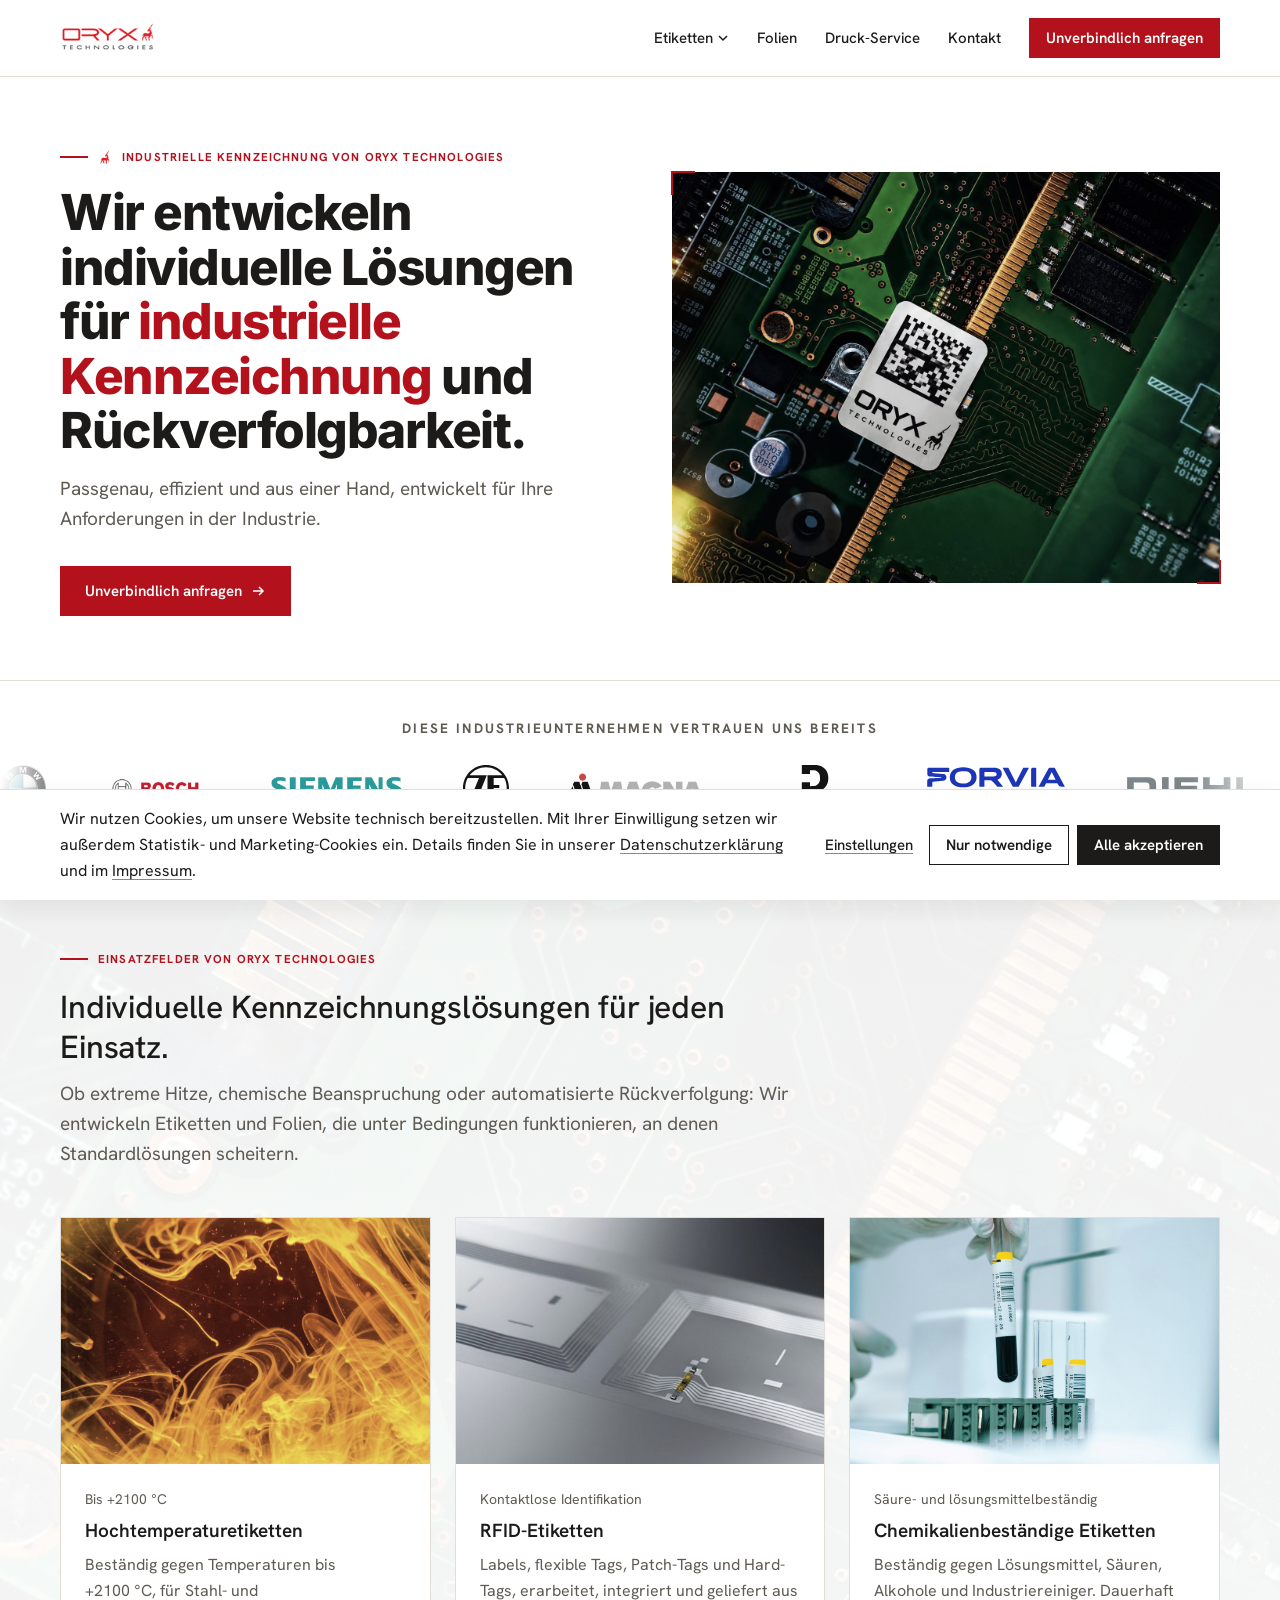
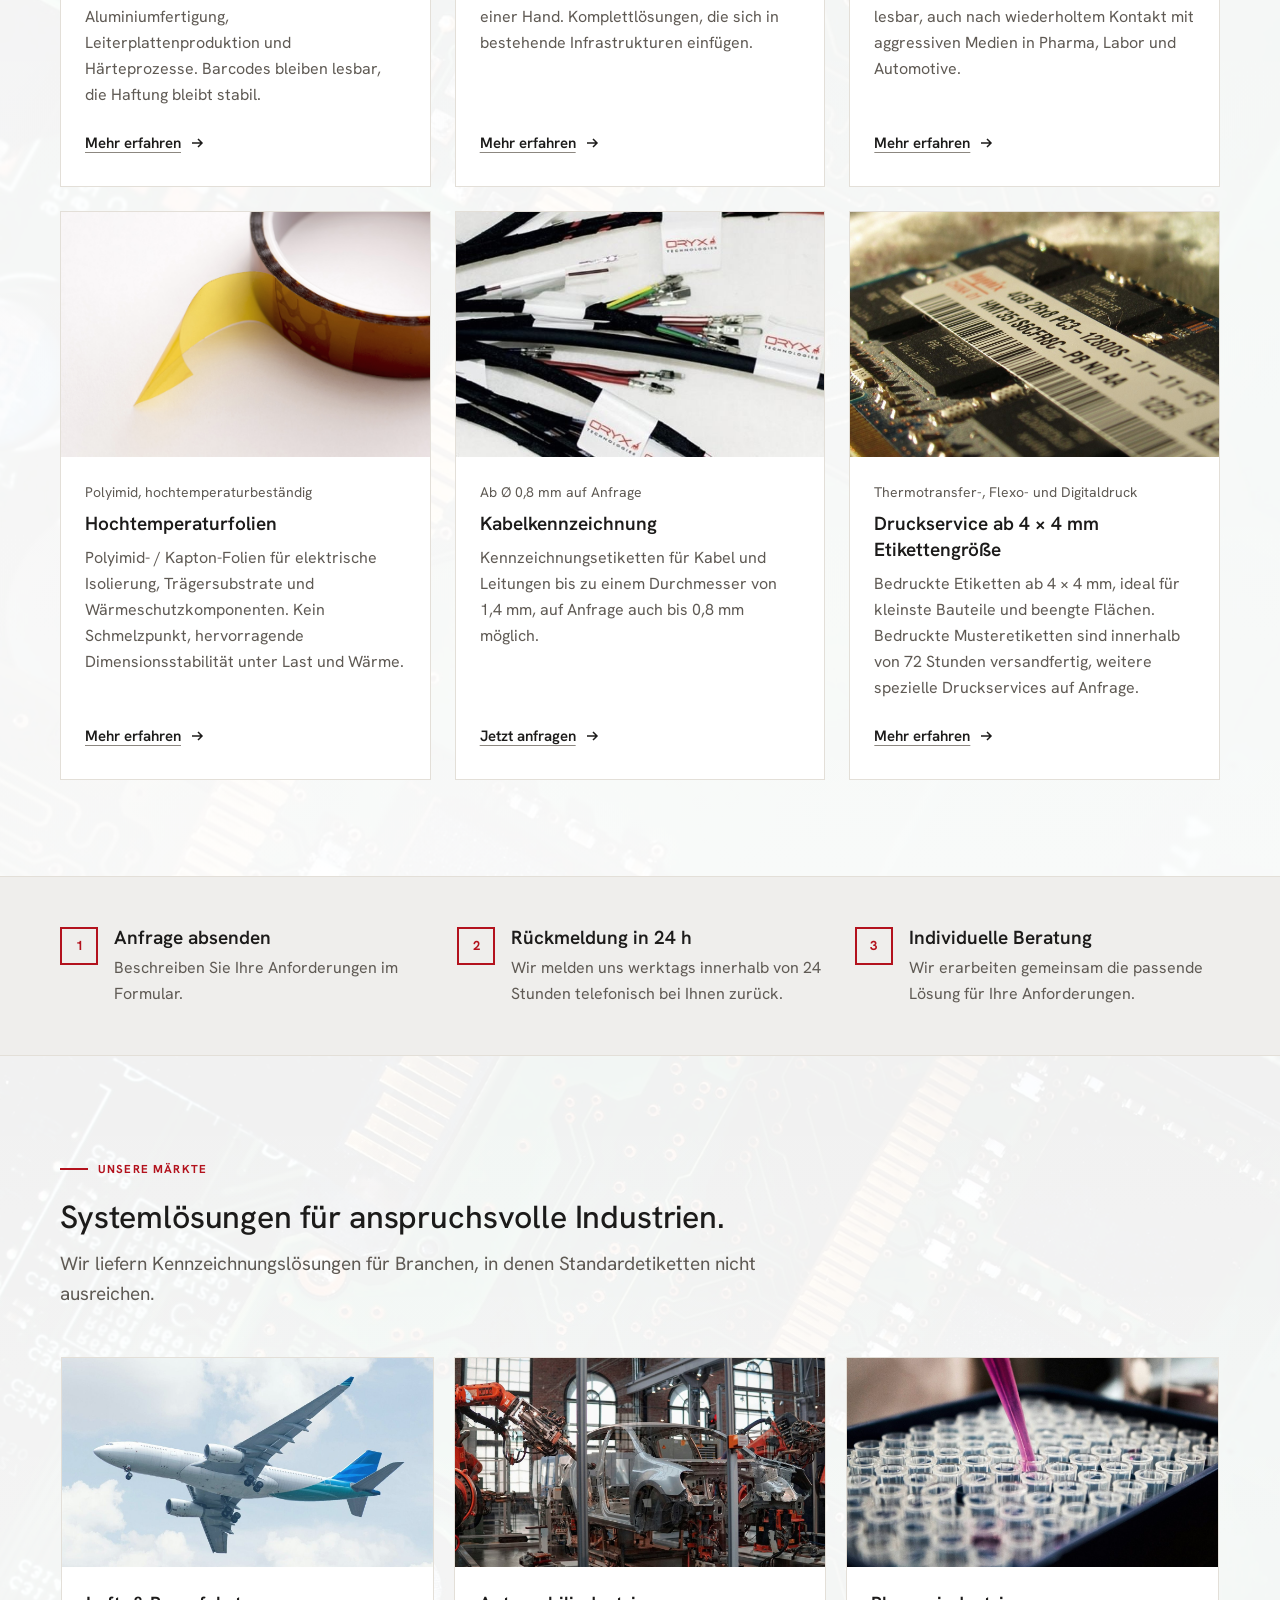
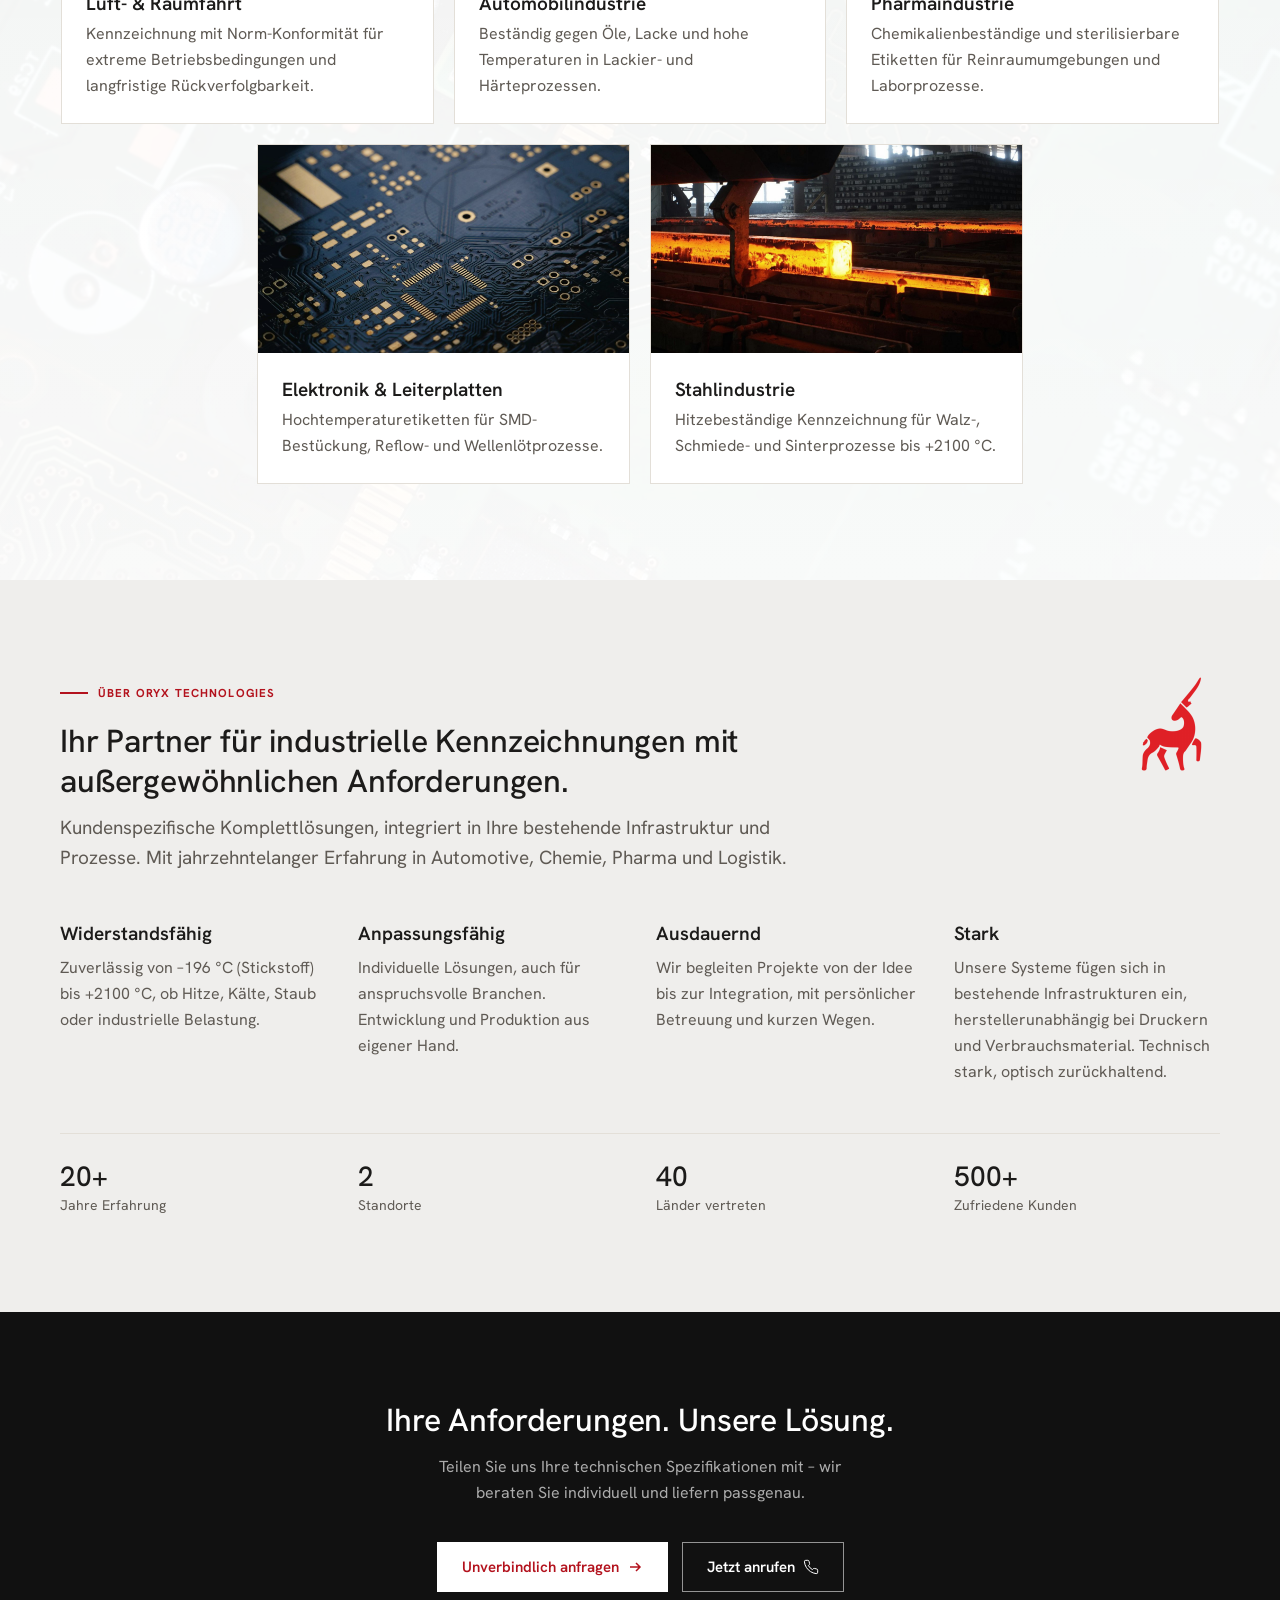
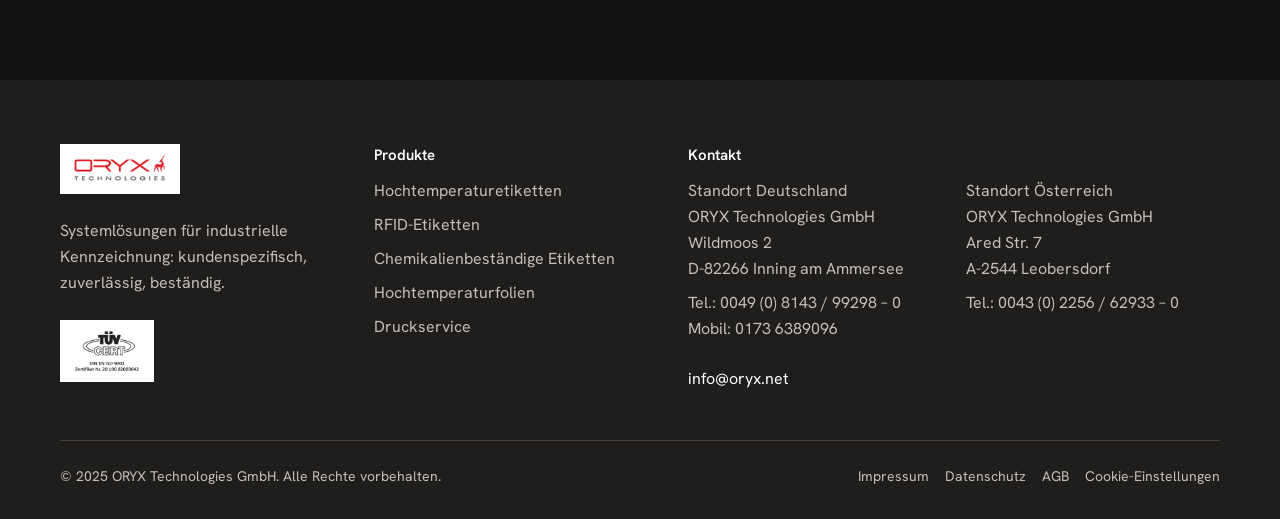
<file: index.html>
<!DOCTYPE html>
<html lang="de">
<head>
  <meta charset="UTF-8">
  <meta name="viewport" content="width=device-width, initial-scale=1.0">
  <!-- Google Consent Mode v2 — Standardwerte (verweigert), bis Einwilligung vorliegt -->
  <script>
    window.dataLayer = window.dataLayer || [];
    function gtag(){dataLayer.push(arguments);}
    gtag('consent', 'default', {
      ad_storage: 'denied',
      ad_user_data: 'denied',
      ad_personalization: 'denied',
      analytics_storage: 'denied',
      wait_for_update: 500
    });
  </script>
  <!-- Google Tag Manager -->
  <script>(function(w,d,s,l,i){w[l]=w[l]||[];w[l].push({'gtm.start':
  new Date().getTime(),event:'gtm.js'});var f=d.getElementsByTagName(s)[0],
  j=d.createElement(s),dl=l!='dataLayer'?'&l='+l:'';j.async=true;j.src=
  'https://www.googletagmanager.com/gtm.js?id='+i+dl;f.parentNode.insertBefore(j,f);
  })(window,document,'script','dataLayer','GTM-K99ZC7DT');</script>
  <!-- End Google Tag Manager -->
  <title>Industrielle Kennzeichnung und Etiketten | ORYX Technologies</title>
  <meta name="description" content="Hochtemperatur-, RFID- und chemikalienbeständige Etiketten sowie Hochtemperaturfolien für industrielle Kennzeichnung und Rückverfolgbarkeit. Beratung anfragen.">
  <link rel="canonical" href="https://www.etikettenloesungen.com/">
  <meta property="og:type" content="website">
  <meta property="og:site_name" content="ORYX Technologies">
  <meta property="og:locale" content="de_DE">
  <meta property="og:url" content="https://www.etikettenloesungen.com/">
  <meta property="og:title" content="Industrielle Kennzeichnung und Etiketten | ORYX Technologies">
  <meta property="og:description" content="Hochtemperatur-, RFID- und chemikalienbeständige Etiketten sowie Hochtemperaturfolien für industrielle Kennzeichnung und Rückverfolgbarkeit. Beratung anfragen.">
  <meta property="og:image" content="https://www.etikettenloesungen.com/img/produkte/etikett-leiterplatte.jpg">
  <meta name="twitter:card" content="summary_large_image">
  <meta name="twitter:title" content="Industrielle Kennzeichnung und Etiketten | ORYX Technologies">
  <meta name="twitter:description" content="Hochtemperatur-, RFID- und chemikalienbeständige Etiketten sowie Hochtemperaturfolien für industrielle Kennzeichnung und Rückverfolgbarkeit. Beratung anfragen.">
  <meta name="twitter:image" content="https://www.etikettenloesungen.com/img/produkte/etikett-leiterplatte.jpg">
  <link rel="icon" href="img/cropped-Fav-Icon-192x192.png">
  <link rel="preload" href="fonts/HankenGrotesk-latin-wght.woff2" as="font" type="font/woff2" crossorigin>
  <link rel="stylesheet" href="styles.css?v=47">
  <script type="application/ld+json">
  {
    "@context": "https://schema.org",
    "@type": "Organization",
    "name": "ORYX Technologies GmbH",
    "url": "https://www.etikettenloesungen.com/",
    "logo": "https://www.etikettenloesungen.com/img/Logo.png",
    "description": "Individuelle Lösungen für industrielle Kennzeichnung und Rückverfolgbarkeit – Hochtemperaturetiketten, RFID-Systeme, chemikalienbeständige Etiketten und Hochtemperaturfolien.",
    "sameAs": ["https://oryx.net/de/"],
    "address": [
      {
        "@type": "PostalAddress",
        "streetAddress": "Wildmoos 2",
        "postalCode": "82266",
        "addressLocality": "Inning am Ammersee",
        "addressCountry": "DE"
      },
      {
        "@type": "PostalAddress",
        "streetAddress": "Ared Str. 7",
        "postalCode": "2544",
        "addressLocality": "Leobersdorf",
        "addressCountry": "AT"
      }
    ],
    "contactPoint": [
      {
        "@type": "ContactPoint",
        "telephone": "+49-8143-99298-0",
        "contactType": "customer service",
        "email": "info@oryx.net",
        "areaServed": ["DE", "AT", "CH"],
        "availableLanguage": "German"
      }
    ]
  }
  </script>
</head>
<body>
<!-- Google Tag Manager (noscript) -->
<noscript><iframe src="https://www.googletagmanager.com/ns.html?id=GTM-K99ZC7DT"
height="0" width="0" style="display:none;visibility:hidden"></iframe></noscript>
<!-- End Google Tag Manager (noscript) -->

<nav class="nav" id="nav">
  <div class="nav-inner">
    <a href="/" class="nav-logo">
      <img src="img/Logo.png" alt="ORYX Technologies" onerror="this.style.display='none';this.nextElementSibling.style.display='inline'">
      <span class="nav-logo-fallback" style="display:none"><em>ORYX</em> TECHNOLOGIES</span>
    </a>
    <ul class="nav-links">
      <li class="nav-item">
        <button class="nav-link menu">Etiketten <svg width="12" height="12" viewBox="0 0 12 12" fill="none" aria-hidden="true"><path d="M2 4l4 4 4-4" stroke="currentColor" stroke-width="1.5"/></svg></button>
        <div class="dropdown menu">
          <a href="hochtemperatur-etiketten">Hochtemperaturetiketten</a>
          <a href="rfid-etiketten">RFID-Etiketten</a>
          <a href="chemikalienbestaendige-etiketten">Chemikalienbeständige Etiketten</a>
          <a href="/#kabelmarkierer">Kabelmarkierer</a>
        </div>
      </li>
      <li class="nav-item"><a href="hochtemperaturfolien" class="nav-link menu">Folien</a></li>
      <li class="nav-item"><a href="druck-service" class="nav-link menu">Druck-Service</a></li>
      <li class="nav-item"><a href="kontakt" class="nav-link menu">Kontakt</a></li>
    </ul>
    <a href="kontakt" class="btn btn-primary nav-cta action">Unverbindlich anfragen</a>
    <button class="nav-burger" aria-label="Menü öffnen"><span></span><span></span><span></span></button>
  </div>
</nav>

<div class="nav-mobile" id="nav-mobile">
  <button class="mobile-toggle nav-link">Etiketten <svg width="12" height="12" viewBox="0 0 12 12" fill="none" aria-hidden="true"><path d="M2 4l4 4 4-4" stroke="currentColor" stroke-width="1.5"/></svg></button>
  <div class="nav-mobile-sub">
    <a href="hochtemperatur-etiketten">Hochtemperaturetiketten</a>
    <a href="rfid-etiketten">RFID-Etiketten</a>
    <a href="chemikalienbestaendige-etiketten">Chemikalienbeständige Etiketten</a>
    <a href="/#kabelmarkierer">Kabelmarkierer</a>
  </div>
  <a href="hochtemperaturfolien">Hochtemperaturfolien</a>
  <a href="druck-service">Druck-Service</a>
  <a href="kontakt">Kontakt</a>
  <a href="kontakt" class="btn btn-primary action">Unverbindlich anfragen</a>
</div>

<section class="hero">
  <div class="hero-inner">
    <div>
      <span class="eyebrow"><img src="img/cropped-Fav-Icon-192x192.png" alt="" class="eyebrow-logo">Industrielle Kennzeichnung von ORYX Technologies</span>
      <h1 class="display">Wir entwickeln individuelle Lösungen für <span class="hl">industrielle Kennzeichnung</span> und Rückverfolgbarkeit.</h1>
      <p class="hero-desc lead">Passgenau, effizient und aus einer Hand, entwickelt für Ihre Anforderungen in der Industrie.</p>
      <div class="hero-actions"><a href="kontakt" class="btn btn-primary action">Unverbindlich anfragen <svg width="16" height="16" viewBox="0 0 16 16" fill="none" aria-hidden="true"><path d="M3 8h10M9 4l4 4-4 4" stroke="currentColor" stroke-width="1.5"/></svg></a></div>
    </div>
    <div class="hero-media"><img src="img/produkte/etikett-leiterplatte.jpg" alt="ORYX-Etikett mit Data-Matrix-Code auf einer Leiterplatte" loading="eager"></div>
  </div>
</section>

<div class="logo-marquee">
  <div class="logo-marquee-label">Diese Industrieunternehmen vertrauen uns bereits</div>
  <div class="logo-viewport"><div class="logo-track"><div class="logo-item"><img src="img/Kunden/BMW.svg" alt="BMW"></div><div class="logo-item"><img src="img/Kunden/Bosch-logotype.svg.webp" alt="Bosch"></div><div class="logo-item"><img src="img/Kunden/Siemens-logo.svg.webp" alt="Siemens"></div><div class="logo-item"><img src="img/Kunden/ZF_logo_STD_Blue_3CC.svg" alt="ZF"></div><div class="logo-item"><img src="img/Kunden/Magna_logo.svg.webp" alt="Magna"></div><div class="logo-item"><img src="img/Kunden/DRÄXLMAIER_Group_Logo.svg" alt="Dräxlmaier Group"></div><div class="logo-item"><img src="img/Kunden/Faurecia_logo.svg" alt="Forvia Faurecia"></div><div class="logo-item"><img src="img/Kunden/Diehl_Logo.svg" alt="Diehl"></div><div class="logo-item"><img src="img/Kunden/Krauss-Maffei_logo.svg.webp" alt="KraussMaffei"></div><div class="logo-item"><img src="img/Kunden/SEW_LOGO.svg" alt="SEW-EURODRIVE"></div><div class="logo-item"><img src="img/Kunden/Philips_logo_new.svg.webp" alt="Philips"></div><div class="logo-item"><img src="img/Kunden/Fronius-logo.png" alt="Fronius"></div><div class="logo-item"><img src="img/Kunden/Ruag_MRO_Holding_Logo.svg.webp" alt="RUAG MRO Holding"></div><div class="logo-item"><img src="img/Kunden/Logo_TQ-Systems.svg.webp" alt="TQ-Systems"></div><div class="logo-item"><img src="img/Kunden/Logo_Kroschu_Group.jpg" alt="Kromberg &amp; Schubert"></div><div class="logo-item"><img src="img/Kunden/BECOM-logo.png" alt="BECOM"></div><div class="logo-item"><img src="img/Kunden/YF_logo_AI_8_-_Yanfeng.png" alt="Yanfeng"></div><div class="logo-item" aria-hidden="true"><img src="img/Kunden/BMW.svg" alt=""></div><div class="logo-item" aria-hidden="true"><img src="img/Kunden/Bosch-logotype.svg.webp" alt=""></div><div class="logo-item" aria-hidden="true"><img src="img/Kunden/Siemens-logo.svg.webp" alt=""></div><div class="logo-item" aria-hidden="true"><img src="img/Kunden/ZF_logo_STD_Blue_3CC.svg" alt=""></div><div class="logo-item" aria-hidden="true"><img src="img/Kunden/Magna_logo.svg.webp" alt=""></div><div class="logo-item" aria-hidden="true"><img src="img/Kunden/DRÄXLMAIER_Group_Logo.svg" alt=""></div><div class="logo-item" aria-hidden="true"><img src="img/Kunden/Faurecia_logo.svg" alt=""></div><div class="logo-item" aria-hidden="true"><img src="img/Kunden/Diehl_Logo.svg" alt=""></div><div class="logo-item" aria-hidden="true"><img src="img/Kunden/Krauss-Maffei_logo.svg.webp" alt=""></div><div class="logo-item" aria-hidden="true"><img src="img/Kunden/SEW_LOGO.svg" alt=""></div><div class="logo-item" aria-hidden="true"><img src="img/Kunden/Philips_logo_new.svg.webp" alt=""></div><div class="logo-item" aria-hidden="true"><img src="img/Kunden/Fronius-logo.png" alt=""></div><div class="logo-item" aria-hidden="true"><img src="img/Kunden/Ruag_MRO_Holding_Logo.svg.webp" alt=""></div><div class="logo-item" aria-hidden="true"><img src="img/Kunden/Logo_TQ-Systems.svg.webp" alt=""></div><div class="logo-item" aria-hidden="true"><img src="img/Kunden/Logo_Kroschu_Group.jpg" alt=""></div><div class="logo-item" aria-hidden="true"><img src="img/Kunden/BECOM-logo.png" alt=""></div><div class="logo-item" aria-hidden="true"><img src="img/Kunden/YF_logo_AI_8_-_Yanfeng.png" alt=""></div></div></div>
</div>

<section class="section bg-board" id="produkte"><div class="container"><div class="s-head"><span class="eyebrow">Einsatzfelder von ORYX Technologies</span><h2 class="heading">Individuelle Kennzeichnungslösungen für jeden Einsatz.</h2><p class="lead">Ob extreme Hitze, chemische Beanspruchung oder automatisierte Rückverfolgung: Wir entwickeln Etiketten und Folien, die unter Bedingungen funktionieren, an denen Standardlösungen scheitern.</p></div>
    <div class="products-grid">
      <a href="hochtemperatur-etiketten" class="pcard">
        <div class="pcard-img photo--strong"><img src="img/produkte/hochtemperaturetiketten.jpg" alt="Hochtemperaturetiketten" loading="lazy"></div>
        <div class="pcard-body">
          <div class="pcard-tag small">Bis +2100&nbsp;°C</div>
          <h3 class="title">Hochtemperaturetiketten</h3>
          <p class="body">Beständig gegen Temperaturen bis +2100&nbsp;°C, für Stahl- und Aluminiumfertigung, Leiterplattenproduktion und Härteprozesse. Barcodes bleiben lesbar, die Haftung bleibt stabil.</p>
          <span class="link-arrow action">Mehr erfahren <svg width="16" height="16" viewBox="0 0 16 16" fill="none" aria-hidden="true"><path d="M3 8h10M9 4l4 4-4 4" stroke="currentColor" stroke-width="1.5"/></svg></span>
        </div>
      </a>
      <a href="rfid-etiketten" class="pcard">
        <div class="pcard-img"><img src="img/produkte/rfid.jpg" alt="RFID-Etiketten" loading="lazy"></div>
        <div class="pcard-body">
          <div class="pcard-tag small">Kontaktlose Identifikation</div>
          <h3 class="title">RFID-Etiketten</h3>
          <p class="body">Labels, flexible Tags, Patch-Tags und Hard-Tags, erarbeitet, integriert und geliefert aus einer Hand. Komplettlösungen, die sich in bestehende Infrastrukturen einfügen.</p>
          <span class="link-arrow action">Mehr erfahren <svg width="16" height="16" viewBox="0 0 16 16" fill="none" aria-hidden="true"><path d="M3 8h10M9 4l4 4-4 4" stroke="currentColor" stroke-width="1.5"/></svg></span>
        </div>
      </a>
      <a href="chemikalienbestaendige-etiketten" class="pcard">
        <div class="pcard-img"><img src="img/produkte/chemikalienbestaendig.jpg" alt="Chemikalienbeständige Etiketten" loading="lazy"></div>
        <div class="pcard-body">
          <div class="pcard-tag small">Säure- und lösungsmittelbeständig</div>
          <h3 class="title">Chemikalienbeständige Etiketten</h3>
          <p class="body">Beständig gegen Lösungsmittel, Säuren, Alkohole und Industriereiniger. Dauerhaft lesbar, auch nach wiederholtem Kontakt mit aggressiven Medien in Pharma, Labor und Automotive.</p>
          <span class="link-arrow action">Mehr erfahren <svg width="16" height="16" viewBox="0 0 16 16" fill="none" aria-hidden="true"><path d="M3 8h10M9 4l4 4-4 4" stroke="currentColor" stroke-width="1.5"/></svg></span>
        </div>
      </a>
      <a href="hochtemperaturfolien" class="pcard">
        <div class="pcard-img"><img src="img/Kapton.jpg" alt="Polyimid- / Kapton-Folie auf der Rolle" loading="lazy"></div>
        <div class="pcard-body">
          <div class="pcard-tag small">Polyimid, hochtemperaturbeständig</div>
          <h3 class="title">Hochtemperaturfolien</h3>
          <p class="body">Polyimid- / Kapton-Folien für elektrische Isolierung, Trägersubstrate und Wärmeschutzkomponenten. Kein Schmelzpunkt, hervorragende Dimensionsstabilität unter Last und Wärme.</p>
          <span class="link-arrow action">Mehr erfahren <svg width="16" height="16" viewBox="0 0 16 16" fill="none" aria-hidden="true"><path d="M3 8h10M9 4l4 4-4 4" stroke="currentColor" stroke-width="1.5"/></svg></span>
        </div>
      </a>
      <a href="kontakt?produkt=kabelkennzeichnung" class="pcard" id="kabelmarkierer">
        <div class="pcard-img"><img src="img/produkte/kabelkennzeichnung.jpg" alt="Kabelkennzeichnung" loading="lazy"></div>
        <div class="pcard-body">
          <div class="pcard-tag small">Ab Ø&nbsp;0,8&nbsp;mm auf Anfrage</div>
          <h3 class="title">Kabelkennzeichnung</h3>
          <p class="body">Kennzeichnungsetiketten für Kabel und Leitungen bis zu einem Durchmesser von 1,4&nbsp;mm, auf Anfrage auch bis 0,8&nbsp;mm möglich.</p>
          <span class="link-arrow action">Jetzt anfragen <svg width="16" height="16" viewBox="0 0 16 16" fill="none" aria-hidden="true"><path d="M3 8h10M9 4l4 4-4 4" stroke="currentColor" stroke-width="1.5"/></svg></span>
        </div>
      </a>
      <a href="druck-service" class="pcard">
        <div class="pcard-img"><img src="img/produkte/druckservice.jpg" alt="Kleinstetiketten im Druckservice" loading="lazy"></div>
        <div class="pcard-body">
          <div class="pcard-tag small">Thermotransfer-, Flexo- und Digitaldruck</div>
          <h3 class="title">Druckservice ab 4&nbsp;×&nbsp;4&nbsp;mm Etikettengröße</h3>
          <p class="body">Bedruckte Etiketten ab 4&nbsp;×&nbsp;4&nbsp;mm, ideal für kleinste Bauteile und beengte Flächen. Bedruckte Musteretiketten sind innerhalb von 72 Stunden versandfertig, weitere spezielle Druckservices auf Anfrage.</p>
          <span class="link-arrow action">Mehr erfahren <svg width="16" height="16" viewBox="0 0 16 16" fill="none" aria-hidden="true"><path d="M3 8h10M9 4l4 4-4 4" stroke="currentColor" stroke-width="1.5"/></svg></span>
        </div>
      </a>
    </div>
</div></section>

<div class="process-strip"><div class="process-inner">
  <div class="process-step"><div class="p-num action">1</div><div class="p-body"><h3 class="title">Anfrage absenden</h3><p class="body">Beschreiben Sie Ihre Anforderungen im Formular.</p></div></div>
  <div class="process-step"><div class="p-num action">2</div><div class="p-body"><h3 class="title">Rückmeldung in 24&nbsp;h</h3><p class="body">Wir melden uns werktags innerhalb von 24 Stunden telefonisch bei Ihnen zurück.</p></div></div>
  <div class="process-step"><div class="p-num action">3</div><div class="p-body"><h3 class="title">Individuelle Beratung</h3><p class="body">Wir erarbeiten gemeinsam die passende Lösung für Ihre Anforderungen.</p></div></div>
</div></div>

<section class="section bg-board" id="branchen"><div class="container"><div class="s-head"><span class="eyebrow">Unsere Märkte</span><h2 class="heading">Systemlösungen für anspruchsvolle Industrien.</h2><p class="lead">Wir liefern Kennzeichnungslösungen für Branchen, in denen Standardetiketten nicht ausreichen.</p></div><div class="ind-grid"><div class="ind-item"><div class="ind-img"><img src="img/branchen/luft-raumfahrt.jpg" alt="Flugzeug im Flug" loading="lazy"></div><div class="ind-body"><h3 class="title">Luft- &amp; Raumfahrt</h3><p class="body">Kennzeichnung mit Norm-Konformität für extreme Betriebsbedingungen und langfristige Rückverfolgbarkeit.</p></div></div><div class="ind-item"><div class="ind-img"><img src="img/branchen/automobil.jpg" alt="Roboter in der Automobilfertigung" loading="lazy"></div><div class="ind-body"><h3 class="title">Automobilindustrie</h3><p class="body">Beständig gegen Öle, Lacke und hohe Temperaturen in Lackier- und Härteprozessen.</p></div></div><div class="ind-item"><div class="ind-img"><img src="img/branchen/pharma.jpg" alt="Glasfläschchen im Labor" loading="lazy"></div><div class="ind-body"><h3 class="title">Pharmaindustrie</h3><p class="body">Chemikalienbeständige und sterilisierbare Etiketten für Reinraumumgebungen und Laborprozesse.</p></div></div><div class="ind-item"><div class="ind-img"><img src="img/branchen/elektronik.jpg" alt="Leiterplatte" loading="lazy"></div><div class="ind-body"><h3 class="title">Elektronik &amp; Leiterplatten</h3><p class="body">Hochtemperaturetiketten für SMD-Bestückung, Reflow- und Wellenlötprozesse.</p></div></div><div class="ind-item"><div class="ind-img"><img src="img/branchen/stahl.jpg" alt="Glühender Stahl" loading="lazy"></div><div class="ind-body"><h3 class="title">Stahlindustrie</h3><p class="body">Hitzebeständige Kennzeichnung für Walz-, Schmiede- und Sinterprozesse bis +2100&nbsp;°C.</p></div></div></div></div></section>

<section class="section-alt"><div class="container">
  <div class="about-head">
    <div class="s-head"><span class="eyebrow">Über ORYX Technologies</span><h2 class="heading">Ihr Partner für industrielle Kennzeichnungen mit außergewöhnlichen Anforderungen.</h2><p class="lead">Kundenspezifische Komplettlösungen, integriert in Ihre bestehende Infrastruktur und Prozesse. Mit jahrzehntelanger Erfahrung in Automotive, Chemie, Pharma und Logistik.</p></div>
    <img class="about-mark" src="img/cropped-Fav-Icon-192x192.png" alt="">
  </div>
  <div class="values-grid">
    <div class="value-item"><h3 class="title">Widerstandsfähig</h3><p class="body">Zuverlässig von –196&nbsp;°C (Stickstoff) bis +2100&nbsp;°C, ob Hitze, Kälte, Staub oder industrielle Belastung.</p></div>
    <div class="value-item"><h3 class="title">Anpassungsfähig</h3><p class="body">Individuelle Lösungen, auch für anspruchsvolle Branchen. Entwicklung und Produktion aus eigener Hand.</p></div>
    <div class="value-item"><h3 class="title">Ausdauernd</h3><p class="body">Wir begleiten Projekte von der Idee bis zur Integration, mit persönlicher Betreuung und kurzen Wegen.</p></div>
    <div class="value-item"><h3 class="title">Stark</h3><p class="body">Unsere Systeme fügen sich in bestehende Infrastrukturen ein, herstellerunabhängig bei Druckern und Verbrauchsmaterial. Technisch stark, optisch zurückhaltend.</p></div>
  </div>
  <div class="stats-row">
    <div><div class="stat">20+</div><div class="stat-label small">Jahre Erfahrung</div></div>
    <div><div class="stat">2</div><div class="stat-label small">Standorte</div></div>
    <div><div class="stat">40</div><div class="stat-label small">Länder vertreten</div></div>
    <div><div class="stat">500+</div><div class="stat-label small">Zufriedene Kunden</div></div>
  </div>
</div></section>

<section class="cta-banner">
  <div class="container">
    <div>
      <h2 class="heading">Ihre Anforderungen. Unsere Lösung.</h2>
      <p>Teilen Sie uns Ihre technischen Spezifikationen mit – wir beraten Sie individuell und liefern passgenau.</p>
      <div class="cta-actions">
        <a href="kontakt" class="btn btn-white action">Unverbindlich anfragen <svg width="16" height="16" viewBox="0 0 16 16" fill="none" aria-hidden="true"><path d="M3 8h10M9 4l4 4-4 4" stroke="currentColor" stroke-width="1.5"/></svg></a>
        <a href="tel:+491736389096" class="btn btn-outline-white action">Jetzt anrufen <svg width="16" height="16" viewBox="0 0 24 24" fill="none" stroke="currentColor" stroke-width="1.5" aria-hidden="true"><path d="M22 16.92v3a2 2 0 01-2.18 2 19.79 19.79 0 01-8.63-3.07 19.5 19.5 0 01-6-6 19.79 19.79 0 01-3.07-8.67A2 2 0 014.11 2h3a2 2 0 012 1.72c.13.96.36 1.9.7 2.81a2 2 0 01-.45 2.11L8.09 9.91a16 16 0 006 6l1.27-1.27a2 2 0 012.11-.45c.91.34 1.85.57 2.81.7A2 2 0 0122 16.92z"/></svg></a>
      </div>
    </div>
  </div>
</section>

<footer class="footer body">
  <div class="footer-top">
    <div class="f-brand">
      <a href="/" class="f-logo"><img src="img/Logo.png" alt="ORYX Technologies"></a>
      <p>Systemlösungen für industrielle Kennzeichnung: kundenspezifisch, zuverlässig, beständig.</p>
      <div class="f-cert"><img src="img/tv-cert-iso-logo-rand.jpg" alt="TÜV CERT, DIN EN ISO 9001 zertifiziert"></div>
    </div>
    <div class="f-col">
      <h2 class="label">Produkte</h2>
      <a href="hochtemperatur-etiketten">Hochtemperaturetiketten</a>
      <a href="rfid-etiketten">RFID-Etiketten</a>
      <a href="chemikalienbestaendige-etiketten">Chemikalienbeständige Etiketten</a>
      <a href="hochtemperaturfolien">Hochtemperaturfolien</a>
      <a href="druck-service">Druckservice</a>
    </div>
    <div class="f-contact">
      <h2 class="label">Kontakt</h2>
      <div class="f-contact-grid">
        <div class="f-loc"><p>Standort Deutschland<br>ORYX Technologies GmbH<br>Wildmoos 2<br>D-82266 Inning am Ammersee</p><p>Tel.: 0049 (0) 8143 / 99298 – 0<br>Mobil: 0173 6389096</p></div>
        <div class="f-loc"><p>Standort Österreich<br>ORYX Technologies GmbH<br>Ared Str. 7<br>A-2544 Leobersdorf</p><p>Tel.: 0043 (0) 2256 / 62933 – 0</p></div>
      </div>
      <p class="f-mail"><a href="mailto:info@oryx.net">info@oryx.net</a></p>
    </div>
  </div>
  <div class="footer-bottom small">
    <p>© 2025 ORYX Technologies GmbH. Alle Rechte vorbehalten.</p>
    <div class="footer-legal"><a href="impressum">Impressum</a><a href="datenschutz">Datenschutz</a><a href="agb">AGB</a><button type="button" data-cc-open>Cookie-Einstellungen</button></div>
  </div>
</footer>

<script src="main.js?v=4"></script>
<script src="cookie-consent.js?v=2"></script>
</body>
</html>
</file>
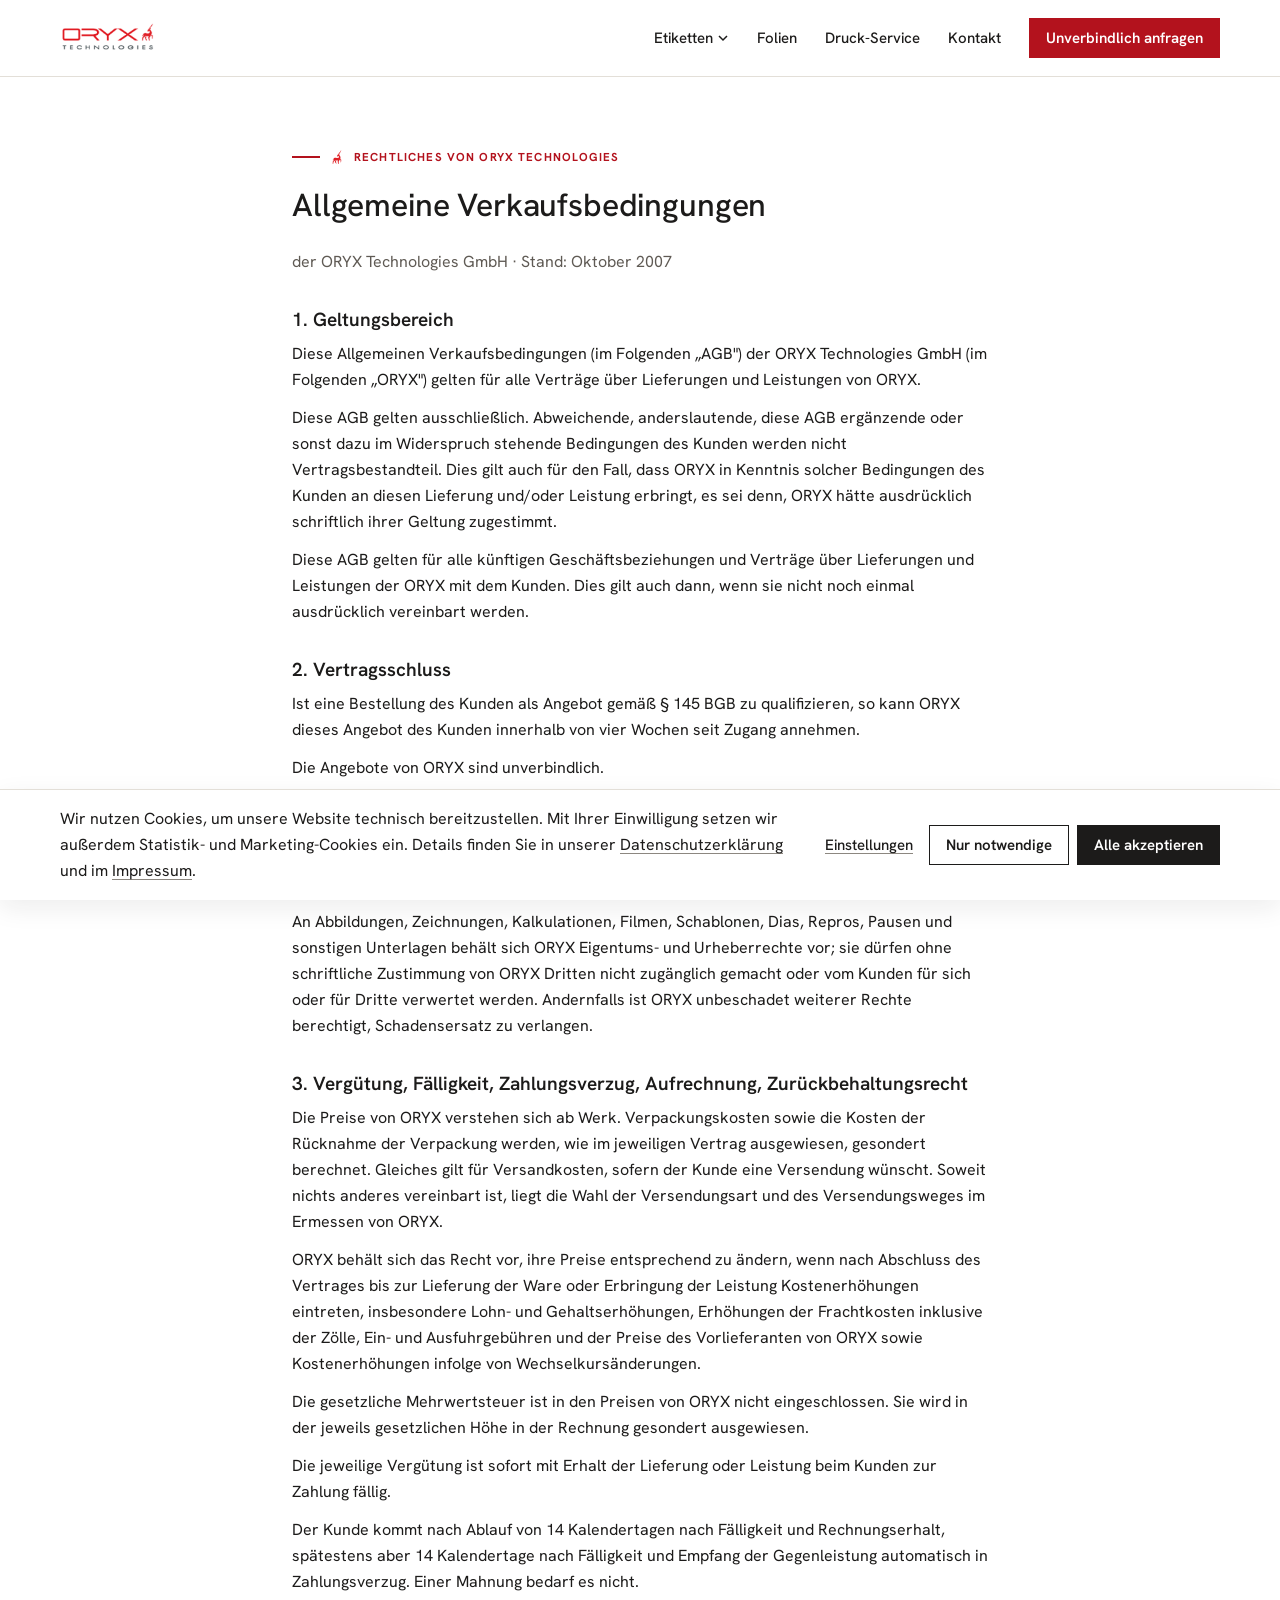
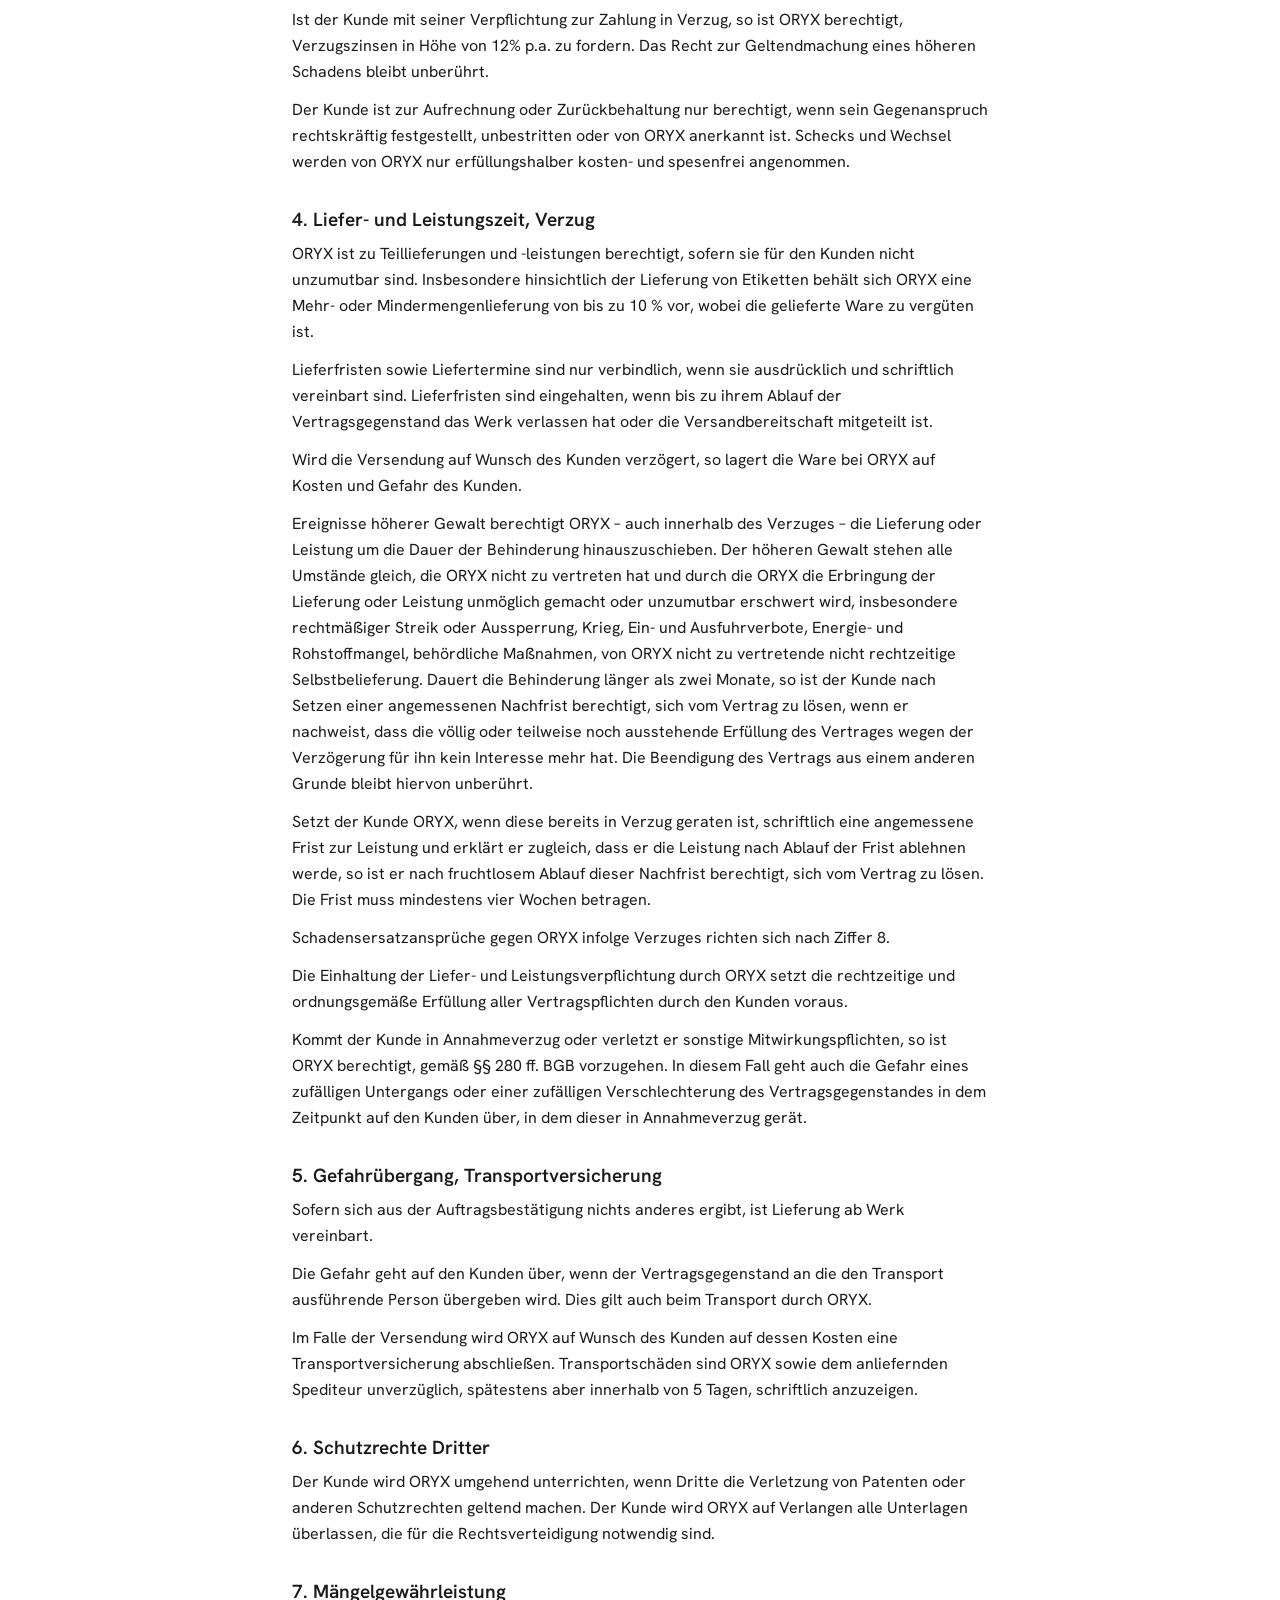
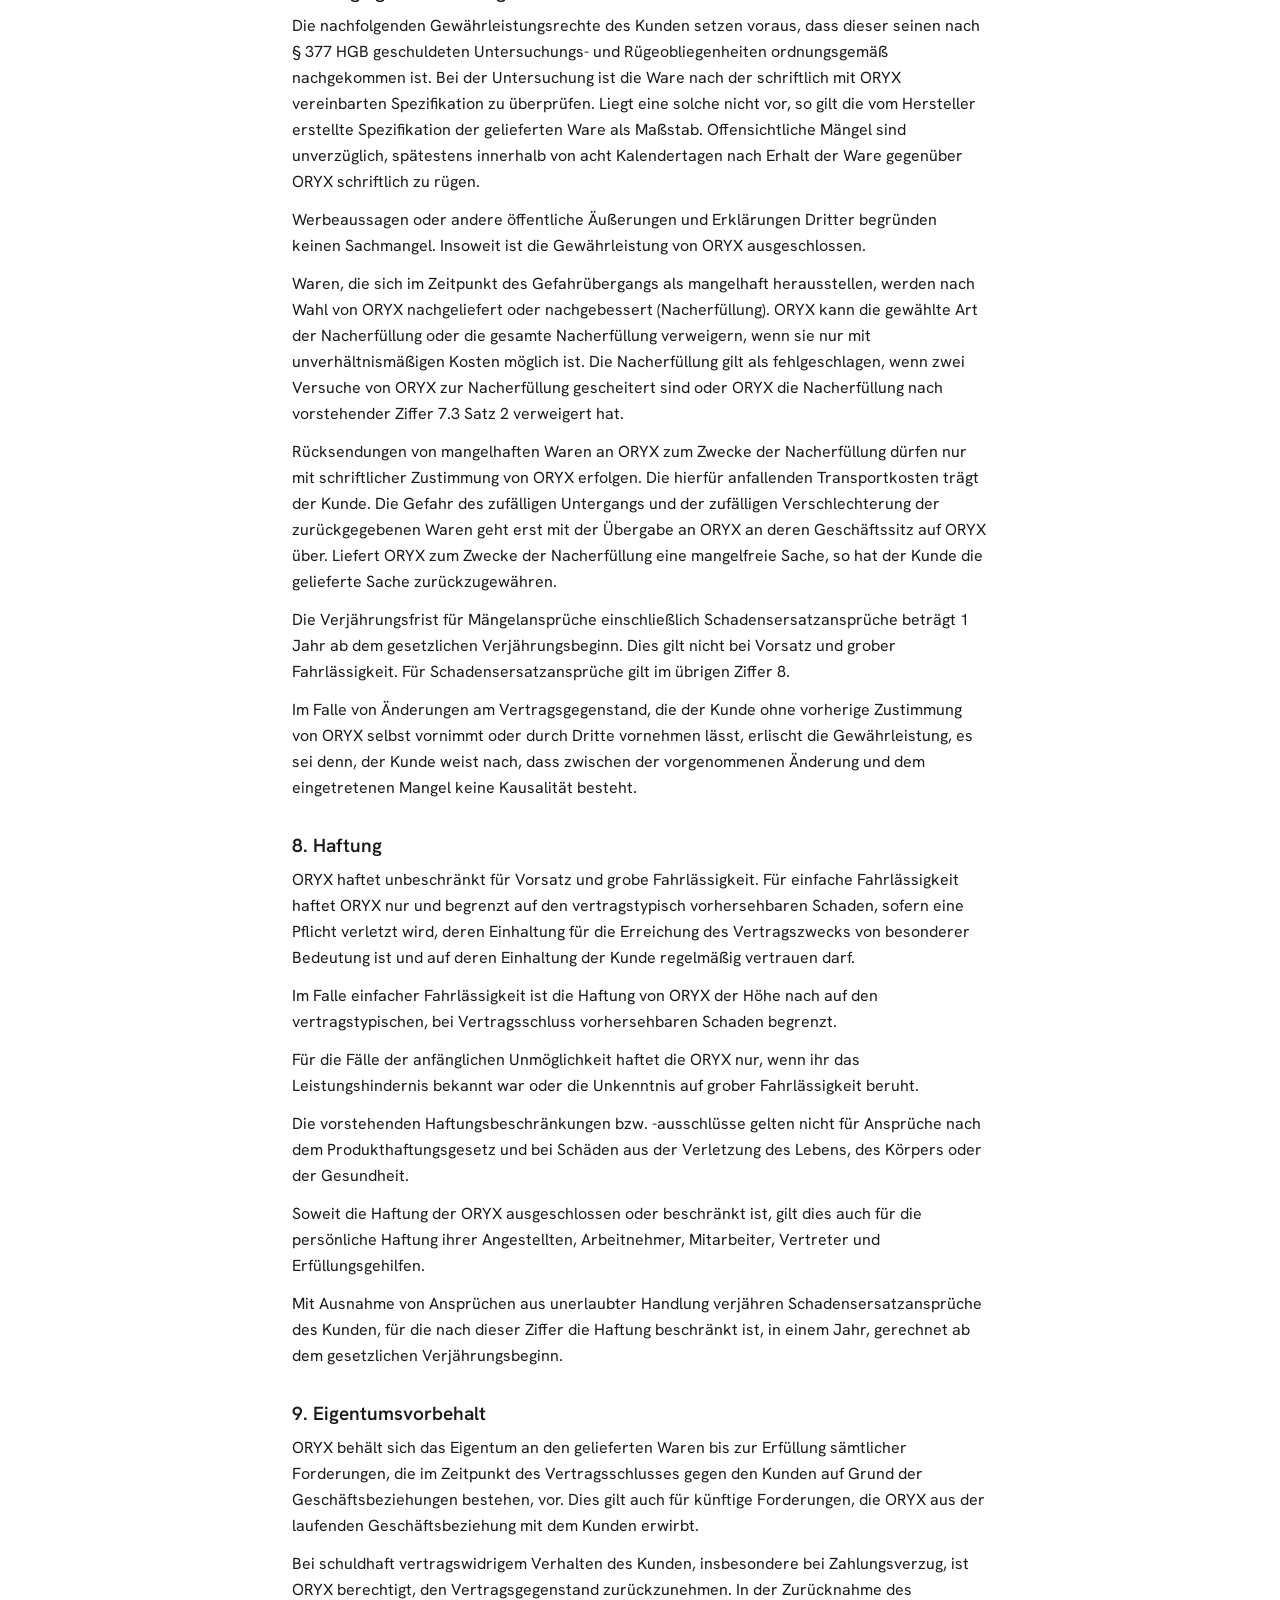
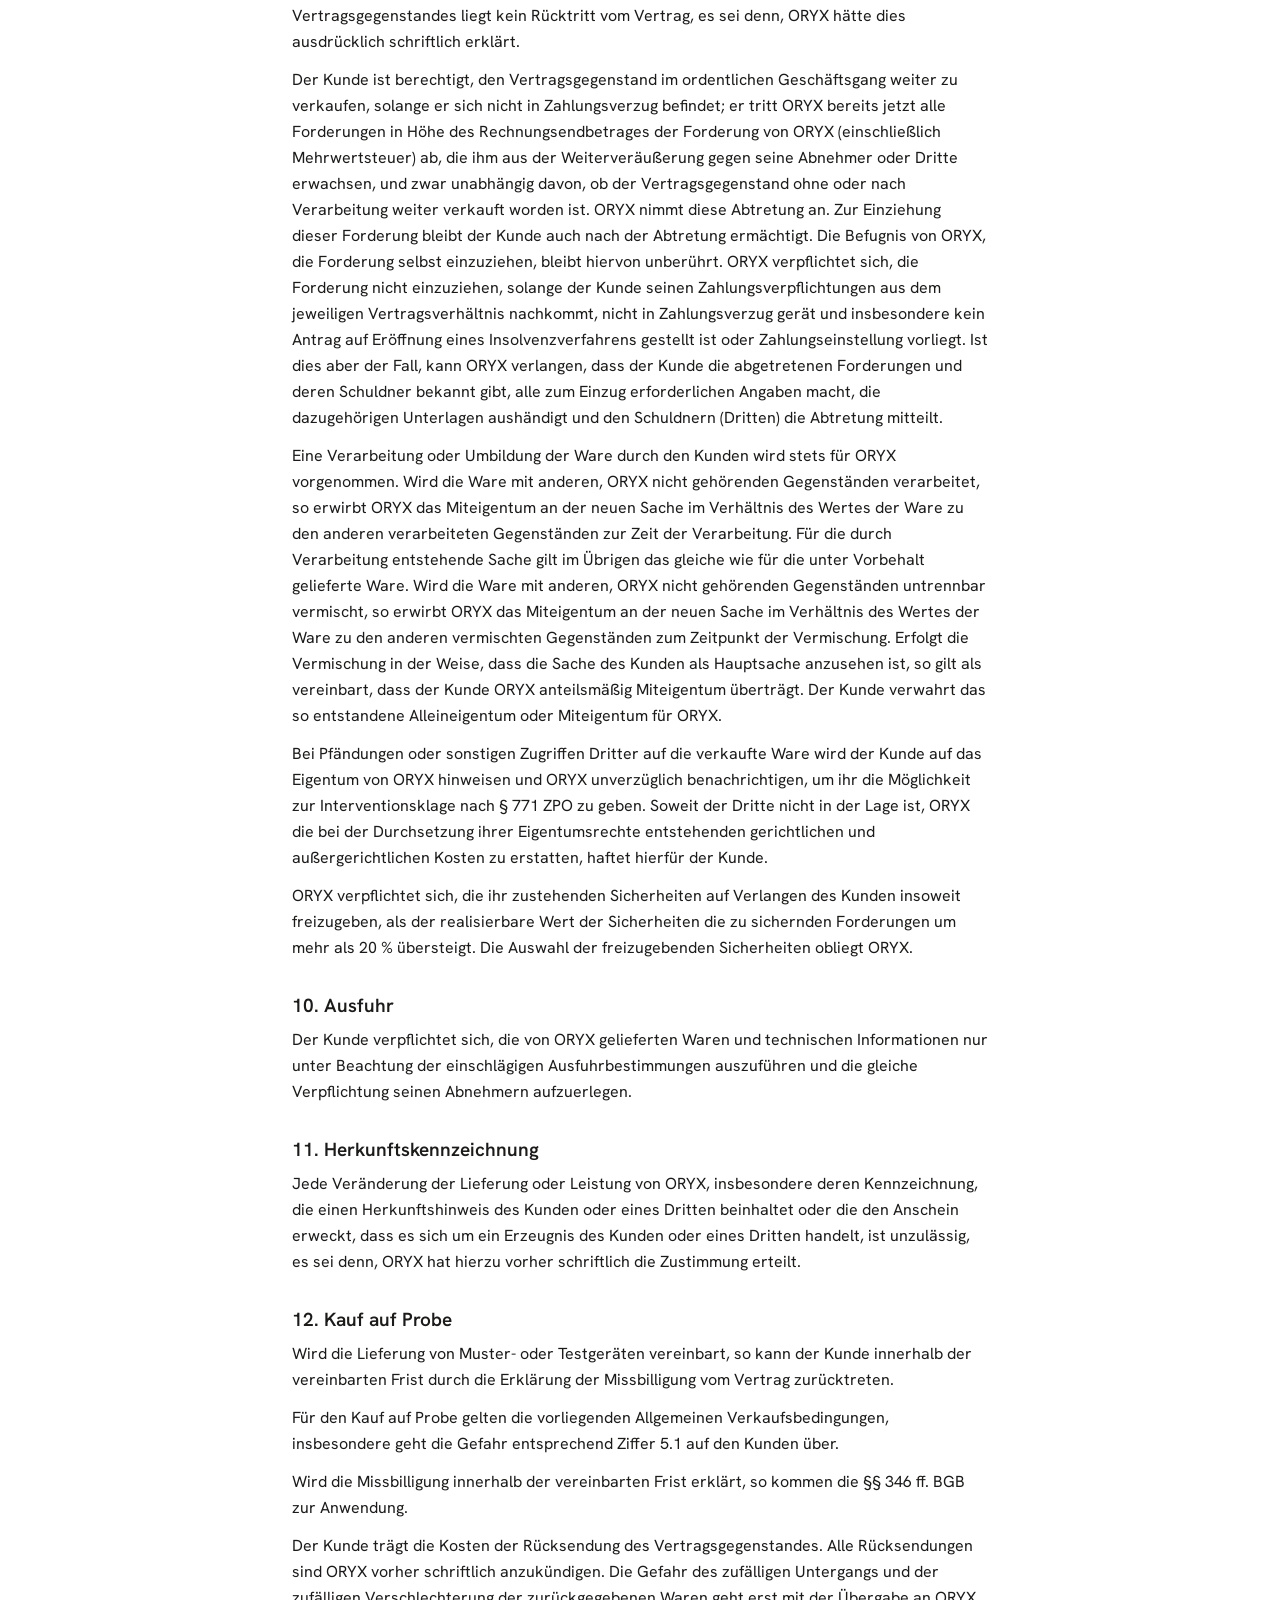
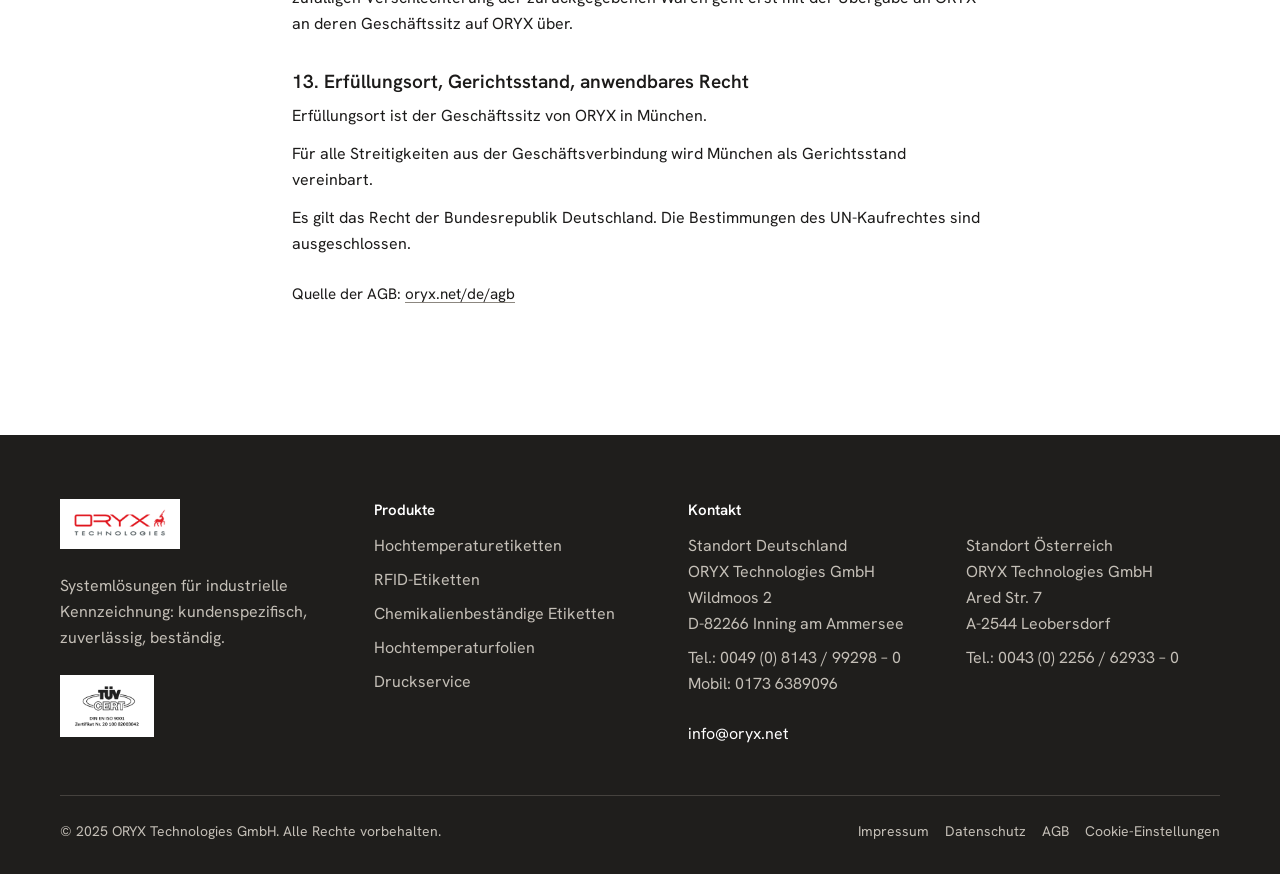
<file: agb.html>
<!DOCTYPE html>
<html lang="de">
<head>
  <meta charset="UTF-8">
  <meta name="viewport" content="width=device-width, initial-scale=1.0">
  <!-- Google Consent Mode v2 — Standardwerte (verweigert), bis Einwilligung vorliegt -->
  <script>
    window.dataLayer = window.dataLayer || [];
    function gtag(){dataLayer.push(arguments);}
    gtag('consent', 'default', {
      ad_storage: 'denied',
      ad_user_data: 'denied',
      ad_personalization: 'denied',
      analytics_storage: 'denied',
      wait_for_update: 500
    });
  </script>
  <!-- Google Tag Manager -->
  <script>(function(w,d,s,l,i){w[l]=w[l]||[];w[l].push({'gtm.start':
  new Date().getTime(),event:'gtm.js'});var f=d.getElementsByTagName(s)[0],
  j=d.createElement(s),dl=l!='dataLayer'?'&l='+l:'';j.async=true;j.src=
  'https://www.googletagmanager.com/gtm.js?id='+i+dl;f.parentNode.insertBefore(j,f);
  })(window,document,'script','dataLayer','GTM-K99ZC7DT');</script>
  <!-- End Google Tag Manager -->
  <title>Allgemeine Verkaufsbedingungen (AGB) – ORYX Technologies GmbH</title>
  <meta name="description" content="Allgemeine Verkaufsbedingungen der ORYX Technologies GmbH.">
  <meta name="robots" content="noindex">
  <link rel="canonical" href="https://www.etikettenloesungen.com/agb">
  <link rel="icon" href="img/cropped-Fav-Icon-192x192.png">
  <link rel="preload" href="fonts/HankenGrotesk-latin-wght.woff2" as="font" type="font/woff2" crossorigin>
  <link rel="stylesheet" href="styles.css?v=47">
</head>
<body>
<!-- Google Tag Manager (noscript) -->
<noscript><iframe src="https://www.googletagmanager.com/ns.html?id=GTM-K99ZC7DT"
height="0" width="0" style="display:none;visibility:hidden"></iframe></noscript>
<!-- End Google Tag Manager (noscript) -->

<nav class="nav" id="nav">
  <div class="nav-inner">
    <a href="/" class="nav-logo">
      <img src="img/Logo.png" alt="ORYX Technologies" onerror="this.style.display='none';this.nextElementSibling.style.display='inline'">
      <span class="nav-logo-fallback" style="display:none"><em>ORYX</em> TECHNOLOGIES</span>
    </a>
    <ul class="nav-links">
      <li class="nav-item">
        <button class="nav-link menu">Etiketten <svg width="12" height="12" viewBox="0 0 12 12" fill="none" aria-hidden="true"><path d="M2 4l4 4 4-4" stroke="currentColor" stroke-width="1.5"/></svg></button>
        <div class="dropdown menu">
          <a href="hochtemperatur-etiketten">Hochtemperaturetiketten</a>
          <a href="rfid-etiketten">RFID-Etiketten</a>
          <a href="chemikalienbestaendige-etiketten">Chemikalienbeständige Etiketten</a>
          <a href="/#kabelmarkierer">Kabelmarkierer</a>
        </div>
      </li>
      <li class="nav-item"><a href="hochtemperaturfolien" class="nav-link menu">Folien</a></li>
      <li class="nav-item"><a href="druck-service" class="nav-link menu">Druck-Service</a></li>
      <li class="nav-item"><a href="kontakt" class="nav-link menu">Kontakt</a></li>
    </ul>
    <a href="kontakt" class="btn btn-primary nav-cta action">Unverbindlich anfragen</a>
    <button class="nav-burger" aria-label="Menü öffnen"><span></span><span></span><span></span></button>
  </div>
</nav>

<div class="nav-mobile" id="nav-mobile">
  <button class="mobile-toggle nav-link">Etiketten <svg width="12" height="12" viewBox="0 0 12 12" fill="none" aria-hidden="true"><path d="M2 4l4 4 4-4" stroke="currentColor" stroke-width="1.5"/></svg></button>
  <div class="nav-mobile-sub">
    <a href="hochtemperatur-etiketten">Hochtemperaturetiketten</a>
    <a href="rfid-etiketten">RFID-Etiketten</a>
    <a href="chemikalienbestaendige-etiketten">Chemikalienbeständige Etiketten</a>
    <a href="/#kabelmarkierer">Kabelmarkierer</a>
  </div>
  <a href="hochtemperaturfolien">Hochtemperaturfolien</a>
  <a href="druck-service">Druck-Service</a>
  <a href="kontakt">Kontakt</a>
  <a href="kontakt" class="btn btn-primary action">Unverbindlich anfragen</a>
</div>

<main class="legal-page">
  <span class="eyebrow"><img src="img/cropped-Fav-Icon-192x192.png" alt="" class="eyebrow-logo">Rechtliches von ORYX Technologies</span>
  <h1>Allgemeine Verkaufsbedingungen</h1>
  <p class="legal-meta">der ORYX Technologies GmbH · Stand: Oktober 2007</p>

  <div class="legal-block">
    <h2>1. Geltungsbereich</h2>
    <p>Diese Allgemeinen Verkaufsbedingungen (im Folgenden „AGB") der ORYX Technologies GmbH (im Folgenden „ORYX") gelten für alle Verträge über Lieferungen und Leistungen von ORYX.</p>
    <p>Diese AGB gelten ausschließlich. Abweichende, anderslautende, diese AGB ergänzende oder sonst dazu im Widerspruch stehende Bedingungen des Kunden werden nicht Vertragsbestandteil. Dies gilt auch für den Fall, dass ORYX in Kenntnis solcher Bedingungen des Kunden an diesen Lieferung und/oder Leistung erbringt, es sei denn, ORYX hätte ausdrücklich schriftlich ihrer Geltung zugestimmt.</p>
    <p>Diese AGB gelten für alle künftigen Geschäftsbeziehungen und Verträge über Lieferungen und Leistungen der ORYX mit dem Kunden. Dies gilt auch dann, wenn sie nicht noch einmal ausdrücklich vereinbart werden.</p>
  </div>

  <div class="legal-block">
    <h2>2. Vertragsschluss</h2>
    <p>Ist eine Bestellung des Kunden als Angebot gemäß § 145 BGB zu qualifizieren, so kann ORYX dieses Angebot des Kunden innerhalb von vier Wochen seit Zugang annehmen.</p>
    <p>Die Angebote von ORYX sind unverbindlich.</p>
    <p>Ein Vertrag zwischen ORYX und dem Kunden kommt erst mit der schriftlichen Auftragsbestätigung durch ORYX zustande. Die Übersendung einer Rechnung sowie die Lieferung und/oder Leistung durch ORYX kommen einer ausdrücklichen Auftragsbestätigung gleich.</p>
    <p>An Abbildungen, Zeichnungen, Kalkulationen, Filmen, Schablonen, Dias, Repros, Pausen und sonstigen Unterlagen behält sich ORYX Eigentums- und Urheberrechte vor; sie dürfen ohne schriftliche Zustimmung von ORYX Dritten nicht zugänglich gemacht oder vom Kunden für sich oder für Dritte verwertet werden. Andernfalls ist ORYX unbeschadet weiterer Rechte berechtigt, Schadensersatz zu verlangen.</p>
  </div>

  <div class="legal-block">
    <h2>3. Vergütung, Fälligkeit, Zahlungsverzug, Aufrechnung, Zurückbehaltungsrecht</h2>
    <p>Die Preise von ORYX verstehen sich ab Werk. Verpackungskosten sowie die Kosten der Rücknahme der Verpackung werden, wie im jeweiligen Vertrag ausgewiesen, gesondert berechnet. Gleiches gilt für Versandkosten, sofern der Kunde eine Versendung wünscht. Soweit nichts anderes vereinbart ist, liegt die Wahl der Versendungsart und des Versendungsweges im Ermessen von ORYX.</p>
    <p>ORYX behält sich das Recht vor, ihre Preise entsprechend zu ändern, wenn nach Abschluss des Vertrages bis zur Lieferung der Ware oder Erbringung der Leistung Kostenerhöhungen eintreten, insbesondere Lohn- und Gehaltserhöhungen, Erhöhungen der Frachtkosten inklusive der Zölle, Ein- und Ausfuhrgebühren und der Preise des Vorlieferanten von ORYX sowie Kostenerhöhungen infolge von Wechselkursänderungen.</p>
    <p>Die gesetzliche Mehrwertsteuer ist in den Preisen von ORYX nicht eingeschlossen. Sie wird in der jeweils gesetzlichen Höhe in der Rechnung gesondert ausgewiesen.</p>
    <p>Die jeweilige Vergütung ist sofort mit Erhalt der Lieferung oder Leistung beim Kunden zur Zahlung fällig.</p>
    <p>Der Kunde kommt nach Ablauf von 14 Kalendertagen nach Fälligkeit und Rechnungserhalt, spätestens aber 14 Kalendertage nach Fälligkeit und Empfang der Gegenleistung automatisch in Zahlungsverzug. Einer Mahnung bedarf es nicht.</p>
    <p>Ist der Kunde mit seiner Verpflichtung zur Zahlung in Verzug, so ist ORYX berechtigt, Verzugszinsen in Höhe von 12% p.a. zu fordern. Das Recht zur Geltendmachung eines höheren Schadens bleibt unberührt.</p>
    <p>Der Kunde ist zur Aufrechnung oder Zurückbehaltung nur berechtigt, wenn sein Gegenanspruch rechtskräftig festgestellt, unbestritten oder von ORYX anerkannt ist. Schecks und Wechsel werden von ORYX nur erfüllungshalber kosten- und spesenfrei angenommen.</p>
  </div>

  <div class="legal-block">
    <h2>4. Liefer- und Leistungszeit, Verzug</h2>
    <p>ORYX ist zu Teillieferungen und -leistungen berechtigt, sofern sie für den Kunden nicht unzumutbar sind. Insbesondere hinsichtlich der Lieferung von Etiketten behält sich ORYX eine Mehr- oder Mindermengenlieferung von bis zu 10 % vor, wobei die gelieferte Ware zu vergüten ist.</p>
    <p>Lieferfristen sowie Liefertermine sind nur verbindlich, wenn sie ausdrücklich und schriftlich vereinbart sind. Lieferfristen sind eingehalten, wenn bis zu ihrem Ablauf der Vertragsgegenstand das Werk verlassen hat oder die Versandbereitschaft mitgeteilt ist.</p>
    <p>Wird die Versendung auf Wunsch des Kunden verzögert, so lagert die Ware bei ORYX auf Kosten und Gefahr des Kunden.</p>
    <p>Ereignisse höherer Gewalt berechtigt ORYX – auch innerhalb des Verzuges – die Lieferung oder Leistung um die Dauer der Behinderung hinauszuschieben. Der höheren Gewalt stehen alle Umstände gleich, die ORYX nicht zu vertreten hat und durch die ORYX die Erbringung der Lieferung oder Leistung unmöglich gemacht oder unzumutbar erschwert wird, insbesondere rechtmäßiger Streik oder Aussperrung, Krieg, Ein- und Ausfuhrverbote, Energie- und Rohstoffmangel, behördliche Maßnahmen, von ORYX nicht zu vertretende nicht rechtzeitige Selbstbelieferung. Dauert die Behinderung länger als zwei Monate, so ist der Kunde nach Setzen einer angemessenen Nachfrist berechtigt, sich vom Vertrag zu lösen, wenn er nachweist, dass die völlig oder teilweise noch ausstehende Erfüllung des Vertrages wegen der Verzögerung für ihn kein Interesse mehr hat. Die Beendigung des Vertrags aus einem anderen Grunde bleibt hiervon unberührt.</p>
    <p>Setzt der Kunde ORYX, wenn diese bereits in Verzug geraten ist, schriftlich eine angemessene Frist zur Leistung und erklärt er zugleich, dass er die Leistung nach Ablauf der Frist ablehnen werde, so ist er nach fruchtlosem Ablauf dieser Nachfrist berechtigt, sich vom Vertrag zu lösen. Die Frist muss mindestens vier Wochen betragen.</p>
    <p>Schadensersatzansprüche gegen ORYX infolge Verzuges richten sich nach Ziffer 8.</p>
    <p>Die Einhaltung der Liefer- und Leistungsverpflichtung durch ORYX setzt die rechtzeitige und ordnungsgemäße Erfüllung aller Vertragspflichten durch den Kunden voraus.</p>
    <p>Kommt der Kunde in Annahmeverzug oder verletzt er sonstige Mitwirkungspflichten, so ist ORYX berechtigt, gemäß §§ 280 ff. BGB vorzugehen. In diesem Fall geht auch die Gefahr eines zufälligen Untergangs oder einer zufälligen Verschlechterung des Vertragsgegenstandes in dem Zeitpunkt auf den Kunden über, in dem dieser in Annahmeverzug gerät.</p>
  </div>

  <div class="legal-block">
    <h2>5. Gefahrübergang, Transportversicherung</h2>
    <p>Sofern sich aus der Auftragsbestätigung nichts anderes ergibt, ist Lieferung ab Werk vereinbart.</p>
    <p>Die Gefahr geht auf den Kunden über, wenn der Vertragsgegenstand an die den Transport ausführende Person übergeben wird. Dies gilt auch beim Transport durch ORYX.</p>
    <p>Im Falle der Versendung wird ORYX auf Wunsch des Kunden auf dessen Kosten eine Transportversicherung abschließen. Transportschäden sind ORYX sowie dem anliefernden Spediteur unverzüglich, spätestens aber innerhalb von 5 Tagen, schriftlich anzuzeigen.</p>
  </div>

  <div class="legal-block">
    <h2>6. Schutzrechte Dritter</h2>
    <p>Der Kunde wird ORYX umgehend unterrichten, wenn Dritte die Verletzung von Patenten oder anderen Schutzrechten geltend machen. Der Kunde wird ORYX auf Verlangen alle Unterlagen überlassen, die für die Rechtsverteidigung notwendig sind.</p>
  </div>

  <div class="legal-block">
    <h2>7. Mängelgewährleistung</h2>
    <p>Die nachfolgenden Gewährleistungsrechte des Kunden setzen voraus, dass dieser seinen nach § 377 HGB geschuldeten Untersuchungs- und Rügeobliegenheiten ordnungsgemäß nachgekommen ist. Bei der Untersuchung ist die Ware nach der schriftlich mit ORYX vereinbarten Spezifikation zu überprüfen. Liegt eine solche nicht vor, so gilt die vom Hersteller erstellte Spezifikation der gelieferten Ware als Maßstab. Offensichtliche Mängel sind unverzüglich, spätestens innerhalb von acht Kalendertagen nach Erhalt der Ware gegenüber ORYX schriftlich zu rügen.</p>
    <p>Werbeaussagen oder andere öffentliche Äußerungen und Erklärungen Dritter begründen keinen Sachmangel. Insoweit ist die Gewährleistung von ORYX ausgeschlossen.</p>
    <p>Waren, die sich im Zeitpunkt des Gefahrübergangs als mangelhaft herausstellen, werden nach Wahl von ORYX nachgeliefert oder nachgebessert (Nacherfüllung). ORYX kann die gewählte Art der Nacherfüllung oder die gesamte Nacherfüllung verweigern, wenn sie nur mit unverhältnismäßigen Kosten möglich ist. Die Nacherfüllung gilt als fehlgeschlagen, wenn zwei Versuche von ORYX zur Nacherfüllung gescheitert sind oder ORYX die Nacherfüllung nach vorstehender Ziffer 7.3 Satz 2 verweigert hat.</p>
    <p>Rücksendungen von mangelhaften Waren an ORYX zum Zwecke der Nacherfüllung dürfen nur mit schriftlicher Zustimmung von ORYX erfolgen. Die hierfür anfallenden Transportkosten trägt der Kunde. Die Gefahr des zufälligen Untergangs und der zufälligen Verschlechterung der zurückgegebenen Waren geht erst mit der Übergabe an ORYX an deren Geschäftssitz auf ORYX über. Liefert ORYX zum Zwecke der Nacherfüllung eine mangelfreie Sache, so hat der Kunde die gelieferte Sache zurückzugewähren.</p>
    <p>Die Verjährungsfrist für Mängelansprüche einschließlich Schadensersatzansprüche beträgt 1 Jahr ab dem gesetzlichen Verjährungsbeginn. Dies gilt nicht bei Vorsatz und grober Fahrlässigkeit. Für Schadensersatzansprüche gilt im übrigen Ziffer 8.</p>
    <p>Im Falle von Änderungen am Vertragsgegenstand, die der Kunde ohne vorherige Zustimmung von ORYX selbst vornimmt oder durch Dritte vornehmen lässt, erlischt die Gewährleistung, es sei denn, der Kunde weist nach, dass zwischen der vorgenommenen Änderung und dem eingetretenen Mangel keine Kausalität besteht.</p>
  </div>

  <div class="legal-block">
    <h2>8. Haftung</h2>
    <p>ORYX haftet unbeschränkt für Vorsatz und grobe Fahrlässigkeit. Für einfache Fahrlässigkeit haftet ORYX nur und begrenzt auf den vertragstypisch vorhersehbaren Schaden, sofern eine Pflicht verletzt wird, deren Einhaltung für die Erreichung des Vertragszwecks von besonderer Bedeutung ist und auf deren Einhaltung der Kunde regelmäßig vertrauen darf.</p>
    <p>Im Falle einfacher Fahrlässigkeit ist die Haftung von ORYX der Höhe nach auf den vertragstypischen, bei Vertragsschluss vorhersehbaren Schaden begrenzt.</p>
    <p>Für die Fälle der anfänglichen Unmöglichkeit haftet die ORYX nur, wenn ihr das Leistungshindernis bekannt war oder die Unkenntnis auf grober Fahrlässigkeit beruht.</p>
    <p>Die vorstehenden Haftungsbeschränkungen bzw. -ausschlüsse gelten nicht für Ansprüche nach dem Produkthaftungsgesetz und bei Schäden aus der Verletzung des Lebens, des Körpers oder der Gesundheit.</p>
    <p>Soweit die Haftung der ORYX ausgeschlossen oder beschränkt ist, gilt dies auch für die persönliche Haftung ihrer Angestellten, Arbeitnehmer, Mitarbeiter, Vertreter und Erfüllungsgehilfen.</p>
    <p>Mit Ausnahme von Ansprüchen aus unerlaubter Handlung verjähren Schadensersatzansprüche des Kunden, für die nach dieser Ziffer die Haftung beschränkt ist, in einem Jahr, gerechnet ab dem gesetzlichen Verjährungsbeginn.</p>
  </div>

  <div class="legal-block">
    <h2>9. Eigentumsvorbehalt</h2>
    <p>ORYX behält sich das Eigentum an den gelieferten Waren bis zur Erfüllung sämtlicher Forderungen, die im Zeitpunkt des Vertragsschlusses gegen den Kunden auf Grund der Geschäftsbeziehungen bestehen, vor. Dies gilt auch für künftige Forderungen, die ORYX aus der laufenden Geschäftsbeziehung mit dem Kunden erwirbt.</p>
    <p>Bei schuldhaft vertragswidrigem Verhalten des Kunden, insbesondere bei Zahlungsverzug, ist ORYX berechtigt, den Vertragsgegenstand zurückzunehmen. In der Zurücknahme des Vertragsgegenstandes liegt kein Rücktritt vom Vertrag, es sei denn, ORYX hätte dies ausdrücklich schriftlich erklärt.</p>
    <p>Der Kunde ist berechtigt, den Vertragsgegenstand im ordentlichen Geschäftsgang weiter zu verkaufen, solange er sich nicht in Zahlungsverzug befindet; er tritt ORYX bereits jetzt alle Forderungen in Höhe des Rechnungsendbetrages der Forderung von ORYX (einschließlich Mehrwertsteuer) ab, die ihm aus der Weiterveräußerung gegen seine Abnehmer oder Dritte erwachsen, und zwar unabhängig davon, ob der Vertragsgegenstand ohne oder nach Verarbeitung weiter verkauft worden ist. ORYX nimmt diese Abtretung an. Zur Einziehung dieser Forderung bleibt der Kunde auch nach der Abtretung ermächtigt. Die Befugnis von ORYX, die Forderung selbst einzuziehen, bleibt hiervon unberührt. ORYX verpflichtet sich, die Forderung nicht einzuziehen, solange der Kunde seinen Zahlungsverpflichtungen aus dem jeweiligen Vertragsverhältnis nachkommt, nicht in Zahlungsverzug gerät und insbesondere kein Antrag auf Eröffnung eines Insolvenzverfahrens gestellt ist oder Zahlungseinstellung vorliegt. Ist dies aber der Fall, kann ORYX verlangen, dass der Kunde die abgetretenen Forderungen und deren Schuldner bekannt gibt, alle zum Einzug erforderlichen Angaben macht, die dazugehörigen Unterlagen aushändigt und den Schuldnern (Dritten) die Abtretung mitteilt.</p>
    <p>Eine Verarbeitung oder Umbildung der Ware durch den Kunden wird stets für ORYX vorgenommen. Wird die Ware mit anderen, ORYX nicht gehörenden Gegenständen verarbeitet, so erwirbt ORYX das Miteigentum an der neuen Sache im Verhältnis des Wertes der Ware zu den anderen verarbeiteten Gegenständen zur Zeit der Verarbeitung. Für die durch Verarbeitung entstehende Sache gilt im Übrigen das gleiche wie für die unter Vorbehalt gelieferte Ware. Wird die Ware mit anderen, ORYX nicht gehörenden Gegenständen untrennbar vermischt, so erwirbt ORYX das Miteigentum an der neuen Sache im Verhältnis des Wertes der Ware zu den anderen vermischten Gegenständen zum Zeitpunkt der Vermischung. Erfolgt die Vermischung in der Weise, dass die Sache des Kunden als Hauptsache anzusehen ist, so gilt als vereinbart, dass der Kunde ORYX anteilsmäßig Miteigentum überträgt. Der Kunde verwahrt das so entstandene Alleineigentum oder Miteigentum für ORYX.</p>
    <p>Bei Pfändungen oder sonstigen Zugriffen Dritter auf die verkaufte Ware wird der Kunde auf das Eigentum von ORYX hinweisen und ORYX unverzüglich benachrichtigen, um ihr die Möglichkeit zur Interventionsklage nach § 771 ZPO zu geben. Soweit der Dritte nicht in der Lage ist, ORYX die bei der Durchsetzung ihrer Eigentumsrechte entstehenden gerichtlichen und außergerichtlichen Kosten zu erstatten, haftet hierfür der Kunde.</p>
    <p>ORYX verpflichtet sich, die ihr zustehenden Sicherheiten auf Verlangen des Kunden insoweit freizugeben, als der realisierbare Wert der Sicherheiten die zu sichernden Forderungen um mehr als 20 % übersteigt. Die Auswahl der freizugebenden Sicherheiten obliegt ORYX.</p>
  </div>

  <div class="legal-block">
    <h2>10. Ausfuhr</h2>
    <p>Der Kunde verpflichtet sich, die von ORYX gelieferten Waren und technischen Informationen nur unter Beachtung der einschlägigen Ausfuhrbestimmungen auszuführen und die gleiche Verpflichtung seinen Abnehmern aufzuerlegen.</p>
  </div>

  <div class="legal-block">
    <h2>11. Herkunftskennzeichnung</h2>
    <p>Jede Veränderung der Lieferung oder Leistung von ORYX, insbesondere deren Kennzeichnung, die einen Herkunftshinweis des Kunden oder eines Dritten beinhaltet oder die den Anschein erweckt, dass es sich um ein Erzeugnis des Kunden oder eines Dritten handelt, ist unzulässig, es sei denn, ORYX hat hierzu vorher schriftlich die Zustimmung erteilt.</p>
  </div>

  <div class="legal-block">
    <h2>12. Kauf auf Probe</h2>
    <p>Wird die Lieferung von Muster- oder Testgeräten vereinbart, so kann der Kunde innerhalb der vereinbarten Frist durch die Erklärung der Missbilligung vom Vertrag zurücktreten.</p>
    <p>Für den Kauf auf Probe gelten die vorliegenden Allgemeinen Verkaufsbedingungen, insbesondere geht die Gefahr entsprechend Ziffer 5.1 auf den Kunden über.</p>
    <p>Wird die Missbilligung innerhalb der vereinbarten Frist erklärt, so kommen die §§ 346 ff. BGB zur Anwendung.</p>
    <p>Der Kunde trägt die Kosten der Rücksendung des Vertragsgegenstandes. Alle Rücksendungen sind ORYX vorher schriftlich anzukündigen. Die Gefahr des zufälligen Untergangs und der zufälligen Verschlechterung der zurückgegebenen Waren geht erst mit der Übergabe an ORYX an deren Geschäftssitz auf ORYX über.</p>
  </div>

  <div class="legal-block">
    <h2>13. Erfüllungsort, Gerichtsstand, anwendbares Recht</h2>
    <p>Erfüllungsort ist der Geschäftssitz von ORYX in München.</p>
    <p>Für alle Streitigkeiten aus der Geschäftsverbindung wird München als Gerichtsstand vereinbart.</p>
    <p>Es gilt das Recht der Bundesrepublik Deutschland. Die Bestimmungen des UN-Kaufrechtes sind ausgeschlossen.</p>
    <p style="margin-top:24px; font-size:0.95rem;">Quelle der AGB: <a href="https://oryx.net/de/agb/" target="_blank" rel="noopener">oryx.net/de/agb</a></p>
  </div>
</main>

<footer class="footer body">
  <div class="footer-top">
    <div class="f-brand">
      <a href="/" class="f-logo"><img src="img/Logo.png" alt="ORYX Technologies"></a>
      <p>Systemlösungen für industrielle Kennzeichnung: kundenspezifisch, zuverlässig, beständig.</p>
      <div class="f-cert"><img src="img/tv-cert-iso-logo-rand.jpg" alt="TÜV CERT, DIN EN ISO 9001 zertifiziert"></div>
    </div>
    <div class="f-col">
      <h2 class="label">Produkte</h2>
      <a href="hochtemperatur-etiketten">Hochtemperaturetiketten</a>
      <a href="rfid-etiketten">RFID-Etiketten</a>
      <a href="chemikalienbestaendige-etiketten">Chemikalienbeständige Etiketten</a>
      <a href="hochtemperaturfolien">Hochtemperaturfolien</a>
      <a href="druck-service">Druckservice</a>
    </div>
    <div class="f-contact">
      <h2 class="label">Kontakt</h2>
      <div class="f-contact-grid">
        <div class="f-loc"><p>Standort Deutschland<br>ORYX Technologies GmbH<br>Wildmoos 2<br>D-82266 Inning am Ammersee</p><p>Tel.: 0049 (0) 8143 / 99298 – 0<br>Mobil: 0173 6389096</p></div>
        <div class="f-loc"><p>Standort Österreich<br>ORYX Technologies GmbH<br>Ared Str. 7<br>A-2544 Leobersdorf</p><p>Tel.: 0043 (0) 2256 / 62933 – 0</p></div>
      </div>
      <p class="f-mail"><a href="mailto:info@oryx.net">info@oryx.net</a></p>
    </div>
  </div>
  <div class="footer-bottom small">
    <p>© 2025 ORYX Technologies GmbH. Alle Rechte vorbehalten.</p>
    <div class="footer-legal"><a href="impressum">Impressum</a><a href="datenschutz">Datenschutz</a><a href="agb">AGB</a><button type="button" data-cc-open>Cookie-Einstellungen</button></div>
  </div>
</footer>

<script src="main.js?v=4"></script>
<script src="cookie-consent.js?v=2"></script>
</body>
</html>
</file>
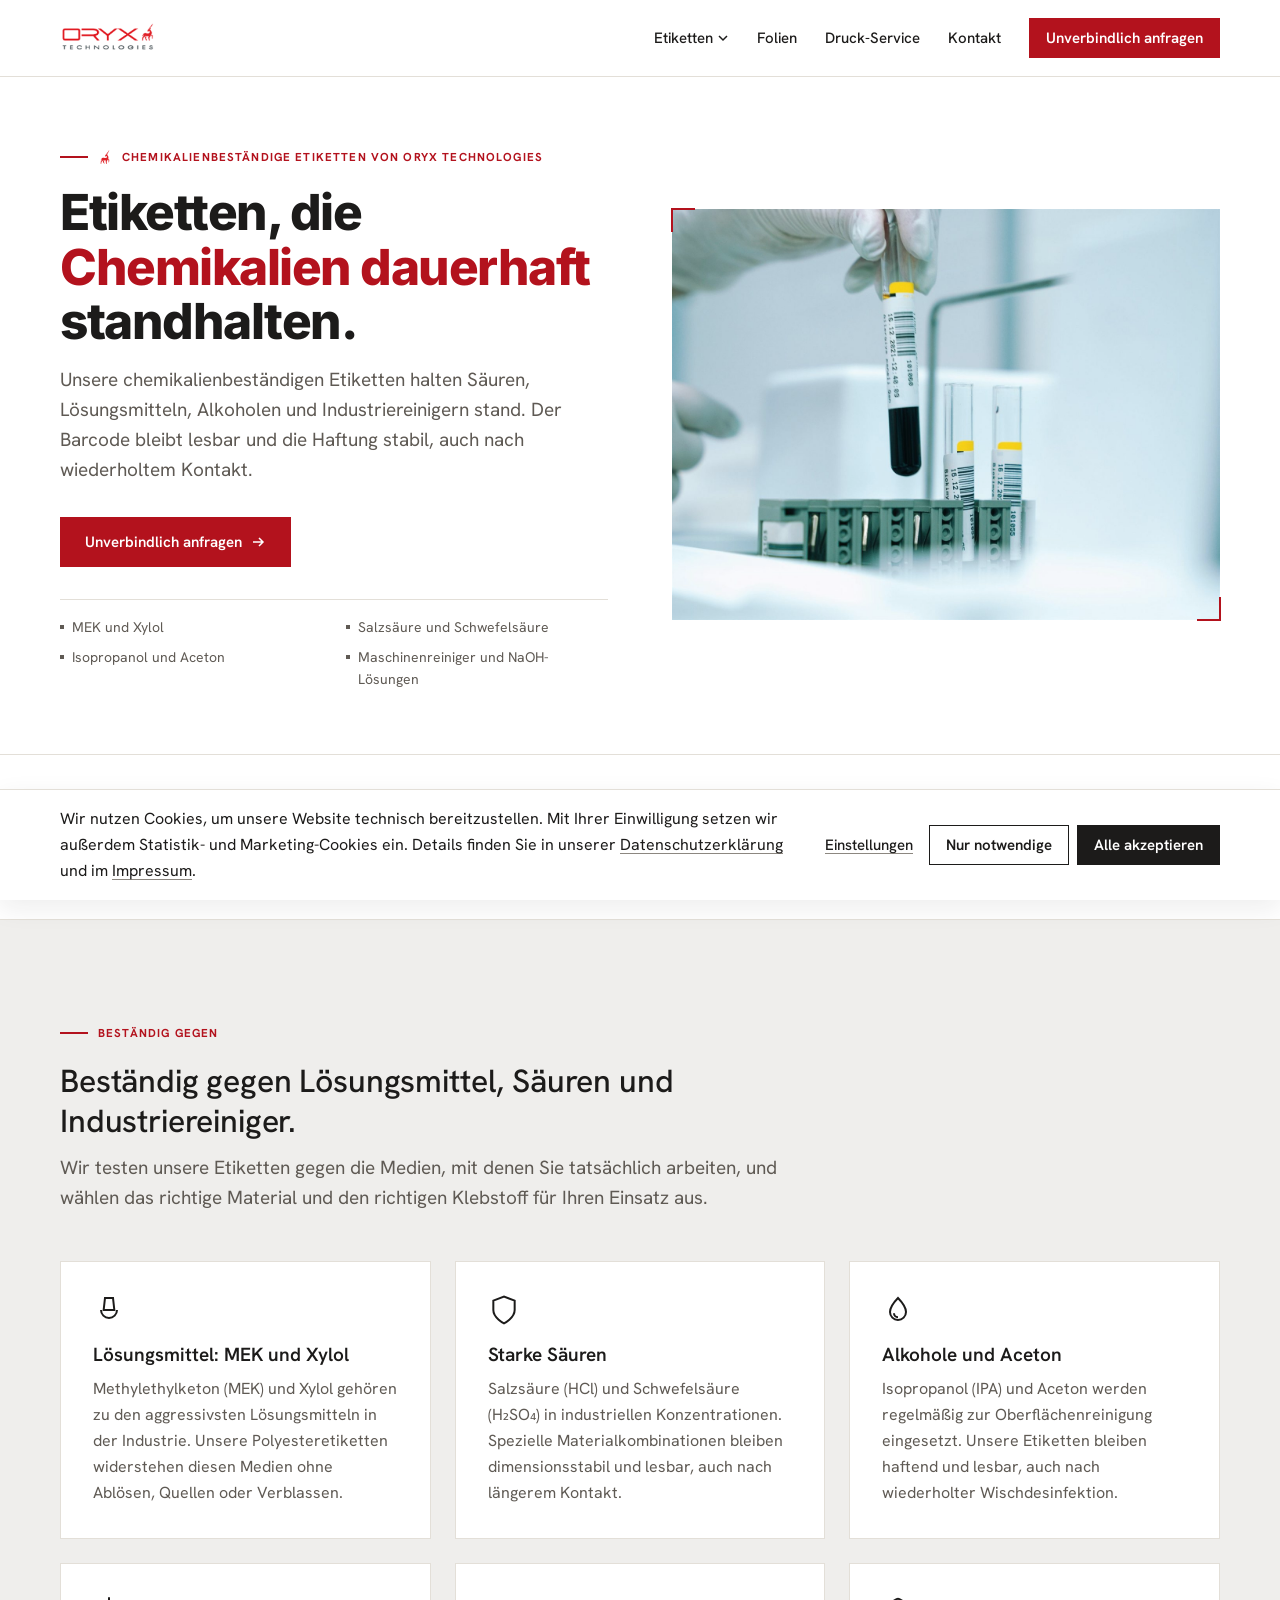
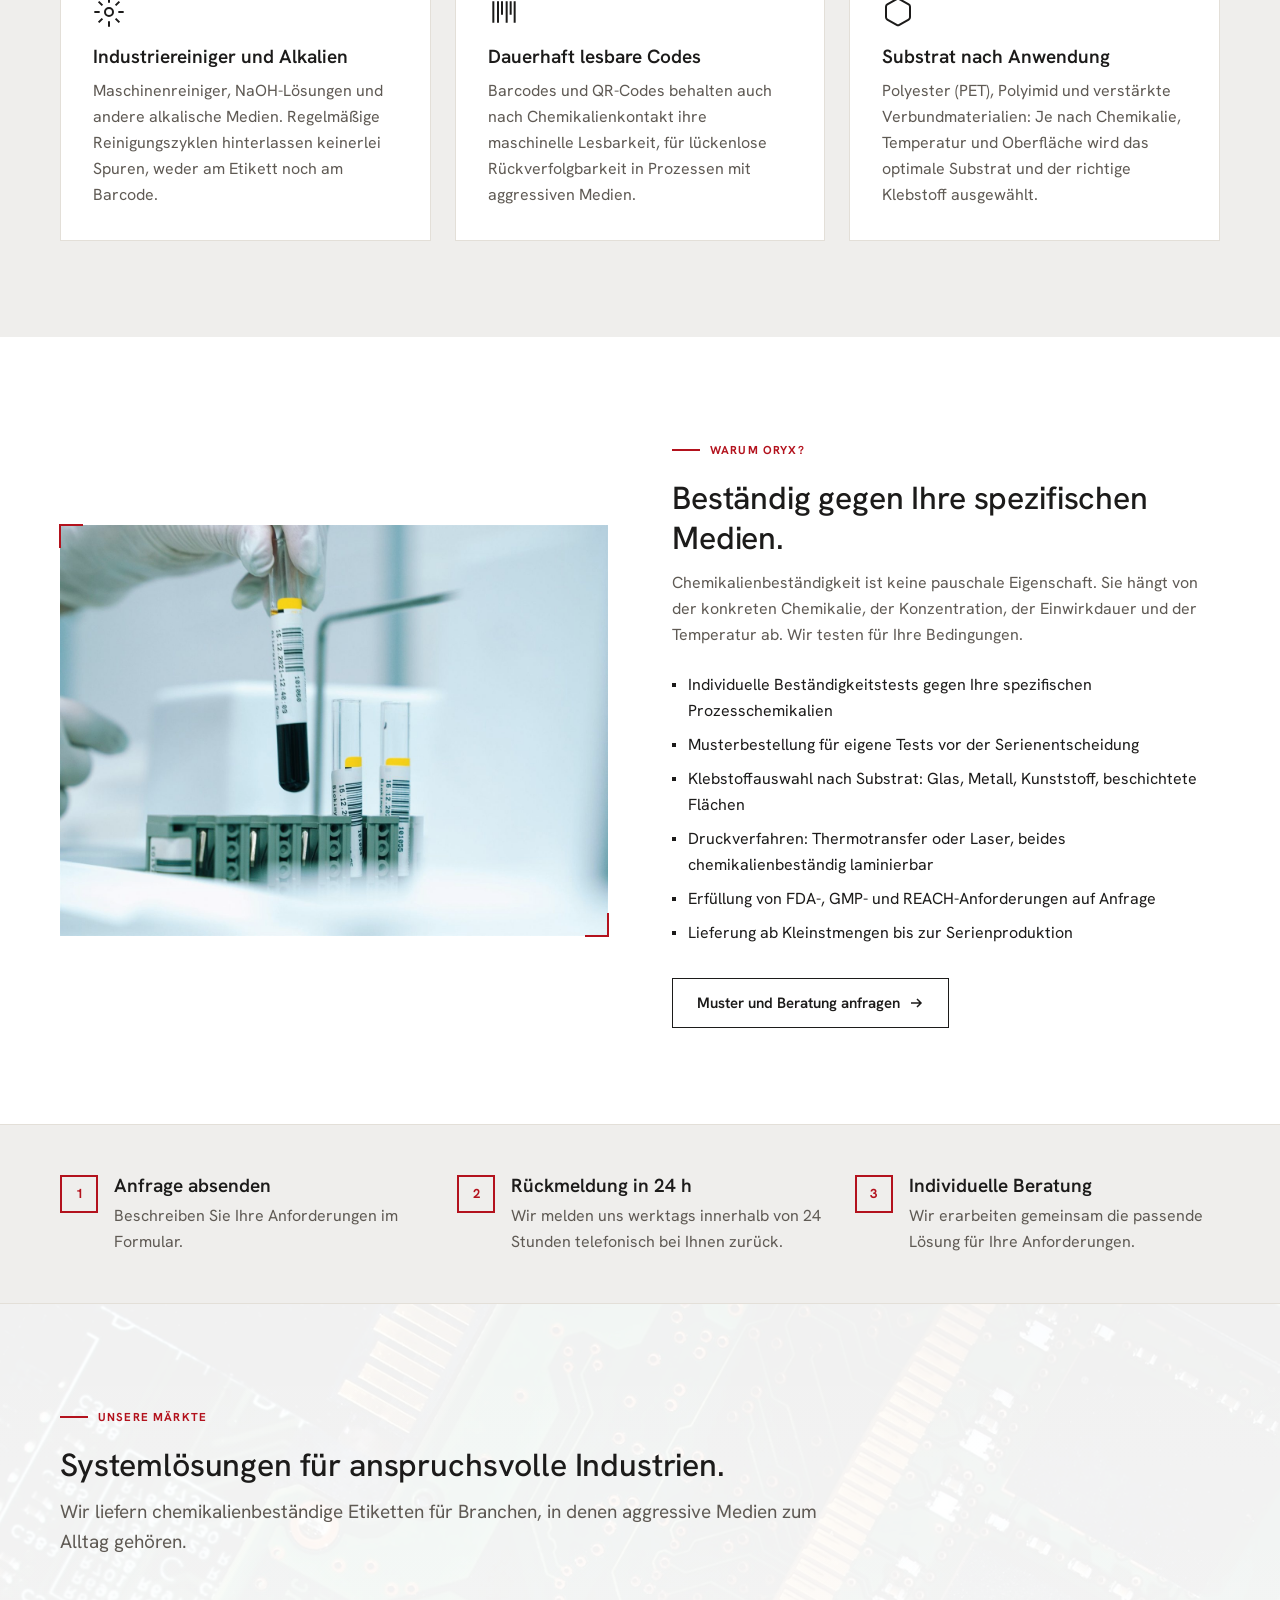
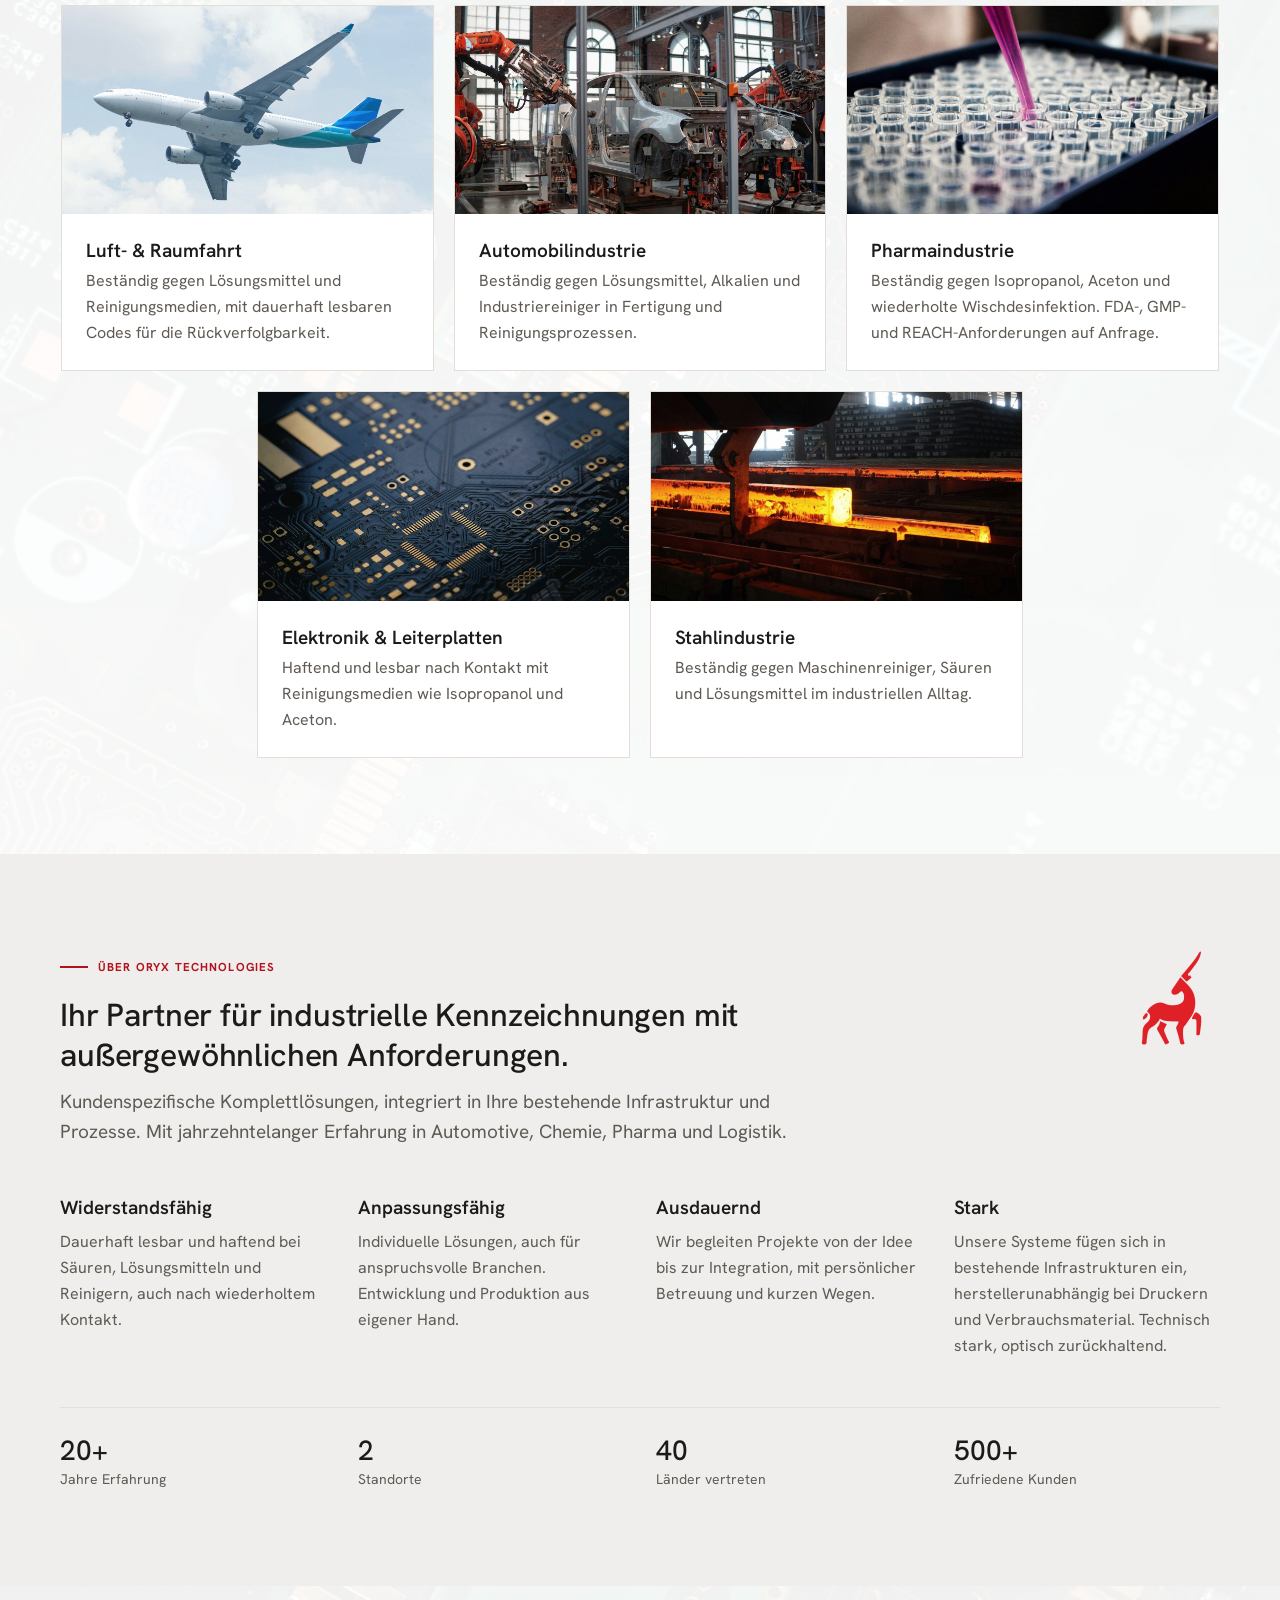
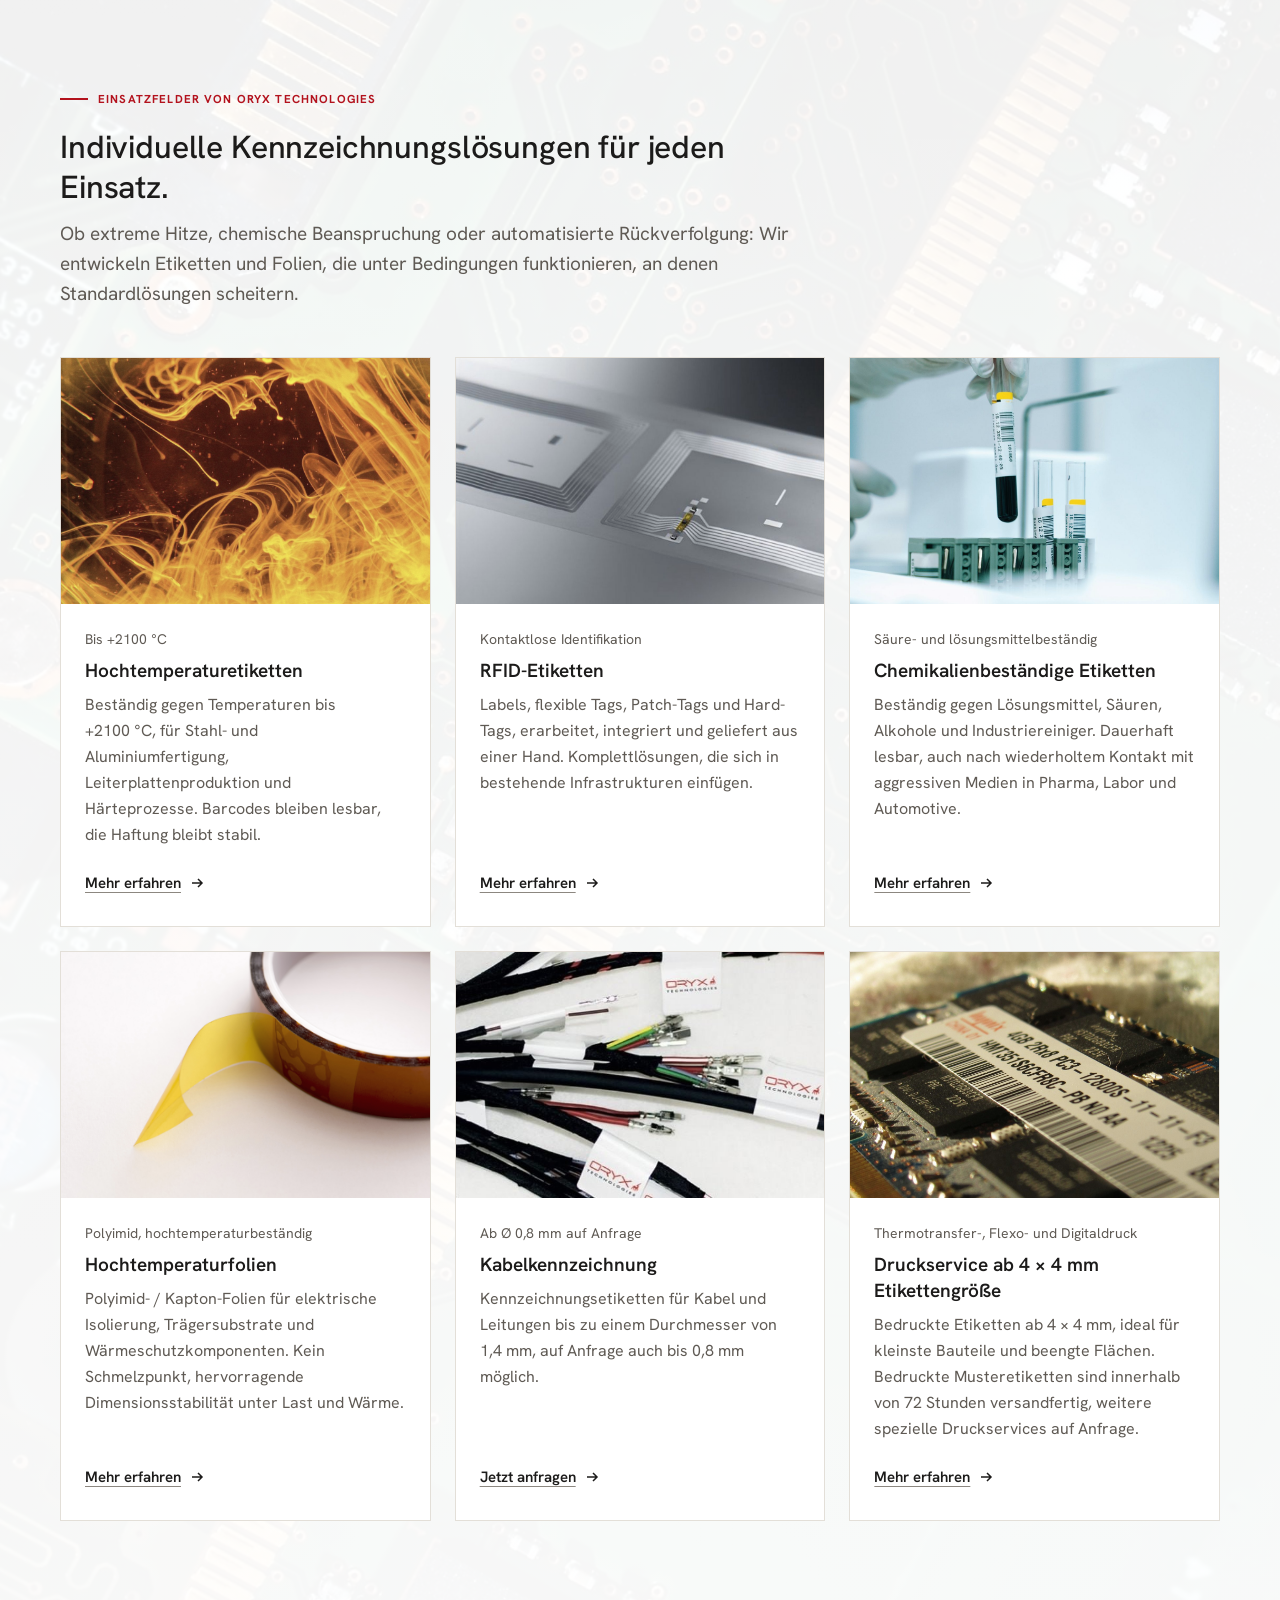
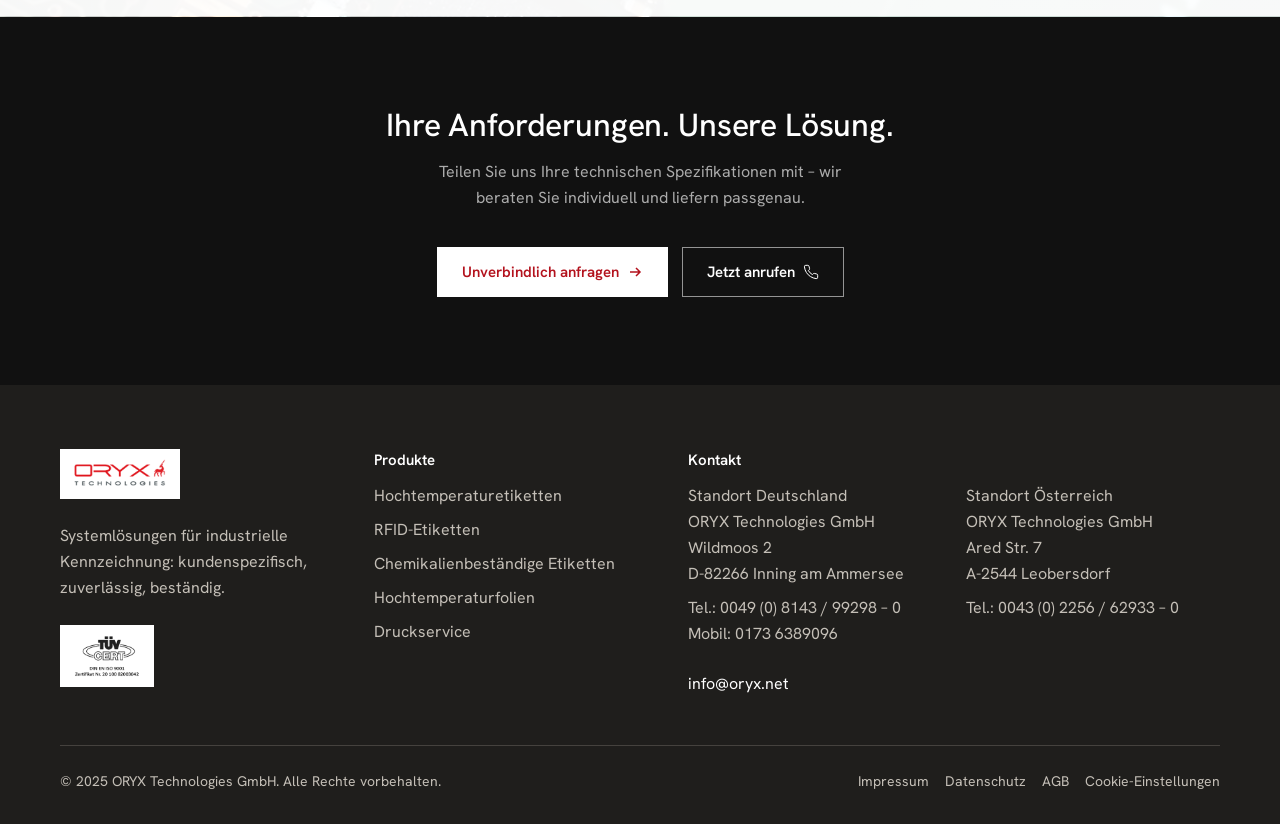
<file: chemikalienbestaendige-etiketten.html>
<!DOCTYPE html>
<html lang="de">
<head>
  <meta charset="UTF-8">
  <meta name="viewport" content="width=device-width, initial-scale=1.0">
  <!-- Google Consent Mode v2 — Standardwerte (verweigert), bis Einwilligung vorliegt -->
  <script>
    window.dataLayer = window.dataLayer || [];
    function gtag(){dataLayer.push(arguments);}
    gtag('consent', 'default', {
      ad_storage: 'denied',
      ad_user_data: 'denied',
      ad_personalization: 'denied',
      analytics_storage: 'denied',
      wait_for_update: 500
    });
  </script>
  <!-- Google Tag Manager -->
  <script>(function(w,d,s,l,i){w[l]=w[l]||[];w[l].push({'gtm.start':
  new Date().getTime(),event:'gtm.js'});var f=d.getElementsByTagName(s)[0],
  j=d.createElement(s),dl=l!='dataLayer'?'&l='+l:'';j.async=true;j.src=
  'https://www.googletagmanager.com/gtm.js?id='+i+dl;f.parentNode.insertBefore(j,f);
  })(window,document,'script','dataLayer','GTM-K99ZC7DT');</script>
  <!-- End Google Tag Manager -->
  <title>Chemikalienbeständige Etiketten | ORYX Technologies</title>
  <meta name="description" content="Chemikalienbeständige Etiketten für Lösungsmittel, Säuren, Alkohole und Industriereiniger. Barcodes bleiben lesbar, Haftung bleibt stabil. Muster anfragen.">
  <link rel="canonical" href="https://www.etikettenloesungen.com/chemikalienbestaendige-etiketten">
  <meta property="og:type" content="website">
  <meta property="og:site_name" content="ORYX Technologies">
  <meta property="og:locale" content="de_DE">
  <meta property="og:url" content="https://www.etikettenloesungen.com/chemikalienbestaendige-etiketten">
  <meta property="og:title" content="Chemikalienbeständige Etiketten | ORYX Technologies">
  <meta property="og:description" content="Chemikalienbeständige Etiketten für Lösungsmittel, Säuren, Alkohole und Industriereiniger. Barcodes bleiben lesbar, Haftung bleibt stabil. Muster anfragen.">
  <meta property="og:image" content="https://www.etikettenloesungen.com/img/produkte/chemikalienbestaendig.jpg">
  <meta name="twitter:card" content="summary_large_image">
  <meta name="twitter:title" content="Chemikalienbeständige Etiketten | ORYX Technologies">
  <meta name="twitter:description" content="Chemikalienbeständige Etiketten für Lösungsmittel, Säuren, Alkohole und Industriereiniger. Barcodes bleiben lesbar, Haftung bleibt stabil. Muster anfragen.">
  <meta name="twitter:image" content="https://www.etikettenloesungen.com/img/produkte/chemikalienbestaendig.jpg">
  <link rel="icon" href="img/cropped-Fav-Icon-192x192.png">
  <link rel="preload" href="fonts/HankenGrotesk-latin-wght.woff2" as="font" type="font/woff2" crossorigin>
  <link rel="stylesheet" href="styles.css?v=47">
</head>
<body>
<!-- Google Tag Manager (noscript) -->
<noscript><iframe src="https://www.googletagmanager.com/ns.html?id=GTM-K99ZC7DT"
height="0" width="0" style="display:none;visibility:hidden"></iframe></noscript>
<!-- End Google Tag Manager (noscript) -->

<nav class="nav" id="nav">
  <div class="nav-inner">
    <a href="/" class="nav-logo">
      <img src="img/Logo.png" alt="ORYX Technologies" onerror="this.style.display='none';this.nextElementSibling.style.display='inline'">
      <span class="nav-logo-fallback" style="display:none"><em>ORYX</em> TECHNOLOGIES</span>
    </a>
    <ul class="nav-links">
      <li class="nav-item">
        <button class="nav-link menu">Etiketten <svg width="12" height="12" viewBox="0 0 12 12" fill="none" aria-hidden="true"><path d="M2 4l4 4 4-4" stroke="currentColor" stroke-width="1.5"/></svg></button>
        <div class="dropdown menu">
          <a href="hochtemperatur-etiketten">Hochtemperaturetiketten</a>
          <a href="rfid-etiketten">RFID-Etiketten</a>
          <a href="chemikalienbestaendige-etiketten">Chemikalienbeständige Etiketten</a>
          <a href="/#kabelmarkierer">Kabelmarkierer</a>
        </div>
      </li>
      <li class="nav-item"><a href="hochtemperaturfolien" class="nav-link menu">Folien</a></li>
      <li class="nav-item"><a href="druck-service" class="nav-link menu">Druck-Service</a></li>
      <li class="nav-item"><a href="kontakt" class="nav-link menu">Kontakt</a></li>
    </ul>
    <a href="kontakt" class="btn btn-primary nav-cta action">Unverbindlich anfragen</a>
    <button class="nav-burger" aria-label="Menü öffnen"><span></span><span></span><span></span></button>
  </div>
</nav>

<div class="nav-mobile" id="nav-mobile">
  <button class="mobile-toggle nav-link">Etiketten <svg width="12" height="12" viewBox="0 0 12 12" fill="none" aria-hidden="true"><path d="M2 4l4 4 4-4" stroke="currentColor" stroke-width="1.5"/></svg></button>
  <div class="nav-mobile-sub">
    <a href="hochtemperatur-etiketten">Hochtemperaturetiketten</a>
    <a href="rfid-etiketten">RFID-Etiketten</a>
    <a href="chemikalienbestaendige-etiketten">Chemikalienbeständige Etiketten</a>
    <a href="/#kabelmarkierer">Kabelmarkierer</a>
  </div>
  <a href="hochtemperaturfolien">Hochtemperaturfolien</a>
  <a href="druck-service">Druck-Service</a>
  <a href="kontakt">Kontakt</a>
  <a href="kontakt" class="btn btn-primary action">Unverbindlich anfragen</a>
</div>

<section class="page-hero">
  <div class="hero-inner">
    <div>
      <span class="eyebrow"><img src="img/cropped-Fav-Icon-192x192.png" alt="" class="eyebrow-logo">Chemikalienbeständige Etiketten von ORYX Technologies</span>
      <h1 class="display">Etiketten, die <span class="hl">Chemikalien dauerhaft</span> standhalten.</h1>
      <p class="hero-desc lead">Unsere chemikalienbeständigen Etiketten halten Säuren, Lösungsmitteln, Alkoholen und Industriereinigern stand. Der Barcode bleibt lesbar und die Haftung stabil, auch nach wiederholtem Kontakt.</p>
      <div class="hero-actions"><a href="kontakt" class="btn btn-primary action">Unverbindlich anfragen <svg width="16" height="16" viewBox="0 0 16 16" fill="none" aria-hidden="true"><path d="M3 8h10M9 4l4 4-4 4" stroke="currentColor" stroke-width="1.5"/></svg></a></div>
      <ul class="trust-list small">
        <li class="trust-item">MEK und Xylol</li>
        <li class="trust-item">Salzsäure und Schwefelsäure</li>
        <li class="trust-item">Isopropanol und Aceton</li>
        <li class="trust-item">Maschinenreiniger und NaOH-Lösungen</li>
      </ul>
    </div>
    <div class="hero-media"><img src="img/produkte/chemikalienbestaendig.jpg" alt="Chemikalienbeständige Etiketten im Laboreinsatz" loading="eager"></div>
  </div>
</section>

<div class="logo-marquee">
  <div class="logo-marquee-label">Diese Industrieunternehmen vertrauen uns bereits</div>
  <div class="logo-viewport"><div class="logo-track"><div class="logo-item"><img src="img/Kunden/BMW.svg" alt="BMW"></div><div class="logo-item"><img src="img/Kunden/Bosch-logotype.svg.webp" alt="Bosch"></div><div class="logo-item"><img src="img/Kunden/Siemens-logo.svg.webp" alt="Siemens"></div><div class="logo-item"><img src="img/Kunden/ZF_logo_STD_Blue_3CC.svg" alt="ZF"></div><div class="logo-item"><img src="img/Kunden/Magna_logo.svg.webp" alt="Magna"></div><div class="logo-item"><img src="img/Kunden/DRÄXLMAIER_Group_Logo.svg" alt="Dräxlmaier Group"></div><div class="logo-item"><img src="img/Kunden/Faurecia_logo.svg" alt="Forvia Faurecia"></div><div class="logo-item"><img src="img/Kunden/Diehl_Logo.svg" alt="Diehl"></div><div class="logo-item"><img src="img/Kunden/Krauss-Maffei_logo.svg.webp" alt="KraussMaffei"></div><div class="logo-item"><img src="img/Kunden/SEW_LOGO.svg" alt="SEW-EURODRIVE"></div><div class="logo-item"><img src="img/Kunden/Philips_logo_new.svg.webp" alt="Philips"></div><div class="logo-item"><img src="img/Kunden/Fronius-logo.png" alt="Fronius"></div><div class="logo-item"><img src="img/Kunden/Ruag_MRO_Holding_Logo.svg.webp" alt="RUAG MRO Holding"></div><div class="logo-item"><img src="img/Kunden/Logo_TQ-Systems.svg.webp" alt="TQ-Systems"></div><div class="logo-item"><img src="img/Kunden/Logo_Kroschu_Group.jpg" alt="Kromberg &amp; Schubert"></div><div class="logo-item"><img src="img/Kunden/BECOM-logo.png" alt="BECOM"></div><div class="logo-item"><img src="img/Kunden/YF_logo_AI_8_-_Yanfeng.png" alt="Yanfeng"></div><div class="logo-item" aria-hidden="true"><img src="img/Kunden/BMW.svg" alt=""></div><div class="logo-item" aria-hidden="true"><img src="img/Kunden/Bosch-logotype.svg.webp" alt=""></div><div class="logo-item" aria-hidden="true"><img src="img/Kunden/Siemens-logo.svg.webp" alt=""></div><div class="logo-item" aria-hidden="true"><img src="img/Kunden/ZF_logo_STD_Blue_3CC.svg" alt=""></div><div class="logo-item" aria-hidden="true"><img src="img/Kunden/Magna_logo.svg.webp" alt=""></div><div class="logo-item" aria-hidden="true"><img src="img/Kunden/DRÄXLMAIER_Group_Logo.svg" alt=""></div><div class="logo-item" aria-hidden="true"><img src="img/Kunden/Faurecia_logo.svg" alt=""></div><div class="logo-item" aria-hidden="true"><img src="img/Kunden/Diehl_Logo.svg" alt=""></div><div class="logo-item" aria-hidden="true"><img src="img/Kunden/Krauss-Maffei_logo.svg.webp" alt=""></div><div class="logo-item" aria-hidden="true"><img src="img/Kunden/SEW_LOGO.svg" alt=""></div><div class="logo-item" aria-hidden="true"><img src="img/Kunden/Philips_logo_new.svg.webp" alt=""></div><div class="logo-item" aria-hidden="true"><img src="img/Kunden/Fronius-logo.png" alt=""></div><div class="logo-item" aria-hidden="true"><img src="img/Kunden/Ruag_MRO_Holding_Logo.svg.webp" alt=""></div><div class="logo-item" aria-hidden="true"><img src="img/Kunden/Logo_TQ-Systems.svg.webp" alt=""></div><div class="logo-item" aria-hidden="true"><img src="img/Kunden/Logo_Kroschu_Group.jpg" alt=""></div><div class="logo-item" aria-hidden="true"><img src="img/Kunden/BECOM-logo.png" alt=""></div><div class="logo-item" aria-hidden="true"><img src="img/Kunden/YF_logo_AI_8_-_Yanfeng.png" alt=""></div></div></div>
</div>

<section class="section-alt" id="specs"><div class="container"><div class="s-head"><span class="eyebrow">Beständig gegen</span><h2 class="heading">Beständig gegen Lösungsmittel, Säuren und Industriereiniger.</h2><p class="lead">Wir testen unsere Etiketten gegen die Medien, mit denen Sie tatsächlich arbeiten, und wählen das richtige Material und den richtigen Klebstoff für Ihren Einsatz aus.</p></div><div class="specs-grid"><div class="spec-card"><span class="spec-icon"><svg viewBox="0 0 24 24" aria-hidden="true"><path d="M9 3h6l1 9H8L9 3z"/><path d="M6 12c0 3.31 2.69 6 6 6s6-2.69 6-6"/></svg></span><h3 class="title">Lösungsmittel: MEK und Xylol</h3><p class="body">Methylethylketon (MEK) und Xylol gehören zu den aggressivsten Lösungsmitteln in der Industrie. Unsere Polyesteretiketten widerstehen diesen Medien ohne Ablösen, Quellen oder Verblassen.</p></div><div class="spec-card"><span class="spec-icon"><svg viewBox="0 0 24 24" aria-hidden="true"><path d="M12 22s8-4 8-10V5l-8-3-8 3v7c0 6 8 10 8 10z"/></svg></span><h3 class="title">Starke Säuren</h3><p class="body">Salzsäure (HCl) und Schwefelsäure (H₂SO₄) in industriellen Konzentrationen. Spezielle Materialkombinationen bleiben dimensionsstabil und lesbar, auch nach längerem Kontakt.</p></div><div class="spec-card"><span class="spec-icon"><svg viewBox="0 0 24 24" aria-hidden="true"><path d="M12 3s6 6.2 6 10.5a6 6 0 01-12 0C6 9.2 12 3 12 3z"/><path d="M9 14.5a3 3 0 003 3"/></svg></span><h3 class="title">Alkohole und Aceton</h3><p class="body">Isopropanol (IPA) und Aceton werden regelmäßig zur Oberflächenreinigung eingesetzt. Unsere Etiketten bleiben haftend und lesbar, auch nach wiederholter Wischdesinfektion.</p></div><div class="spec-card"><span class="spec-icon"><svg viewBox="0 0 24 24" aria-hidden="true"><circle cx="12" cy="12" r="3"/><path d="M12 1v4M12 19v4M4.22 4.22l2.83 2.83M16.95 16.95l2.83 2.83M1 12h4M19 12h4M4.22 19.78l2.83-2.83M16.95 7.05l2.83-2.83"/></svg></span><h3 class="title">Industriereiniger und Alkalien</h3><p class="body">Maschinenreiniger, NaOH-Lösungen und andere alkalische Medien. Regelmäßige Reinigungszyklen hinterlassen keinerlei Spuren, weder am Etikett noch am Barcode.</p></div><div class="spec-card"><span class="spec-icon"><svg viewBox="0 0 24 24" aria-hidden="true"><path d="M4 4v16M7.5 4v16M10.5 4v10M14 4v16M17 4v10M20 4v16"/></svg></span><h3 class="title">Dauerhaft lesbare Codes</h3><p class="body">Barcodes und QR-Codes behalten auch nach Chemikalienkontakt ihre maschinelle Lesbarkeit, für lückenlose Rückverfolgbarkeit in Prozessen mit aggressiven Medien.</p></div><div class="spec-card"><span class="spec-icon"><svg viewBox="0 0 24 24" aria-hidden="true"><path d="M21 16V8a2 2 0 00-1-1.73l-7-4a2 2 0 00-2 0l-7 4A2 2 0 003 8v8a2 2 0 001 1.73l7 4a2 2 0 002 0l7-4A2 2 0 0021 16z"/></svg></span><h3 class="title">Substrat nach Anwendung</h3><p class="body">Polyester (PET), Polyimid und verstärkte Verbundmaterialien: Je nach Chemikalie, Temperatur und Oberfläche wird das optimale Substrat und der richtige Klebstoff ausgewählt.</p></div></div></div></section>

<section class="section"><div class="container"><div class="detail-wrap">
  <div class="detail-img"><img src="img/produkte/chemikalienbestaendig.jpg" alt="Chemikalienbeständige Etiketten im Einsatz" loading="lazy"></div>
  <div class="detail-text">
    <span class="eyebrow">Warum ORYX?</span>
    <h2 class="heading">Beständig gegen Ihre spezifischen Medien.</h2>
    <p class="body">Chemikalienbeständigkeit ist keine pauschale Eigenschaft. Sie hängt von der konkreten Chemikalie, der Konzentration, der Einwirkdauer und der Temperatur ab. Wir testen für Ihre Bedingungen.</p>
    <ul class="detail-list body">
      <li>Individuelle Beständigkeitstests gegen Ihre spezifischen Prozesschemikalien</li>
      <li>Musterbestellung für eigene Tests vor der Serienentscheidung</li>
      <li>Klebstoffauswahl nach Substrat: Glas, Metall, Kunststoff, beschichtete Flächen</li>
      <li>Druckverfahren: Thermotransfer oder Laser, beides chemikalienbeständig laminierbar</li>
      <li>Erfüllung von FDA-, GMP- und REACH-Anforderungen auf Anfrage</li>
      <li>Lieferung ab Kleinstmengen bis zur Serienproduktion</li>
    </ul>
    <a href="kontakt" class="btn btn-secondary action">Muster und Beratung anfragen <svg width="16" height="16" viewBox="0 0 16 16" fill="none" aria-hidden="true"><path d="M3 8h10M9 4l4 4-4 4" stroke="currentColor" stroke-width="1.5"/></svg></a>
  </div>
</div></div></section>

<div class="process-strip"><div class="process-inner">
  <div class="process-step"><div class="p-num action">1</div><div class="p-body"><h3 class="title">Anfrage absenden</h3><p class="body">Beschreiben Sie Ihre Anforderungen im Formular.</p></div></div>
  <div class="process-step"><div class="p-num action">2</div><div class="p-body"><h3 class="title">Rückmeldung in 24&nbsp;h</h3><p class="body">Wir melden uns werktags innerhalb von 24 Stunden telefonisch bei Ihnen zurück.</p></div></div>
  <div class="process-step"><div class="p-num action">3</div><div class="p-body"><h3 class="title">Individuelle Beratung</h3><p class="body">Wir erarbeiten gemeinsam die passende Lösung für Ihre Anforderungen.</p></div></div>
</div></div>

<section class="section bg-board" id="branchen"><div class="container"><div class="s-head"><span class="eyebrow">Unsere Märkte</span><h2 class="heading">Systemlösungen für anspruchsvolle Industrien.</h2><p class="lead">Wir liefern chemikalienbeständige Etiketten für Branchen, in denen aggressive Medien zum Alltag gehören.</p></div><div class="ind-grid"><div class="ind-item"><div class="ind-img"><img src="img/branchen/luft-raumfahrt.jpg" alt="Flugzeug im Flug" loading="lazy"></div><div class="ind-body"><h3 class="title">Luft- &amp; Raumfahrt</h3><p class="body">Beständig gegen Lösungsmittel und Reinigungsmedien, mit dauerhaft lesbaren Codes für die Rückverfolgbarkeit.</p></div></div><div class="ind-item"><div class="ind-img"><img src="img/branchen/automobil.jpg" alt="Roboter in der Automobilfertigung" loading="lazy"></div><div class="ind-body"><h3 class="title">Automobilindustrie</h3><p class="body">Beständig gegen Lösungsmittel, Alkalien und Industriereiniger in Fertigung und Reinigungsprozessen.</p></div></div><div class="ind-item"><div class="ind-img"><img src="img/branchen/pharma.jpg" alt="Glasfläschchen im Labor" loading="lazy"></div><div class="ind-body"><h3 class="title">Pharmaindustrie</h3><p class="body">Beständig gegen Isopropanol, Aceton und wiederholte Wischdesinfektion. FDA-, GMP- und REACH-Anforderungen auf Anfrage.</p></div></div><div class="ind-item"><div class="ind-img"><img src="img/branchen/elektronik.jpg" alt="Leiterplatte" loading="lazy"></div><div class="ind-body"><h3 class="title">Elektronik &amp; Leiterplatten</h3><p class="body">Haftend und lesbar nach Kontakt mit Reinigungsmedien wie Isopropanol und Aceton.</p></div></div><div class="ind-item"><div class="ind-img"><img src="img/branchen/stahl.jpg" alt="Glühender Stahl" loading="lazy"></div><div class="ind-body"><h3 class="title">Stahlindustrie</h3><p class="body">Beständig gegen Maschinenreiniger, Säuren und Lösungsmittel im industriellen Alltag.</p></div></div></div></div></section>

<section class="section-alt"><div class="container">
  <div class="about-head">
    <div class="s-head"><span class="eyebrow">Über ORYX Technologies</span><h2 class="heading">Ihr Partner für industrielle Kennzeichnungen mit außergewöhnlichen Anforderungen.</h2><p class="lead">Kundenspezifische Komplettlösungen, integriert in Ihre bestehende Infrastruktur und Prozesse. Mit jahrzehntelanger Erfahrung in Automotive, Chemie, Pharma und Logistik.</p></div>
    <img class="about-mark" src="img/cropped-Fav-Icon-192x192.png" alt="">
  </div>
  <div class="values-grid">
    <div class="value-item"><h3 class="title">Widerstandsfähig</h3><p class="body">Dauerhaft lesbar und haftend bei Säuren, Lösungsmitteln und Reinigern, auch nach wiederholtem Kontakt.</p></div>
    <div class="value-item"><h3 class="title">Anpassungsfähig</h3><p class="body">Individuelle Lösungen, auch für anspruchsvolle Branchen. Entwicklung und Produktion aus eigener Hand.</p></div>
    <div class="value-item"><h3 class="title">Ausdauernd</h3><p class="body">Wir begleiten Projekte von der Idee bis zur Integration, mit persönlicher Betreuung und kurzen Wegen.</p></div>
    <div class="value-item"><h3 class="title">Stark</h3><p class="body">Unsere Systeme fügen sich in bestehende Infrastrukturen ein, herstellerunabhängig bei Druckern und Verbrauchsmaterial. Technisch stark, optisch zurückhaltend.</p></div>
  </div>
  <div class="stats-row">
    <div><div class="stat">20+</div><div class="stat-label small">Jahre Erfahrung</div></div>
    <div><div class="stat">2</div><div class="stat-label small">Standorte</div></div>
    <div><div class="stat">40</div><div class="stat-label small">Länder vertreten</div></div>
    <div><div class="stat">500+</div><div class="stat-label small">Zufriedene Kunden</div></div>
  </div>
</div></section>

<section class="section bg-board" id="produkte"><div class="container"><div class="s-head"><span class="eyebrow">Einsatzfelder von ORYX Technologies</span><h2 class="heading">Individuelle Kennzeichnungslösungen für jeden Einsatz.</h2><p class="lead">Ob extreme Hitze, chemische Beanspruchung oder automatisierte Rückverfolgung: Wir entwickeln Etiketten und Folien, die unter Bedingungen funktionieren, an denen Standardlösungen scheitern.</p></div>
    <div class="products-grid">
      <a href="hochtemperatur-etiketten" class="pcard">
        <div class="pcard-img photo--strong"><img src="img/produkte/hochtemperaturetiketten.jpg" alt="Hochtemperaturetiketten" loading="lazy"></div>
        <div class="pcard-body">
          <div class="pcard-tag small">Bis +2100&nbsp;°C</div>
          <h3 class="title">Hochtemperaturetiketten</h3>
          <p class="body">Beständig gegen Temperaturen bis +2100&nbsp;°C, für Stahl- und Aluminiumfertigung, Leiterplattenproduktion und Härteprozesse. Barcodes bleiben lesbar, die Haftung bleibt stabil.</p>
          <span class="link-arrow action">Mehr erfahren <svg width="16" height="16" viewBox="0 0 16 16" fill="none" aria-hidden="true"><path d="M3 8h10M9 4l4 4-4 4" stroke="currentColor" stroke-width="1.5"/></svg></span>
        </div>
      </a>
      <a href="rfid-etiketten" class="pcard">
        <div class="pcard-img"><img src="img/produkte/rfid.jpg" alt="RFID-Etiketten" loading="lazy"></div>
        <div class="pcard-body">
          <div class="pcard-tag small">Kontaktlose Identifikation</div>
          <h3 class="title">RFID-Etiketten</h3>
          <p class="body">Labels, flexible Tags, Patch-Tags und Hard-Tags, erarbeitet, integriert und geliefert aus einer Hand. Komplettlösungen, die sich in bestehende Infrastrukturen einfügen.</p>
          <span class="link-arrow action">Mehr erfahren <svg width="16" height="16" viewBox="0 0 16 16" fill="none" aria-hidden="true"><path d="M3 8h10M9 4l4 4-4 4" stroke="currentColor" stroke-width="1.5"/></svg></span>
        </div>
      </a>
      <a href="chemikalienbestaendige-etiketten" class="pcard">
        <div class="pcard-img"><img src="img/produkte/chemikalienbestaendig.jpg" alt="Chemikalienbeständige Etiketten" loading="lazy"></div>
        <div class="pcard-body">
          <div class="pcard-tag small">Säure- und lösungsmittelbeständig</div>
          <h3 class="title">Chemikalienbeständige Etiketten</h3>
          <p class="body">Beständig gegen Lösungsmittel, Säuren, Alkohole und Industriereiniger. Dauerhaft lesbar, auch nach wiederholtem Kontakt mit aggressiven Medien in Pharma, Labor und Automotive.</p>
          <span class="link-arrow action">Mehr erfahren <svg width="16" height="16" viewBox="0 0 16 16" fill="none" aria-hidden="true"><path d="M3 8h10M9 4l4 4-4 4" stroke="currentColor" stroke-width="1.5"/></svg></span>
        </div>
      </a>
      <a href="hochtemperaturfolien" class="pcard">
        <div class="pcard-img"><img src="img/Kapton.jpg" alt="Polyimid- / Kapton-Folie auf der Rolle" loading="lazy"></div>
        <div class="pcard-body">
          <div class="pcard-tag small">Polyimid, hochtemperaturbeständig</div>
          <h3 class="title">Hochtemperaturfolien</h3>
          <p class="body">Polyimid- / Kapton-Folien für elektrische Isolierung, Trägersubstrate und Wärmeschutzkomponenten. Kein Schmelzpunkt, hervorragende Dimensionsstabilität unter Last und Wärme.</p>
          <span class="link-arrow action">Mehr erfahren <svg width="16" height="16" viewBox="0 0 16 16" fill="none" aria-hidden="true"><path d="M3 8h10M9 4l4 4-4 4" stroke="currentColor" stroke-width="1.5"/></svg></span>
        </div>
      </a>
      <a href="kontakt?produkt=kabelkennzeichnung" class="pcard" id="kabelmarkierer">
        <div class="pcard-img"><img src="img/produkte/kabelkennzeichnung.jpg" alt="Kabelkennzeichnung" loading="lazy"></div>
        <div class="pcard-body">
          <div class="pcard-tag small">Ab Ø&nbsp;0,8&nbsp;mm auf Anfrage</div>
          <h3 class="title">Kabelkennzeichnung</h3>
          <p class="body">Kennzeichnungsetiketten für Kabel und Leitungen bis zu einem Durchmesser von 1,4&nbsp;mm, auf Anfrage auch bis 0,8&nbsp;mm möglich.</p>
          <span class="link-arrow action">Jetzt anfragen <svg width="16" height="16" viewBox="0 0 16 16" fill="none" aria-hidden="true"><path d="M3 8h10M9 4l4 4-4 4" stroke="currentColor" stroke-width="1.5"/></svg></span>
        </div>
      </a>
      <a href="druck-service" class="pcard">
        <div class="pcard-img"><img src="img/produkte/druckservice.jpg" alt="Kleinstetiketten im Druckservice" loading="lazy"></div>
        <div class="pcard-body">
          <div class="pcard-tag small">Thermotransfer-, Flexo- und Digitaldruck</div>
          <h3 class="title">Druckservice ab 4&nbsp;×&nbsp;4&nbsp;mm Etikettengröße</h3>
          <p class="body">Bedruckte Etiketten ab 4&nbsp;×&nbsp;4&nbsp;mm, ideal für kleinste Bauteile und beengte Flächen. Bedruckte Musteretiketten sind innerhalb von 72 Stunden versandfertig, weitere spezielle Druckservices auf Anfrage.</p>
          <span class="link-arrow action">Mehr erfahren <svg width="16" height="16" viewBox="0 0 16 16" fill="none" aria-hidden="true"><path d="M3 8h10M9 4l4 4-4 4" stroke="currentColor" stroke-width="1.5"/></svg></span>
        </div>
      </a>
    </div>
</div></section>

<section class="cta-banner">
  <div class="container">
    <div>
      <h2 class="heading">Ihre Anforderungen. Unsere Lösung.</h2>
      <p>Teilen Sie uns Ihre technischen Spezifikationen mit – wir beraten Sie individuell und liefern passgenau.</p>
      <div class="cta-actions">
        <a href="kontakt" class="btn btn-white action">Unverbindlich anfragen <svg width="16" height="16" viewBox="0 0 16 16" fill="none" aria-hidden="true"><path d="M3 8h10M9 4l4 4-4 4" stroke="currentColor" stroke-width="1.5"/></svg></a>
        <a href="tel:+491736389096" class="btn btn-outline-white action">Jetzt anrufen <svg width="16" height="16" viewBox="0 0 24 24" fill="none" stroke="currentColor" stroke-width="1.5" aria-hidden="true"><path d="M22 16.92v3a2 2 0 01-2.18 2 19.79 19.79 0 01-8.63-3.07 19.5 19.5 0 01-6-6 19.79 19.79 0 01-3.07-8.67A2 2 0 014.11 2h3a2 2 0 012 1.72c.13.96.36 1.9.7 2.81a2 2 0 01-.45 2.11L8.09 9.91a16 16 0 006 6l1.27-1.27a2 2 0 012.11-.45c.91.34 1.85.57 2.81.7A2 2 0 0122 16.92z"/></svg></a>
      </div>
    </div>
  </div>
</section>

<footer class="footer body">
  <div class="footer-top">
    <div class="f-brand">
      <a href="/" class="f-logo"><img src="img/Logo.png" alt="ORYX Technologies"></a>
      <p>Systemlösungen für industrielle Kennzeichnung: kundenspezifisch, zuverlässig, beständig.</p>
      <div class="f-cert"><img src="img/tv-cert-iso-logo-rand.jpg" alt="TÜV CERT, DIN EN ISO 9001 zertifiziert"></div>
    </div>
    <div class="f-col">
      <h2 class="label">Produkte</h2>
      <a href="hochtemperatur-etiketten">Hochtemperaturetiketten</a>
      <a href="rfid-etiketten">RFID-Etiketten</a>
      <a href="chemikalienbestaendige-etiketten">Chemikalienbeständige Etiketten</a>
      <a href="hochtemperaturfolien">Hochtemperaturfolien</a>
      <a href="druck-service">Druckservice</a>
    </div>
    <div class="f-contact">
      <h2 class="label">Kontakt</h2>
      <div class="f-contact-grid">
        <div class="f-loc"><p>Standort Deutschland<br>ORYX Technologies GmbH<br>Wildmoos 2<br>D-82266 Inning am Ammersee</p><p>Tel.: 0049 (0) 8143 / 99298 – 0<br>Mobil: 0173 6389096</p></div>
        <div class="f-loc"><p>Standort Österreich<br>ORYX Technologies GmbH<br>Ared Str. 7<br>A-2544 Leobersdorf</p><p>Tel.: 0043 (0) 2256 / 62933 – 0</p></div>
      </div>
      <p class="f-mail"><a href="mailto:info@oryx.net">info@oryx.net</a></p>
    </div>
  </div>
  <div class="footer-bottom small">
    <p>© 2025 ORYX Technologies GmbH. Alle Rechte vorbehalten.</p>
    <div class="footer-legal"><a href="impressum">Impressum</a><a href="datenschutz">Datenschutz</a><a href="agb">AGB</a><button type="button" data-cc-open>Cookie-Einstellungen</button></div>
  </div>
</footer>

<script src="main.js?v=4"></script>
<script src="cookie-consent.js?v=2"></script>
</body>
</html>
</file>
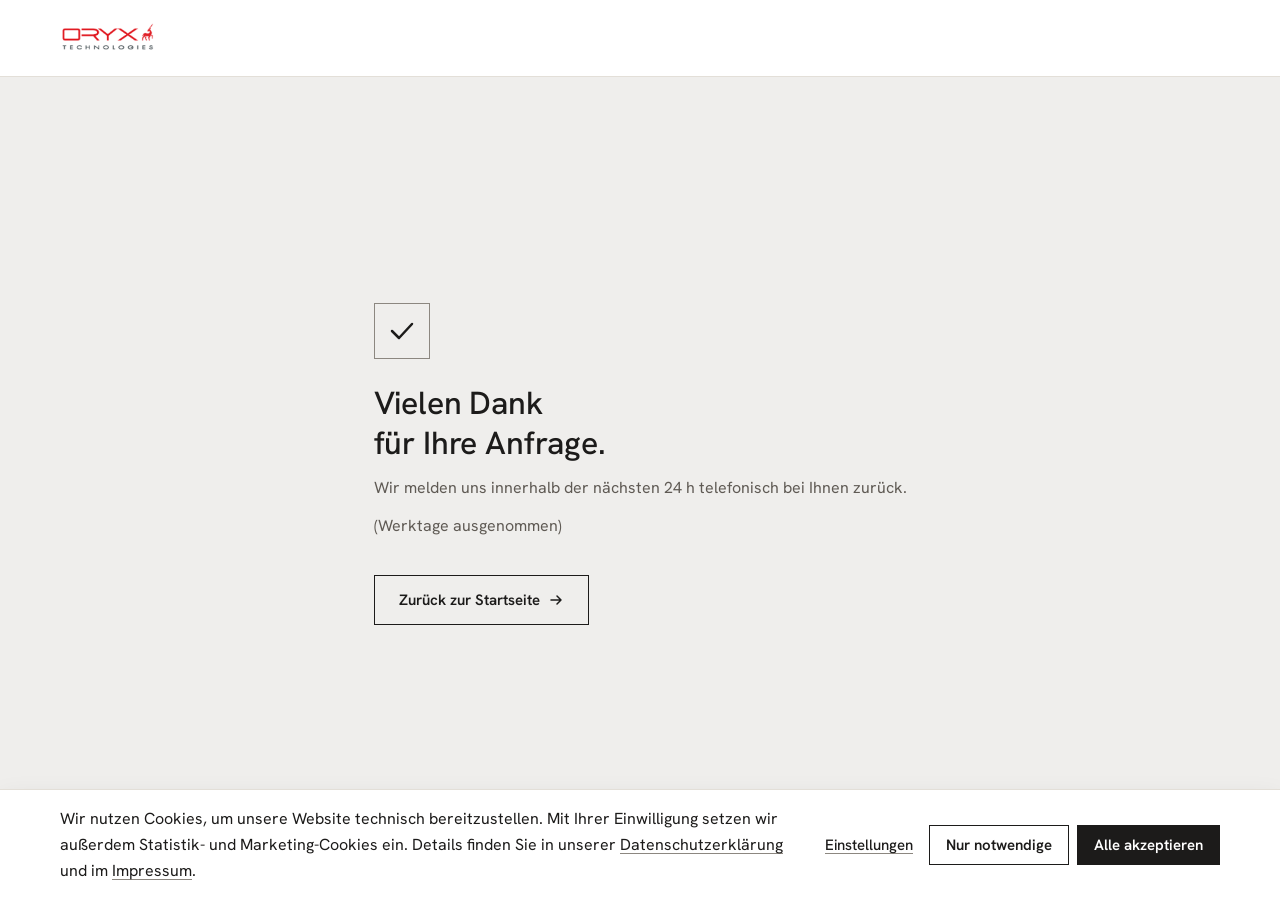
<file: danke.html>
<!DOCTYPE html>
<html lang="de">
<head>
  <meta charset="UTF-8">
  <meta name="viewport" content="width=device-width, initial-scale=1.0">
  <!-- Google Consent Mode v2 — Standardwerte (verweigert), bis Einwilligung vorliegt -->
  <script>
    window.dataLayer = window.dataLayer || [];
    function gtag(){dataLayer.push(arguments);}
    gtag('consent', 'default', {
      ad_storage: 'denied',
      ad_user_data: 'denied',
      ad_personalization: 'denied',
      analytics_storage: 'denied',
      wait_for_update: 500
    });
  </script>
  <!-- Google Tag Manager -->
  <script>(function(w,d,s,l,i){w[l]=w[l]||[];w[l].push({'gtm.start':
  new Date().getTime(),event:'gtm.js'});var f=d.getElementsByTagName(s)[0],
  j=d.createElement(s),dl=l!='dataLayer'?'&l='+l:'';j.async=true;j.src=
  'https://www.googletagmanager.com/gtm.js?id='+i+dl;f.parentNode.insertBefore(j,f);
  })(window,document,'script','dataLayer','GTM-K99ZC7DT');</script>
  <!-- End Google Tag Manager -->
  <title>Vielen Dank – ORYX Technologies</title>
  <meta name="robots" content="noindex, nofollow">
  <link rel="canonical" href="https://www.etikettenloesungen.com/danke">
  <link rel="preload" href="fonts/HankenGrotesk-latin-wght.woff2" as="font" type="font/woff2" crossorigin>
  <link rel="stylesheet" href="styles.css?v=47">
</head>
<body>
<!-- Google Tag Manager (noscript) -->
<noscript><iframe src="https://www.googletagmanager.com/ns.html?id=GTM-K99ZC7DT"
height="0" width="0" style="display:none;visibility:hidden"></iframe></noscript>
<!-- End Google Tag Manager (noscript) -->

<!-- Minimale Nav -->
<nav class="nav scrolled" id="nav">
  <div class="nav-inner">
    <a href="/" class="nav-logo">
      <img src="img/Logo.png" alt="ORYX Technologies" onerror="this.style.display='none';this.nextElementSibling.style.display='inline'">
      <span class="nav-logo-fallback" style="display:none"><em>ORYX</em> TECHNOLOGIES</span>
    </a>
  </div>
</nav>

<!-- DANKE PAGE -->
<div class="ty-page">
  <div class="ty-inner">
    <div class="ty-icon">
      <svg width="32" height="32" viewBox="0 0 32 32" fill="none">
        <path d="M6 16l7 7L26 9" stroke="currentColor" stroke-width="2.5" stroke-linecap="round" stroke-linejoin="round"/>
      </svg>
    </div>
    <h1>Vielen Dank<br>für Ihre Anfrage.</h1>
    <p>
      Wir melden uns innerhalb der nächsten 24 h telefonisch bei Ihnen zurück.
    </p>
    <p style="font-size:1rem; margin-top:4px;">
      (Werktage ausgenommen)
    </p>
    <a href="/" class="btn btn-secondary action">
      Zurück zur Startseite
      <svg width="16" height="16" viewBox="0 0 16 16" fill="none">
        <path d="M3 8h10M9 4l4 4-4 4" stroke="currentColor" stroke-width="1.5" stroke-linecap="round" stroke-linejoin="round"/>
      </svg>
    </a>
  </div>
</div>

<script src="main.js?v=4"></script>
<script src="cookie-consent.js?v=2"></script>
</body>
</html>
</file>
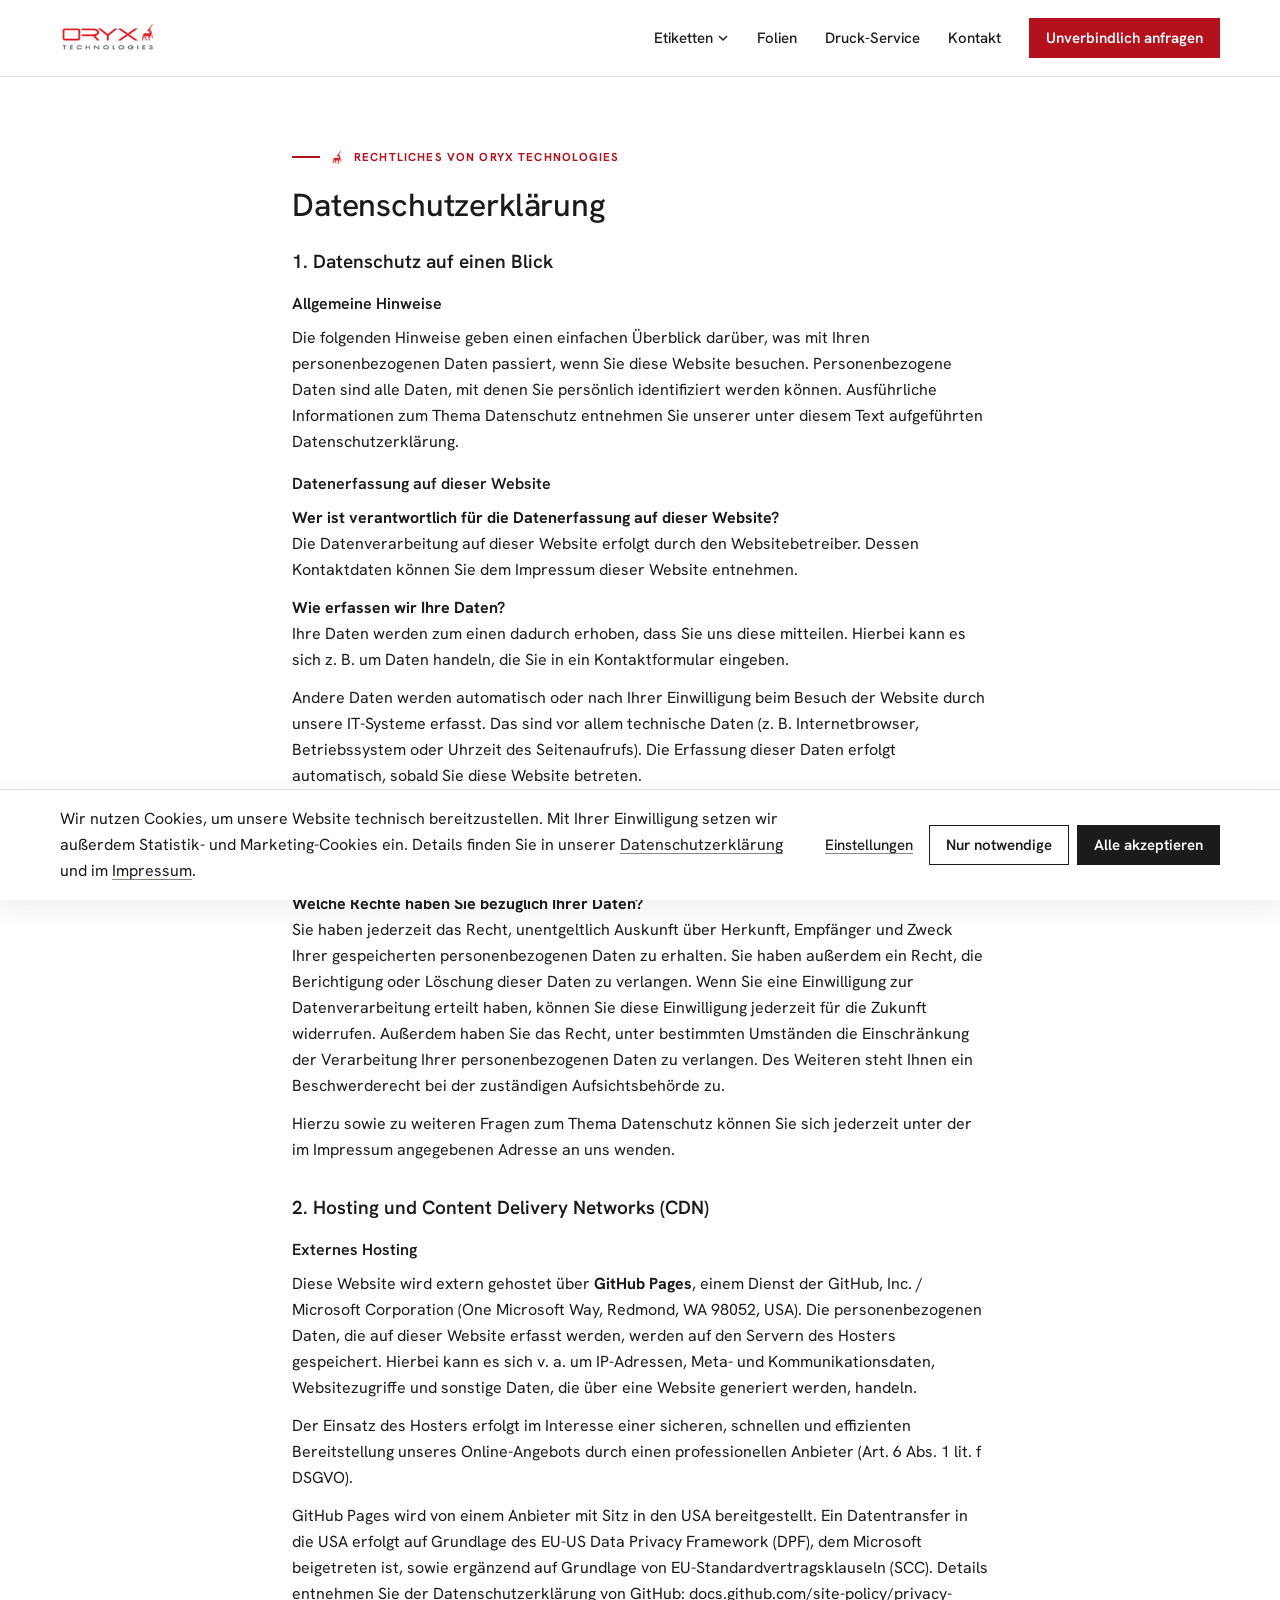
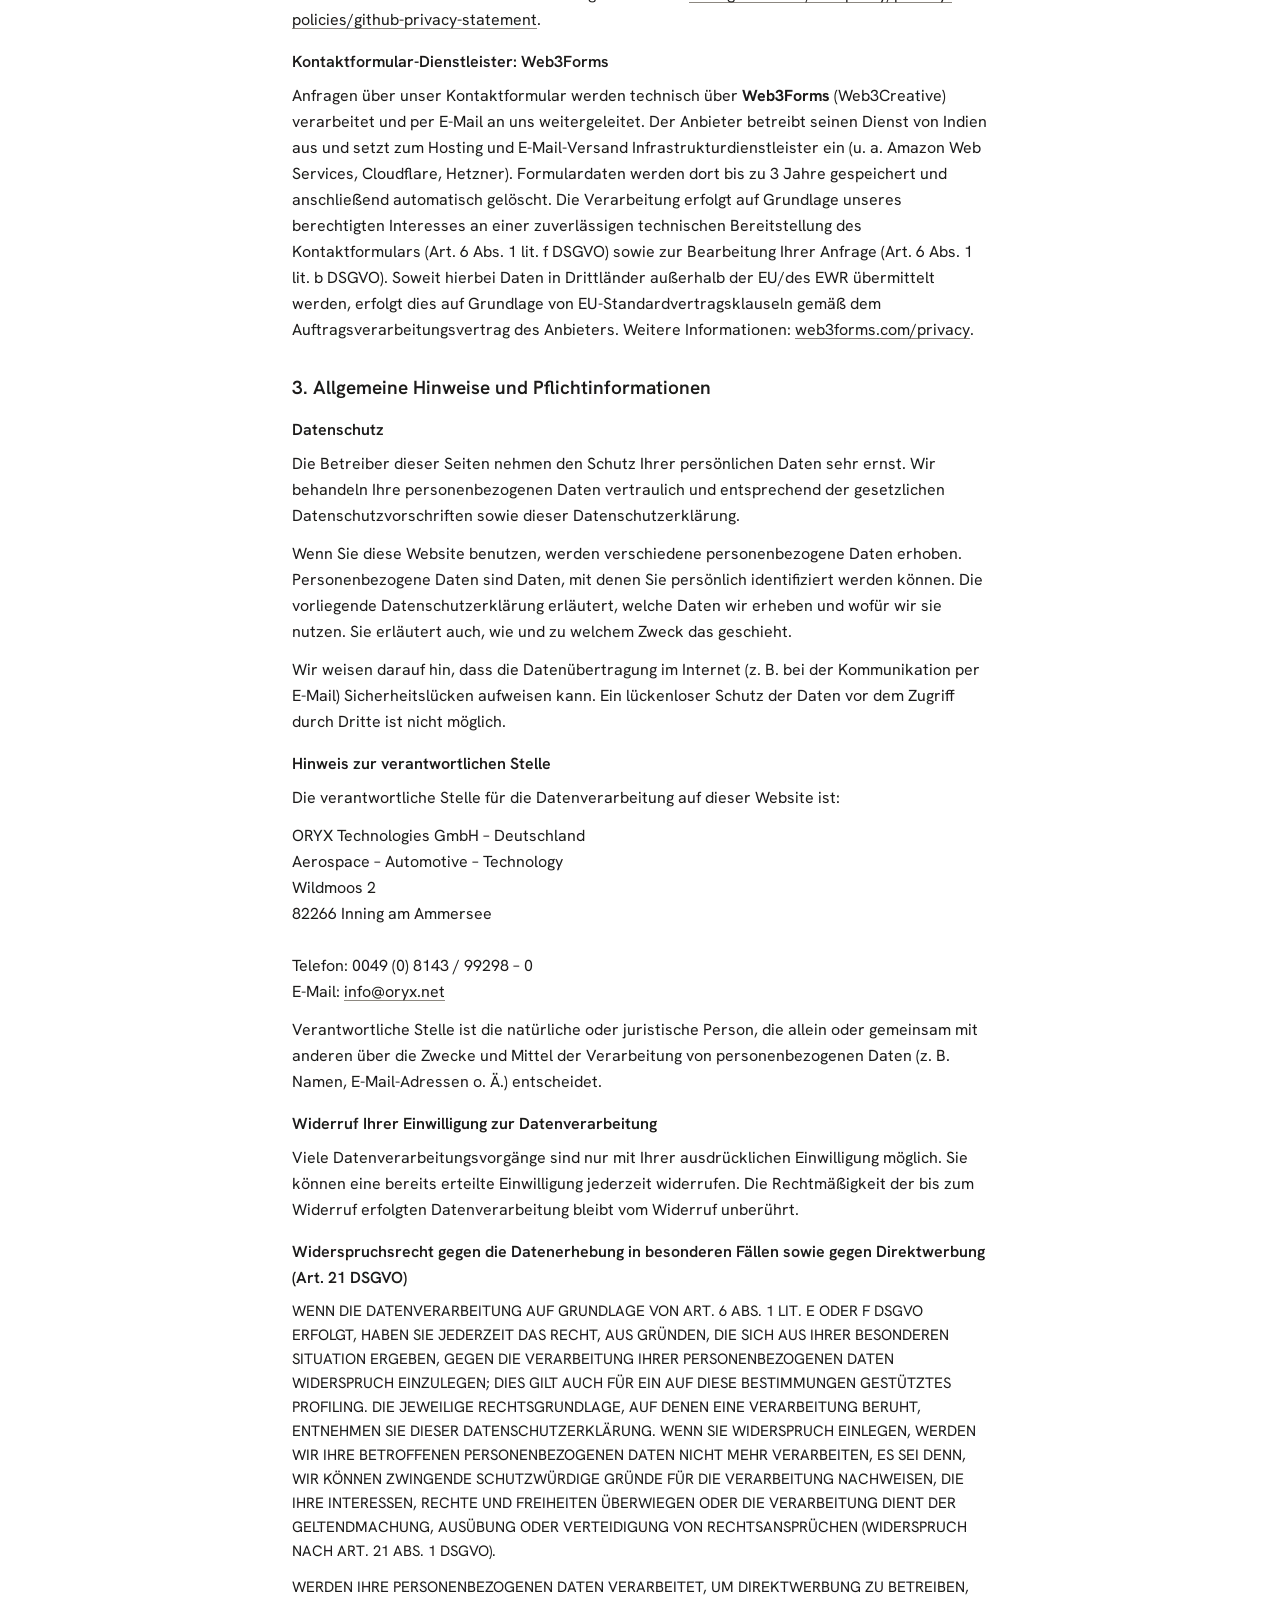
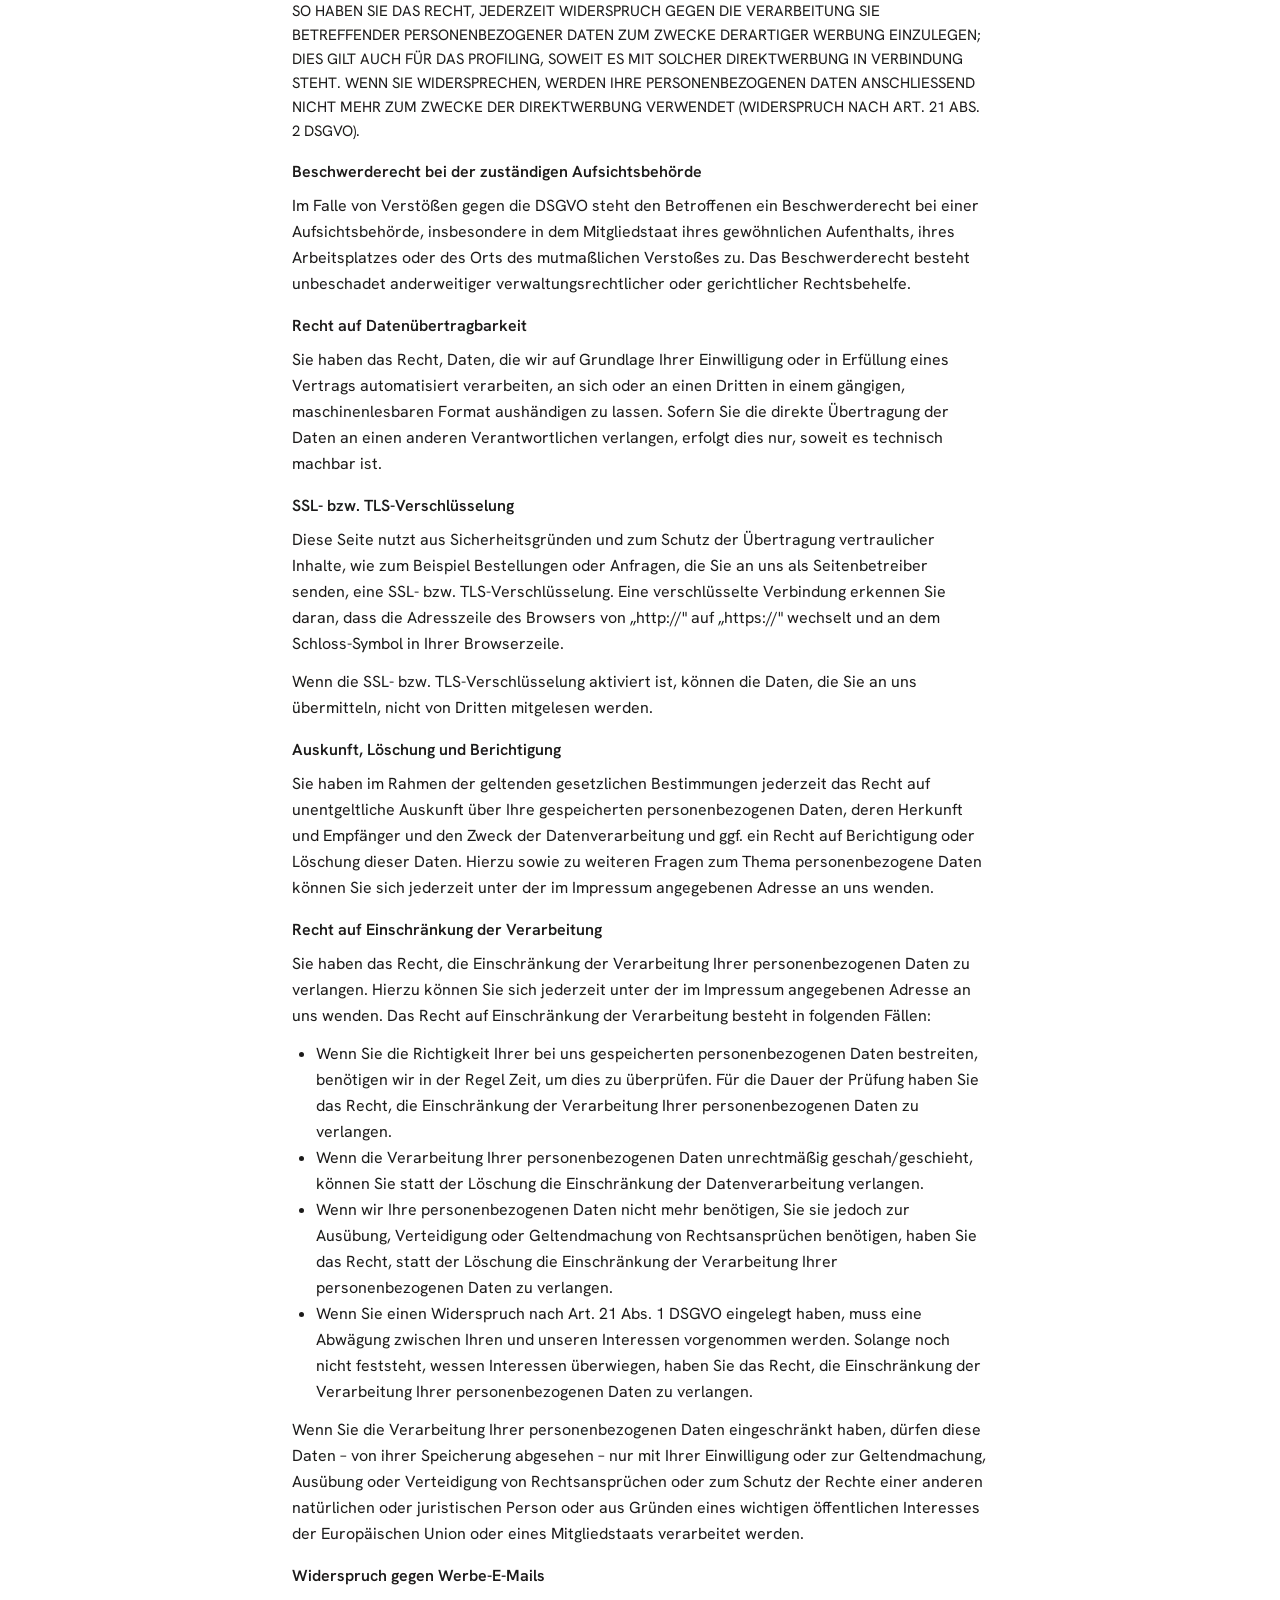
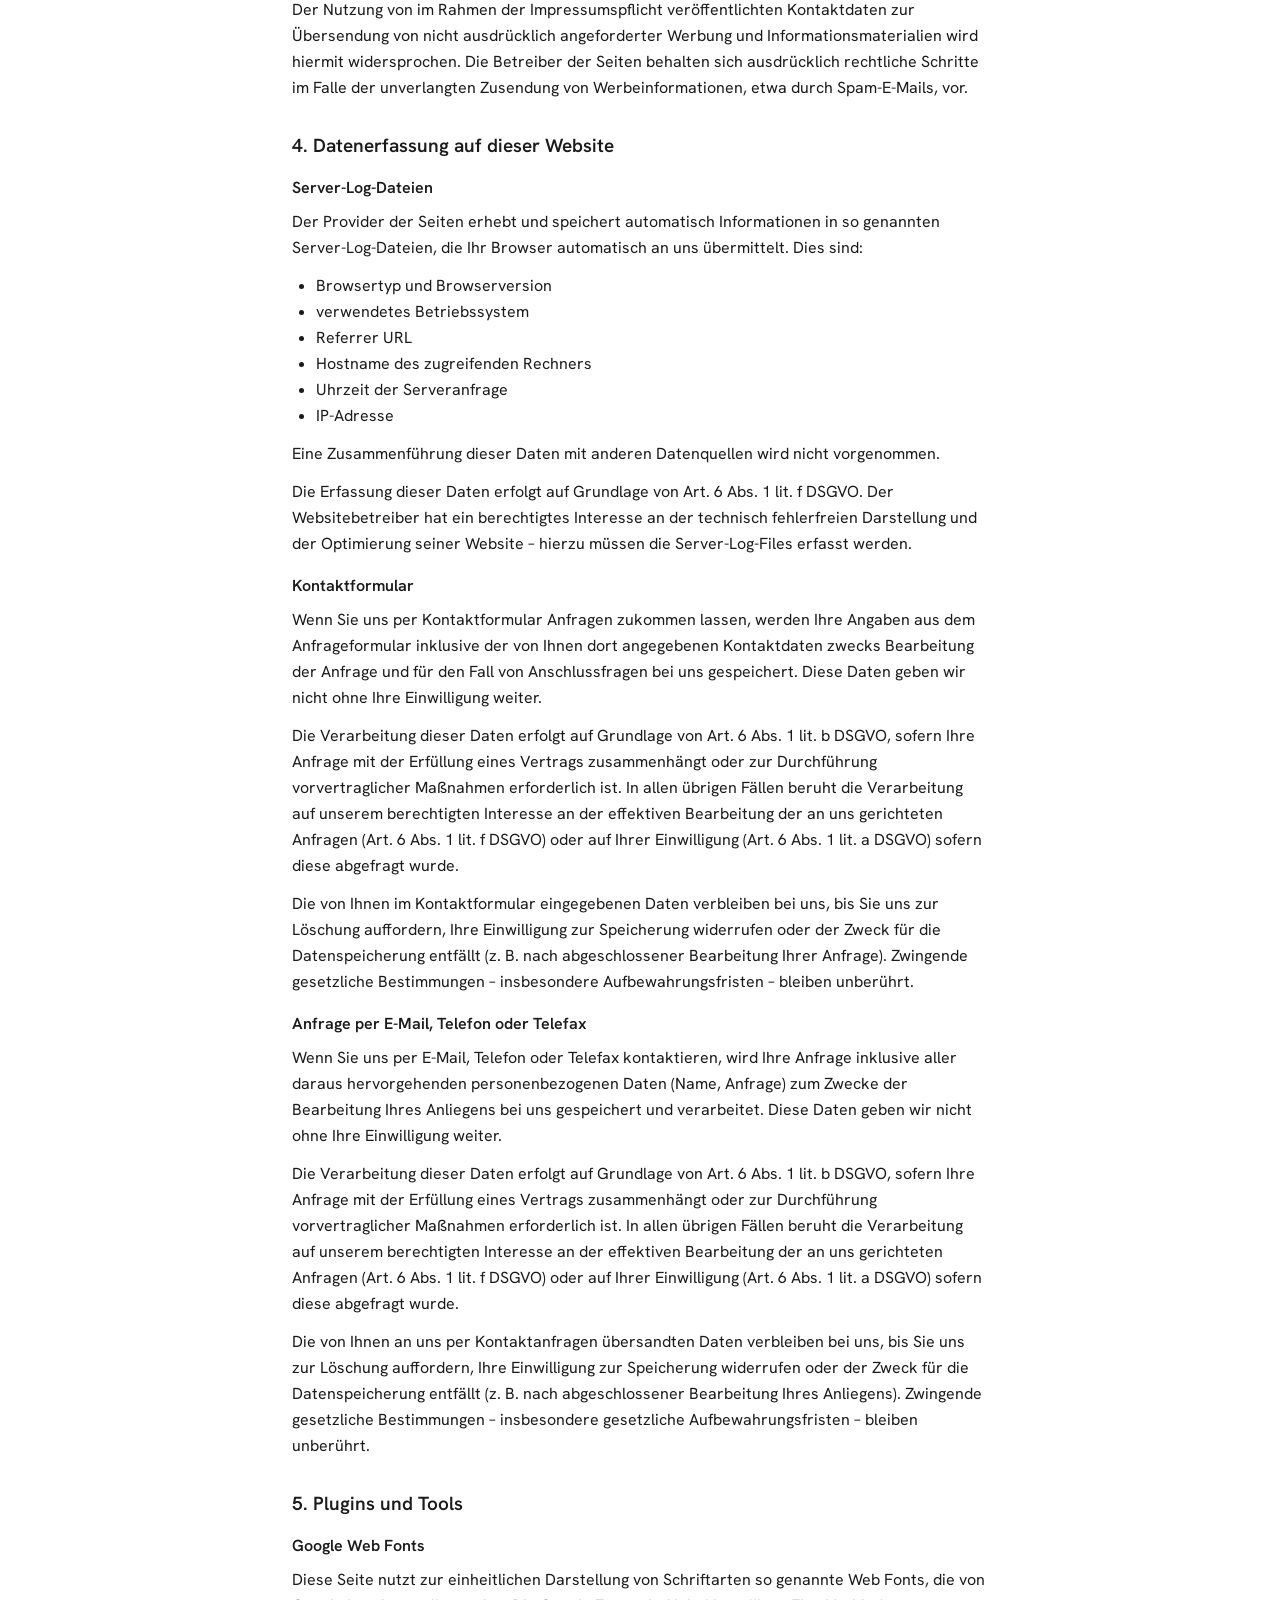
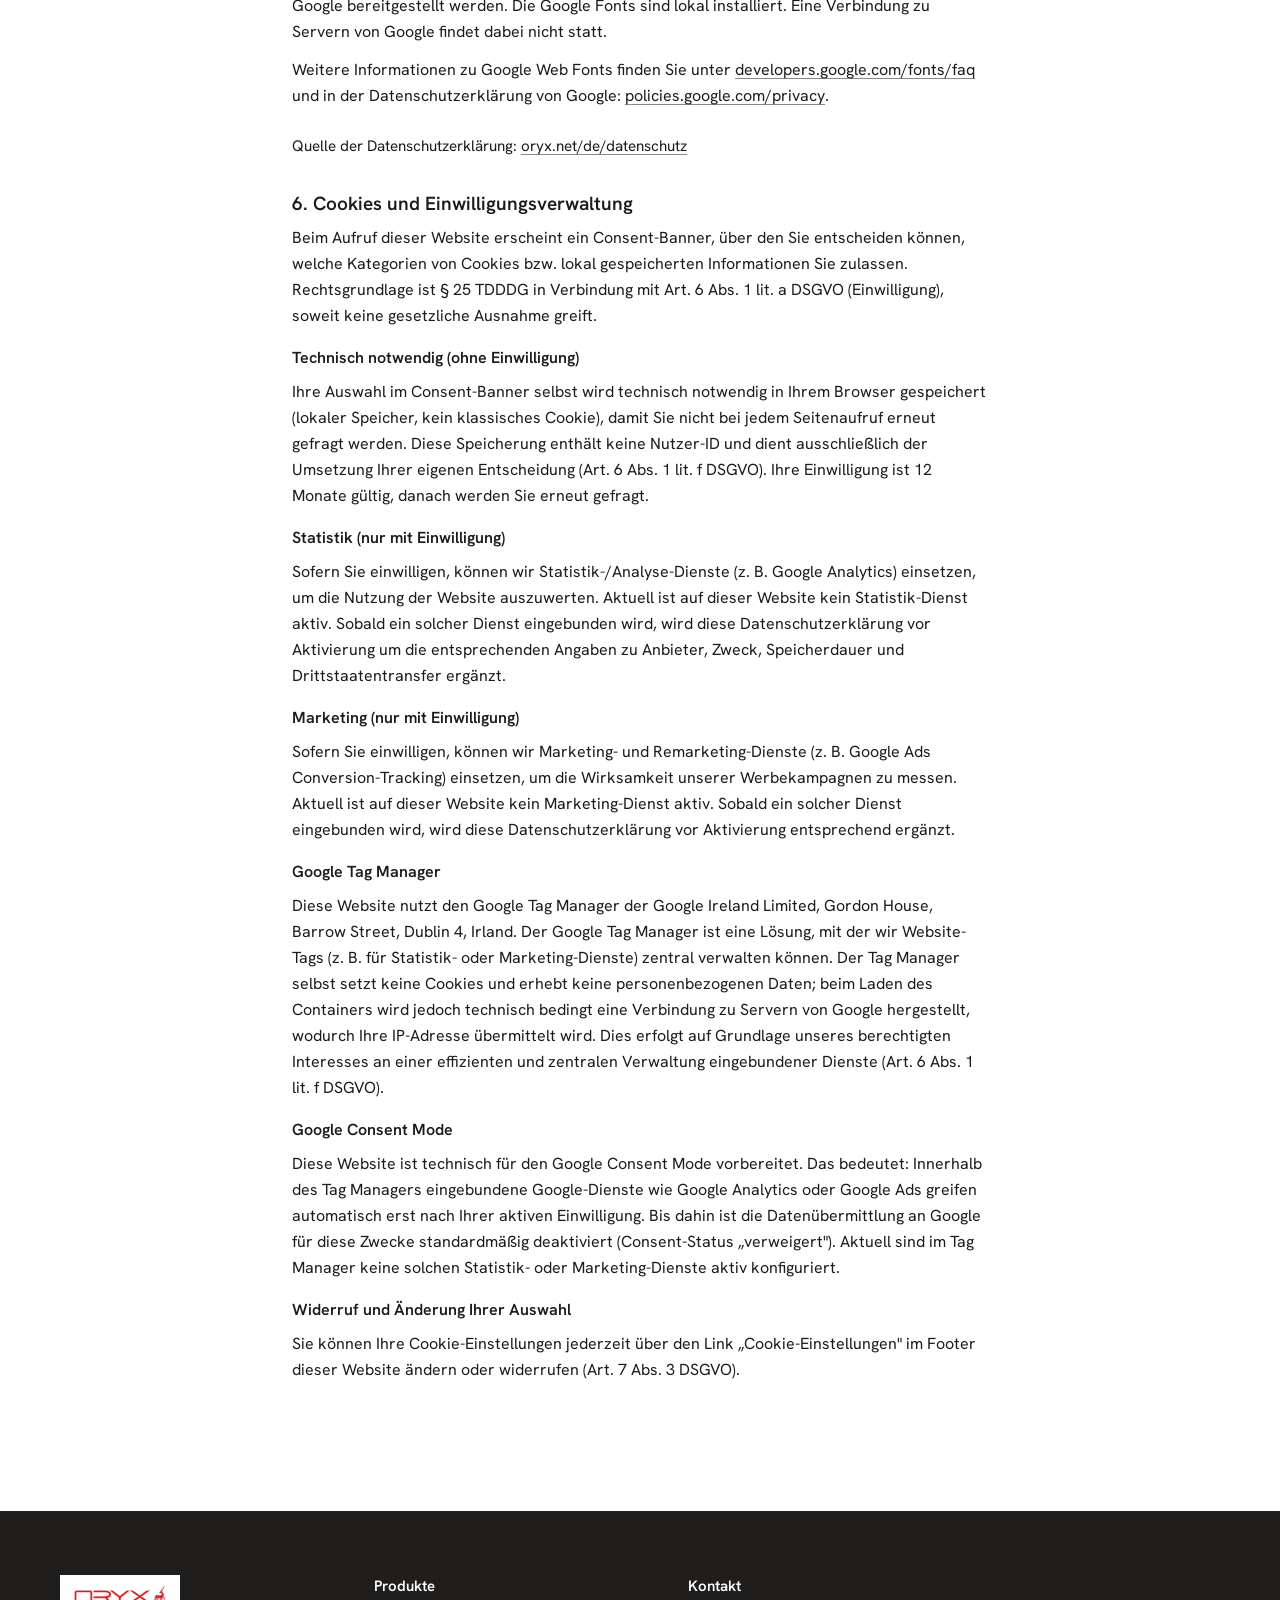
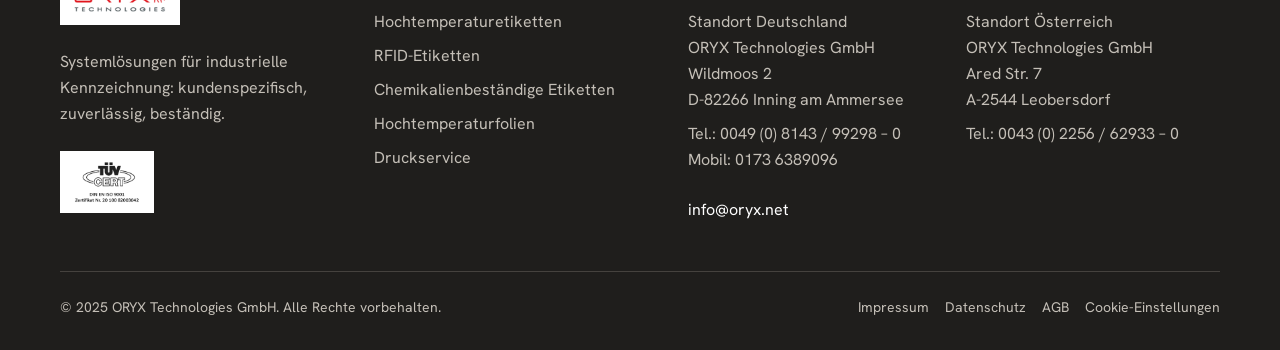
<file: datenschutz.html>
<!DOCTYPE html>
<html lang="de">
<head>
  <meta charset="UTF-8">
  <meta name="viewport" content="width=device-width, initial-scale=1.0">
  <!-- Google Consent Mode v2 — Standardwerte (verweigert), bis Einwilligung vorliegt -->
  <script>
    window.dataLayer = window.dataLayer || [];
    function gtag(){dataLayer.push(arguments);}
    gtag('consent', 'default', {
      ad_storage: 'denied',
      ad_user_data: 'denied',
      ad_personalization: 'denied',
      analytics_storage: 'denied',
      wait_for_update: 500
    });
  </script>
  <!-- Google Tag Manager -->
  <script>(function(w,d,s,l,i){w[l]=w[l]||[];w[l].push({'gtm.start':
  new Date().getTime(),event:'gtm.js'});var f=d.getElementsByTagName(s)[0],
  j=d.createElement(s),dl=l!='dataLayer'?'&l='+l:'';j.async=true;j.src=
  'https://www.googletagmanager.com/gtm.js?id='+i+dl;f.parentNode.insertBefore(j,f);
  })(window,document,'script','dataLayer','GTM-K99ZC7DT');</script>
  <!-- End Google Tag Manager -->
  <title>Datenschutzerklärung – ORYX Technologies GmbH</title>
  <meta name="description" content="Datenschutzerklärung der ORYX Technologies GmbH gemäß DSGVO.">
  <meta name="robots" content="noindex">
  <link rel="canonical" href="https://www.etikettenloesungen.com/datenschutz">
  <link rel="icon" href="img/cropped-Fav-Icon-192x192.png">
  <link rel="preload" href="fonts/HankenGrotesk-latin-wght.woff2" as="font" type="font/woff2" crossorigin>
  <link rel="stylesheet" href="styles.css?v=47">
</head>
<body>
<!-- Google Tag Manager (noscript) -->
<noscript><iframe src="https://www.googletagmanager.com/ns.html?id=GTM-K99ZC7DT"
height="0" width="0" style="display:none;visibility:hidden"></iframe></noscript>
<!-- End Google Tag Manager (noscript) -->

<nav class="nav" id="nav">
  <div class="nav-inner">
    <a href="/" class="nav-logo">
      <img src="img/Logo.png" alt="ORYX Technologies" onerror="this.style.display='none';this.nextElementSibling.style.display='inline'">
      <span class="nav-logo-fallback" style="display:none"><em>ORYX</em> TECHNOLOGIES</span>
    </a>
    <ul class="nav-links">
      <li class="nav-item">
        <button class="nav-link menu">Etiketten <svg width="12" height="12" viewBox="0 0 12 12" fill="none" aria-hidden="true"><path d="M2 4l4 4 4-4" stroke="currentColor" stroke-width="1.5"/></svg></button>
        <div class="dropdown menu">
          <a href="hochtemperatur-etiketten">Hochtemperaturetiketten</a>
          <a href="rfid-etiketten">RFID-Etiketten</a>
          <a href="chemikalienbestaendige-etiketten">Chemikalienbeständige Etiketten</a>
          <a href="/#kabelmarkierer">Kabelmarkierer</a>
        </div>
      </li>
      <li class="nav-item"><a href="hochtemperaturfolien" class="nav-link menu">Folien</a></li>
      <li class="nav-item"><a href="druck-service" class="nav-link menu">Druck-Service</a></li>
      <li class="nav-item"><a href="kontakt" class="nav-link menu">Kontakt</a></li>
    </ul>
    <a href="kontakt" class="btn btn-primary nav-cta action">Unverbindlich anfragen</a>
    <button class="nav-burger" aria-label="Menü öffnen"><span></span><span></span><span></span></button>
  </div>
</nav>

<div class="nav-mobile" id="nav-mobile">
  <button class="mobile-toggle nav-link">Etiketten <svg width="12" height="12" viewBox="0 0 12 12" fill="none" aria-hidden="true"><path d="M2 4l4 4 4-4" stroke="currentColor" stroke-width="1.5"/></svg></button>
  <div class="nav-mobile-sub">
    <a href="hochtemperatur-etiketten">Hochtemperaturetiketten</a>
    <a href="rfid-etiketten">RFID-Etiketten</a>
    <a href="chemikalienbestaendige-etiketten">Chemikalienbeständige Etiketten</a>
    <a href="/#kabelmarkierer">Kabelmarkierer</a>
  </div>
  <a href="hochtemperaturfolien">Hochtemperaturfolien</a>
  <a href="druck-service">Druck-Service</a>
  <a href="kontakt">Kontakt</a>
  <a href="kontakt" class="btn btn-primary action">Unverbindlich anfragen</a>
</div>

<main class="legal-page">
  <span class="eyebrow"><img src="img/cropped-Fav-Icon-192x192.png" alt="" class="eyebrow-logo">Rechtliches von ORYX Technologies</span>
  <h1>Datenschutzerklärung</h1>

  <div class="legal-block">
    <h2>1. Datenschutz auf einen Blick</h2>
    <h3>Allgemeine Hinweise</h3>
    <p>Die folgenden Hinweise geben einen einfachen Überblick darüber, was mit Ihren personenbezogenen Daten passiert, wenn Sie diese Website besuchen. Personenbezogene Daten sind alle Daten, mit denen Sie persönlich identifiziert werden können. Ausführliche Informationen zum Thema Datenschutz entnehmen Sie unserer unter diesem Text aufgeführten Datenschutzerklärung.</p>
    <h3>Datenerfassung auf dieser Website</h3>
    <p><strong>Wer ist verantwortlich für die Datenerfassung auf dieser Website?</strong><br>Die Datenverarbeitung auf dieser Website erfolgt durch den Websitebetreiber. Dessen Kontaktdaten können Sie dem Impressum dieser Website entnehmen.</p>
    <p><strong>Wie erfassen wir Ihre Daten?</strong><br>Ihre Daten werden zum einen dadurch erhoben, dass Sie uns diese mitteilen. Hierbei kann es sich z. B. um Daten handeln, die Sie in ein Kontaktformular eingeben.</p>
    <p>Andere Daten werden automatisch oder nach Ihrer Einwilligung beim Besuch der Website durch unsere IT-Systeme erfasst. Das sind vor allem technische Daten (z. B. Internetbrowser, Betriebssystem oder Uhrzeit des Seitenaufrufs). Die Erfassung dieser Daten erfolgt automatisch, sobald Sie diese Website betreten.</p>
    <p><strong>Wofür nutzen wir Ihre Daten?</strong><br>Ein Teil der Daten wird erhoben, um eine fehlerfreie Bereitstellung der Website zu gewährleisten. Andere Daten können zur Analyse Ihres Nutzerverhaltens verwendet werden.</p>
    <p><strong>Welche Rechte haben Sie bezüglich Ihrer Daten?</strong><br>Sie haben jederzeit das Recht, unentgeltlich Auskunft über Herkunft, Empfänger und Zweck Ihrer gespeicherten personenbezogenen Daten zu erhalten. Sie haben außerdem ein Recht, die Berichtigung oder Löschung dieser Daten zu verlangen. Wenn Sie eine Einwilligung zur Datenverarbeitung erteilt haben, können Sie diese Einwilligung jederzeit für die Zukunft widerrufen. Außerdem haben Sie das Recht, unter bestimmten Umständen die Einschränkung der Verarbeitung Ihrer personenbezogenen Daten zu verlangen. Des Weiteren steht Ihnen ein Beschwerderecht bei der zuständigen Aufsichtsbehörde zu.</p>
    <p>Hierzu sowie zu weiteren Fragen zum Thema Datenschutz können Sie sich jederzeit unter der im Impressum angegebenen Adresse an uns wenden.</p>
  </div>

  <div class="legal-block">
    <h2>2. Hosting und Content Delivery Networks (CDN)</h2>
    <h3>Externes Hosting</h3>
    <p>Diese Website wird extern gehostet über <strong>GitHub Pages</strong>, einem Dienst der GitHub, Inc. / Microsoft Corporation (One Microsoft Way, Redmond, WA 98052, USA). Die personenbezogenen Daten, die auf dieser Website erfasst werden, werden auf den Servern des Hosters gespeichert. Hierbei kann es sich v. a. um IP-Adressen, Meta- und Kommunikationsdaten, Websitezugriffe und sonstige Daten, die über eine Website generiert werden, handeln.</p>
    <p>Der Einsatz des Hosters erfolgt im Interesse einer sicheren, schnellen und effizienten Bereitstellung unseres Online-Angebots durch einen professionellen Anbieter (Art. 6 Abs. 1 lit. f DSGVO).</p>
    <p>GitHub Pages wird von einem Anbieter mit Sitz in den USA bereitgestellt. Ein Datentransfer in die USA erfolgt auf Grundlage des EU-US Data Privacy Framework (DPF), dem Microsoft beigetreten ist, sowie ergänzend auf Grundlage von EU-Standardvertragsklauseln (SCC). Details entnehmen Sie der Datenschutzerklärung von GitHub: <a href="https://docs.github.com/site-policy/privacy-policies/github-privacy-statement" target="_blank" rel="noopener">docs.github.com/site-policy/privacy-policies/github-privacy-statement</a>.</p>
    <h3>Kontaktformular-Dienstleister: Web3Forms</h3>
    <p>Anfragen über unser Kontaktformular werden technisch über <strong>Web3Forms</strong> (Web3Creative) verarbeitet und per E-Mail an uns weitergeleitet. Der Anbieter betreibt seinen Dienst von Indien aus und setzt zum Hosting und E-Mail-Versand Infrastrukturdienstleister ein (u. a. Amazon Web Services, Cloudflare, Hetzner). Formulardaten werden dort bis zu 3 Jahre gespeichert und anschließend automatisch gelöscht. Die Verarbeitung erfolgt auf Grundlage unseres berechtigten Interesses an einer zuverlässigen technischen Bereitstellung des Kontaktformulars (Art. 6 Abs. 1 lit. f DSGVO) sowie zur Bearbeitung Ihrer Anfrage (Art. 6 Abs. 1 lit. b DSGVO). Soweit hierbei Daten in Drittländer außerhalb der EU/des EWR übermittelt werden, erfolgt dies auf Grundlage von EU-Standardvertragsklauseln gemäß dem Auftragsverarbeitungsvertrag des Anbieters. Weitere Informationen: <a href="https://web3forms.com/privacy" target="_blank" rel="noopener">web3forms.com/privacy</a>.</p>
  </div>

  <div class="legal-block">
    <h2>3. Allgemeine Hinweise und Pflichtinformationen</h2>
    <h3>Datenschutz</h3>
    <p>Die Betreiber dieser Seiten nehmen den Schutz Ihrer persönlichen Daten sehr ernst. Wir behandeln Ihre personenbezogenen Daten vertraulich und entsprechend der gesetzlichen Datenschutzvorschriften sowie dieser Datenschutzerklärung.</p>
    <p>Wenn Sie diese Website benutzen, werden verschiedene personenbezogene Daten erhoben. Personenbezogene Daten sind Daten, mit denen Sie persönlich identifiziert werden können. Die vorliegende Datenschutzerklärung erläutert, welche Daten wir erheben und wofür wir sie nutzen. Sie erläutert auch, wie und zu welchem Zweck das geschieht.</p>
    <p>Wir weisen darauf hin, dass die Datenübertragung im Internet (z. B. bei der Kommunikation per E-Mail) Sicherheitslücken aufweisen kann. Ein lückenloser Schutz der Daten vor dem Zugriff durch Dritte ist nicht möglich.</p>
    <h3>Hinweis zur verantwortlichen Stelle</h3>
    <p>Die verantwortliche Stelle für die Datenverarbeitung auf dieser Website ist:</p>
    <p>ORYX Technologies GmbH – Deutschland<br>Aerospace – Automotive – Technology<br>Wildmoos 2<br>82266 Inning am Ammersee<br><br>Telefon: 0049 (0) 8143 / 99298 – 0<br>E-Mail: <a href="mailto:info@oryx.net">info@oryx.net</a></p>
    <p>Verantwortliche Stelle ist die natürliche oder juristische Person, die allein oder gemeinsam mit anderen über die Zwecke und Mittel der Verarbeitung von personenbezogenen Daten (z. B. Namen, E-Mail-Adressen o. Ä.) entscheidet.</p>
    <h3>Widerruf Ihrer Einwilligung zur Datenverarbeitung</h3>
    <p>Viele Datenverarbeitungsvorgänge sind nur mit Ihrer ausdrücklichen Einwilligung möglich. Sie können eine bereits erteilte Einwilligung jederzeit widerrufen. Die Rechtmäßigkeit der bis zum Widerruf erfolgten Datenverarbeitung bleibt vom Widerruf unberührt.</p>
    <h3>Widerspruchsrecht gegen die Datenerhebung in besonderen Fällen sowie gegen Direktwerbung (Art. 21 DSGVO)</h3>
    <p class="caps">Wenn die Datenverarbeitung auf Grundlage von Art. 6 Abs. 1 lit. e oder f DSGVO erfolgt, haben Sie jederzeit das Recht, aus Gründen, die sich aus Ihrer besonderen Situation ergeben, gegen die Verarbeitung Ihrer personenbezogenen Daten Widerspruch einzulegen; dies gilt auch für ein auf diese Bestimmungen gestütztes Profiling. Die jeweilige Rechtsgrundlage, auf denen eine Verarbeitung beruht, entnehmen Sie dieser Datenschutzerklärung. Wenn Sie Widerspruch einlegen, werden wir Ihre betroffenen personenbezogenen Daten nicht mehr verarbeiten, es sei denn, wir können zwingende schutzwürdige Gründe für die Verarbeitung nachweisen, die Ihre Interessen, Rechte und Freiheiten überwiegen oder die Verarbeitung dient der Geltendmachung, Ausübung oder Verteidigung von Rechtsansprüchen (Widerspruch nach Art. 21 Abs. 1 DSGVO).</p>
    <p class="caps">Werden Ihre personenbezogenen Daten verarbeitet, um Direktwerbung zu betreiben, so haben Sie das Recht, jederzeit Widerspruch gegen die Verarbeitung Sie betreffender personenbezogener Daten zum Zwecke derartiger Werbung einzulegen; dies gilt auch für das Profiling, soweit es mit solcher Direktwerbung in Verbindung steht. Wenn Sie widersprechen, werden Ihre personenbezogenen Daten anschließend nicht mehr zum Zwecke der Direktwerbung verwendet (Widerspruch nach Art. 21 Abs. 2 DSGVO).</p>
    <h3>Beschwerderecht bei der zuständigen Aufsichtsbehörde</h3>
    <p>Im Falle von Verstößen gegen die DSGVO steht den Betroffenen ein Beschwerderecht bei einer Aufsichtsbehörde, insbesondere in dem Mitgliedstaat ihres gewöhnlichen Aufenthalts, ihres Arbeitsplatzes oder des Orts des mutmaßlichen Verstoßes zu. Das Beschwerderecht besteht unbeschadet anderweitiger verwaltungsrechtlicher oder gerichtlicher Rechtsbehelfe.</p>
    <h3>Recht auf Datenübertragbarkeit</h3>
    <p>Sie haben das Recht, Daten, die wir auf Grundlage Ihrer Einwilligung oder in Erfüllung eines Vertrags automatisiert verarbeiten, an sich oder an einen Dritten in einem gängigen, maschinenlesbaren Format aushändigen zu lassen. Sofern Sie die direkte Übertragung der Daten an einen anderen Verantwortlichen verlangen, erfolgt dies nur, soweit es technisch machbar ist.</p>
    <h3>SSL- bzw. TLS-Verschlüsselung</h3>
    <p>Diese Seite nutzt aus Sicherheitsgründen und zum Schutz der Übertragung vertraulicher Inhalte, wie zum Beispiel Bestellungen oder Anfragen, die Sie an uns als Seitenbetreiber senden, eine SSL- bzw. TLS-Verschlüsselung. Eine verschlüsselte Verbindung erkennen Sie daran, dass die Adresszeile des Browsers von „http://" auf „https://" wechselt und an dem Schloss-Symbol in Ihrer Browserzeile.</p>
    <p>Wenn die SSL- bzw. TLS-Verschlüsselung aktiviert ist, können die Daten, die Sie an uns übermitteln, nicht von Dritten mitgelesen werden.</p>
    <h3>Auskunft, Löschung und Berichtigung</h3>
    <p>Sie haben im Rahmen der geltenden gesetzlichen Bestimmungen jederzeit das Recht auf unentgeltliche Auskunft über Ihre gespeicherten personenbezogenen Daten, deren Herkunft und Empfänger und den Zweck der Datenverarbeitung und ggf. ein Recht auf Berichtigung oder Löschung dieser Daten. Hierzu sowie zu weiteren Fragen zum Thema personenbezogene Daten können Sie sich jederzeit unter der im Impressum angegebenen Adresse an uns wenden.</p>
    <h3>Recht auf Einschränkung der Verarbeitung</h3>
    <p>Sie haben das Recht, die Einschränkung der Verarbeitung Ihrer personenbezogenen Daten zu verlangen. Hierzu können Sie sich jederzeit unter der im Impressum angegebenen Adresse an uns wenden. Das Recht auf Einschränkung der Verarbeitung besteht in folgenden Fällen:</p>
    <ul>
      <li>Wenn Sie die Richtigkeit Ihrer bei uns gespeicherten personenbezogenen Daten bestreiten, benötigen wir in der Regel Zeit, um dies zu überprüfen. Für die Dauer der Prüfung haben Sie das Recht, die Einschränkung der Verarbeitung Ihrer personenbezogenen Daten zu verlangen.</li>
      <li>Wenn die Verarbeitung Ihrer personenbezogenen Daten unrechtmäßig geschah/geschieht, können Sie statt der Löschung die Einschränkung der Datenverarbeitung verlangen.</li>
      <li>Wenn wir Ihre personenbezogenen Daten nicht mehr benötigen, Sie sie jedoch zur Ausübung, Verteidigung oder Geltendmachung von Rechtsansprüchen benötigen, haben Sie das Recht, statt der Löschung die Einschränkung der Verarbeitung Ihrer personenbezogenen Daten zu verlangen.</li>
      <li>Wenn Sie einen Widerspruch nach Art. 21 Abs. 1 DSGVO eingelegt haben, muss eine Abwägung zwischen Ihren und unseren Interessen vorgenommen werden. Solange noch nicht feststeht, wessen Interessen überwiegen, haben Sie das Recht, die Einschränkung der Verarbeitung Ihrer personenbezogenen Daten zu verlangen.</li>
    </ul>
    <p>Wenn Sie die Verarbeitung Ihrer personenbezogenen Daten eingeschränkt haben, dürfen diese Daten – von ihrer Speicherung abgesehen – nur mit Ihrer Einwilligung oder zur Geltendmachung, Ausübung oder Verteidigung von Rechtsansprüchen oder zum Schutz der Rechte einer anderen natürlichen oder juristischen Person oder aus Gründen eines wichtigen öffentlichen Interesses der Europäischen Union oder eines Mitgliedstaats verarbeitet werden.</p>
    <h3>Widerspruch gegen Werbe-E-Mails</h3>
    <p>Der Nutzung von im Rahmen der Impressumspflicht veröffentlichten Kontaktdaten zur Übersendung von nicht ausdrücklich angeforderter Werbung und Informationsmaterialien wird hiermit widersprochen. Die Betreiber der Seiten behalten sich ausdrücklich rechtliche Schritte im Falle der unverlangten Zusendung von Werbeinformationen, etwa durch Spam-E-Mails, vor.</p>
  </div>

  <div class="legal-block">
    <h2>4. Datenerfassung auf dieser Website</h2>
    <h3>Server-Log-Dateien</h3>
    <p>Der Provider der Seiten erhebt und speichert automatisch Informationen in so genannten Server-Log-Dateien, die Ihr Browser automatisch an uns übermittelt. Dies sind:</p>
    <ul>
      <li>Browsertyp und Browserversion</li>
      <li>verwendetes Betriebssystem</li>
      <li>Referrer URL</li>
      <li>Hostname des zugreifenden Rechners</li>
      <li>Uhrzeit der Serveranfrage</li>
      <li>IP-Adresse</li>
    </ul>
    <p>Eine Zusammenführung dieser Daten mit anderen Datenquellen wird nicht vorgenommen.</p>
    <p>Die Erfassung dieser Daten erfolgt auf Grundlage von Art. 6 Abs. 1 lit. f DSGVO. Der Websitebetreiber hat ein berechtigtes Interesse an der technisch fehlerfreien Darstellung und der Optimierung seiner Website – hierzu müssen die Server-Log-Files erfasst werden.</p>
    <h3>Kontaktformular</h3>
    <p>Wenn Sie uns per Kontaktformular Anfragen zukommen lassen, werden Ihre Angaben aus dem Anfrageformular inklusive der von Ihnen dort angegebenen Kontaktdaten zwecks Bearbeitung der Anfrage und für den Fall von Anschlussfragen bei uns gespeichert. Diese Daten geben wir nicht ohne Ihre Einwilligung weiter.</p>
    <p>Die Verarbeitung dieser Daten erfolgt auf Grundlage von Art. 6 Abs. 1 lit. b DSGVO, sofern Ihre Anfrage mit der Erfüllung eines Vertrags zusammenhängt oder zur Durchführung vorvertraglicher Maßnahmen erforderlich ist. In allen übrigen Fällen beruht die Verarbeitung auf unserem berechtigten Interesse an der effektiven Bearbeitung der an uns gerichteten Anfragen (Art. 6 Abs. 1 lit. f DSGVO) oder auf Ihrer Einwilligung (Art. 6 Abs. 1 lit. a DSGVO) sofern diese abgefragt wurde.</p>
    <p>Die von Ihnen im Kontaktformular eingegebenen Daten verbleiben bei uns, bis Sie uns zur Löschung auffordern, Ihre Einwilligung zur Speicherung widerrufen oder der Zweck für die Datenspeicherung entfällt (z. B. nach abgeschlossener Bearbeitung Ihrer Anfrage). Zwingende gesetzliche Bestimmungen – insbesondere Aufbewahrungsfristen – bleiben unberührt.</p>
    <h3>Anfrage per E-Mail, Telefon oder Telefax</h3>
    <p>Wenn Sie uns per E-Mail, Telefon oder Telefax kontaktieren, wird Ihre Anfrage inklusive aller daraus hervorgehenden personenbezogenen Daten (Name, Anfrage) zum Zwecke der Bearbeitung Ihres Anliegens bei uns gespeichert und verarbeitet. Diese Daten geben wir nicht ohne Ihre Einwilligung weiter.</p>
    <p>Die Verarbeitung dieser Daten erfolgt auf Grundlage von Art. 6 Abs. 1 lit. b DSGVO, sofern Ihre Anfrage mit der Erfüllung eines Vertrags zusammenhängt oder zur Durchführung vorvertraglicher Maßnahmen erforderlich ist. In allen übrigen Fällen beruht die Verarbeitung auf unserem berechtigten Interesse an der effektiven Bearbeitung der an uns gerichteten Anfragen (Art. 6 Abs. 1 lit. f DSGVO) oder auf Ihrer Einwilligung (Art. 6 Abs. 1 lit. a DSGVO) sofern diese abgefragt wurde.</p>
    <p>Die von Ihnen an uns per Kontaktanfragen übersandten Daten verbleiben bei uns, bis Sie uns zur Löschung auffordern, Ihre Einwilligung zur Speicherung widerrufen oder der Zweck für die Datenspeicherung entfällt (z. B. nach abgeschlossener Bearbeitung Ihres Anliegens). Zwingende gesetzliche Bestimmungen – insbesondere gesetzliche Aufbewahrungsfristen – bleiben unberührt.</p>
  </div>

  <div class="legal-block">
    <h2>5. Plugins und Tools</h2>
    <h3>Google Web Fonts</h3>
    <p>Diese Seite nutzt zur einheitlichen Darstellung von Schriftarten so genannte Web Fonts, die von Google bereitgestellt werden. Die Google Fonts sind lokal installiert. Eine Verbindung zu Servern von Google findet dabei nicht statt.</p>
    <p>Weitere Informationen zu Google Web Fonts finden Sie unter <a href="https://developers.google.com/fonts/faq" target="_blank" rel="noopener">developers.google.com/fonts/faq</a> und in der Datenschutzerklärung von Google: <a href="https://policies.google.com/privacy?hl=de" target="_blank" rel="noopener">policies.google.com/privacy</a>.</p>
    <p style="margin-top:24px; font-size:0.95rem;">Quelle der Datenschutzerklärung: <a href="https://oryx.net/de/datenschutz/" target="_blank" rel="noopener">oryx.net/de/datenschutz</a></p>
  </div>

  <div class="legal-block">
    <h2>6. Cookies und Einwilligungsverwaltung</h2>
    <p>Beim Aufruf dieser Website erscheint ein Consent-Banner, über den Sie entscheiden können, welche Kategorien von Cookies bzw. lokal gespeicherten Informationen Sie zulassen. Rechtsgrundlage ist § 25 TDDDG in Verbindung mit Art. 6 Abs. 1 lit. a DSGVO (Einwilligung), soweit keine gesetzliche Ausnahme greift.</p>
    <h3>Technisch notwendig (ohne Einwilligung)</h3>
    <p>Ihre Auswahl im Consent-Banner selbst wird technisch notwendig in Ihrem Browser gespeichert (lokaler Speicher, kein klassisches Cookie), damit Sie nicht bei jedem Seitenaufruf erneut gefragt werden. Diese Speicherung enthält keine Nutzer-ID und dient ausschließlich der Umsetzung Ihrer eigenen Entscheidung (Art. 6 Abs. 1 lit. f DSGVO). Ihre Einwilligung ist 12 Monate gültig, danach werden Sie erneut gefragt.</p>
    <h3>Statistik (nur mit Einwilligung)</h3>
    <p>Sofern Sie einwilligen, können wir Statistik-/Analyse-Dienste (z. B. Google Analytics) einsetzen, um die Nutzung der Website auszuwerten. Aktuell ist auf dieser Website kein Statistik-Dienst aktiv. Sobald ein solcher Dienst eingebunden wird, wird diese Datenschutzerklärung vor Aktivierung um die entsprechenden Angaben zu Anbieter, Zweck, Speicherdauer und Drittstaatentransfer ergänzt.</p>
    <h3>Marketing (nur mit Einwilligung)</h3>
    <p>Sofern Sie einwilligen, können wir Marketing- und Remarketing-Dienste (z. B. Google Ads Conversion-Tracking) einsetzen, um die Wirksamkeit unserer Werbekampagnen zu messen. Aktuell ist auf dieser Website kein Marketing-Dienst aktiv. Sobald ein solcher Dienst eingebunden wird, wird diese Datenschutzerklärung vor Aktivierung entsprechend ergänzt.</p>
    <h3>Google Tag Manager</h3>
    <p>Diese Website nutzt den Google Tag Manager der Google Ireland Limited, Gordon House, Barrow Street, Dublin 4, Irland. Der Google Tag Manager ist eine Lösung, mit der wir Website-Tags (z. B. für Statistik- oder Marketing-Dienste) zentral verwalten können. Der Tag Manager selbst setzt keine Cookies und erhebt keine personenbezogenen Daten; beim Laden des Containers wird jedoch technisch bedingt eine Verbindung zu Servern von Google hergestellt, wodurch Ihre IP-Adresse übermittelt wird. Dies erfolgt auf Grundlage unseres berechtigten Interesses an einer effizienten und zentralen Verwaltung eingebundener Dienste (Art. 6 Abs. 1 lit. f DSGVO).</p>
    <h3>Google Consent Mode</h3>
    <p>Diese Website ist technisch für den Google Consent Mode vorbereitet. Das bedeutet: Innerhalb des Tag Managers eingebundene Google-Dienste wie Google Analytics oder Google Ads greifen automatisch erst nach Ihrer aktiven Einwilligung. Bis dahin ist die Datenübermittlung an Google für diese Zwecke standardmäßig deaktiviert (Consent-Status „verweigert"). Aktuell sind im Tag Manager keine solchen Statistik- oder Marketing-Dienste aktiv konfiguriert.</p>
    <h3>Widerruf und Änderung Ihrer Auswahl</h3>
    <p>Sie können Ihre Cookie-Einstellungen jederzeit über den Link „Cookie-Einstellungen" im Footer dieser Website ändern oder widerrufen (Art. 7 Abs. 3 DSGVO).</p>
  </div>
</main>

<footer class="footer body">
  <div class="footer-top">
    <div class="f-brand">
      <a href="/" class="f-logo"><img src="img/Logo.png" alt="ORYX Technologies"></a>
      <p>Systemlösungen für industrielle Kennzeichnung: kundenspezifisch, zuverlässig, beständig.</p>
      <div class="f-cert"><img src="img/tv-cert-iso-logo-rand.jpg" alt="TÜV CERT, DIN EN ISO 9001 zertifiziert"></div>
    </div>
    <div class="f-col">
      <h2 class="label">Produkte</h2>
      <a href="hochtemperatur-etiketten">Hochtemperaturetiketten</a>
      <a href="rfid-etiketten">RFID-Etiketten</a>
      <a href="chemikalienbestaendige-etiketten">Chemikalienbeständige Etiketten</a>
      <a href="hochtemperaturfolien">Hochtemperaturfolien</a>
      <a href="druck-service">Druckservice</a>
    </div>
    <div class="f-contact">
      <h2 class="label">Kontakt</h2>
      <div class="f-contact-grid">
        <div class="f-loc"><p>Standort Deutschland<br>ORYX Technologies GmbH<br>Wildmoos 2<br>D-82266 Inning am Ammersee</p><p>Tel.: 0049 (0) 8143 / 99298 – 0<br>Mobil: 0173 6389096</p></div>
        <div class="f-loc"><p>Standort Österreich<br>ORYX Technologies GmbH<br>Ared Str. 7<br>A-2544 Leobersdorf</p><p>Tel.: 0043 (0) 2256 / 62933 – 0</p></div>
      </div>
      <p class="f-mail"><a href="mailto:info@oryx.net">info@oryx.net</a></p>
    </div>
  </div>
  <div class="footer-bottom small">
    <p>© 2025 ORYX Technologies GmbH. Alle Rechte vorbehalten.</p>
    <div class="footer-legal"><a href="impressum">Impressum</a><a href="datenschutz">Datenschutz</a><a href="agb">AGB</a><button type="button" data-cc-open>Cookie-Einstellungen</button></div>
  </div>
</footer>

<script src="main.js?v=4"></script>
<script src="cookie-consent.js?v=2"></script>
</body>
</html>
</file>
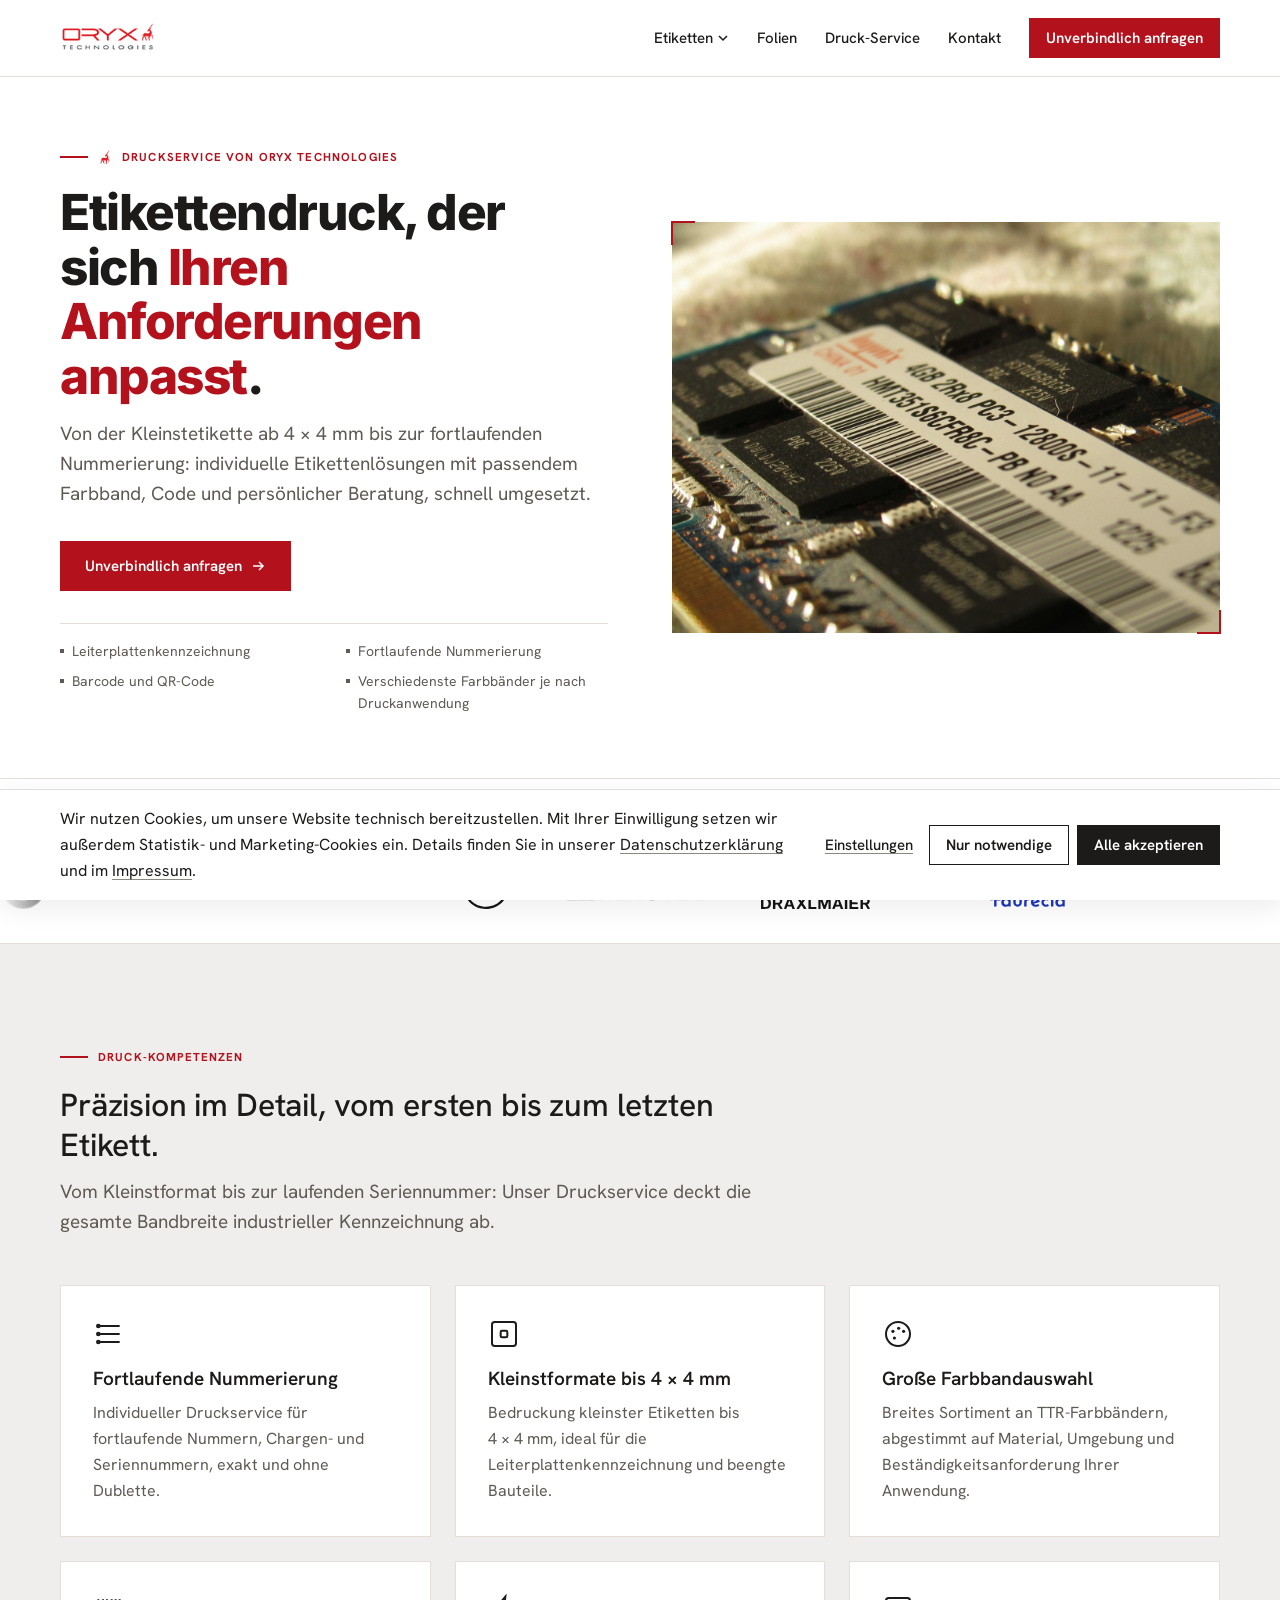
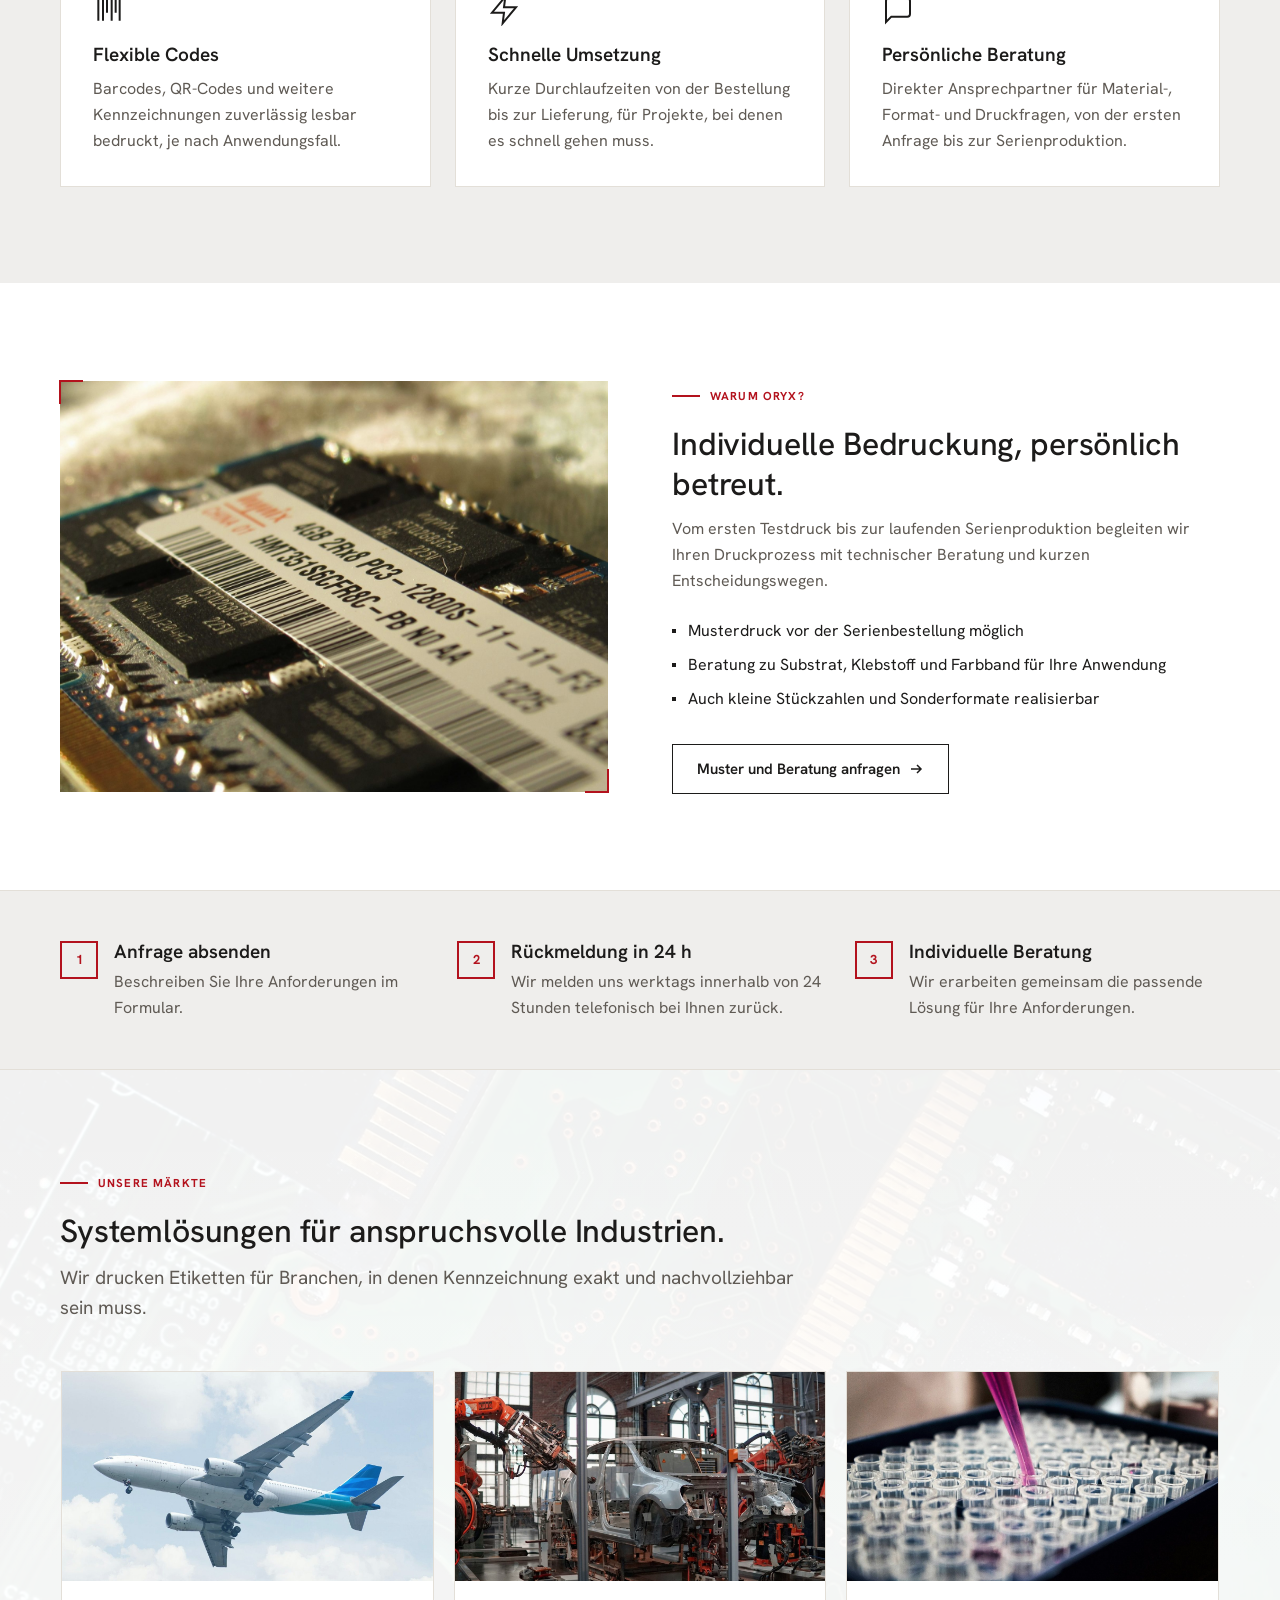
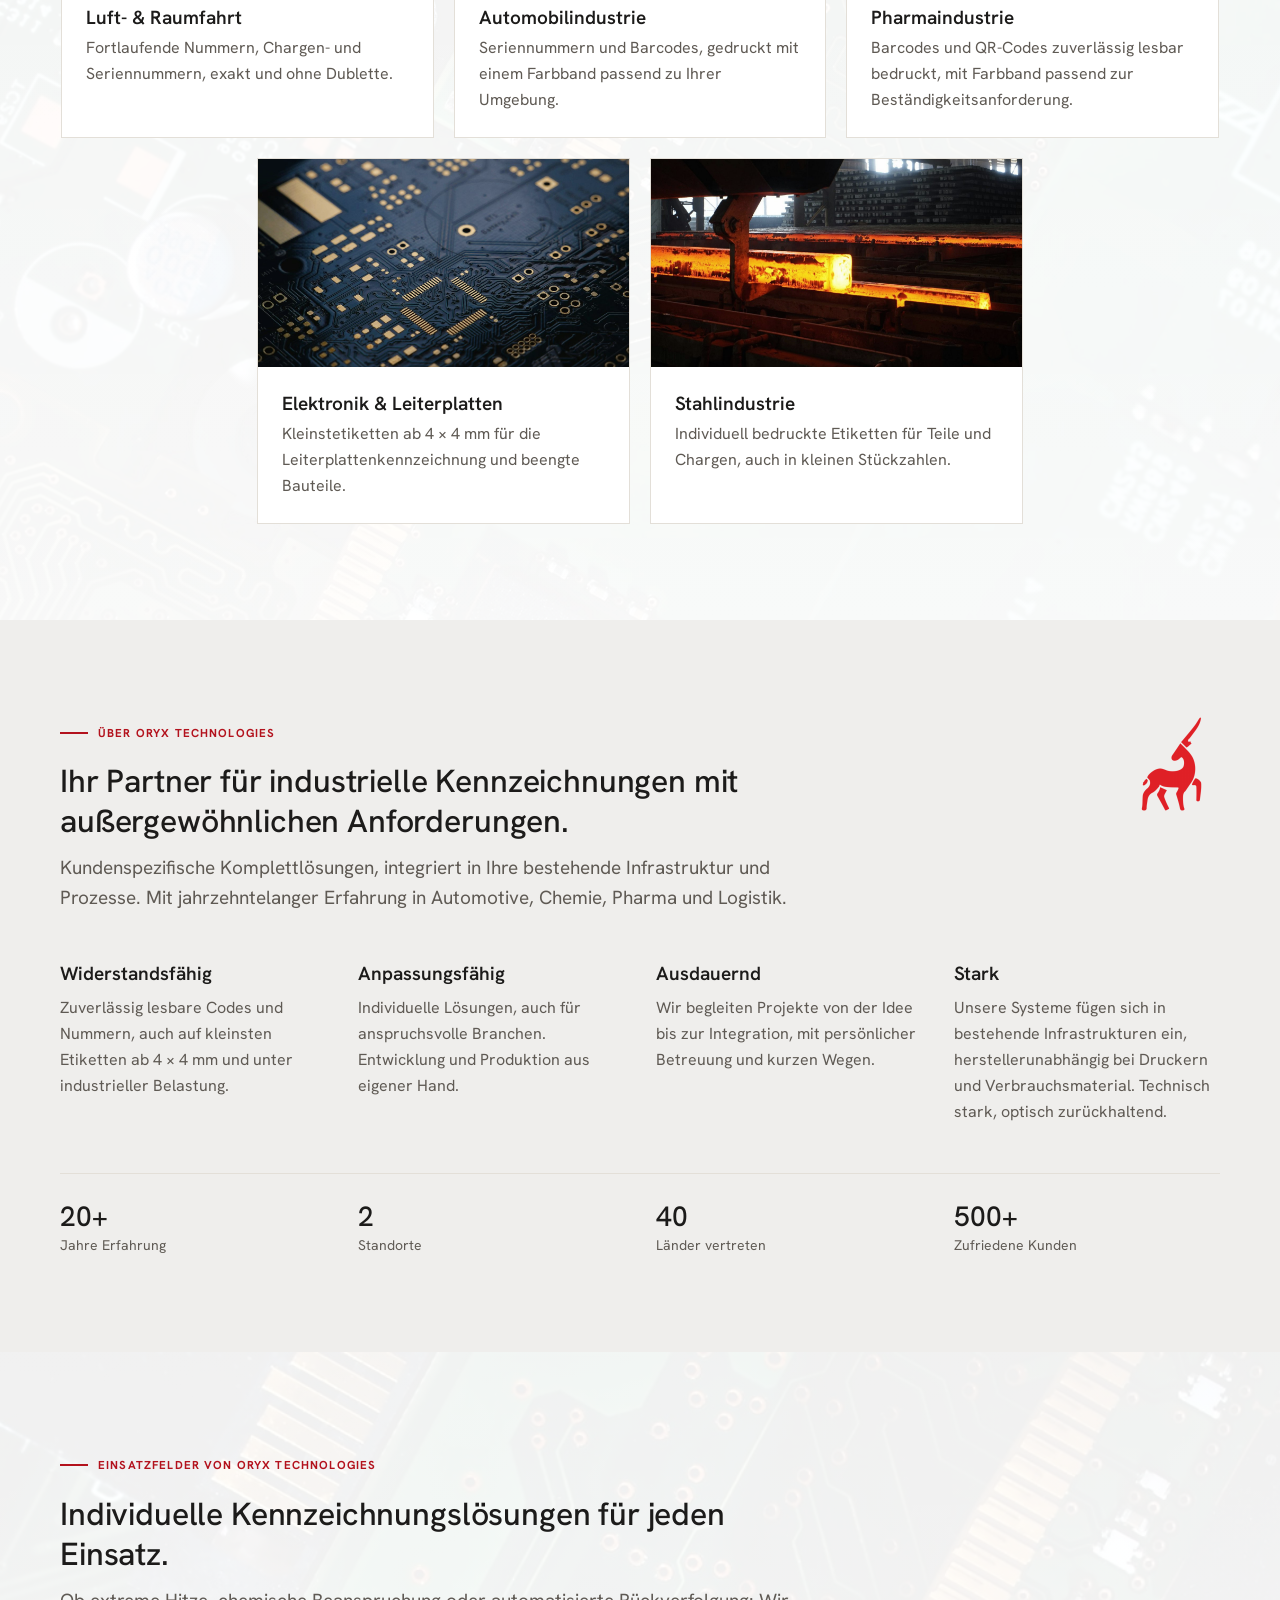
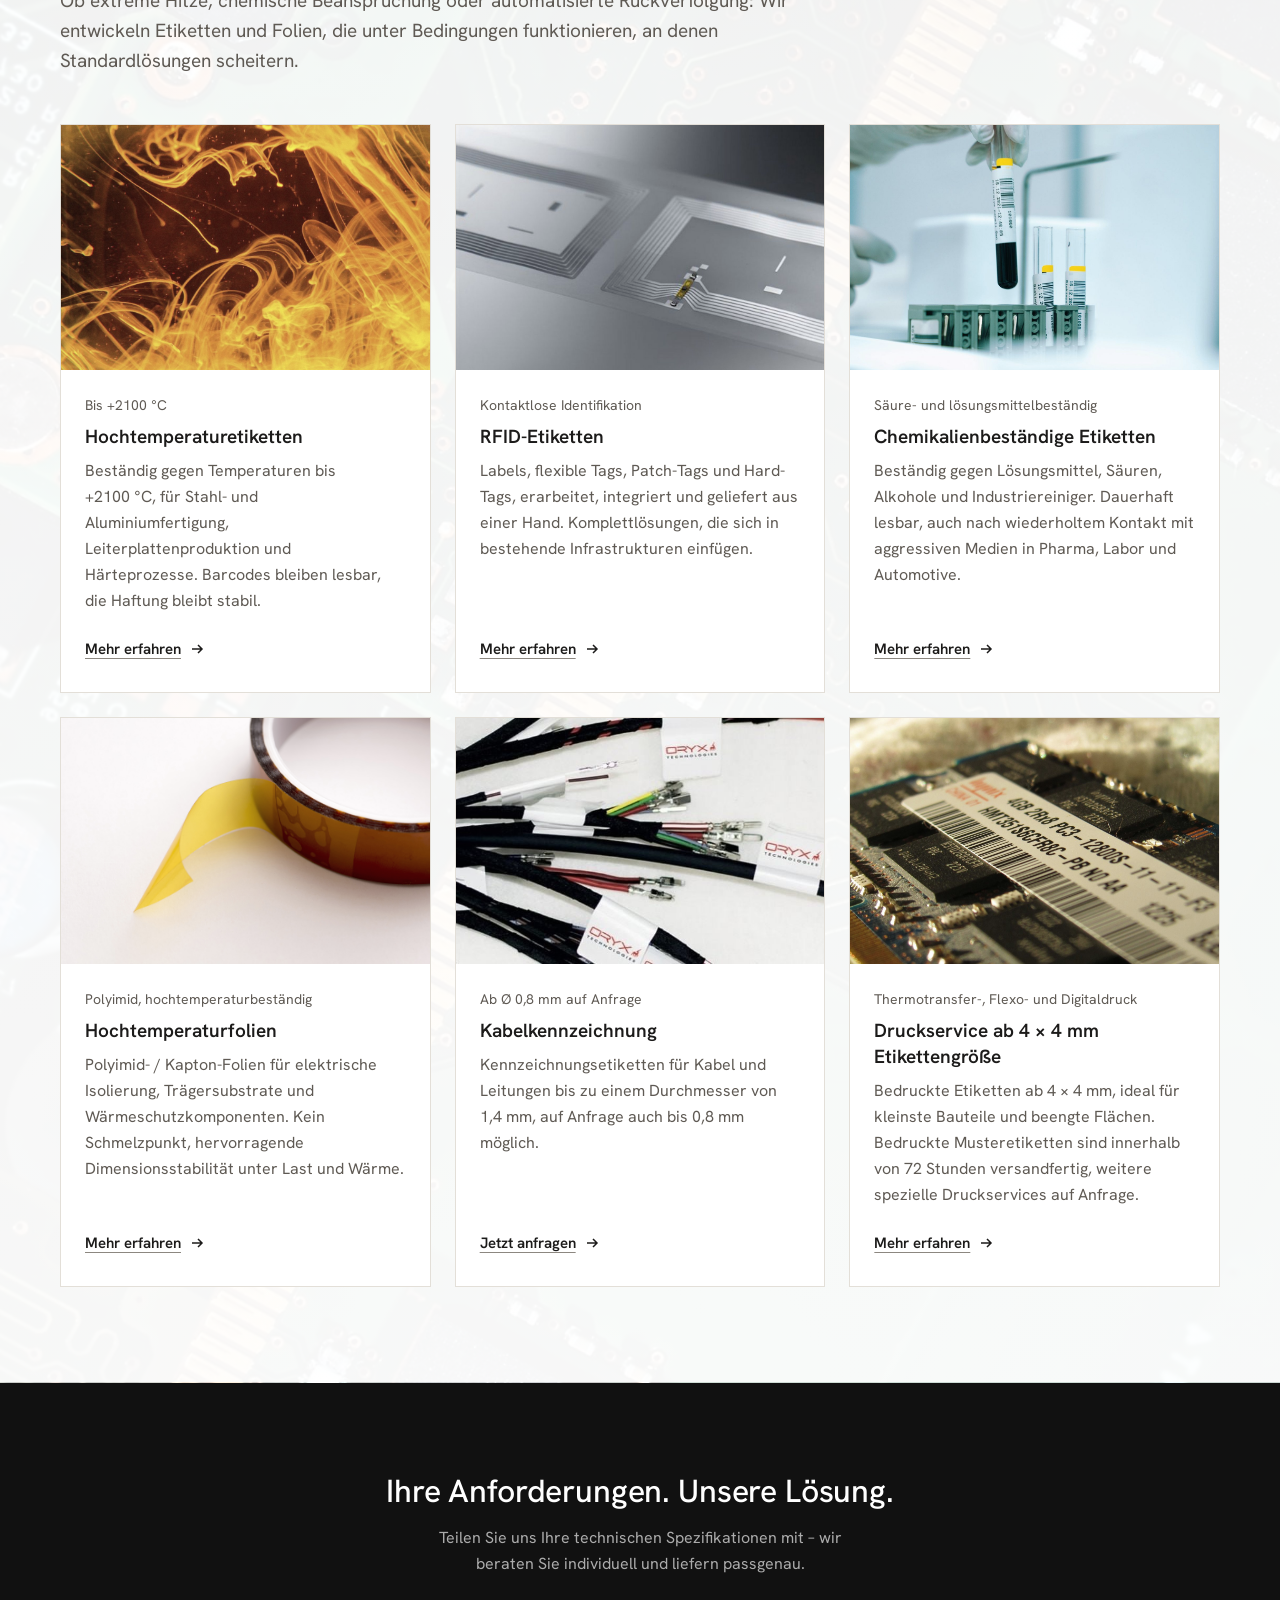
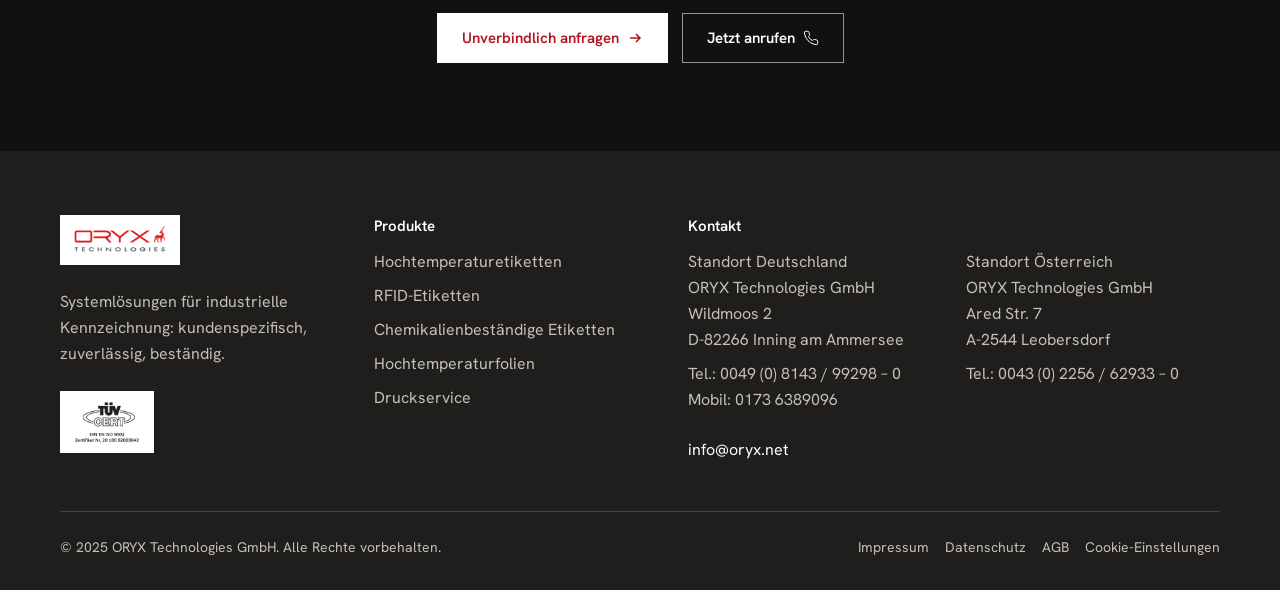
<file: druck-service.html>
<!DOCTYPE html>
<html lang="de">
<head>
  <meta charset="UTF-8">
  <meta name="viewport" content="width=device-width, initial-scale=1.0">
  <!-- Google Consent Mode v2 — Standardwerte (verweigert), bis Einwilligung vorliegt -->
  <script>
    window.dataLayer = window.dataLayer || [];
    function gtag(){dataLayer.push(arguments);}
    gtag('consent', 'default', {
      ad_storage: 'denied',
      ad_user_data: 'denied',
      ad_personalization: 'denied',
      analytics_storage: 'denied',
      wait_for_update: 500
    });
  </script>
  <!-- Google Tag Manager -->
  <script>(function(w,d,s,l,i){w[l]=w[l]||[];w[l].push({'gtm.start':
  new Date().getTime(),event:'gtm.js'});var f=d.getElementsByTagName(s)[0],
  j=d.createElement(s),dl=l!='dataLayer'?'&l='+l:'';j.async=true;j.src=
  'https://www.googletagmanager.com/gtm.js?id='+i+dl;f.parentNode.insertBefore(j,f);
  })(window,document,'script','dataLayer','GTM-K99ZC7DT');</script>
  <!-- End Google Tag Manager -->
  <title>Etikettendruck ab 4 × 4 mm | ORYX Technologies</title>
  <meta name="description" content="Etikettendruck ab 4 × 4 mm: Kleinstetiketten, fortlaufende Nummerierung, Barcodes und QR-Codes mit passendem Farbband. Muster in 72 Stunden versandfertig.">
  <link rel="canonical" href="https://www.etikettenloesungen.com/druck-service">
  <meta property="og:type" content="website">
  <meta property="og:site_name" content="ORYX Technologies">
  <meta property="og:locale" content="de_DE">
  <meta property="og:url" content="https://www.etikettenloesungen.com/druck-service">
  <meta property="og:title" content="Etikettendruck ab 4 × 4 mm | ORYX Technologies">
  <meta property="og:description" content="Etikettendruck ab 4 × 4 mm: Kleinstetiketten, fortlaufende Nummerierung, Barcodes und QR-Codes mit passendem Farbband. Muster in 72 Stunden versandfertig.">
  <meta property="og:image" content="https://www.etikettenloesungen.com/img/produkte/druckservice.jpg">
  <meta name="twitter:card" content="summary_large_image">
  <meta name="twitter:title" content="Etikettendruck ab 4 × 4 mm | ORYX Technologies">
  <meta name="twitter:description" content="Etikettendruck ab 4 × 4 mm: Kleinstetiketten, fortlaufende Nummerierung, Barcodes und QR-Codes mit passendem Farbband. Muster in 72 Stunden versandfertig.">
  <meta name="twitter:image" content="https://www.etikettenloesungen.com/img/produkte/druckservice.jpg">
  <link rel="icon" href="img/cropped-Fav-Icon-192x192.png">
  <link rel="preload" href="fonts/HankenGrotesk-latin-wght.woff2" as="font" type="font/woff2" crossorigin>
  <link rel="stylesheet" href="styles.css?v=47">
</head>
<body>
<!-- Google Tag Manager (noscript) -->
<noscript><iframe src="https://www.googletagmanager.com/ns.html?id=GTM-K99ZC7DT"
height="0" width="0" style="display:none;visibility:hidden"></iframe></noscript>
<!-- End Google Tag Manager (noscript) -->

<nav class="nav" id="nav">
  <div class="nav-inner">
    <a href="/" class="nav-logo">
      <img src="img/Logo.png" alt="ORYX Technologies" onerror="this.style.display='none';this.nextElementSibling.style.display='inline'">
      <span class="nav-logo-fallback" style="display:none"><em>ORYX</em> TECHNOLOGIES</span>
    </a>
    <ul class="nav-links">
      <li class="nav-item">
        <button class="nav-link menu">Etiketten <svg width="12" height="12" viewBox="0 0 12 12" fill="none" aria-hidden="true"><path d="M2 4l4 4 4-4" stroke="currentColor" stroke-width="1.5"/></svg></button>
        <div class="dropdown menu">
          <a href="hochtemperatur-etiketten">Hochtemperaturetiketten</a>
          <a href="rfid-etiketten">RFID-Etiketten</a>
          <a href="chemikalienbestaendige-etiketten">Chemikalienbeständige Etiketten</a>
          <a href="/#kabelmarkierer">Kabelmarkierer</a>
        </div>
      </li>
      <li class="nav-item"><a href="hochtemperaturfolien" class="nav-link menu">Folien</a></li>
      <li class="nav-item"><a href="druck-service" class="nav-link menu">Druck-Service</a></li>
      <li class="nav-item"><a href="kontakt" class="nav-link menu">Kontakt</a></li>
    </ul>
    <a href="kontakt" class="btn btn-primary nav-cta action">Unverbindlich anfragen</a>
    <button class="nav-burger" aria-label="Menü öffnen"><span></span><span></span><span></span></button>
  </div>
</nav>

<div class="nav-mobile" id="nav-mobile">
  <button class="mobile-toggle nav-link">Etiketten <svg width="12" height="12" viewBox="0 0 12 12" fill="none" aria-hidden="true"><path d="M2 4l4 4 4-4" stroke="currentColor" stroke-width="1.5"/></svg></button>
  <div class="nav-mobile-sub">
    <a href="hochtemperatur-etiketten">Hochtemperaturetiketten</a>
    <a href="rfid-etiketten">RFID-Etiketten</a>
    <a href="chemikalienbestaendige-etiketten">Chemikalienbeständige Etiketten</a>
    <a href="/#kabelmarkierer">Kabelmarkierer</a>
  </div>
  <a href="hochtemperaturfolien">Hochtemperaturfolien</a>
  <a href="druck-service">Druck-Service</a>
  <a href="kontakt">Kontakt</a>
  <a href="kontakt" class="btn btn-primary action">Unverbindlich anfragen</a>
</div>

<section class="page-hero">
  <div class="hero-inner">
    <div>
      <span class="eyebrow"><img src="img/cropped-Fav-Icon-192x192.png" alt="" class="eyebrow-logo">Druckservice von ORYX Technologies</span>
      <h1 class="display">Etikettendruck, der sich <span class="hl">Ihren Anforderungen anpasst</span>.</h1>
      <p class="hero-desc lead">Von der Kleinstetikette ab 4&nbsp;×&nbsp;4&nbsp;mm bis zur fortlaufenden Nummerierung: individuelle Etikettenlösungen mit passendem Farbband, Code und persönlicher Beratung, schnell umgesetzt.</p>
      <div class="hero-actions"><a href="kontakt" class="btn btn-primary action">Unverbindlich anfragen <svg width="16" height="16" viewBox="0 0 16 16" fill="none" aria-hidden="true"><path d="M3 8h10M9 4l4 4-4 4" stroke="currentColor" stroke-width="1.5"/></svg></a></div>
      <ul class="trust-list small">
        <li class="trust-item">Leiterplattenkennzeichnung</li>
        <li class="trust-item">Fortlaufende Nummerierung</li>
        <li class="trust-item">Barcode und QR-Code</li>
        <li class="trust-item">Verschiedenste Farbbänder je nach Druckanwendung</li>
      </ul>
    </div>
    <div class="hero-media"><img src="img/produkte/druckservice.jpg" alt="Kleinstetiketten im Druckservice" loading="eager"></div>
  </div>
</section>

<div class="logo-marquee">
  <div class="logo-marquee-label">Diese Industrieunternehmen vertrauen uns bereits</div>
  <div class="logo-viewport"><div class="logo-track"><div class="logo-item"><img src="img/Kunden/BMW.svg" alt="BMW"></div><div class="logo-item"><img src="img/Kunden/Bosch-logotype.svg.webp" alt="Bosch"></div><div class="logo-item"><img src="img/Kunden/Siemens-logo.svg.webp" alt="Siemens"></div><div class="logo-item"><img src="img/Kunden/ZF_logo_STD_Blue_3CC.svg" alt="ZF"></div><div class="logo-item"><img src="img/Kunden/Magna_logo.svg.webp" alt="Magna"></div><div class="logo-item"><img src="img/Kunden/DRÄXLMAIER_Group_Logo.svg" alt="Dräxlmaier Group"></div><div class="logo-item"><img src="img/Kunden/Faurecia_logo.svg" alt="Forvia Faurecia"></div><div class="logo-item"><img src="img/Kunden/Diehl_Logo.svg" alt="Diehl"></div><div class="logo-item"><img src="img/Kunden/Krauss-Maffei_logo.svg.webp" alt="KraussMaffei"></div><div class="logo-item"><img src="img/Kunden/SEW_LOGO.svg" alt="SEW-EURODRIVE"></div><div class="logo-item"><img src="img/Kunden/Philips_logo_new.svg.webp" alt="Philips"></div><div class="logo-item"><img src="img/Kunden/Fronius-logo.png" alt="Fronius"></div><div class="logo-item"><img src="img/Kunden/Ruag_MRO_Holding_Logo.svg.webp" alt="RUAG MRO Holding"></div><div class="logo-item"><img src="img/Kunden/Logo_TQ-Systems.svg.webp" alt="TQ-Systems"></div><div class="logo-item"><img src="img/Kunden/Logo_Kroschu_Group.jpg" alt="Kromberg &amp; Schubert"></div><div class="logo-item"><img src="img/Kunden/BECOM-logo.png" alt="BECOM"></div><div class="logo-item"><img src="img/Kunden/YF_logo_AI_8_-_Yanfeng.png" alt="Yanfeng"></div><div class="logo-item" aria-hidden="true"><img src="img/Kunden/BMW.svg" alt=""></div><div class="logo-item" aria-hidden="true"><img src="img/Kunden/Bosch-logotype.svg.webp" alt=""></div><div class="logo-item" aria-hidden="true"><img src="img/Kunden/Siemens-logo.svg.webp" alt=""></div><div class="logo-item" aria-hidden="true"><img src="img/Kunden/ZF_logo_STD_Blue_3CC.svg" alt=""></div><div class="logo-item" aria-hidden="true"><img src="img/Kunden/Magna_logo.svg.webp" alt=""></div><div class="logo-item" aria-hidden="true"><img src="img/Kunden/DRÄXLMAIER_Group_Logo.svg" alt=""></div><div class="logo-item" aria-hidden="true"><img src="img/Kunden/Faurecia_logo.svg" alt=""></div><div class="logo-item" aria-hidden="true"><img src="img/Kunden/Diehl_Logo.svg" alt=""></div><div class="logo-item" aria-hidden="true"><img src="img/Kunden/Krauss-Maffei_logo.svg.webp" alt=""></div><div class="logo-item" aria-hidden="true"><img src="img/Kunden/SEW_LOGO.svg" alt=""></div><div class="logo-item" aria-hidden="true"><img src="img/Kunden/Philips_logo_new.svg.webp" alt=""></div><div class="logo-item" aria-hidden="true"><img src="img/Kunden/Fronius-logo.png" alt=""></div><div class="logo-item" aria-hidden="true"><img src="img/Kunden/Ruag_MRO_Holding_Logo.svg.webp" alt=""></div><div class="logo-item" aria-hidden="true"><img src="img/Kunden/Logo_TQ-Systems.svg.webp" alt=""></div><div class="logo-item" aria-hidden="true"><img src="img/Kunden/Logo_Kroschu_Group.jpg" alt=""></div><div class="logo-item" aria-hidden="true"><img src="img/Kunden/BECOM-logo.png" alt=""></div><div class="logo-item" aria-hidden="true"><img src="img/Kunden/YF_logo_AI_8_-_Yanfeng.png" alt=""></div></div></div>
</div>

<section class="section-alt" id="specs"><div class="container"><div class="s-head"><span class="eyebrow">Druck-Kompetenzen</span><h2 class="heading">Präzision im Detail, vom ersten bis zum letzten Etikett.</h2><p class="lead">Vom Kleinstformat bis zur laufenden Seriennummer: Unser Druckservice deckt die gesamte Bandbreite industrieller Kennzeichnung ab.</p></div><div class="specs-grid"><div class="spec-card"><span class="spec-icon"><svg viewBox="0 0 24 24" aria-hidden="true"><path d="M4 6h16M4 12h16M4 18h16"/><circle cx="4" cy="6" r="1"/><circle cx="4" cy="12" r="1"/><circle cx="4" cy="18" r="1"/></svg></span><h3 class="title">Fortlaufende Nummerierung</h3><p class="body">Individueller Druckservice für fortlaufende Nummern, Chargen- und Seriennummern, exakt und ohne Dublette.</p></div><div class="spec-card"><span class="spec-icon"><svg viewBox="0 0 24 24" aria-hidden="true"><rect x="3" y="3" width="18" height="18" rx="2"/><rect x="9.5" y="9.5" width="5" height="5" rx="1"/></svg></span><h3 class="title">Kleinstformate bis 4&nbsp;×&nbsp;4&nbsp;mm</h3><p class="body">Bedruckung kleinster Etiketten bis 4&nbsp;×&nbsp;4&nbsp;mm, ideal für die Leiterplattenkennzeichnung und beengte Bauteile.</p></div><div class="spec-card"><span class="spec-icon"><svg viewBox="0 0 24 24" aria-hidden="true"><circle cx="12" cy="12" r="9"/><circle cx="8.2" cy="10" r="1.2" fill="currentColor" stroke="none"/><circle cx="12.5" cy="7.7" r="1.2" fill="currentColor" stroke="none"/><circle cx="16.2" cy="10" r="1.2" fill="currentColor" stroke="none"/><circle cx="9.3" cy="15" r="1.2" fill="currentColor" stroke="none"/></svg></span><h3 class="title">Große Farbbandauswahl</h3><p class="body">Breites Sortiment an TTR-Farbbändern, abgestimmt auf Material, Umgebung und Beständigkeitsanforderung Ihrer Anwendung.</p></div><div class="spec-card"><span class="spec-icon"><svg viewBox="0 0 24 24" aria-hidden="true"><path d="M4 4v16M7.5 4v16M10.5 4v10M14 4v16M17 4v10M20 4v16"/></svg></span><h3 class="title">Flexible Codes</h3><p class="body">Barcodes, QR-Codes und weitere Kennzeichnungen zuverlässig lesbar bedruckt, je nach Anwendungsfall.</p></div><div class="spec-card"><span class="spec-icon"><svg viewBox="0 0 24 24" aria-hidden="true"><path d="M13 2L3 14h9l-1 8 10-12h-9l1-8z"/></svg></span><h3 class="title">Schnelle Umsetzung</h3><p class="body">Kurze Durchlaufzeiten von der Bestellung bis zur Lieferung, für Projekte, bei denen es schnell gehen muss.</p></div><div class="spec-card"><span class="spec-icon"><svg viewBox="0 0 24 24" aria-hidden="true"><path d="M21 15a2 2 0 01-2 2H7l-4 4V5a2 2 0 012-2h14a2 2 0 012 2v10z"/></svg></span><h3 class="title">Persönliche Beratung</h3><p class="body">Direkter Ansprechpartner für Material-, Format- und Druckfragen, von der ersten Anfrage bis zur Serienproduktion.</p></div></div></div></section>

<section class="section"><div class="container"><div class="detail-wrap">
  <div class="detail-img"><img src="img/produkte/druckservice.jpg" alt="Etikettendruck im Detail" loading="lazy"></div>
  <div class="detail-text">
    <span class="eyebrow">Warum ORYX?</span>
    <h2 class="heading">Individuelle Bedruckung, persönlich betreut.</h2>
    <p class="body">Vom ersten Testdruck bis zur laufenden Serienproduktion begleiten wir Ihren Druckprozess mit technischer Beratung und kurzen Entscheidungswegen.</p>
    <ul class="detail-list body">
      <li>Musterdruck vor der Serienbestellung möglich</li>
      <li>Beratung zu Substrat, Klebstoff und Farbband für Ihre Anwendung</li>
      <li>Auch kleine Stückzahlen und Sonderformate realisierbar</li>
    </ul>
    <a href="kontakt" class="btn btn-secondary action">Muster und Beratung anfragen <svg width="16" height="16" viewBox="0 0 16 16" fill="none" aria-hidden="true"><path d="M3 8h10M9 4l4 4-4 4" stroke="currentColor" stroke-width="1.5"/></svg></a>
  </div>
</div></div></section>

<div class="process-strip"><div class="process-inner">
  <div class="process-step"><div class="p-num action">1</div><div class="p-body"><h3 class="title">Anfrage absenden</h3><p class="body">Beschreiben Sie Ihre Anforderungen im Formular.</p></div></div>
  <div class="process-step"><div class="p-num action">2</div><div class="p-body"><h3 class="title">Rückmeldung in 24&nbsp;h</h3><p class="body">Wir melden uns werktags innerhalb von 24 Stunden telefonisch bei Ihnen zurück.</p></div></div>
  <div class="process-step"><div class="p-num action">3</div><div class="p-body"><h3 class="title">Individuelle Beratung</h3><p class="body">Wir erarbeiten gemeinsam die passende Lösung für Ihre Anforderungen.</p></div></div>
</div></div>

<section class="section bg-board" id="branchen"><div class="container"><div class="s-head"><span class="eyebrow">Unsere Märkte</span><h2 class="heading">Systemlösungen für anspruchsvolle Industrien.</h2><p class="lead">Wir drucken Etiketten für Branchen, in denen Kennzeichnung exakt und nachvollziehbar sein muss.</p></div><div class="ind-grid"><div class="ind-item"><div class="ind-img"><img src="img/branchen/luft-raumfahrt.jpg" alt="Flugzeug im Flug" loading="lazy"></div><div class="ind-body"><h3 class="title">Luft- &amp; Raumfahrt</h3><p class="body">Fortlaufende Nummern, Chargen- und Seriennummern, exakt und ohne Dublette.</p></div></div><div class="ind-item"><div class="ind-img"><img src="img/branchen/automobil.jpg" alt="Roboter in der Automobilfertigung" loading="lazy"></div><div class="ind-body"><h3 class="title">Automobilindustrie</h3><p class="body">Seriennummern und Barcodes, gedruckt mit einem Farbband passend zu Ihrer Umgebung.</p></div></div><div class="ind-item"><div class="ind-img"><img src="img/branchen/pharma.jpg" alt="Glasfläschchen im Labor" loading="lazy"></div><div class="ind-body"><h3 class="title">Pharmaindustrie</h3><p class="body">Barcodes und QR-Codes zuverlässig lesbar bedruckt, mit Farbband passend zur Beständigkeitsanforderung.</p></div></div><div class="ind-item"><div class="ind-img"><img src="img/branchen/elektronik.jpg" alt="Leiterplatte" loading="lazy"></div><div class="ind-body"><h3 class="title">Elektronik &amp; Leiterplatten</h3><p class="body">Kleinstetiketten ab 4&nbsp;×&nbsp;4&nbsp;mm für die Leiterplattenkennzeichnung und beengte Bauteile.</p></div></div><div class="ind-item"><div class="ind-img"><img src="img/branchen/stahl.jpg" alt="Glühender Stahl" loading="lazy"></div><div class="ind-body"><h3 class="title">Stahlindustrie</h3><p class="body">Individuell bedruckte Etiketten für Teile und Chargen, auch in kleinen Stückzahlen.</p></div></div></div></div></section>

<section class="section-alt"><div class="container">
  <div class="about-head">
    <div class="s-head"><span class="eyebrow">Über ORYX Technologies</span><h2 class="heading">Ihr Partner für industrielle Kennzeichnungen mit außergewöhnlichen Anforderungen.</h2><p class="lead">Kundenspezifische Komplettlösungen, integriert in Ihre bestehende Infrastruktur und Prozesse. Mit jahrzehntelanger Erfahrung in Automotive, Chemie, Pharma und Logistik.</p></div>
    <img class="about-mark" src="img/cropped-Fav-Icon-192x192.png" alt="">
  </div>
  <div class="values-grid">
    <div class="value-item"><h3 class="title">Widerstandsfähig</h3><p class="body">Zuverlässig lesbare Codes und Nummern, auch auf kleinsten Etiketten ab 4&nbsp;×&nbsp;4&nbsp;mm und unter industrieller Belastung.</p></div>
    <div class="value-item"><h3 class="title">Anpassungsfähig</h3><p class="body">Individuelle Lösungen, auch für anspruchsvolle Branchen. Entwicklung und Produktion aus eigener Hand.</p></div>
    <div class="value-item"><h3 class="title">Ausdauernd</h3><p class="body">Wir begleiten Projekte von der Idee bis zur Integration, mit persönlicher Betreuung und kurzen Wegen.</p></div>
    <div class="value-item"><h3 class="title">Stark</h3><p class="body">Unsere Systeme fügen sich in bestehende Infrastrukturen ein, herstellerunabhängig bei Druckern und Verbrauchsmaterial. Technisch stark, optisch zurückhaltend.</p></div>
  </div>
  <div class="stats-row">
    <div><div class="stat">20+</div><div class="stat-label small">Jahre Erfahrung</div></div>
    <div><div class="stat">2</div><div class="stat-label small">Standorte</div></div>
    <div><div class="stat">40</div><div class="stat-label small">Länder vertreten</div></div>
    <div><div class="stat">500+</div><div class="stat-label small">Zufriedene Kunden</div></div>
  </div>
</div></section>

<section class="section bg-board" id="produkte"><div class="container"><div class="s-head"><span class="eyebrow">Einsatzfelder von ORYX Technologies</span><h2 class="heading">Individuelle Kennzeichnungslösungen für jeden Einsatz.</h2><p class="lead">Ob extreme Hitze, chemische Beanspruchung oder automatisierte Rückverfolgung: Wir entwickeln Etiketten und Folien, die unter Bedingungen funktionieren, an denen Standardlösungen scheitern.</p></div>
    <div class="products-grid">
      <a href="hochtemperatur-etiketten" class="pcard">
        <div class="pcard-img photo--strong"><img src="img/produkte/hochtemperaturetiketten.jpg" alt="Hochtemperaturetiketten" loading="lazy"></div>
        <div class="pcard-body">
          <div class="pcard-tag small">Bis +2100&nbsp;°C</div>
          <h3 class="title">Hochtemperaturetiketten</h3>
          <p class="body">Beständig gegen Temperaturen bis +2100&nbsp;°C, für Stahl- und Aluminiumfertigung, Leiterplattenproduktion und Härteprozesse. Barcodes bleiben lesbar, die Haftung bleibt stabil.</p>
          <span class="link-arrow action">Mehr erfahren <svg width="16" height="16" viewBox="0 0 16 16" fill="none" aria-hidden="true"><path d="M3 8h10M9 4l4 4-4 4" stroke="currentColor" stroke-width="1.5"/></svg></span>
        </div>
      </a>
      <a href="rfid-etiketten" class="pcard">
        <div class="pcard-img"><img src="img/produkte/rfid.jpg" alt="RFID-Etiketten" loading="lazy"></div>
        <div class="pcard-body">
          <div class="pcard-tag small">Kontaktlose Identifikation</div>
          <h3 class="title">RFID-Etiketten</h3>
          <p class="body">Labels, flexible Tags, Patch-Tags und Hard-Tags, erarbeitet, integriert und geliefert aus einer Hand. Komplettlösungen, die sich in bestehende Infrastrukturen einfügen.</p>
          <span class="link-arrow action">Mehr erfahren <svg width="16" height="16" viewBox="0 0 16 16" fill="none" aria-hidden="true"><path d="M3 8h10M9 4l4 4-4 4" stroke="currentColor" stroke-width="1.5"/></svg></span>
        </div>
      </a>
      <a href="chemikalienbestaendige-etiketten" class="pcard">
        <div class="pcard-img"><img src="img/produkte/chemikalienbestaendig.jpg" alt="Chemikalienbeständige Etiketten" loading="lazy"></div>
        <div class="pcard-body">
          <div class="pcard-tag small">Säure- und lösungsmittelbeständig</div>
          <h3 class="title">Chemikalienbeständige Etiketten</h3>
          <p class="body">Beständig gegen Lösungsmittel, Säuren, Alkohole und Industriereiniger. Dauerhaft lesbar, auch nach wiederholtem Kontakt mit aggressiven Medien in Pharma, Labor und Automotive.</p>
          <span class="link-arrow action">Mehr erfahren <svg width="16" height="16" viewBox="0 0 16 16" fill="none" aria-hidden="true"><path d="M3 8h10M9 4l4 4-4 4" stroke="currentColor" stroke-width="1.5"/></svg></span>
        </div>
      </a>
      <a href="hochtemperaturfolien" class="pcard">
        <div class="pcard-img"><img src="img/Kapton.jpg" alt="Polyimid- / Kapton-Folie auf der Rolle" loading="lazy"></div>
        <div class="pcard-body">
          <div class="pcard-tag small">Polyimid, hochtemperaturbeständig</div>
          <h3 class="title">Hochtemperaturfolien</h3>
          <p class="body">Polyimid- / Kapton-Folien für elektrische Isolierung, Trägersubstrate und Wärmeschutzkomponenten. Kein Schmelzpunkt, hervorragende Dimensionsstabilität unter Last und Wärme.</p>
          <span class="link-arrow action">Mehr erfahren <svg width="16" height="16" viewBox="0 0 16 16" fill="none" aria-hidden="true"><path d="M3 8h10M9 4l4 4-4 4" stroke="currentColor" stroke-width="1.5"/></svg></span>
        </div>
      </a>
      <a href="kontakt?produkt=kabelkennzeichnung" class="pcard" id="kabelmarkierer">
        <div class="pcard-img"><img src="img/produkte/kabelkennzeichnung.jpg" alt="Kabelkennzeichnung" loading="lazy"></div>
        <div class="pcard-body">
          <div class="pcard-tag small">Ab Ø&nbsp;0,8&nbsp;mm auf Anfrage</div>
          <h3 class="title">Kabelkennzeichnung</h3>
          <p class="body">Kennzeichnungsetiketten für Kabel und Leitungen bis zu einem Durchmesser von 1,4&nbsp;mm, auf Anfrage auch bis 0,8&nbsp;mm möglich.</p>
          <span class="link-arrow action">Jetzt anfragen <svg width="16" height="16" viewBox="0 0 16 16" fill="none" aria-hidden="true"><path d="M3 8h10M9 4l4 4-4 4" stroke="currentColor" stroke-width="1.5"/></svg></span>
        </div>
      </a>
      <a href="druck-service" class="pcard">
        <div class="pcard-img"><img src="img/produkte/druckservice.jpg" alt="Kleinstetiketten im Druckservice" loading="lazy"></div>
        <div class="pcard-body">
          <div class="pcard-tag small">Thermotransfer-, Flexo- und Digitaldruck</div>
          <h3 class="title">Druckservice ab 4&nbsp;×&nbsp;4&nbsp;mm Etikettengröße</h3>
          <p class="body">Bedruckte Etiketten ab 4&nbsp;×&nbsp;4&nbsp;mm, ideal für kleinste Bauteile und beengte Flächen. Bedruckte Musteretiketten sind innerhalb von 72 Stunden versandfertig, weitere spezielle Druckservices auf Anfrage.</p>
          <span class="link-arrow action">Mehr erfahren <svg width="16" height="16" viewBox="0 0 16 16" fill="none" aria-hidden="true"><path d="M3 8h10M9 4l4 4-4 4" stroke="currentColor" stroke-width="1.5"/></svg></span>
        </div>
      </a>
    </div>
</div></section>

<section class="cta-banner">
  <div class="container">
    <div>
      <h2 class="heading">Ihre Anforderungen. Unsere Lösung.</h2>
      <p>Teilen Sie uns Ihre technischen Spezifikationen mit – wir beraten Sie individuell und liefern passgenau.</p>
      <div class="cta-actions">
        <a href="kontakt" class="btn btn-white action">Unverbindlich anfragen <svg width="16" height="16" viewBox="0 0 16 16" fill="none" aria-hidden="true"><path d="M3 8h10M9 4l4 4-4 4" stroke="currentColor" stroke-width="1.5"/></svg></a>
        <a href="tel:+491736389096" class="btn btn-outline-white action">Jetzt anrufen <svg width="16" height="16" viewBox="0 0 24 24" fill="none" stroke="currentColor" stroke-width="1.5" aria-hidden="true"><path d="M22 16.92v3a2 2 0 01-2.18 2 19.79 19.79 0 01-8.63-3.07 19.5 19.5 0 01-6-6 19.79 19.79 0 01-3.07-8.67A2 2 0 014.11 2h3a2 2 0 012 1.72c.13.96.36 1.9.7 2.81a2 2 0 01-.45 2.11L8.09 9.91a16 16 0 006 6l1.27-1.27a2 2 0 012.11-.45c.91.34 1.85.57 2.81.7A2 2 0 0122 16.92z"/></svg></a>
      </div>
    </div>
  </div>
</section>

<footer class="footer body">
  <div class="footer-top">
    <div class="f-brand">
      <a href="/" class="f-logo"><img src="img/Logo.png" alt="ORYX Technologies"></a>
      <p>Systemlösungen für industrielle Kennzeichnung: kundenspezifisch, zuverlässig, beständig.</p>
      <div class="f-cert"><img src="img/tv-cert-iso-logo-rand.jpg" alt="TÜV CERT, DIN EN ISO 9001 zertifiziert"></div>
    </div>
    <div class="f-col">
      <h2 class="label">Produkte</h2>
      <a href="hochtemperatur-etiketten">Hochtemperaturetiketten</a>
      <a href="rfid-etiketten">RFID-Etiketten</a>
      <a href="chemikalienbestaendige-etiketten">Chemikalienbeständige Etiketten</a>
      <a href="hochtemperaturfolien">Hochtemperaturfolien</a>
      <a href="druck-service">Druckservice</a>
    </div>
    <div class="f-contact">
      <h2 class="label">Kontakt</h2>
      <div class="f-contact-grid">
        <div class="f-loc"><p>Standort Deutschland<br>ORYX Technologies GmbH<br>Wildmoos 2<br>D-82266 Inning am Ammersee</p><p>Tel.: 0049 (0) 8143 / 99298 – 0<br>Mobil: 0173 6389096</p></div>
        <div class="f-loc"><p>Standort Österreich<br>ORYX Technologies GmbH<br>Ared Str. 7<br>A-2544 Leobersdorf</p><p>Tel.: 0043 (0) 2256 / 62933 – 0</p></div>
      </div>
      <p class="f-mail"><a href="mailto:info@oryx.net">info@oryx.net</a></p>
    </div>
  </div>
  <div class="footer-bottom small">
    <p>© 2025 ORYX Technologies GmbH. Alle Rechte vorbehalten.</p>
    <div class="footer-legal"><a href="impressum">Impressum</a><a href="datenschutz">Datenschutz</a><a href="agb">AGB</a><button type="button" data-cc-open>Cookie-Einstellungen</button></div>
  </div>
</footer>

<script src="main.js?v=4"></script>
<script src="cookie-consent.js?v=2"></script>
</body>
</html>
</file>
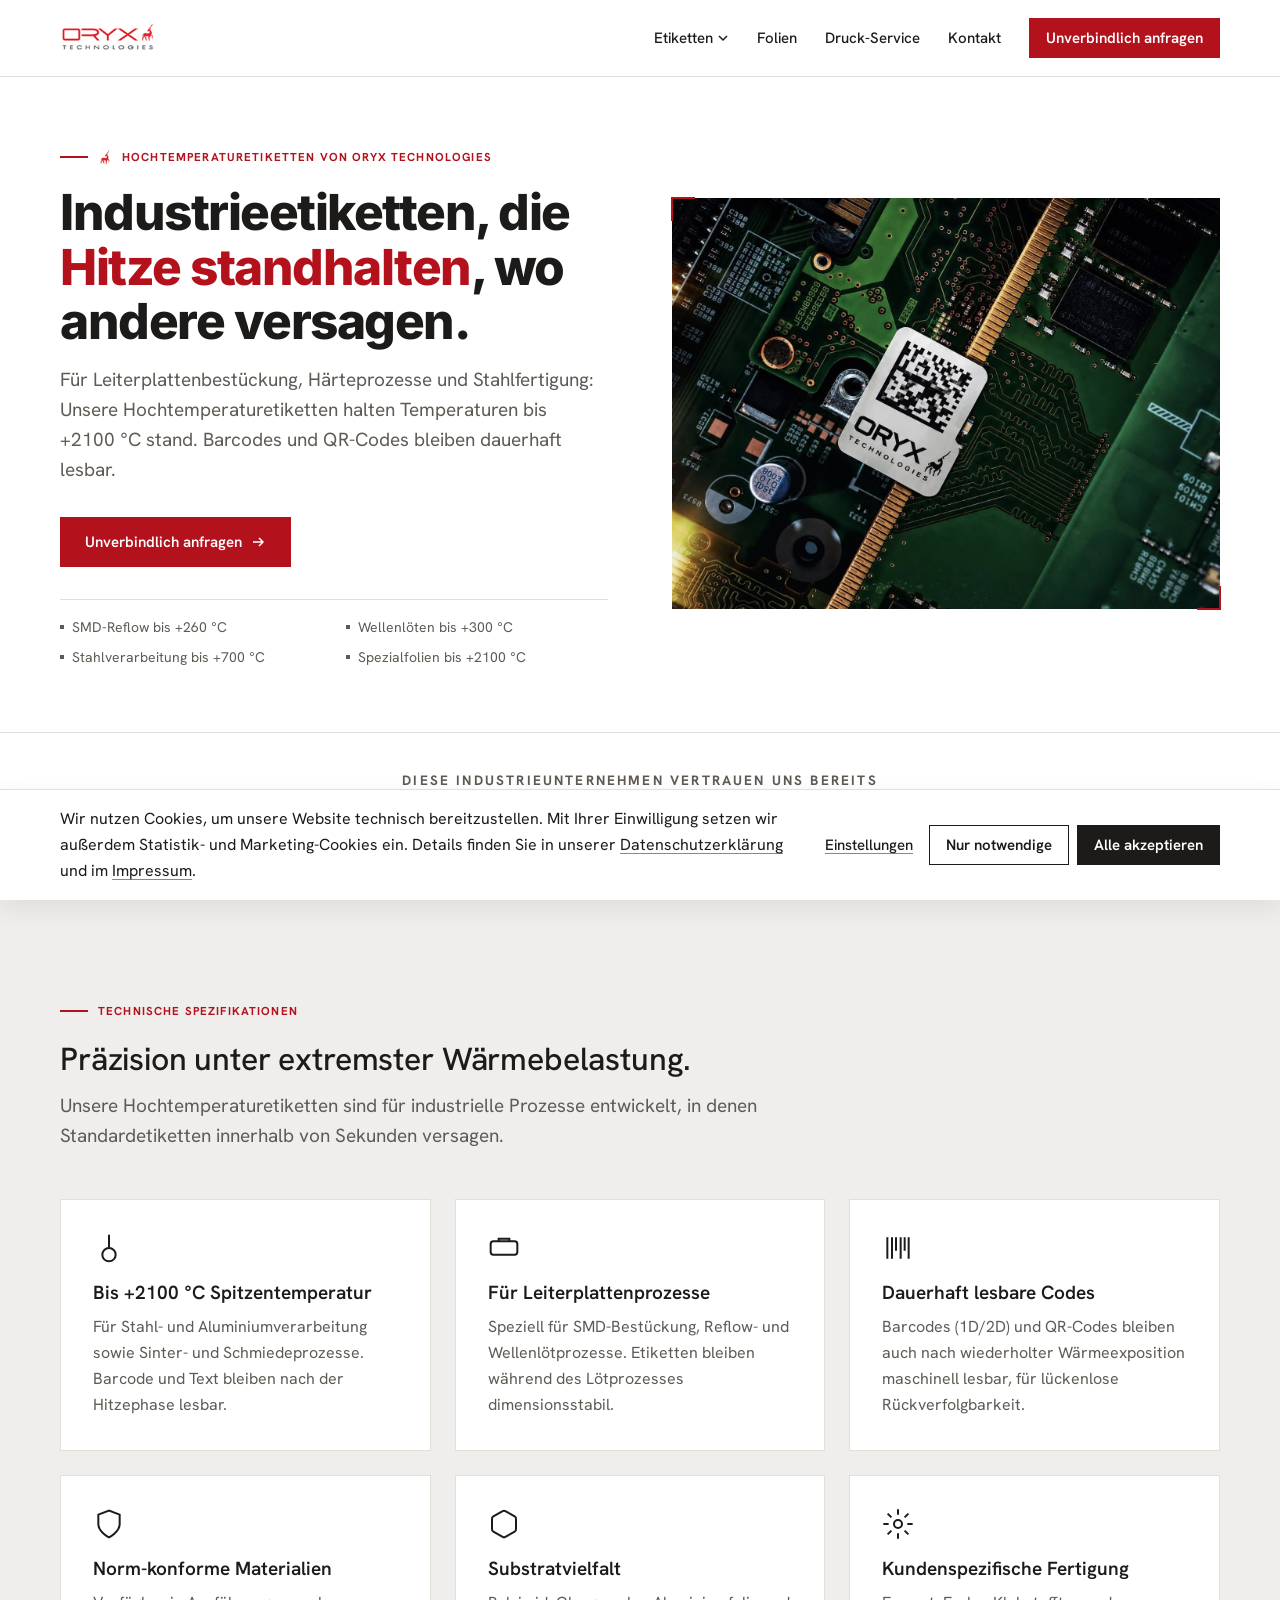
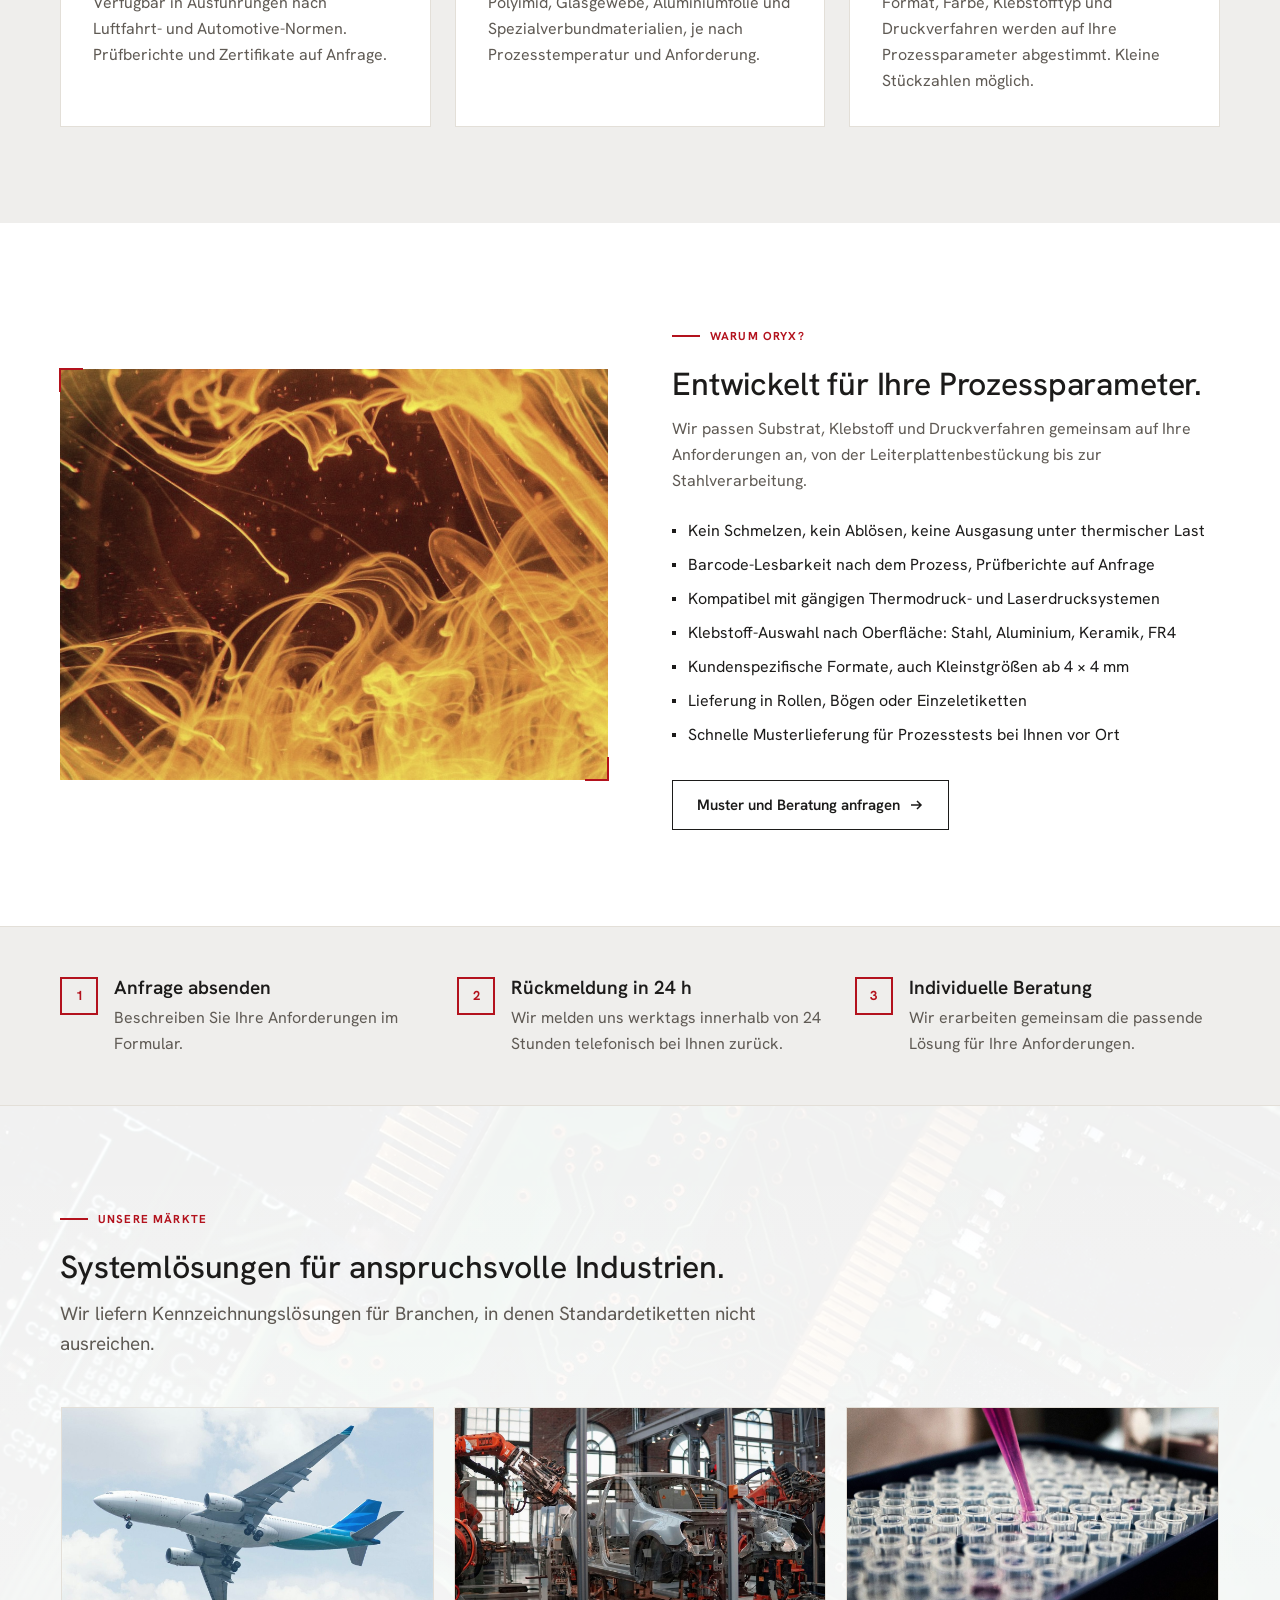
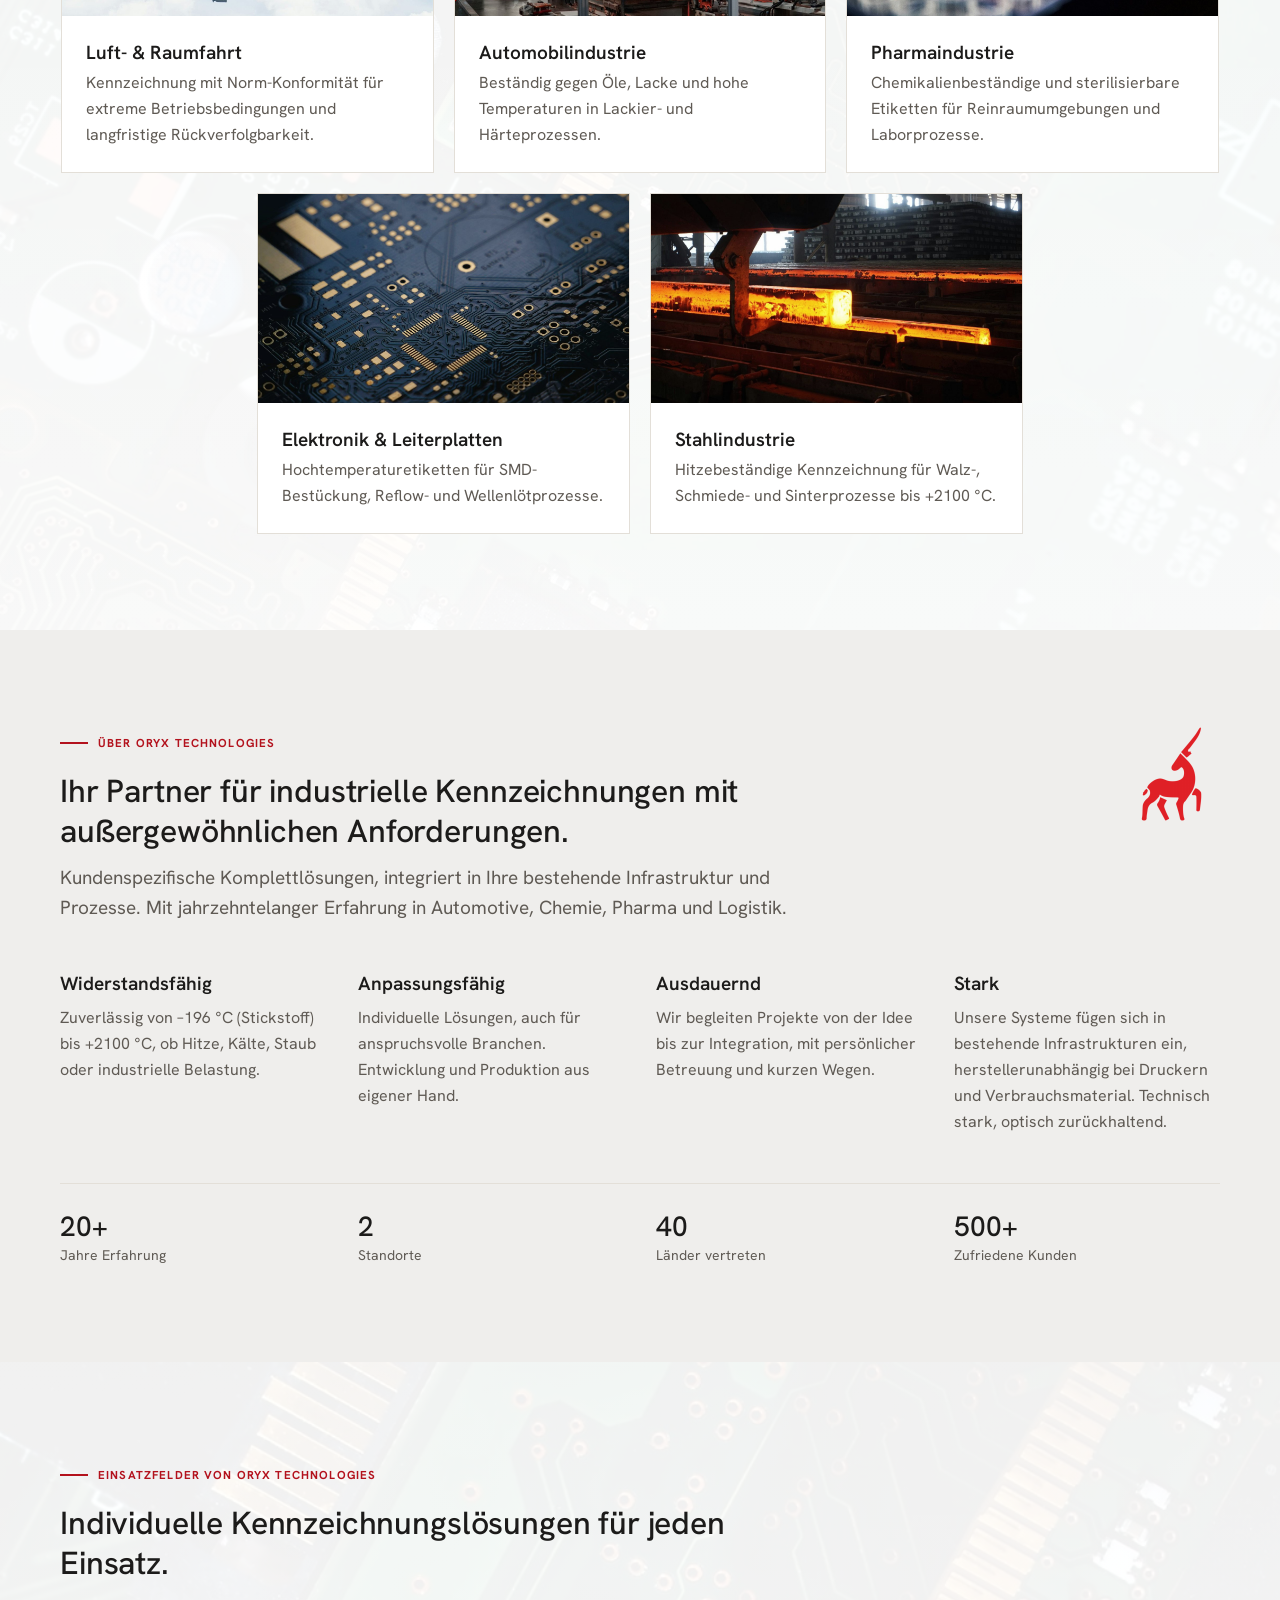
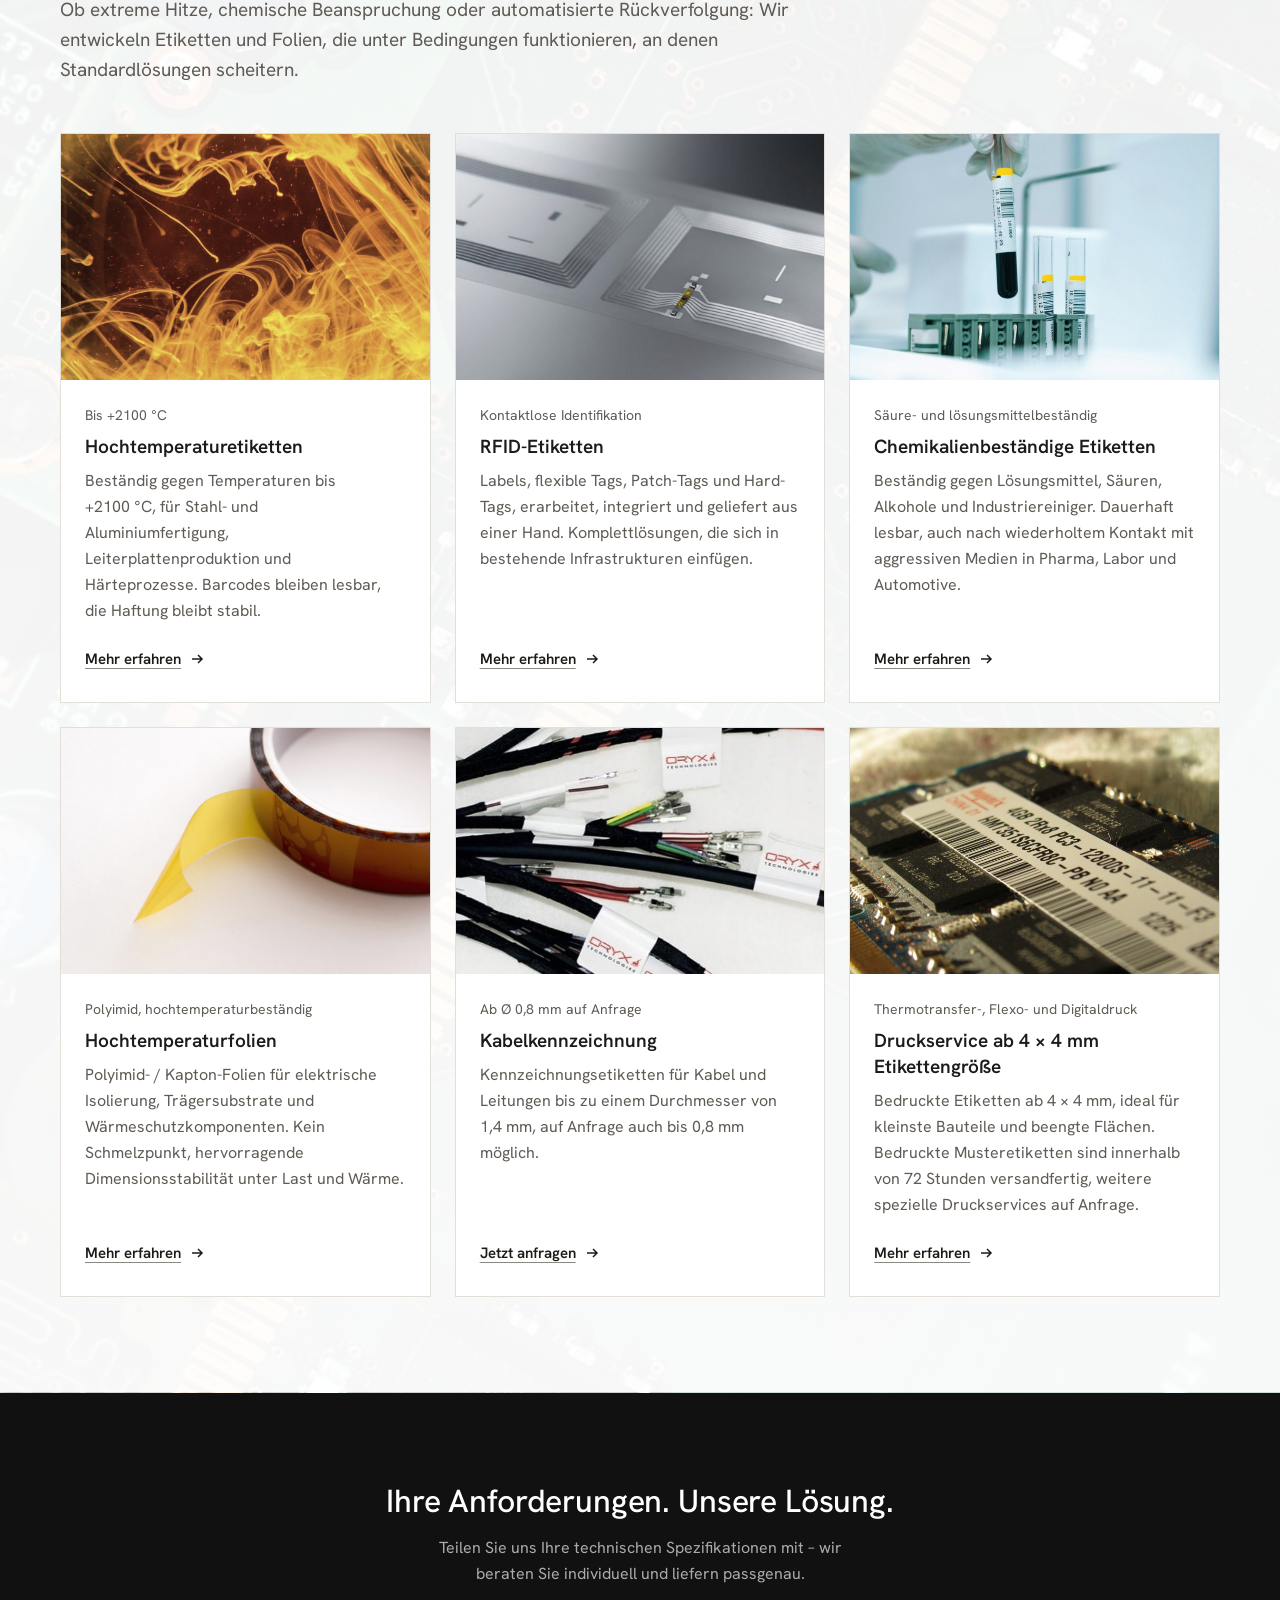
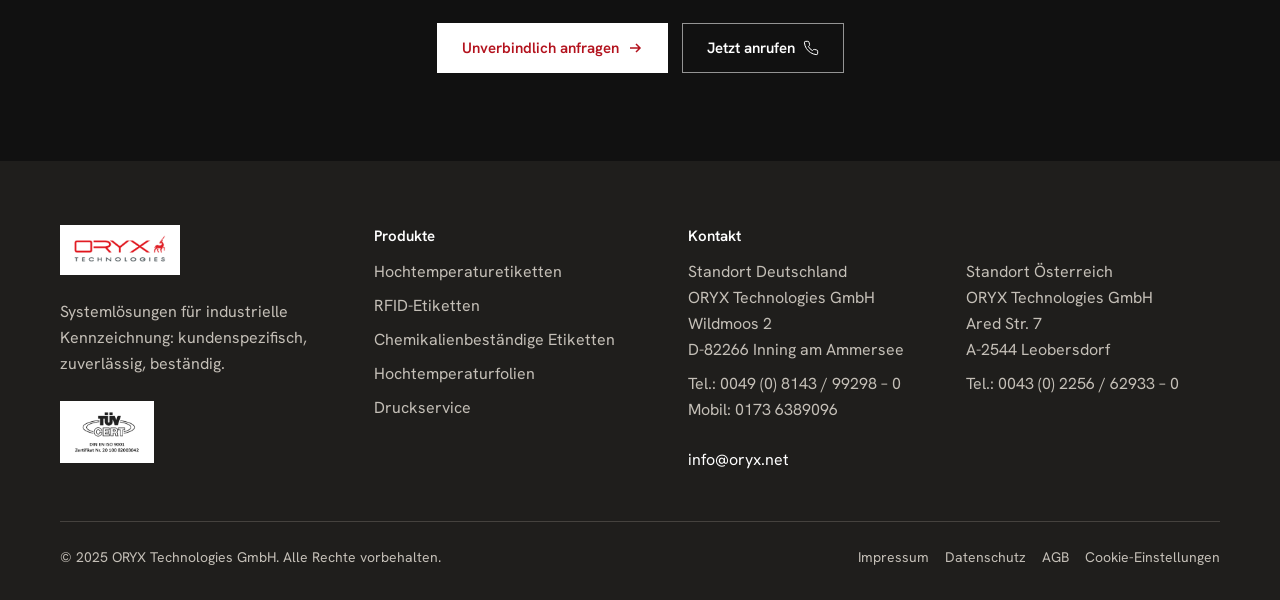
<file: hochtemperatur-etiketten.html>
<!DOCTYPE html>
<html lang="de">
<head>
  <meta charset="UTF-8">
  <meta name="viewport" content="width=device-width, initial-scale=1.0">
  <!-- Google Consent Mode v2 — Standardwerte (verweigert), bis Einwilligung vorliegt -->
  <script>
    window.dataLayer = window.dataLayer || [];
    function gtag(){dataLayer.push(arguments);}
    gtag('consent', 'default', {
      ad_storage: 'denied',
      ad_user_data: 'denied',
      ad_personalization: 'denied',
      analytics_storage: 'denied',
      wait_for_update: 500
    });
  </script>
  <!-- Google Tag Manager -->
  <script>(function(w,d,s,l,i){w[l]=w[l]||[];w[l].push({'gtm.start':
  new Date().getTime(),event:'gtm.js'});var f=d.getElementsByTagName(s)[0],
  j=d.createElement(s),dl=l!='dataLayer'?'&l='+l:'';j.async=true;j.src=
  'https://www.googletagmanager.com/gtm.js?id='+i+dl;f.parentNode.insertBefore(j,f);
  })(window,document,'script','dataLayer','GTM-K99ZC7DT');</script>
  <!-- End Google Tag Manager -->
  <title>Hochtemperaturetiketten bis +2100 °C | ORYX Technologies</title>
  <meta name="description" content="Hochtemperaturetiketten für Reflow, Wellenlöten und Stahlverarbeitung. Beständig bis +2100 °C, Barcodes bleiben lesbar. Muster und Beratung anfragen.">
  <link rel="canonical" href="https://www.etikettenloesungen.com/hochtemperatur-etiketten">
  <meta property="og:type" content="website">
  <meta property="og:site_name" content="ORYX Technologies">
  <meta property="og:locale" content="de_DE">
  <meta property="og:url" content="https://www.etikettenloesungen.com/hochtemperatur-etiketten">
  <meta property="og:title" content="Hochtemperaturetiketten bis +2100 °C | ORYX Technologies">
  <meta property="og:description" content="Hochtemperaturetiketten für Reflow, Wellenlöten und Stahlverarbeitung. Beständig bis +2100 °C, Barcodes bleiben lesbar. Muster und Beratung anfragen.">
  <meta property="og:image" content="https://www.etikettenloesungen.com/img/produkte/hochtemperaturetiketten.jpg">
  <meta name="twitter:card" content="summary_large_image">
  <meta name="twitter:title" content="Hochtemperaturetiketten bis +2100 °C | ORYX Technologies">
  <meta name="twitter:description" content="Hochtemperaturetiketten für Reflow, Wellenlöten und Stahlverarbeitung. Beständig bis +2100 °C, Barcodes bleiben lesbar. Muster und Beratung anfragen.">
  <meta name="twitter:image" content="https://www.etikettenloesungen.com/img/produkte/hochtemperaturetiketten.jpg">
  <link rel="icon" href="img/cropped-Fav-Icon-192x192.png">
  <link rel="preload" href="fonts/HankenGrotesk-latin-wght.woff2" as="font" type="font/woff2" crossorigin>
  <link rel="stylesheet" href="styles.css?v=47">
</head>
<body>
<!-- Google Tag Manager (noscript) -->
<noscript><iframe src="https://www.googletagmanager.com/ns.html?id=GTM-K99ZC7DT"
height="0" width="0" style="display:none;visibility:hidden"></iframe></noscript>
<!-- End Google Tag Manager (noscript) -->

<nav class="nav" id="nav">
  <div class="nav-inner">
    <a href="/" class="nav-logo">
      <img src="img/Logo.png" alt="ORYX Technologies" onerror="this.style.display='none';this.nextElementSibling.style.display='inline'">
      <span class="nav-logo-fallback" style="display:none"><em>ORYX</em> TECHNOLOGIES</span>
    </a>
    <ul class="nav-links">
      <li class="nav-item">
        <button class="nav-link menu">Etiketten <svg width="12" height="12" viewBox="0 0 12 12" fill="none" aria-hidden="true"><path d="M2 4l4 4 4-4" stroke="currentColor" stroke-width="1.5"/></svg></button>
        <div class="dropdown menu">
          <a href="hochtemperatur-etiketten">Hochtemperaturetiketten</a>
          <a href="rfid-etiketten">RFID-Etiketten</a>
          <a href="chemikalienbestaendige-etiketten">Chemikalienbeständige Etiketten</a>
          <a href="/#kabelmarkierer">Kabelmarkierer</a>
        </div>
      </li>
      <li class="nav-item"><a href="hochtemperaturfolien" class="nav-link menu">Folien</a></li>
      <li class="nav-item"><a href="druck-service" class="nav-link menu">Druck-Service</a></li>
      <li class="nav-item"><a href="kontakt" class="nav-link menu">Kontakt</a></li>
    </ul>
    <a href="kontakt" class="btn btn-primary nav-cta action">Unverbindlich anfragen</a>
    <button class="nav-burger" aria-label="Menü öffnen"><span></span><span></span><span></span></button>
  </div>
</nav>

<div class="nav-mobile" id="nav-mobile">
  <button class="mobile-toggle nav-link">Etiketten <svg width="12" height="12" viewBox="0 0 12 12" fill="none" aria-hidden="true"><path d="M2 4l4 4 4-4" stroke="currentColor" stroke-width="1.5"/></svg></button>
  <div class="nav-mobile-sub">
    <a href="hochtemperatur-etiketten">Hochtemperaturetiketten</a>
    <a href="rfid-etiketten">RFID-Etiketten</a>
    <a href="chemikalienbestaendige-etiketten">Chemikalienbeständige Etiketten</a>
    <a href="/#kabelmarkierer">Kabelmarkierer</a>
  </div>
  <a href="hochtemperaturfolien">Hochtemperaturfolien</a>
  <a href="druck-service">Druck-Service</a>
  <a href="kontakt">Kontakt</a>
  <a href="kontakt" class="btn btn-primary action">Unverbindlich anfragen</a>
</div>

<section class="page-hero">
  <div class="hero-inner">
    <div>
      <span class="eyebrow"><img src="img/cropped-Fav-Icon-192x192.png" alt="" class="eyebrow-logo">Hochtemperaturetiketten von ORYX Technologies</span>
      <h1 class="display">Industrieetiketten, die <span class="hl">Hitze standhalten</span>, wo andere versagen.</h1>
      <p class="hero-desc lead">Für Leiterplattenbestückung, Härteprozesse und Stahlfertigung: Unsere Hochtemperaturetiketten halten Temperaturen bis +2100&nbsp;°C stand. Barcodes und QR-Codes bleiben dauerhaft lesbar.</p>
      <div class="hero-actions"><a href="kontakt" class="btn btn-primary action">Unverbindlich anfragen <svg width="16" height="16" viewBox="0 0 16 16" fill="none" aria-hidden="true"><path d="M3 8h10M9 4l4 4-4 4" stroke="currentColor" stroke-width="1.5"/></svg></a></div>
      <ul class="trust-list small">
        <li class="trust-item">SMD-Reflow bis +260&nbsp;°C</li>
        <li class="trust-item">Wellenlöten bis +300&nbsp;°C</li>
        <li class="trust-item">Stahlverarbeitung bis +700&nbsp;°C</li>
        <li class="trust-item">Spezialfolien bis +2100&nbsp;°C</li>
      </ul>
    </div>
    <div class="hero-media"><img src="img/produkte/etikett-leiterplatte.jpg" alt="ORYX-Etikett mit Data-Matrix-Code auf einer Leiterplatte" loading="eager"></div>
  </div>
</section>

<div class="logo-marquee">
  <div class="logo-marquee-label">Diese Industrieunternehmen vertrauen uns bereits</div>
  <div class="logo-viewport"><div class="logo-track"><div class="logo-item"><img src="img/Kunden/BMW.svg" alt="BMW"></div><div class="logo-item"><img src="img/Kunden/Bosch-logotype.svg.webp" alt="Bosch"></div><div class="logo-item"><img src="img/Kunden/Siemens-logo.svg.webp" alt="Siemens"></div><div class="logo-item"><img src="img/Kunden/ZF_logo_STD_Blue_3CC.svg" alt="ZF"></div><div class="logo-item"><img src="img/Kunden/Magna_logo.svg.webp" alt="Magna"></div><div class="logo-item"><img src="img/Kunden/DRÄXLMAIER_Group_Logo.svg" alt="Dräxlmaier Group"></div><div class="logo-item"><img src="img/Kunden/Faurecia_logo.svg" alt="Forvia Faurecia"></div><div class="logo-item"><img src="img/Kunden/Diehl_Logo.svg" alt="Diehl"></div><div class="logo-item"><img src="img/Kunden/Krauss-Maffei_logo.svg.webp" alt="KraussMaffei"></div><div class="logo-item"><img src="img/Kunden/SEW_LOGO.svg" alt="SEW-EURODRIVE"></div><div class="logo-item"><img src="img/Kunden/Philips_logo_new.svg.webp" alt="Philips"></div><div class="logo-item"><img src="img/Kunden/Fronius-logo.png" alt="Fronius"></div><div class="logo-item"><img src="img/Kunden/Ruag_MRO_Holding_Logo.svg.webp" alt="RUAG MRO Holding"></div><div class="logo-item"><img src="img/Kunden/Logo_TQ-Systems.svg.webp" alt="TQ-Systems"></div><div class="logo-item"><img src="img/Kunden/Logo_Kroschu_Group.jpg" alt="Kromberg &amp; Schubert"></div><div class="logo-item"><img src="img/Kunden/BECOM-logo.png" alt="BECOM"></div><div class="logo-item"><img src="img/Kunden/YF_logo_AI_8_-_Yanfeng.png" alt="Yanfeng"></div><div class="logo-item" aria-hidden="true"><img src="img/Kunden/BMW.svg" alt=""></div><div class="logo-item" aria-hidden="true"><img src="img/Kunden/Bosch-logotype.svg.webp" alt=""></div><div class="logo-item" aria-hidden="true"><img src="img/Kunden/Siemens-logo.svg.webp" alt=""></div><div class="logo-item" aria-hidden="true"><img src="img/Kunden/ZF_logo_STD_Blue_3CC.svg" alt=""></div><div class="logo-item" aria-hidden="true"><img src="img/Kunden/Magna_logo.svg.webp" alt=""></div><div class="logo-item" aria-hidden="true"><img src="img/Kunden/DRÄXLMAIER_Group_Logo.svg" alt=""></div><div class="logo-item" aria-hidden="true"><img src="img/Kunden/Faurecia_logo.svg" alt=""></div><div class="logo-item" aria-hidden="true"><img src="img/Kunden/Diehl_Logo.svg" alt=""></div><div class="logo-item" aria-hidden="true"><img src="img/Kunden/Krauss-Maffei_logo.svg.webp" alt=""></div><div class="logo-item" aria-hidden="true"><img src="img/Kunden/SEW_LOGO.svg" alt=""></div><div class="logo-item" aria-hidden="true"><img src="img/Kunden/Philips_logo_new.svg.webp" alt=""></div><div class="logo-item" aria-hidden="true"><img src="img/Kunden/Fronius-logo.png" alt=""></div><div class="logo-item" aria-hidden="true"><img src="img/Kunden/Ruag_MRO_Holding_Logo.svg.webp" alt=""></div><div class="logo-item" aria-hidden="true"><img src="img/Kunden/Logo_TQ-Systems.svg.webp" alt=""></div><div class="logo-item" aria-hidden="true"><img src="img/Kunden/Logo_Kroschu_Group.jpg" alt=""></div><div class="logo-item" aria-hidden="true"><img src="img/Kunden/BECOM-logo.png" alt=""></div><div class="logo-item" aria-hidden="true"><img src="img/Kunden/YF_logo_AI_8_-_Yanfeng.png" alt=""></div></div></div>
</div>

<section class="section-alt" id="specs"><div class="container"><div class="s-head"><span class="eyebrow">Technische Spezifikationen</span><h2 class="heading">Präzision unter extremster Wärmebelastung.</h2><p class="lead">Unsere Hochtemperaturetiketten sind für industrielle Prozesse entwickelt, in denen Standardetiketten innerhalb von Sekunden versagen.</p></div><div class="specs-grid"><div class="spec-card"><span class="spec-icon"><svg viewBox="0 0 24 24" aria-hidden="true"><path d="M12 2v10M12 22a5 5 0 100-10 5 5 0 000 10z"/></svg></span><h3 class="title">Bis +2100&nbsp;°C Spitzentemperatur</h3><p class="body">Für Stahl- und Aluminiumverarbeitung sowie Sinter- und Schmiedeprozesse. Barcode und Text bleiben nach der Hitzephase lesbar.</p></div><div class="spec-card"><span class="spec-icon"><svg viewBox="0 0 24 24" aria-hidden="true"><rect x="2" y="7" width="20" height="10" rx="2"/><path d="M8 7V5h8v2"/></svg></span><h3 class="title">Für Leiterplattenprozesse</h3><p class="body">Speziell für SMD-Bestückung, Reflow- und Wellenlötprozesse. Etiketten bleiben während des Lötprozesses dimensionsstabil.</p></div><div class="spec-card"><span class="spec-icon"><svg viewBox="0 0 24 24" aria-hidden="true"><path d="M4 4v16M7.5 4v16M10.5 4v10M14 4v16M17 4v10M20 4v16"/></svg></span><h3 class="title">Dauerhaft lesbare Codes</h3><p class="body">Barcodes (1D/2D) und QR-Codes bleiben auch nach wiederholter Wärmeexposition maschinell lesbar, für lückenlose Rückverfolgbarkeit.</p></div><div class="spec-card"><span class="spec-icon"><svg viewBox="0 0 24 24" aria-hidden="true"><path d="M12 22s8-4 8-10V5l-8-3-8 3v7c0 6 8 10 8 10z"/></svg></span><h3 class="title">Norm-konforme Materialien</h3><p class="body">Verfügbar in Ausführungen nach Luftfahrt- und Automotive-Normen. Prüfberichte und Zertifikate auf Anfrage.</p></div><div class="spec-card"><span class="spec-icon"><svg viewBox="0 0 24 24" aria-hidden="true"><path d="M21 16V8a2 2 0 00-1-1.73l-7-4a2 2 0 00-2 0l-7 4A2 2 0 003 8v8a2 2 0 001 1.73l7 4a2 2 0 002 0l7-4A2 2 0 0021 16z"/></svg></span><h3 class="title">Substratvielfalt</h3><p class="body">Polyimid, Glasgewebe, Aluminiumfolie und Spezialverbundmaterialien, je nach Prozesstemperatur und Anforderung.</p></div><div class="spec-card"><span class="spec-icon"><svg viewBox="0 0 24 24" aria-hidden="true"><circle cx="12" cy="12" r="3"/><path d="M12 1v4M12 19v4M4.22 4.22l2.83 2.83M16.95 16.95l2.83 2.83M1 12h4M19 12h4M4.22 19.78l2.83-2.83M16.95 7.05l2.83-2.83"/></svg></span><h3 class="title">Kundenspezifische Fertigung</h3><p class="body">Format, Farbe, Klebstofftyp und Druckverfahren werden auf Ihre Prozessparameter abgestimmt. Kleine Stückzahlen möglich.</p></div></div></div></section>

<section class="section"><div class="container"><div class="detail-wrap">
  <div class="detail-img photo--strong"><img src="img/produkte/hochtemperaturetiketten.jpg" alt="Hochtemperaturetiketten im Einsatz" loading="lazy"></div>
  <div class="detail-text">
    <span class="eyebrow">Warum ORYX?</span>
    <h2 class="heading">Entwickelt für Ihre Prozessparameter.</h2>
    <p class="body">Wir passen Substrat, Klebstoff und Druckverfahren gemeinsam auf Ihre Anforderungen an, von der Leiterplattenbestückung bis zur Stahlverarbeitung.</p>
    <ul class="detail-list body">
      <li>Kein Schmelzen, kein Ablösen, keine Ausgasung unter thermischer Last</li>
      <li>Barcode-Lesbarkeit nach dem Prozess, Prüfberichte auf Anfrage</li>
      <li>Kompatibel mit gängigen Thermodruck- und Laserdrucksystemen</li>
      <li>Klebstoff-Auswahl nach Oberfläche: Stahl, Aluminium, Keramik, FR4</li>
      <li>Kundenspezifische Formate, auch Kleinstgrößen ab 4&nbsp;×&nbsp;4&nbsp;mm</li>
      <li>Lieferung in Rollen, Bögen oder Einzeletiketten</li>
      <li>Schnelle Musterlieferung für Prozesstests bei Ihnen vor Ort</li>
    </ul>
    <a href="kontakt" class="btn btn-secondary action">Muster und Beratung anfragen <svg width="16" height="16" viewBox="0 0 16 16" fill="none" aria-hidden="true"><path d="M3 8h10M9 4l4 4-4 4" stroke="currentColor" stroke-width="1.5"/></svg></a>
  </div>
</div></div></section>

<div class="process-strip"><div class="process-inner">
  <div class="process-step"><div class="p-num action">1</div><div class="p-body"><h3 class="title">Anfrage absenden</h3><p class="body">Beschreiben Sie Ihre Anforderungen im Formular.</p></div></div>
  <div class="process-step"><div class="p-num action">2</div><div class="p-body"><h3 class="title">Rückmeldung in 24&nbsp;h</h3><p class="body">Wir melden uns werktags innerhalb von 24 Stunden telefonisch bei Ihnen zurück.</p></div></div>
  <div class="process-step"><div class="p-num action">3</div><div class="p-body"><h3 class="title">Individuelle Beratung</h3><p class="body">Wir erarbeiten gemeinsam die passende Lösung für Ihre Anforderungen.</p></div></div>
</div></div>

<section class="section bg-board" id="branchen"><div class="container"><div class="s-head"><span class="eyebrow">Unsere Märkte</span><h2 class="heading">Systemlösungen für anspruchsvolle Industrien.</h2><p class="lead">Wir liefern Kennzeichnungslösungen für Branchen, in denen Standardetiketten nicht ausreichen.</p></div><div class="ind-grid"><div class="ind-item"><div class="ind-img"><img src="img/branchen/luft-raumfahrt.jpg" alt="Flugzeug im Flug" loading="lazy"></div><div class="ind-body"><h3 class="title">Luft- &amp; Raumfahrt</h3><p class="body">Kennzeichnung mit Norm-Konformität für extreme Betriebsbedingungen und langfristige Rückverfolgbarkeit.</p></div></div><div class="ind-item"><div class="ind-img"><img src="img/branchen/automobil.jpg" alt="Roboter in der Automobilfertigung" loading="lazy"></div><div class="ind-body"><h3 class="title">Automobilindustrie</h3><p class="body">Beständig gegen Öle, Lacke und hohe Temperaturen in Lackier- und Härteprozessen.</p></div></div><div class="ind-item"><div class="ind-img"><img src="img/branchen/pharma.jpg" alt="Glasfläschchen im Labor" loading="lazy"></div><div class="ind-body"><h3 class="title">Pharmaindustrie</h3><p class="body">Chemikalienbeständige und sterilisierbare Etiketten für Reinraumumgebungen und Laborprozesse.</p></div></div><div class="ind-item"><div class="ind-img"><img src="img/branchen/elektronik.jpg" alt="Leiterplatte" loading="lazy"></div><div class="ind-body"><h3 class="title">Elektronik &amp; Leiterplatten</h3><p class="body">Hochtemperaturetiketten für SMD-Bestückung, Reflow- und Wellenlötprozesse.</p></div></div><div class="ind-item"><div class="ind-img"><img src="img/branchen/stahl.jpg" alt="Glühender Stahl" loading="lazy"></div><div class="ind-body"><h3 class="title">Stahlindustrie</h3><p class="body">Hitzebeständige Kennzeichnung für Walz-, Schmiede- und Sinterprozesse bis +2100&nbsp;°C.</p></div></div></div></div></section>

<section class="section-alt"><div class="container">
  <div class="about-head">
    <div class="s-head"><span class="eyebrow">Über ORYX Technologies</span><h2 class="heading">Ihr Partner für industrielle Kennzeichnungen mit außergewöhnlichen Anforderungen.</h2><p class="lead">Kundenspezifische Komplettlösungen, integriert in Ihre bestehende Infrastruktur und Prozesse. Mit jahrzehntelanger Erfahrung in Automotive, Chemie, Pharma und Logistik.</p></div>
    <img class="about-mark" src="img/cropped-Fav-Icon-192x192.png" alt="">
  </div>
  <div class="values-grid">
    <div class="value-item"><h3 class="title">Widerstandsfähig</h3><p class="body">Zuverlässig von –196&nbsp;°C (Stickstoff) bis +2100&nbsp;°C, ob Hitze, Kälte, Staub oder industrielle Belastung.</p></div>
    <div class="value-item"><h3 class="title">Anpassungsfähig</h3><p class="body">Individuelle Lösungen, auch für anspruchsvolle Branchen. Entwicklung und Produktion aus eigener Hand.</p></div>
    <div class="value-item"><h3 class="title">Ausdauernd</h3><p class="body">Wir begleiten Projekte von der Idee bis zur Integration, mit persönlicher Betreuung und kurzen Wegen.</p></div>
    <div class="value-item"><h3 class="title">Stark</h3><p class="body">Unsere Systeme fügen sich in bestehende Infrastrukturen ein, herstellerunabhängig bei Druckern und Verbrauchsmaterial. Technisch stark, optisch zurückhaltend.</p></div>
  </div>
  <div class="stats-row">
    <div><div class="stat">20+</div><div class="stat-label small">Jahre Erfahrung</div></div>
    <div><div class="stat">2</div><div class="stat-label small">Standorte</div></div>
    <div><div class="stat">40</div><div class="stat-label small">Länder vertreten</div></div>
    <div><div class="stat">500+</div><div class="stat-label small">Zufriedene Kunden</div></div>
  </div>
</div></section>

<section class="section bg-board" id="produkte"><div class="container"><div class="s-head"><span class="eyebrow">Einsatzfelder von ORYX Technologies</span><h2 class="heading">Individuelle Kennzeichnungslösungen für jeden Einsatz.</h2><p class="lead">Ob extreme Hitze, chemische Beanspruchung oder automatisierte Rückverfolgung: Wir entwickeln Etiketten und Folien, die unter Bedingungen funktionieren, an denen Standardlösungen scheitern.</p></div>
    <div class="products-grid">
      <a href="hochtemperatur-etiketten" class="pcard">
        <div class="pcard-img photo--strong"><img src="img/produkte/hochtemperaturetiketten.jpg" alt="Hochtemperaturetiketten" loading="lazy"></div>
        <div class="pcard-body">
          <div class="pcard-tag small">Bis +2100&nbsp;°C</div>
          <h3 class="title">Hochtemperaturetiketten</h3>
          <p class="body">Beständig gegen Temperaturen bis +2100&nbsp;°C, für Stahl- und Aluminiumfertigung, Leiterplattenproduktion und Härteprozesse. Barcodes bleiben lesbar, die Haftung bleibt stabil.</p>
          <span class="link-arrow action">Mehr erfahren <svg width="16" height="16" viewBox="0 0 16 16" fill="none" aria-hidden="true"><path d="M3 8h10M9 4l4 4-4 4" stroke="currentColor" stroke-width="1.5"/></svg></span>
        </div>
      </a>
      <a href="rfid-etiketten" class="pcard">
        <div class="pcard-img"><img src="img/produkte/rfid.jpg" alt="RFID-Etiketten" loading="lazy"></div>
        <div class="pcard-body">
          <div class="pcard-tag small">Kontaktlose Identifikation</div>
          <h3 class="title">RFID-Etiketten</h3>
          <p class="body">Labels, flexible Tags, Patch-Tags und Hard-Tags, erarbeitet, integriert und geliefert aus einer Hand. Komplettlösungen, die sich in bestehende Infrastrukturen einfügen.</p>
          <span class="link-arrow action">Mehr erfahren <svg width="16" height="16" viewBox="0 0 16 16" fill="none" aria-hidden="true"><path d="M3 8h10M9 4l4 4-4 4" stroke="currentColor" stroke-width="1.5"/></svg></span>
        </div>
      </a>
      <a href="chemikalienbestaendige-etiketten" class="pcard">
        <div class="pcard-img"><img src="img/produkte/chemikalienbestaendig.jpg" alt="Chemikalienbeständige Etiketten" loading="lazy"></div>
        <div class="pcard-body">
          <div class="pcard-tag small">Säure- und lösungsmittelbeständig</div>
          <h3 class="title">Chemikalienbeständige Etiketten</h3>
          <p class="body">Beständig gegen Lösungsmittel, Säuren, Alkohole und Industriereiniger. Dauerhaft lesbar, auch nach wiederholtem Kontakt mit aggressiven Medien in Pharma, Labor und Automotive.</p>
          <span class="link-arrow action">Mehr erfahren <svg width="16" height="16" viewBox="0 0 16 16" fill="none" aria-hidden="true"><path d="M3 8h10M9 4l4 4-4 4" stroke="currentColor" stroke-width="1.5"/></svg></span>
        </div>
      </a>
      <a href="hochtemperaturfolien" class="pcard">
        <div class="pcard-img"><img src="img/Kapton.jpg" alt="Polyimid- / Kapton-Folie auf der Rolle" loading="lazy"></div>
        <div class="pcard-body">
          <div class="pcard-tag small">Polyimid, hochtemperaturbeständig</div>
          <h3 class="title">Hochtemperaturfolien</h3>
          <p class="body">Polyimid- / Kapton-Folien für elektrische Isolierung, Trägersubstrate und Wärmeschutzkomponenten. Kein Schmelzpunkt, hervorragende Dimensionsstabilität unter Last und Wärme.</p>
          <span class="link-arrow action">Mehr erfahren <svg width="16" height="16" viewBox="0 0 16 16" fill="none" aria-hidden="true"><path d="M3 8h10M9 4l4 4-4 4" stroke="currentColor" stroke-width="1.5"/></svg></span>
        </div>
      </a>
      <a href="kontakt?produkt=kabelkennzeichnung" class="pcard" id="kabelmarkierer">
        <div class="pcard-img"><img src="img/produkte/kabelkennzeichnung.jpg" alt="Kabelkennzeichnung" loading="lazy"></div>
        <div class="pcard-body">
          <div class="pcard-tag small">Ab Ø&nbsp;0,8&nbsp;mm auf Anfrage</div>
          <h3 class="title">Kabelkennzeichnung</h3>
          <p class="body">Kennzeichnungsetiketten für Kabel und Leitungen bis zu einem Durchmesser von 1,4&nbsp;mm, auf Anfrage auch bis 0,8&nbsp;mm möglich.</p>
          <span class="link-arrow action">Jetzt anfragen <svg width="16" height="16" viewBox="0 0 16 16" fill="none" aria-hidden="true"><path d="M3 8h10M9 4l4 4-4 4" stroke="currentColor" stroke-width="1.5"/></svg></span>
        </div>
      </a>
      <a href="druck-service" class="pcard">
        <div class="pcard-img"><img src="img/produkte/druckservice.jpg" alt="Kleinstetiketten im Druckservice" loading="lazy"></div>
        <div class="pcard-body">
          <div class="pcard-tag small">Thermotransfer-, Flexo- und Digitaldruck</div>
          <h3 class="title">Druckservice ab 4&nbsp;×&nbsp;4&nbsp;mm Etikettengröße</h3>
          <p class="body">Bedruckte Etiketten ab 4&nbsp;×&nbsp;4&nbsp;mm, ideal für kleinste Bauteile und beengte Flächen. Bedruckte Musteretiketten sind innerhalb von 72 Stunden versandfertig, weitere spezielle Druckservices auf Anfrage.</p>
          <span class="link-arrow action">Mehr erfahren <svg width="16" height="16" viewBox="0 0 16 16" fill="none" aria-hidden="true"><path d="M3 8h10M9 4l4 4-4 4" stroke="currentColor" stroke-width="1.5"/></svg></span>
        </div>
      </a>
    </div>
</div></section>

<section class="cta-banner">
  <div class="container">
    <div>
      <h2 class="heading">Ihre Anforderungen. Unsere Lösung.</h2>
      <p>Teilen Sie uns Ihre technischen Spezifikationen mit – wir beraten Sie individuell und liefern passgenau.</p>
      <div class="cta-actions">
        <a href="kontakt" class="btn btn-white action">Unverbindlich anfragen <svg width="16" height="16" viewBox="0 0 16 16" fill="none" aria-hidden="true"><path d="M3 8h10M9 4l4 4-4 4" stroke="currentColor" stroke-width="1.5"/></svg></a>
        <a href="tel:+491736389096" class="btn btn-outline-white action">Jetzt anrufen <svg width="16" height="16" viewBox="0 0 24 24" fill="none" stroke="currentColor" stroke-width="1.5" aria-hidden="true"><path d="M22 16.92v3a2 2 0 01-2.18 2 19.79 19.79 0 01-8.63-3.07 19.5 19.5 0 01-6-6 19.79 19.79 0 01-3.07-8.67A2 2 0 014.11 2h3a2 2 0 012 1.72c.13.96.36 1.9.7 2.81a2 2 0 01-.45 2.11L8.09 9.91a16 16 0 006 6l1.27-1.27a2 2 0 012.11-.45c.91.34 1.85.57 2.81.7A2 2 0 0122 16.92z"/></svg></a>
      </div>
    </div>
  </div>
</section>

<footer class="footer body">
  <div class="footer-top">
    <div class="f-brand">
      <a href="/" class="f-logo"><img src="img/Logo.png" alt="ORYX Technologies"></a>
      <p>Systemlösungen für industrielle Kennzeichnung: kundenspezifisch, zuverlässig, beständig.</p>
      <div class="f-cert"><img src="img/tv-cert-iso-logo-rand.jpg" alt="TÜV CERT, DIN EN ISO 9001 zertifiziert"></div>
    </div>
    <div class="f-col">
      <h2 class="label">Produkte</h2>
      <a href="hochtemperatur-etiketten">Hochtemperaturetiketten</a>
      <a href="rfid-etiketten">RFID-Etiketten</a>
      <a href="chemikalienbestaendige-etiketten">Chemikalienbeständige Etiketten</a>
      <a href="hochtemperaturfolien">Hochtemperaturfolien</a>
      <a href="druck-service">Druckservice</a>
    </div>
    <div class="f-contact">
      <h2 class="label">Kontakt</h2>
      <div class="f-contact-grid">
        <div class="f-loc"><p>Standort Deutschland<br>ORYX Technologies GmbH<br>Wildmoos 2<br>D-82266 Inning am Ammersee</p><p>Tel.: 0049 (0) 8143 / 99298 – 0<br>Mobil: 0173 6389096</p></div>
        <div class="f-loc"><p>Standort Österreich<br>ORYX Technologies GmbH<br>Ared Str. 7<br>A-2544 Leobersdorf</p><p>Tel.: 0043 (0) 2256 / 62933 – 0</p></div>
      </div>
      <p class="f-mail"><a href="mailto:info@oryx.net">info@oryx.net</a></p>
    </div>
  </div>
  <div class="footer-bottom small">
    <p>© 2025 ORYX Technologies GmbH. Alle Rechte vorbehalten.</p>
    <div class="footer-legal"><a href="impressum">Impressum</a><a href="datenschutz">Datenschutz</a><a href="agb">AGB</a><button type="button" data-cc-open>Cookie-Einstellungen</button></div>
  </div>
</footer>

<script src="main.js?v=4"></script>
<script src="cookie-consent.js?v=2"></script>
</body>
</html>
</file>
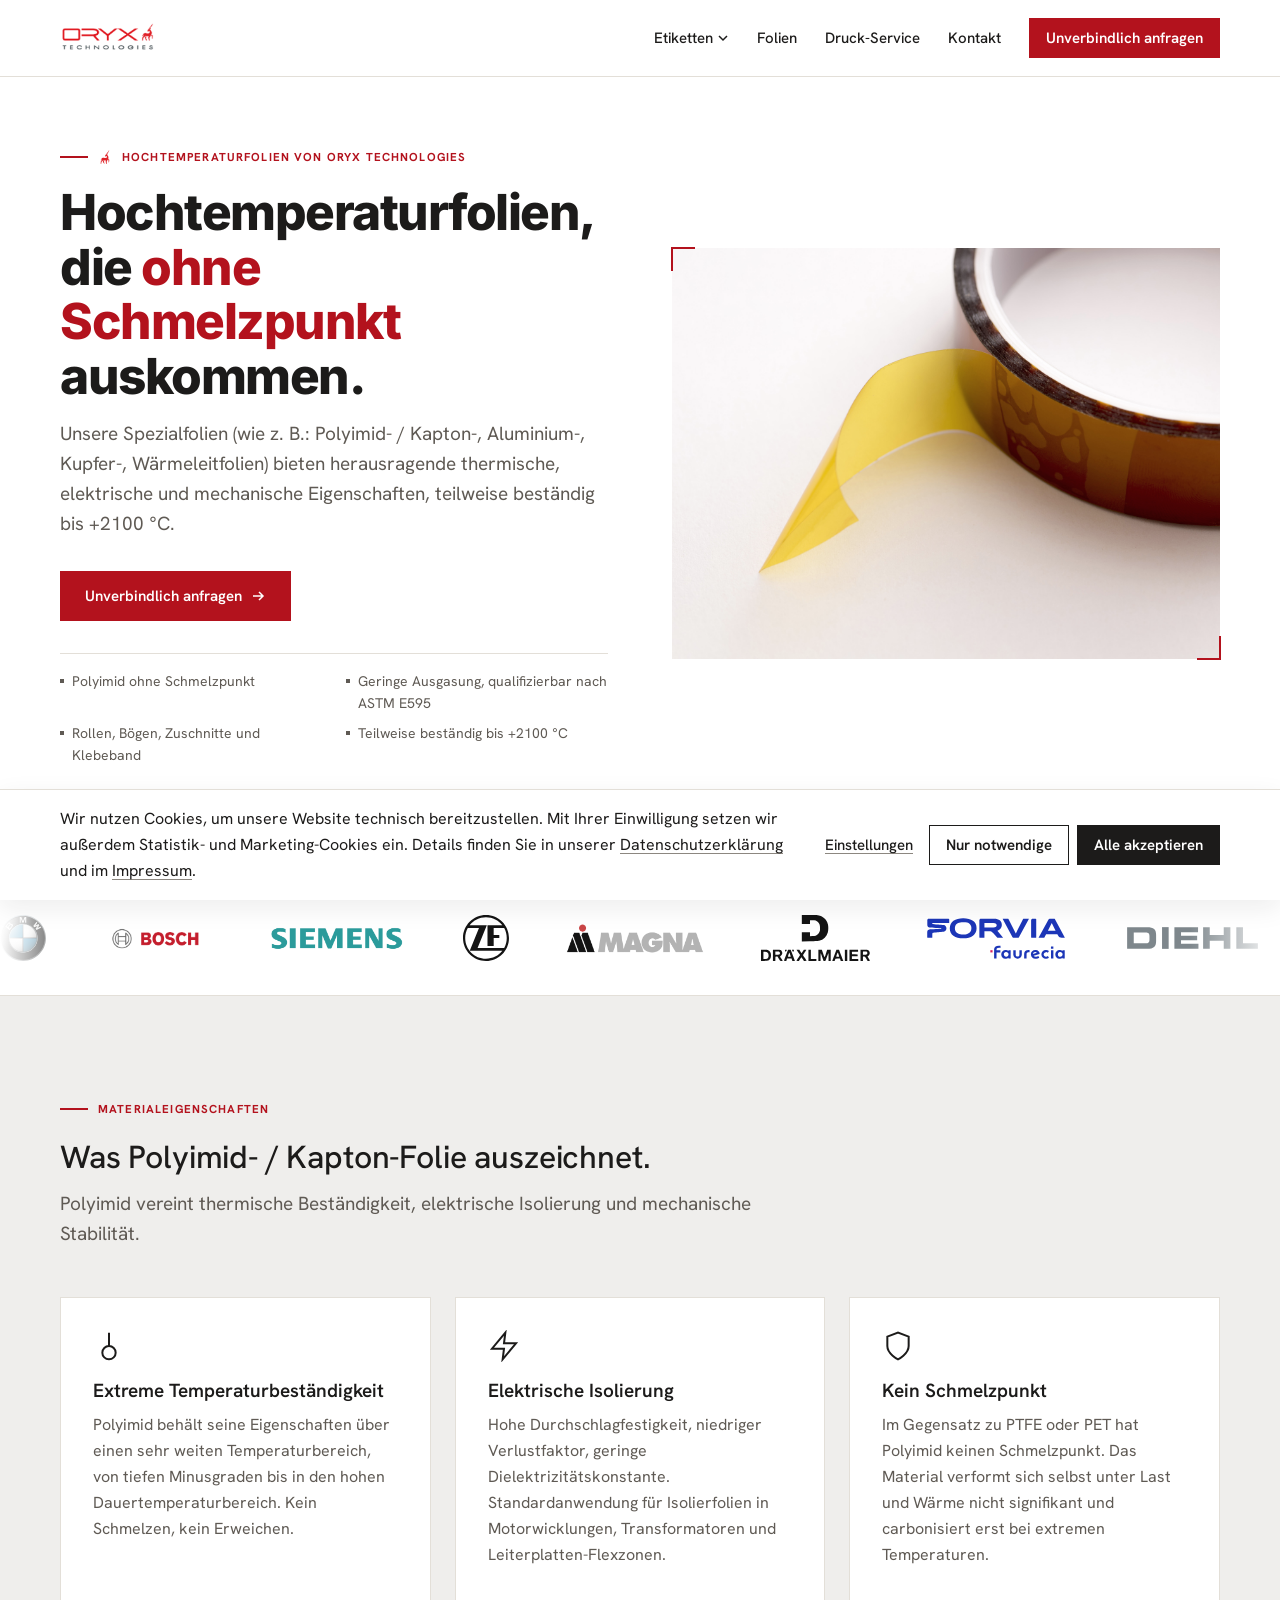
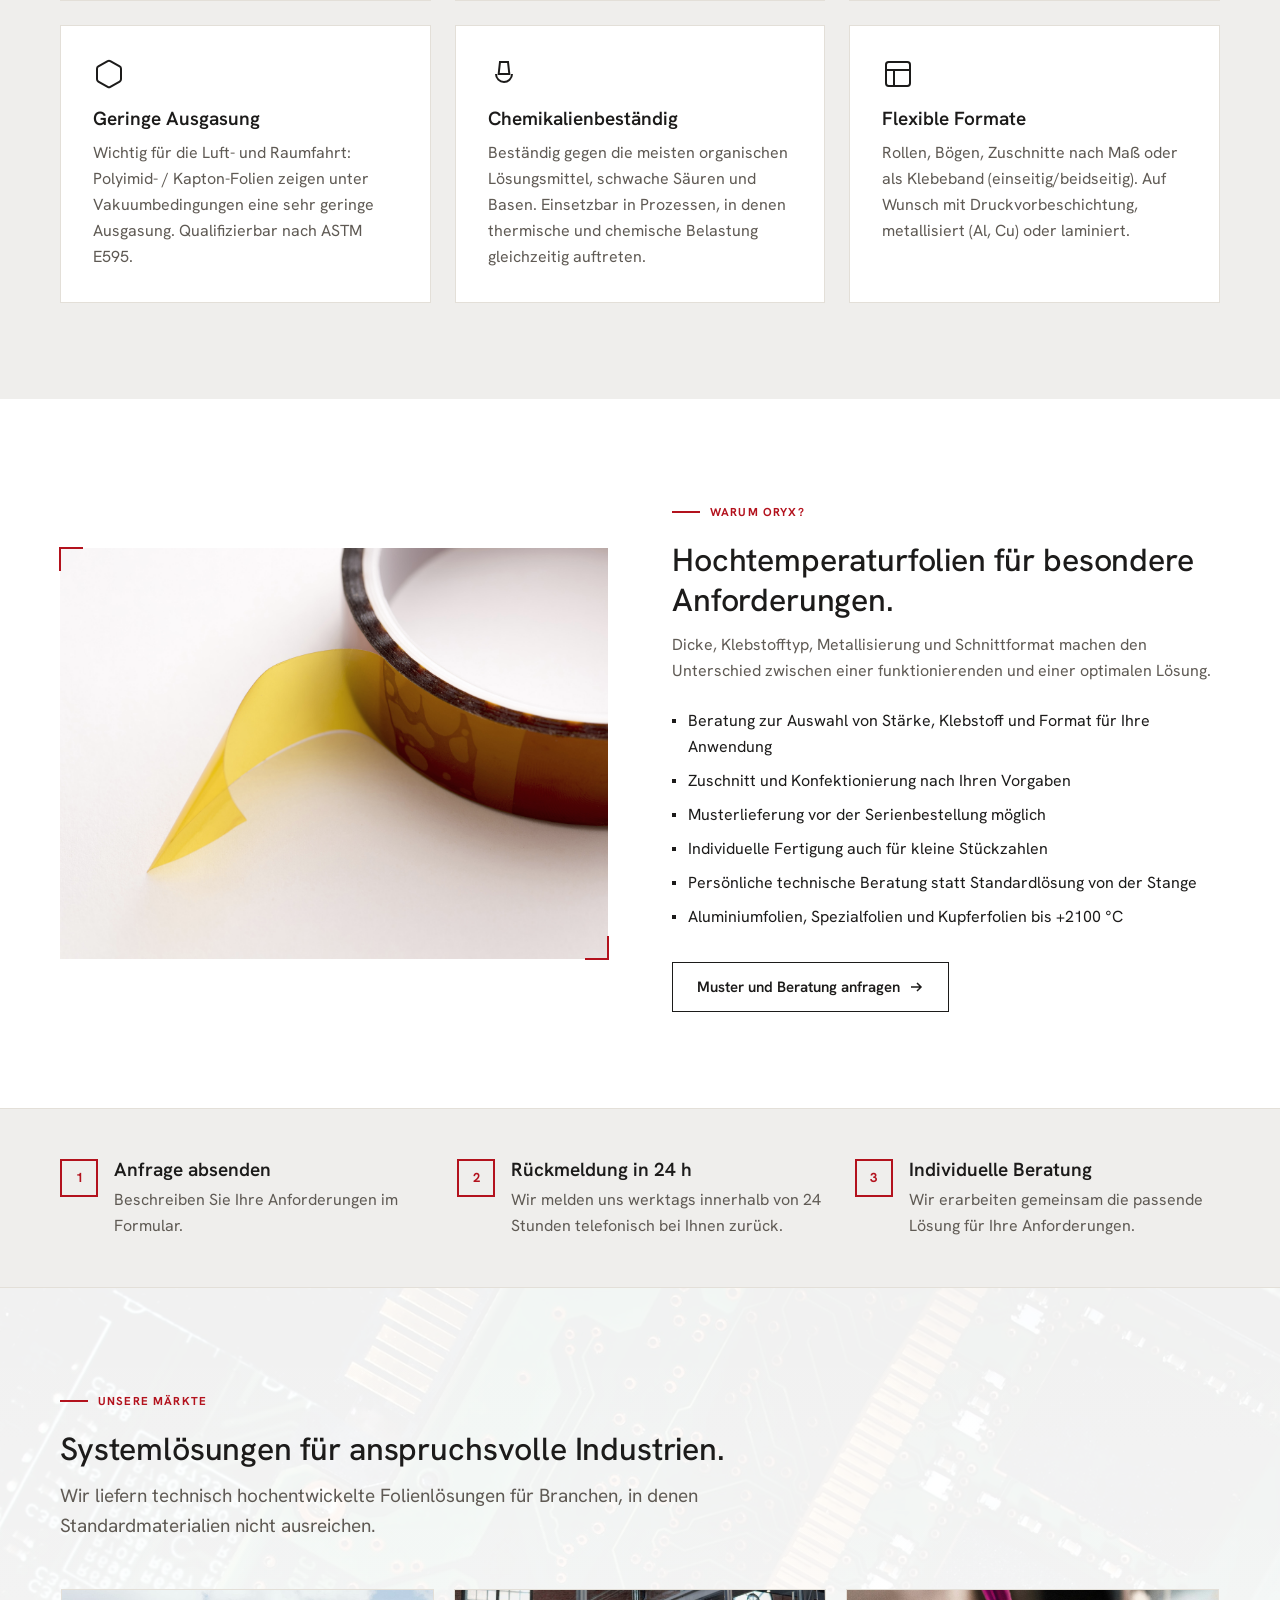
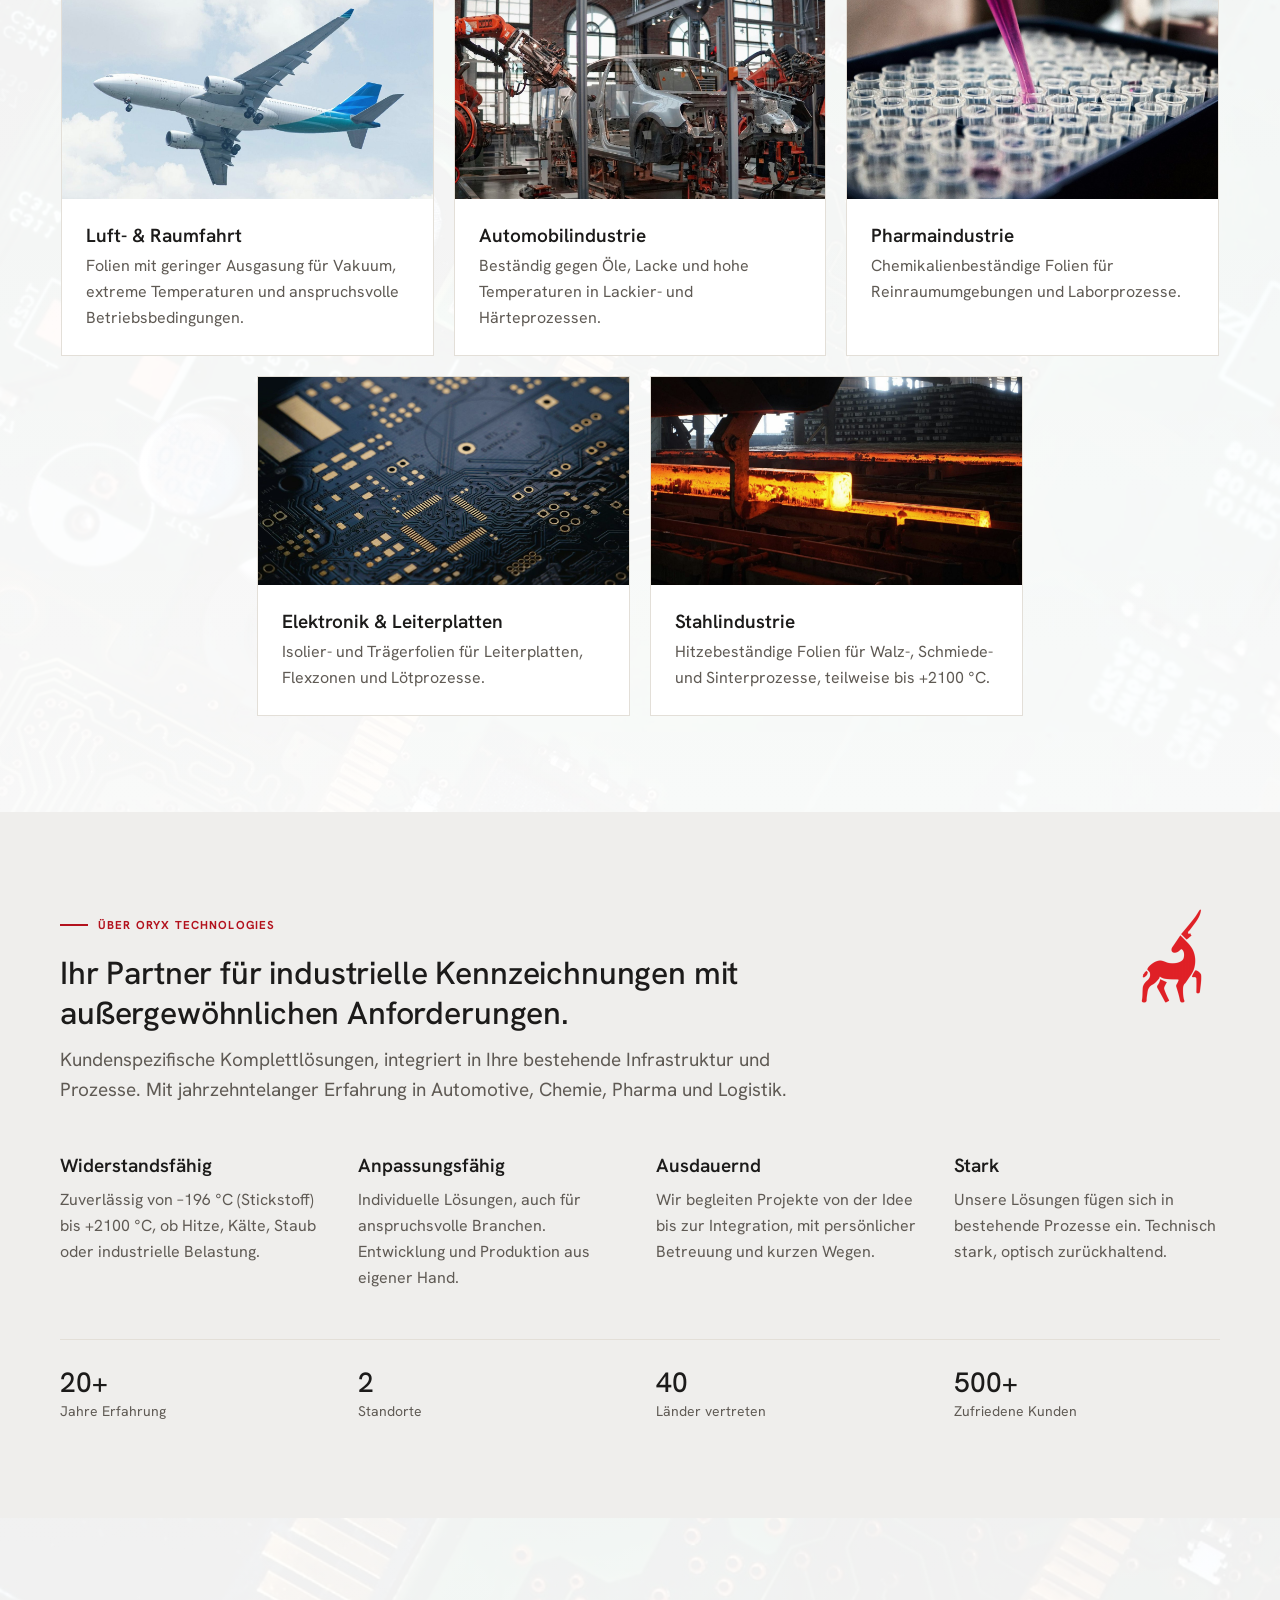
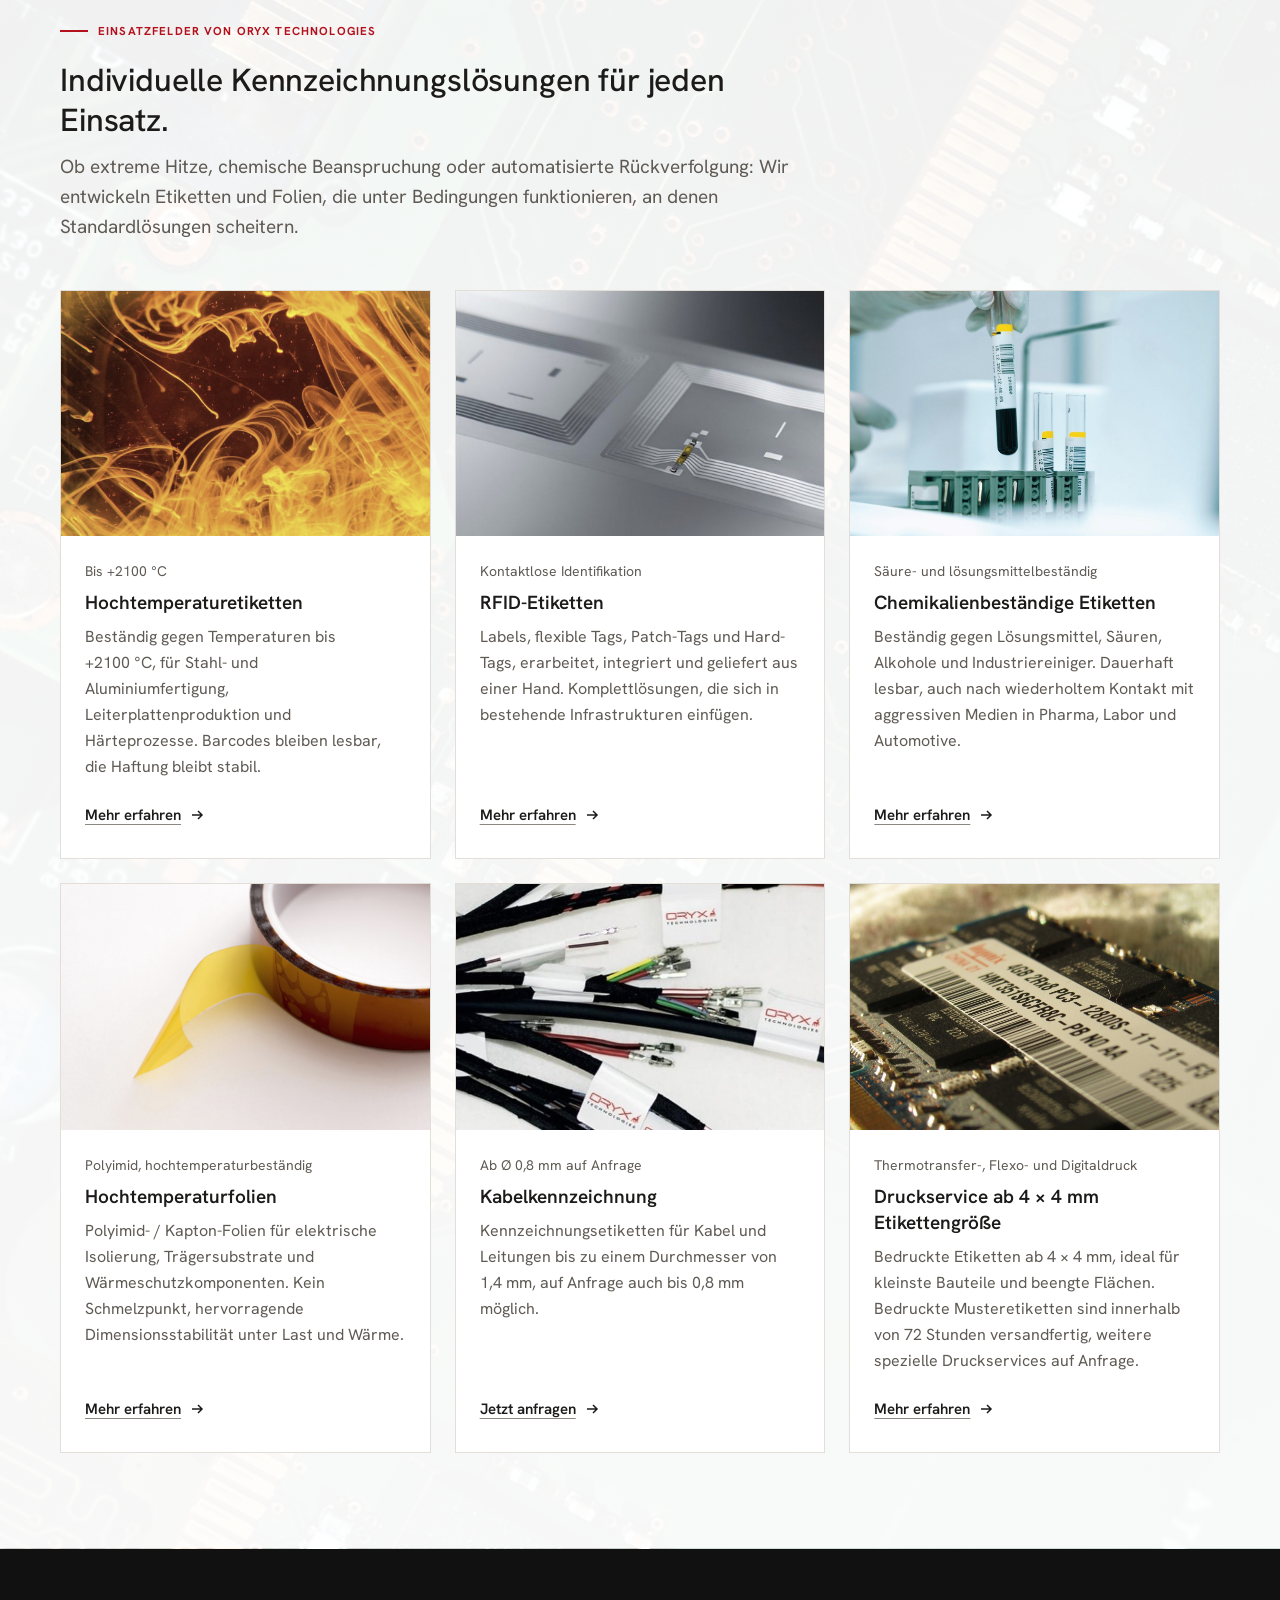
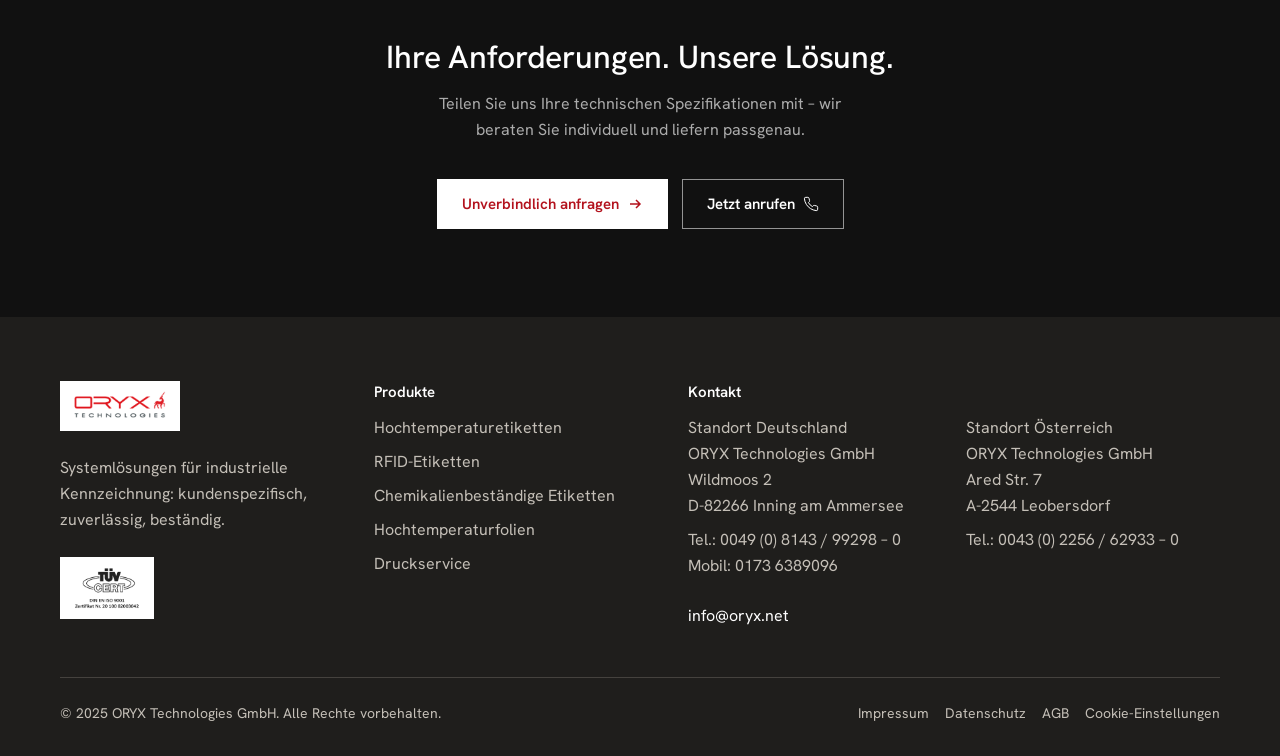
<file: hochtemperaturfolien.html>
<!DOCTYPE html>
<html lang="de">
<head>
  <meta charset="UTF-8">
  <meta name="viewport" content="width=device-width, initial-scale=1.0">
  <!-- Google Consent Mode v2 — Standardwerte (verweigert), bis Einwilligung vorliegt -->
  <script>
    window.dataLayer = window.dataLayer || [];
    function gtag(){dataLayer.push(arguments);}
    gtag('consent', 'default', {
      ad_storage: 'denied',
      ad_user_data: 'denied',
      ad_personalization: 'denied',
      analytics_storage: 'denied',
      wait_for_update: 500
    });
  </script>
  <!-- Google Tag Manager -->
  <script>(function(w,d,s,l,i){w[l]=w[l]||[];w[l].push({'gtm.start':
  new Date().getTime(),event:'gtm.js'});var f=d.getElementsByTagName(s)[0],
  j=d.createElement(s),dl=l!='dataLayer'?'&l='+l:'';j.async=true;j.src=
  'https://www.googletagmanager.com/gtm.js?id='+i+dl;f.parentNode.insertBefore(j,f);
  })(window,document,'script','dataLayer','GTM-K99ZC7DT');</script>
  <!-- End Google Tag Manager -->
  <title>Hochtemperaturfolien (Polyimid / Kapton) | ORYX Technologies</title>
  <meta name="description" content="Polyimid- und Kapton-Folien für elektrische Isolierung, Wärmeschutz und Trägersubstrate. Kein Schmelzpunkt, teilweise beständig bis +2100 °C. Jetzt anfragen.">
  <link rel="canonical" href="https://www.etikettenloesungen.com/hochtemperaturfolien">
  <meta property="og:type" content="website">
  <meta property="og:site_name" content="ORYX Technologies">
  <meta property="og:locale" content="de_DE">
  <meta property="og:url" content="https://www.etikettenloesungen.com/hochtemperaturfolien">
  <meta property="og:title" content="Hochtemperaturfolien (Polyimid / Kapton) | ORYX Technologies">
  <meta property="og:description" content="Polyimid- und Kapton-Folien für elektrische Isolierung, Wärmeschutz und Trägersubstrate. Kein Schmelzpunkt, teilweise beständig bis +2100 °C. Jetzt anfragen.">
  <meta property="og:image" content="https://www.etikettenloesungen.com/img/Kapton.jpg">
  <meta name="twitter:card" content="summary_large_image">
  <meta name="twitter:title" content="Hochtemperaturfolien (Polyimid / Kapton) | ORYX Technologies">
  <meta name="twitter:description" content="Polyimid- und Kapton-Folien für elektrische Isolierung, Wärmeschutz und Trägersubstrate. Kein Schmelzpunkt, teilweise beständig bis +2100 °C. Jetzt anfragen.">
  <meta name="twitter:image" content="https://www.etikettenloesungen.com/img/Kapton.jpg">
  <link rel="icon" href="img/cropped-Fav-Icon-192x192.png">
  <link rel="preload" href="fonts/HankenGrotesk-latin-wght.woff2" as="font" type="font/woff2" crossorigin>
  <link rel="stylesheet" href="styles.css?v=47">
</head>
<body>
<!-- Google Tag Manager (noscript) -->
<noscript><iframe src="https://www.googletagmanager.com/ns.html?id=GTM-K99ZC7DT"
height="0" width="0" style="display:none;visibility:hidden"></iframe></noscript>
<!-- End Google Tag Manager (noscript) -->

<nav class="nav" id="nav">
  <div class="nav-inner">
    <a href="/" class="nav-logo">
      <img src="img/Logo.png" alt="ORYX Technologies" onerror="this.style.display='none';this.nextElementSibling.style.display='inline'">
      <span class="nav-logo-fallback" style="display:none"><em>ORYX</em> TECHNOLOGIES</span>
    </a>
    <ul class="nav-links">
      <li class="nav-item">
        <button class="nav-link menu">Etiketten <svg width="12" height="12" viewBox="0 0 12 12" fill="none" aria-hidden="true"><path d="M2 4l4 4 4-4" stroke="currentColor" stroke-width="1.5"/></svg></button>
        <div class="dropdown menu">
          <a href="hochtemperatur-etiketten">Hochtemperaturetiketten</a>
          <a href="rfid-etiketten">RFID-Etiketten</a>
          <a href="chemikalienbestaendige-etiketten">Chemikalienbeständige Etiketten</a>
          <a href="/#kabelmarkierer">Kabelmarkierer</a>
        </div>
      </li>
      <li class="nav-item"><a href="hochtemperaturfolien" class="nav-link menu">Folien</a></li>
      <li class="nav-item"><a href="druck-service" class="nav-link menu">Druck-Service</a></li>
      <li class="nav-item"><a href="kontakt" class="nav-link menu">Kontakt</a></li>
    </ul>
    <a href="kontakt" class="btn btn-primary nav-cta action">Unverbindlich anfragen</a>
    <button class="nav-burger" aria-label="Menü öffnen"><span></span><span></span><span></span></button>
  </div>
</nav>

<div class="nav-mobile" id="nav-mobile">
  <button class="mobile-toggle nav-link">Etiketten <svg width="12" height="12" viewBox="0 0 12 12" fill="none" aria-hidden="true"><path d="M2 4l4 4 4-4" stroke="currentColor" stroke-width="1.5"/></svg></button>
  <div class="nav-mobile-sub">
    <a href="hochtemperatur-etiketten">Hochtemperaturetiketten</a>
    <a href="rfid-etiketten">RFID-Etiketten</a>
    <a href="chemikalienbestaendige-etiketten">Chemikalienbeständige Etiketten</a>
    <a href="/#kabelmarkierer">Kabelmarkierer</a>
  </div>
  <a href="hochtemperaturfolien">Hochtemperaturfolien</a>
  <a href="druck-service">Druck-Service</a>
  <a href="kontakt">Kontakt</a>
  <a href="kontakt" class="btn btn-primary action">Unverbindlich anfragen</a>
</div>

<section class="page-hero">
  <div class="hero-inner">
    <div>
      <span class="eyebrow"><img src="img/cropped-Fav-Icon-192x192.png" alt="" class="eyebrow-logo">Hochtemperaturfolien von ORYX Technologies</span>
      <h1 class="display">Hochtemperaturfolien, die <span class="hl">ohne Schmelzpunkt</span> auskommen.</h1>
      <p class="hero-desc lead">Unsere Spezialfolien (wie z. B.: Polyimid- / Kapton-, Aluminium-, Kupfer-, Wärmeleitfolien) bieten herausragende thermische, elektrische und mechanische Eigenschaften, teilweise beständig bis +2100&nbsp;°C.</p>
      <div class="hero-actions"><a href="kontakt" class="btn btn-primary action">Unverbindlich anfragen <svg width="16" height="16" viewBox="0 0 16 16" fill="none" aria-hidden="true"><path d="M3 8h10M9 4l4 4-4 4" stroke="currentColor" stroke-width="1.5"/></svg></a></div>
      <ul class="trust-list small">
        <li class="trust-item">Polyimid ohne Schmelzpunkt</li>
        <li class="trust-item">Geringe Ausgasung, qualifizierbar nach ASTM E595</li>
        <li class="trust-item">Rollen, Bögen, Zuschnitte und Klebeband</li>
        <li class="trust-item">Teilweise beständig bis +2100&nbsp;°C</li>
      </ul>
    </div>
    <div class="hero-media"><img src="img/Kapton.jpg" alt="Polyimid- / Kapton-Folie auf der Rolle" loading="eager"></div>
  </div>
</section>

<div class="logo-marquee">
  <div class="logo-marquee-label">Diese Industrieunternehmen vertrauen uns bereits</div>
  <div class="logo-viewport"><div class="logo-track"><div class="logo-item"><img src="img/Kunden/BMW.svg" alt="BMW"></div><div class="logo-item"><img src="img/Kunden/Bosch-logotype.svg.webp" alt="Bosch"></div><div class="logo-item"><img src="img/Kunden/Siemens-logo.svg.webp" alt="Siemens"></div><div class="logo-item"><img src="img/Kunden/ZF_logo_STD_Blue_3CC.svg" alt="ZF"></div><div class="logo-item"><img src="img/Kunden/Magna_logo.svg.webp" alt="Magna"></div><div class="logo-item"><img src="img/Kunden/DRÄXLMAIER_Group_Logo.svg" alt="Dräxlmaier Group"></div><div class="logo-item"><img src="img/Kunden/Faurecia_logo.svg" alt="Forvia Faurecia"></div><div class="logo-item"><img src="img/Kunden/Diehl_Logo.svg" alt="Diehl"></div><div class="logo-item"><img src="img/Kunden/Krauss-Maffei_logo.svg.webp" alt="KraussMaffei"></div><div class="logo-item"><img src="img/Kunden/SEW_LOGO.svg" alt="SEW-EURODRIVE"></div><div class="logo-item"><img src="img/Kunden/Philips_logo_new.svg.webp" alt="Philips"></div><div class="logo-item"><img src="img/Kunden/Fronius-logo.png" alt="Fronius"></div><div class="logo-item"><img src="img/Kunden/Ruag_MRO_Holding_Logo.svg.webp" alt="RUAG MRO Holding"></div><div class="logo-item"><img src="img/Kunden/Logo_TQ-Systems.svg.webp" alt="TQ-Systems"></div><div class="logo-item"><img src="img/Kunden/Logo_Kroschu_Group.jpg" alt="Kromberg &amp; Schubert"></div><div class="logo-item"><img src="img/Kunden/BECOM-logo.png" alt="BECOM"></div><div class="logo-item"><img src="img/Kunden/YF_logo_AI_8_-_Yanfeng.png" alt="Yanfeng"></div><div class="logo-item" aria-hidden="true"><img src="img/Kunden/BMW.svg" alt=""></div><div class="logo-item" aria-hidden="true"><img src="img/Kunden/Bosch-logotype.svg.webp" alt=""></div><div class="logo-item" aria-hidden="true"><img src="img/Kunden/Siemens-logo.svg.webp" alt=""></div><div class="logo-item" aria-hidden="true"><img src="img/Kunden/ZF_logo_STD_Blue_3CC.svg" alt=""></div><div class="logo-item" aria-hidden="true"><img src="img/Kunden/Magna_logo.svg.webp" alt=""></div><div class="logo-item" aria-hidden="true"><img src="img/Kunden/DRÄXLMAIER_Group_Logo.svg" alt=""></div><div class="logo-item" aria-hidden="true"><img src="img/Kunden/Faurecia_logo.svg" alt=""></div><div class="logo-item" aria-hidden="true"><img src="img/Kunden/Diehl_Logo.svg" alt=""></div><div class="logo-item" aria-hidden="true"><img src="img/Kunden/Krauss-Maffei_logo.svg.webp" alt=""></div><div class="logo-item" aria-hidden="true"><img src="img/Kunden/SEW_LOGO.svg" alt=""></div><div class="logo-item" aria-hidden="true"><img src="img/Kunden/Philips_logo_new.svg.webp" alt=""></div><div class="logo-item" aria-hidden="true"><img src="img/Kunden/Fronius-logo.png" alt=""></div><div class="logo-item" aria-hidden="true"><img src="img/Kunden/Ruag_MRO_Holding_Logo.svg.webp" alt=""></div><div class="logo-item" aria-hidden="true"><img src="img/Kunden/Logo_TQ-Systems.svg.webp" alt=""></div><div class="logo-item" aria-hidden="true"><img src="img/Kunden/Logo_Kroschu_Group.jpg" alt=""></div><div class="logo-item" aria-hidden="true"><img src="img/Kunden/BECOM-logo.png" alt=""></div><div class="logo-item" aria-hidden="true"><img src="img/Kunden/YF_logo_AI_8_-_Yanfeng.png" alt=""></div></div></div>
</div>

<section class="section-alt" id="specs"><div class="container"><div class="s-head"><span class="eyebrow">Materialeigenschaften</span><h2 class="heading">Was Polyimid- / Kapton-Folie auszeichnet.</h2><p class="lead">Polyimid vereint thermische Beständigkeit, elektrische Isolierung und mechanische Stabilität.</p></div><div class="specs-grid"><div class="spec-card"><span class="spec-icon"><svg viewBox="0 0 24 24" aria-hidden="true"><path d="M12 2v10M12 22a5 5 0 100-10 5 5 0 000 10z"/></svg></span><h3 class="title">Extreme Temperaturbeständigkeit</h3><p class="body">Polyimid behält seine Eigenschaften über einen sehr weiten Temperaturbereich, von tiefen Minusgraden bis in den hohen Dauertemperaturbereich. Kein Schmelzen, kein Erweichen.</p></div><div class="spec-card"><span class="spec-icon"><svg viewBox="0 0 24 24" aria-hidden="true"><path d="M13 2L3 14h9l-1 8 10-12h-9l1-8z"/></svg></span><h3 class="title">Elektrische Isolierung</h3><p class="body">Hohe Durchschlagfestigkeit, niedriger Verlustfaktor, geringe Dielektrizitätskonstante. Standardanwendung für Isolierfolien in Motorwicklungen, Transformatoren und Leiterplatten-Flexzonen.</p></div><div class="spec-card"><span class="spec-icon"><svg viewBox="0 0 24 24" aria-hidden="true"><path d="M12 22s8-4 8-10V5l-8-3-8 3v7c0 6 8 10 8 10z"/></svg></span><h3 class="title">Kein Schmelzpunkt</h3><p class="body">Im Gegensatz zu PTFE oder PET hat Polyimid keinen Schmelzpunkt. Das Material verformt sich selbst unter Last und Wärme nicht signifikant und carbonisiert erst bei extremen Temperaturen.</p></div><div class="spec-card"><span class="spec-icon"><svg viewBox="0 0 24 24" aria-hidden="true"><path d="M21 16V8a2 2 0 00-1-1.73l-7-4a2 2 0 00-2 0l-7 4A2 2 0 003 8v8a2 2 0 001 1.73l7 4a2 2 0 002 0l7-4A2 2 0 0021 16z"/></svg></span><h3 class="title">Geringe Ausgasung</h3><p class="body">Wichtig für die Luft- und Raumfahrt: Polyimid- / Kapton-Folien zeigen unter Vakuumbedingungen eine sehr geringe Ausgasung. Qualifizierbar nach ASTM E595.</p></div><div class="spec-card"><span class="spec-icon"><svg viewBox="0 0 24 24" aria-hidden="true"><path d="M9 3h6l1 9H8L9 3z"/><path d="M6 12c0 3.31 2.69 6 6 6s6-2.69 6-6"/></svg></span><h3 class="title">Chemikalienbeständig</h3><p class="body">Beständig gegen die meisten organischen Lösungsmittel, schwache Säuren und Basen. Einsetzbar in Prozessen, in denen thermische und chemische Belastung gleichzeitig auftreten.</p></div><div class="spec-card"><span class="spec-icon"><svg viewBox="0 0 24 24" aria-hidden="true"><rect x="3" y="3" width="18" height="18" rx="2"/><path d="M3 9h18M9 21V9"/></svg></span><h3 class="title">Flexible Formate</h3><p class="body">Rollen, Bögen, Zuschnitte nach Maß oder als Klebeband (einseitig/beidseitig). Auf Wunsch mit Druckvorbeschichtung, metallisiert (Al, Cu) oder laminiert.</p></div></div></div></section>

<section class="section"><div class="container"><div class="detail-wrap">
  <div class="detail-img"><img src="img/Kapton.jpg" alt="Polyimid- / Kapton-Folie im Detail" loading="lazy"></div>
  <div class="detail-text">
    <span class="eyebrow">Warum ORYX?</span>
    <h2 class="heading">Hochtemperaturfolien für besondere Anforderungen.</h2>
    <p class="body">Dicke, Klebstofftyp, Metallisierung und Schnittformat machen den Unterschied zwischen einer funktionierenden und einer optimalen Lösung.</p>
    <ul class="detail-list body">
      <li>Beratung zur Auswahl von Stärke, Klebstoff und Format für Ihre Anwendung</li>
      <li>Zuschnitt und Konfektionierung nach Ihren Vorgaben</li>
      <li>Musterlieferung vor der Serienbestellung möglich</li>
      <li>Individuelle Fertigung auch für kleine Stückzahlen</li>
      <li>Persönliche technische Beratung statt Standardlösung von der Stange</li>
      <li>Aluminiumfolien, Spezialfolien und Kupferfolien bis +2100&nbsp;°C</li>
    </ul>
    <a href="kontakt" class="btn btn-secondary action">Muster und Beratung anfragen <svg width="16" height="16" viewBox="0 0 16 16" fill="none" aria-hidden="true"><path d="M3 8h10M9 4l4 4-4 4" stroke="currentColor" stroke-width="1.5"/></svg></a>
  </div>
</div></div></section>

<div class="process-strip"><div class="process-inner">
  <div class="process-step"><div class="p-num action">1</div><div class="p-body"><h3 class="title">Anfrage absenden</h3><p class="body">Beschreiben Sie Ihre Anforderungen im Formular.</p></div></div>
  <div class="process-step"><div class="p-num action">2</div><div class="p-body"><h3 class="title">Rückmeldung in 24&nbsp;h</h3><p class="body">Wir melden uns werktags innerhalb von 24 Stunden telefonisch bei Ihnen zurück.</p></div></div>
  <div class="process-step"><div class="p-num action">3</div><div class="p-body"><h3 class="title">Individuelle Beratung</h3><p class="body">Wir erarbeiten gemeinsam die passende Lösung für Ihre Anforderungen.</p></div></div>
</div></div>

<section class="section bg-board" id="branchen"><div class="container"><div class="s-head"><span class="eyebrow">Unsere Märkte</span><h2 class="heading">Systemlösungen für anspruchsvolle Industrien.</h2><p class="lead">Wir liefern technisch hochentwickelte Folienlösungen für Branchen, in denen Standardmaterialien nicht ausreichen.</p></div><div class="ind-grid"><div class="ind-item"><div class="ind-img"><img src="img/branchen/luft-raumfahrt.jpg" alt="Flugzeug im Flug" loading="lazy"></div><div class="ind-body"><h3 class="title">Luft- &amp; Raumfahrt</h3><p class="body">Folien mit geringer Ausgasung für Vakuum, extreme Temperaturen und anspruchsvolle Betriebsbedingungen.</p></div></div><div class="ind-item"><div class="ind-img"><img src="img/branchen/automobil.jpg" alt="Roboter in der Automobilfertigung" loading="lazy"></div><div class="ind-body"><h3 class="title">Automobilindustrie</h3><p class="body">Beständig gegen Öle, Lacke und hohe Temperaturen in Lackier- und Härteprozessen.</p></div></div><div class="ind-item"><div class="ind-img"><img src="img/branchen/pharma.jpg" alt="Glasfläschchen im Labor" loading="lazy"></div><div class="ind-body"><h3 class="title">Pharmaindustrie</h3><p class="body">Chemikalienbeständige Folien für Reinraumumgebungen und Laborprozesse.</p></div></div><div class="ind-item"><div class="ind-img"><img src="img/branchen/elektronik.jpg" alt="Leiterplatte" loading="lazy"></div><div class="ind-body"><h3 class="title">Elektronik &amp; Leiterplatten</h3><p class="body">Isolier- und Trägerfolien für Leiterplatten, Flexzonen und Lötprozesse.</p></div></div><div class="ind-item"><div class="ind-img"><img src="img/branchen/stahl.jpg" alt="Glühender Stahl" loading="lazy"></div><div class="ind-body"><h3 class="title">Stahlindustrie</h3><p class="body">Hitzebeständige Folien für Walz-, Schmiede- und Sinterprozesse, teilweise bis +2100&nbsp;°C.</p></div></div></div></div></section>

<section class="section-alt"><div class="container">
  <div class="about-head">
    <div class="s-head"><span class="eyebrow">Über ORYX Technologies</span><h2 class="heading">Ihr Partner für industrielle Kennzeichnungen mit außergewöhnlichen Anforderungen.</h2><p class="lead">Kundenspezifische Komplettlösungen, integriert in Ihre bestehende Infrastruktur und Prozesse. Mit jahrzehntelanger Erfahrung in Automotive, Chemie, Pharma und Logistik.</p></div>
    <img class="about-mark" src="img/cropped-Fav-Icon-192x192.png" alt="">
  </div>
  <div class="values-grid">
    <div class="value-item"><h3 class="title">Widerstandsfähig</h3><p class="body">Zuverlässig von –196&nbsp;°C (Stickstoff) bis +2100&nbsp;°C, ob Hitze, Kälte, Staub oder industrielle Belastung.</p></div>
    <div class="value-item"><h3 class="title">Anpassungsfähig</h3><p class="body">Individuelle Lösungen, auch für anspruchsvolle Branchen. Entwicklung und Produktion aus eigener Hand.</p></div>
    <div class="value-item"><h3 class="title">Ausdauernd</h3><p class="body">Wir begleiten Projekte von der Idee bis zur Integration, mit persönlicher Betreuung und kurzen Wegen.</p></div>
    <div class="value-item"><h3 class="title">Stark</h3><p class="body">Unsere Lösungen fügen sich in bestehende Prozesse ein. Technisch stark, optisch zurückhaltend.</p></div>
  </div>
  <div class="stats-row">
    <div><div class="stat">20+</div><div class="stat-label small">Jahre Erfahrung</div></div>
    <div><div class="stat">2</div><div class="stat-label small">Standorte</div></div>
    <div><div class="stat">40</div><div class="stat-label small">Länder vertreten</div></div>
    <div><div class="stat">500+</div><div class="stat-label small">Zufriedene Kunden</div></div>
  </div>
</div></section>

<section class="section bg-board" id="produkte"><div class="container"><div class="s-head"><span class="eyebrow">Einsatzfelder von ORYX Technologies</span><h2 class="heading">Individuelle Kennzeichnungslösungen für jeden Einsatz.</h2><p class="lead">Ob extreme Hitze, chemische Beanspruchung oder automatisierte Rückverfolgung: Wir entwickeln Etiketten und Folien, die unter Bedingungen funktionieren, an denen Standardlösungen scheitern.</p></div>
    <div class="products-grid">
      <a href="hochtemperatur-etiketten" class="pcard">
        <div class="pcard-img photo--strong"><img src="img/produkte/hochtemperaturetiketten.jpg" alt="Hochtemperaturetiketten" loading="lazy"></div>
        <div class="pcard-body">
          <div class="pcard-tag small">Bis +2100&nbsp;°C</div>
          <h3 class="title">Hochtemperaturetiketten</h3>
          <p class="body">Beständig gegen Temperaturen bis +2100&nbsp;°C, für Stahl- und Aluminiumfertigung, Leiterplattenproduktion und Härteprozesse. Barcodes bleiben lesbar, die Haftung bleibt stabil.</p>
          <span class="link-arrow action">Mehr erfahren <svg width="16" height="16" viewBox="0 0 16 16" fill="none" aria-hidden="true"><path d="M3 8h10M9 4l4 4-4 4" stroke="currentColor" stroke-width="1.5"/></svg></span>
        </div>
      </a>
      <a href="rfid-etiketten" class="pcard">
        <div class="pcard-img"><img src="img/produkte/rfid.jpg" alt="RFID-Etiketten" loading="lazy"></div>
        <div class="pcard-body">
          <div class="pcard-tag small">Kontaktlose Identifikation</div>
          <h3 class="title">RFID-Etiketten</h3>
          <p class="body">Labels, flexible Tags, Patch-Tags und Hard-Tags, erarbeitet, integriert und geliefert aus einer Hand. Komplettlösungen, die sich in bestehende Infrastrukturen einfügen.</p>
          <span class="link-arrow action">Mehr erfahren <svg width="16" height="16" viewBox="0 0 16 16" fill="none" aria-hidden="true"><path d="M3 8h10M9 4l4 4-4 4" stroke="currentColor" stroke-width="1.5"/></svg></span>
        </div>
      </a>
      <a href="chemikalienbestaendige-etiketten" class="pcard">
        <div class="pcard-img"><img src="img/produkte/chemikalienbestaendig.jpg" alt="Chemikalienbeständige Etiketten" loading="lazy"></div>
        <div class="pcard-body">
          <div class="pcard-tag small">Säure- und lösungsmittelbeständig</div>
          <h3 class="title">Chemikalienbeständige Etiketten</h3>
          <p class="body">Beständig gegen Lösungsmittel, Säuren, Alkohole und Industriereiniger. Dauerhaft lesbar, auch nach wiederholtem Kontakt mit aggressiven Medien in Pharma, Labor und Automotive.</p>
          <span class="link-arrow action">Mehr erfahren <svg width="16" height="16" viewBox="0 0 16 16" fill="none" aria-hidden="true"><path d="M3 8h10M9 4l4 4-4 4" stroke="currentColor" stroke-width="1.5"/></svg></span>
        </div>
      </a>
      <a href="hochtemperaturfolien" class="pcard">
        <div class="pcard-img"><img src="img/Kapton.jpg" alt="Polyimid- / Kapton-Folie auf der Rolle" loading="lazy"></div>
        <div class="pcard-body">
          <div class="pcard-tag small">Polyimid, hochtemperaturbeständig</div>
          <h3 class="title">Hochtemperaturfolien</h3>
          <p class="body">Polyimid- / Kapton-Folien für elektrische Isolierung, Trägersubstrate und Wärmeschutzkomponenten. Kein Schmelzpunkt, hervorragende Dimensionsstabilität unter Last und Wärme.</p>
          <span class="link-arrow action">Mehr erfahren <svg width="16" height="16" viewBox="0 0 16 16" fill="none" aria-hidden="true"><path d="M3 8h10M9 4l4 4-4 4" stroke="currentColor" stroke-width="1.5"/></svg></span>
        </div>
      </a>
      <a href="kontakt?produkt=kabelkennzeichnung" class="pcard" id="kabelmarkierer">
        <div class="pcard-img"><img src="img/produkte/kabelkennzeichnung.jpg" alt="Kabelkennzeichnung" loading="lazy"></div>
        <div class="pcard-body">
          <div class="pcard-tag small">Ab Ø&nbsp;0,8&nbsp;mm auf Anfrage</div>
          <h3 class="title">Kabelkennzeichnung</h3>
          <p class="body">Kennzeichnungsetiketten für Kabel und Leitungen bis zu einem Durchmesser von 1,4&nbsp;mm, auf Anfrage auch bis 0,8&nbsp;mm möglich.</p>
          <span class="link-arrow action">Jetzt anfragen <svg width="16" height="16" viewBox="0 0 16 16" fill="none" aria-hidden="true"><path d="M3 8h10M9 4l4 4-4 4" stroke="currentColor" stroke-width="1.5"/></svg></span>
        </div>
      </a>
      <a href="druck-service" class="pcard">
        <div class="pcard-img"><img src="img/produkte/druckservice.jpg" alt="Kleinstetiketten im Druckservice" loading="lazy"></div>
        <div class="pcard-body">
          <div class="pcard-tag small">Thermotransfer-, Flexo- und Digitaldruck</div>
          <h3 class="title">Druckservice ab 4&nbsp;×&nbsp;4&nbsp;mm Etikettengröße</h3>
          <p class="body">Bedruckte Etiketten ab 4&nbsp;×&nbsp;4&nbsp;mm, ideal für kleinste Bauteile und beengte Flächen. Bedruckte Musteretiketten sind innerhalb von 72 Stunden versandfertig, weitere spezielle Druckservices auf Anfrage.</p>
          <span class="link-arrow action">Mehr erfahren <svg width="16" height="16" viewBox="0 0 16 16" fill="none" aria-hidden="true"><path d="M3 8h10M9 4l4 4-4 4" stroke="currentColor" stroke-width="1.5"/></svg></span>
        </div>
      </a>
    </div>
</div></section>

<section class="cta-banner">
  <div class="container">
    <div>
      <h2 class="heading">Ihre Anforderungen. Unsere Lösung.</h2>
      <p>Teilen Sie uns Ihre technischen Spezifikationen mit – wir beraten Sie individuell und liefern passgenau.</p>
      <div class="cta-actions">
        <a href="kontakt" class="btn btn-white action">Unverbindlich anfragen <svg width="16" height="16" viewBox="0 0 16 16" fill="none" aria-hidden="true"><path d="M3 8h10M9 4l4 4-4 4" stroke="currentColor" stroke-width="1.5"/></svg></a>
        <a href="tel:+491736389096" class="btn btn-outline-white action">Jetzt anrufen <svg width="16" height="16" viewBox="0 0 24 24" fill="none" stroke="currentColor" stroke-width="1.5" aria-hidden="true"><path d="M22 16.92v3a2 2 0 01-2.18 2 19.79 19.79 0 01-8.63-3.07 19.5 19.5 0 01-6-6 19.79 19.79 0 01-3.07-8.67A2 2 0 014.11 2h3a2 2 0 012 1.72c.13.96.36 1.9.7 2.81a2 2 0 01-.45 2.11L8.09 9.91a16 16 0 006 6l1.27-1.27a2 2 0 012.11-.45c.91.34 1.85.57 2.81.7A2 2 0 0122 16.92z"/></svg></a>
      </div>
    </div>
  </div>
</section>

<footer class="footer body">
  <div class="footer-top">
    <div class="f-brand">
      <a href="/" class="f-logo"><img src="img/Logo.png" alt="ORYX Technologies"></a>
      <p>Systemlösungen für industrielle Kennzeichnung: kundenspezifisch, zuverlässig, beständig.</p>
      <div class="f-cert"><img src="img/tv-cert-iso-logo-rand.jpg" alt="TÜV CERT, DIN EN ISO 9001 zertifiziert"></div>
    </div>
    <div class="f-col">
      <h2 class="label">Produkte</h2>
      <a href="hochtemperatur-etiketten">Hochtemperaturetiketten</a>
      <a href="rfid-etiketten">RFID-Etiketten</a>
      <a href="chemikalienbestaendige-etiketten">Chemikalienbeständige Etiketten</a>
      <a href="hochtemperaturfolien">Hochtemperaturfolien</a>
      <a href="druck-service">Druckservice</a>
    </div>
    <div class="f-contact">
      <h2 class="label">Kontakt</h2>
      <div class="f-contact-grid">
        <div class="f-loc"><p>Standort Deutschland<br>ORYX Technologies GmbH<br>Wildmoos 2<br>D-82266 Inning am Ammersee</p><p>Tel.: 0049 (0) 8143 / 99298 – 0<br>Mobil: 0173 6389096</p></div>
        <div class="f-loc"><p>Standort Österreich<br>ORYX Technologies GmbH<br>Ared Str. 7<br>A-2544 Leobersdorf</p><p>Tel.: 0043 (0) 2256 / 62933 – 0</p></div>
      </div>
      <p class="f-mail"><a href="mailto:info@oryx.net">info@oryx.net</a></p>
    </div>
  </div>
  <div class="footer-bottom small">
    <p>© 2025 ORYX Technologies GmbH. Alle Rechte vorbehalten.</p>
    <div class="footer-legal"><a href="impressum">Impressum</a><a href="datenschutz">Datenschutz</a><a href="agb">AGB</a><button type="button" data-cc-open>Cookie-Einstellungen</button></div>
  </div>
</footer>

<script src="main.js?v=4"></script>
<script src="cookie-consent.js?v=2"></script>
</body>
</html>
</file>
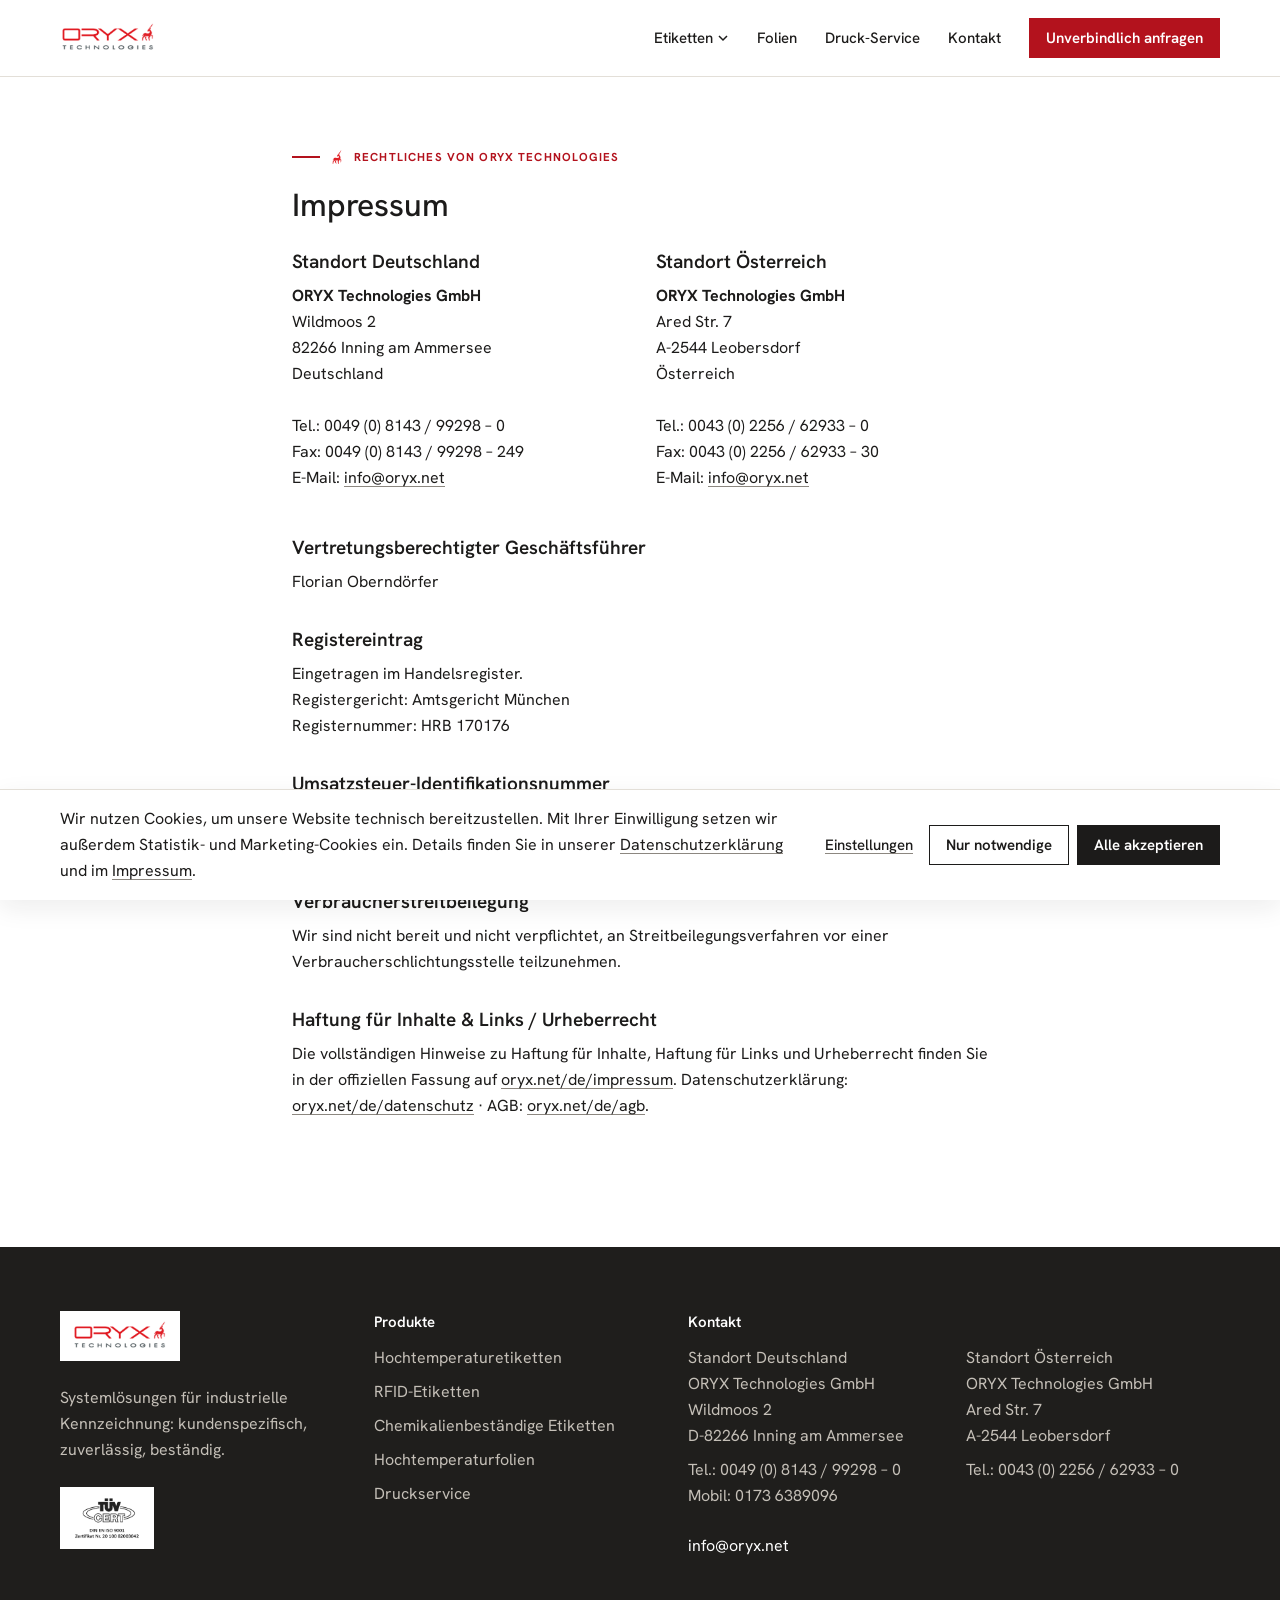
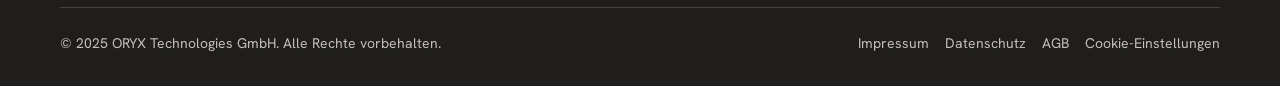
<file: impressum.html>
<!DOCTYPE html>
<html lang="de">
<head>
  <meta charset="UTF-8">
  <meta name="viewport" content="width=device-width, initial-scale=1.0">
  <!-- Google Consent Mode v2 — Standardwerte (verweigert), bis Einwilligung vorliegt -->
  <script>
    window.dataLayer = window.dataLayer || [];
    function gtag(){dataLayer.push(arguments);}
    gtag('consent', 'default', {
      ad_storage: 'denied',
      ad_user_data: 'denied',
      ad_personalization: 'denied',
      analytics_storage: 'denied',
      wait_for_update: 500
    });
  </script>
  <!-- Google Tag Manager -->
  <script>(function(w,d,s,l,i){w[l]=w[l]||[];w[l].push({'gtm.start':
  new Date().getTime(),event:'gtm.js'});var f=d.getElementsByTagName(s)[0],
  j=d.createElement(s),dl=l!='dataLayer'?'&l='+l:'';j.async=true;j.src=
  'https://www.googletagmanager.com/gtm.js?id='+i+dl;f.parentNode.insertBefore(j,f);
  })(window,document,'script','dataLayer','GTM-K99ZC7DT');</script>
  <!-- End Google Tag Manager -->
  <title>Impressum – ORYX Technologies GmbH</title>
  <meta name="description" content="Impressum der ORYX Technologies GmbH – Anbieterkennzeichnung nach § 5 TMG.">
  <meta name="robots" content="noindex">
  <link rel="canonical" href="https://www.etikettenloesungen.com/impressum">
  <link rel="icon" href="img/cropped-Fav-Icon-192x192.png">
  <link rel="preload" href="fonts/HankenGrotesk-latin-wght.woff2" as="font" type="font/woff2" crossorigin>
  <link rel="stylesheet" href="styles.css?v=47">
</head>
<body>
<!-- Google Tag Manager (noscript) -->
<noscript><iframe src="https://www.googletagmanager.com/ns.html?id=GTM-K99ZC7DT"
height="0" width="0" style="display:none;visibility:hidden"></iframe></noscript>
<!-- End Google Tag Manager (noscript) -->

<nav class="nav" id="nav">
  <div class="nav-inner">
    <a href="/" class="nav-logo">
      <img src="img/Logo.png" alt="ORYX Technologies" onerror="this.style.display='none';this.nextElementSibling.style.display='inline'">
      <span class="nav-logo-fallback" style="display:none"><em>ORYX</em> TECHNOLOGIES</span>
    </a>
    <ul class="nav-links">
      <li class="nav-item">
        <button class="nav-link menu">Etiketten <svg width="12" height="12" viewBox="0 0 12 12" fill="none" aria-hidden="true"><path d="M2 4l4 4 4-4" stroke="currentColor" stroke-width="1.5"/></svg></button>
        <div class="dropdown menu">
          <a href="hochtemperatur-etiketten">Hochtemperaturetiketten</a>
          <a href="rfid-etiketten">RFID-Etiketten</a>
          <a href="chemikalienbestaendige-etiketten">Chemikalienbeständige Etiketten</a>
          <a href="/#kabelmarkierer">Kabelmarkierer</a>
        </div>
      </li>
      <li class="nav-item"><a href="hochtemperaturfolien" class="nav-link menu">Folien</a></li>
      <li class="nav-item"><a href="druck-service" class="nav-link menu">Druck-Service</a></li>
      <li class="nav-item"><a href="kontakt" class="nav-link menu">Kontakt</a></li>
    </ul>
    <a href="kontakt" class="btn btn-primary nav-cta action">Unverbindlich anfragen</a>
    <button class="nav-burger" aria-label="Menü öffnen"><span></span><span></span><span></span></button>
  </div>
</nav>

<div class="nav-mobile" id="nav-mobile">
  <button class="mobile-toggle nav-link">Etiketten <svg width="12" height="12" viewBox="0 0 12 12" fill="none" aria-hidden="true"><path d="M2 4l4 4 4-4" stroke="currentColor" stroke-width="1.5"/></svg></button>
  <div class="nav-mobile-sub">
    <a href="hochtemperatur-etiketten">Hochtemperaturetiketten</a>
    <a href="rfid-etiketten">RFID-Etiketten</a>
    <a href="chemikalienbestaendige-etiketten">Chemikalienbeständige Etiketten</a>
    <a href="/#kabelmarkierer">Kabelmarkierer</a>
  </div>
  <a href="hochtemperaturfolien">Hochtemperaturfolien</a>
  <a href="druck-service">Druck-Service</a>
  <a href="kontakt">Kontakt</a>
  <a href="kontakt" class="btn btn-primary action">Unverbindlich anfragen</a>
</div>

<main class="legal-page">
  <span class="eyebrow"><img src="img/cropped-Fav-Icon-192x192.png" alt="" class="eyebrow-logo">Rechtliches von ORYX Technologies</span>
  <h1>Impressum</h1>

  <div class="legal-cols">
    <div class="legal-block">
      <h2>Standort Deutschland</h2>
      <p>
        <strong>ORYX Technologies GmbH</strong><br>
        Wildmoos 2<br>
        82266 Inning am Ammersee<br>
        Deutschland<br><br>
        Tel.: 0049 (0) 8143 / 99298 – 0<br>
        Fax: 0049 (0) 8143 / 99298 – 249<br>
        E-Mail: <a href="mailto:info@oryx.net">info@oryx.net</a>
      </p>
    </div>
    <div class="legal-block">
      <h2>Standort Österreich</h2>
      <p>
        <strong>ORYX Technologies GmbH</strong><br>
        Ared Str. 7<br>
        A-2544 Leobersdorf<br>
        Österreich<br><br>
        Tel.: 0043 (0) 2256 / 62933 – 0<br>
        Fax: 0043 (0) 2256 / 62933 – 30<br>
        E-Mail: <a href="mailto:info@oryx.net">info@oryx.net</a>
      </p>
    </div>
  </div>

  <div class="legal-block">
    <h2>Vertretungsberechtigter Geschäftsführer</h2>
    <p>Florian Oberndörfer</p>
  </div>

  <div class="legal-block">
    <h2>Registereintrag</h2>
    <p>
      Eingetragen im Handelsregister.<br>
      Registergericht: Amtsgericht München<br>
      Registernummer: HRB 170176
    </p>
  </div>

  <div class="legal-block">
    <h2>Umsatzsteuer-Identifikationsnummer</h2>
    <p>Umsatzsteuer-Identifikationsnummer gemäß § 27 a Umsatzsteuergesetz:<br>DE256337099</p>
  </div>

  <div class="legal-block">
    <h2>Verbraucherstreitbeilegung</h2>
    <p>Wir sind nicht bereit und nicht verpflichtet, an Streitbeilegungsverfahren vor einer Verbraucherschlichtungsstelle teilzunehmen.</p>
  </div>

  <div class="legal-block">
    <h2>Haftung für Inhalte &amp; Links / Urheberrecht</h2>
    <p>
      Die vollständigen Hinweise zu Haftung für Inhalte, Haftung für Links und
      Urheberrecht finden Sie in der offiziellen Fassung auf
      <a href="https://oryx.net/de/impressum/" target="_blank" rel="noopener">oryx.net/de/impressum</a>.
      Datenschutzerklärung: <a href="https://oryx.net/de/datenschutz/" target="_blank" rel="noopener">oryx.net/de/datenschutz</a> ·
      AGB: <a href="https://oryx.net/de/agb/" target="_blank" rel="noopener">oryx.net/de/agb</a>.
    </p>
  </div>
</main>

<footer class="footer body">
  <div class="footer-top">
    <div class="f-brand">
      <a href="/" class="f-logo"><img src="img/Logo.png" alt="ORYX Technologies"></a>
      <p>Systemlösungen für industrielle Kennzeichnung: kundenspezifisch, zuverlässig, beständig.</p>
      <div class="f-cert"><img src="img/tv-cert-iso-logo-rand.jpg" alt="TÜV CERT, DIN EN ISO 9001 zertifiziert"></div>
    </div>
    <div class="f-col">
      <h2 class="label">Produkte</h2>
      <a href="hochtemperatur-etiketten">Hochtemperaturetiketten</a>
      <a href="rfid-etiketten">RFID-Etiketten</a>
      <a href="chemikalienbestaendige-etiketten">Chemikalienbeständige Etiketten</a>
      <a href="hochtemperaturfolien">Hochtemperaturfolien</a>
      <a href="druck-service">Druckservice</a>
    </div>
    <div class="f-contact">
      <h2 class="label">Kontakt</h2>
      <div class="f-contact-grid">
        <div class="f-loc"><p>Standort Deutschland<br>ORYX Technologies GmbH<br>Wildmoos 2<br>D-82266 Inning am Ammersee</p><p>Tel.: 0049 (0) 8143 / 99298 – 0<br>Mobil: 0173 6389096</p></div>
        <div class="f-loc"><p>Standort Österreich<br>ORYX Technologies GmbH<br>Ared Str. 7<br>A-2544 Leobersdorf</p><p>Tel.: 0043 (0) 2256 / 62933 – 0</p></div>
      </div>
      <p class="f-mail"><a href="mailto:info@oryx.net">info@oryx.net</a></p>
    </div>
  </div>
  <div class="footer-bottom small">
    <p>© 2025 ORYX Technologies GmbH. Alle Rechte vorbehalten.</p>
    <div class="footer-legal"><a href="impressum">Impressum</a><a href="datenschutz">Datenschutz</a><a href="agb">AGB</a><button type="button" data-cc-open>Cookie-Einstellungen</button></div>
  </div>
</footer>

<script src="main.js?v=4"></script>
<script src="cookie-consent.js?v=2"></script>
</body>
</html>
</file>
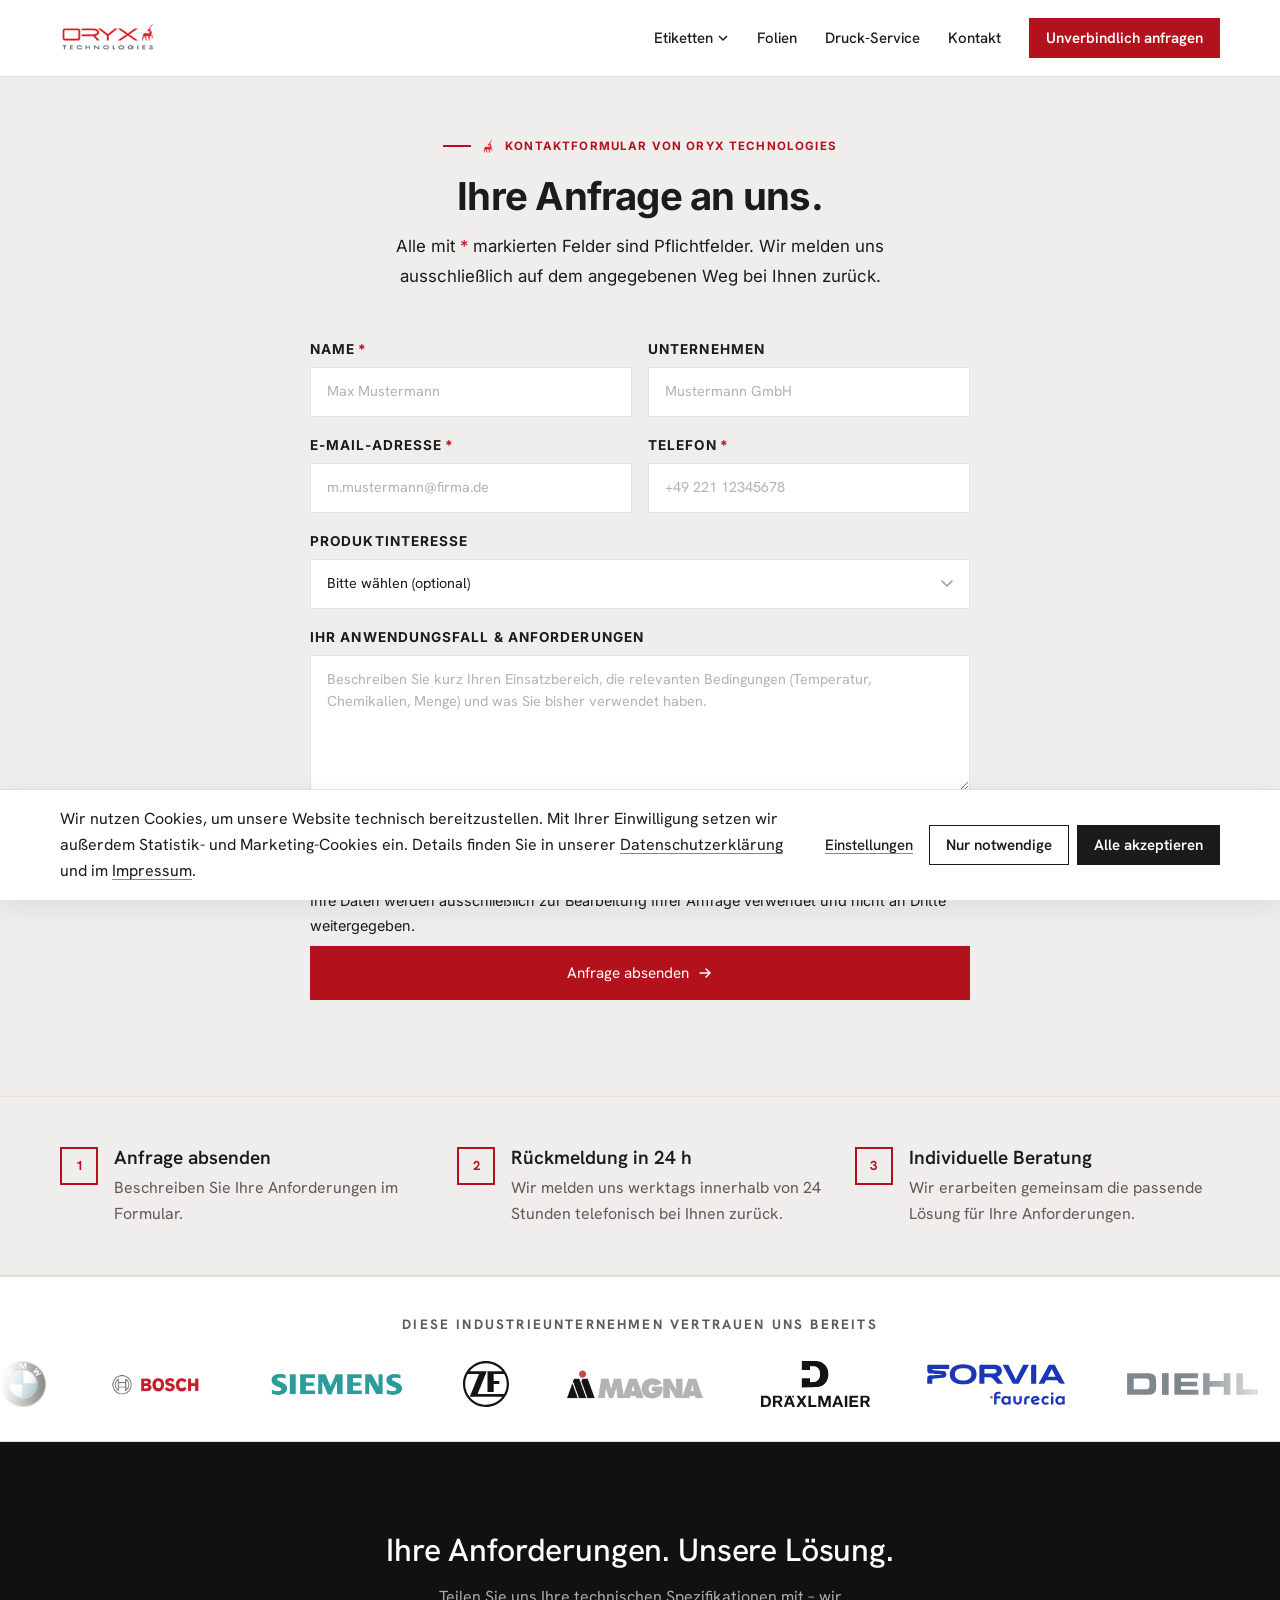
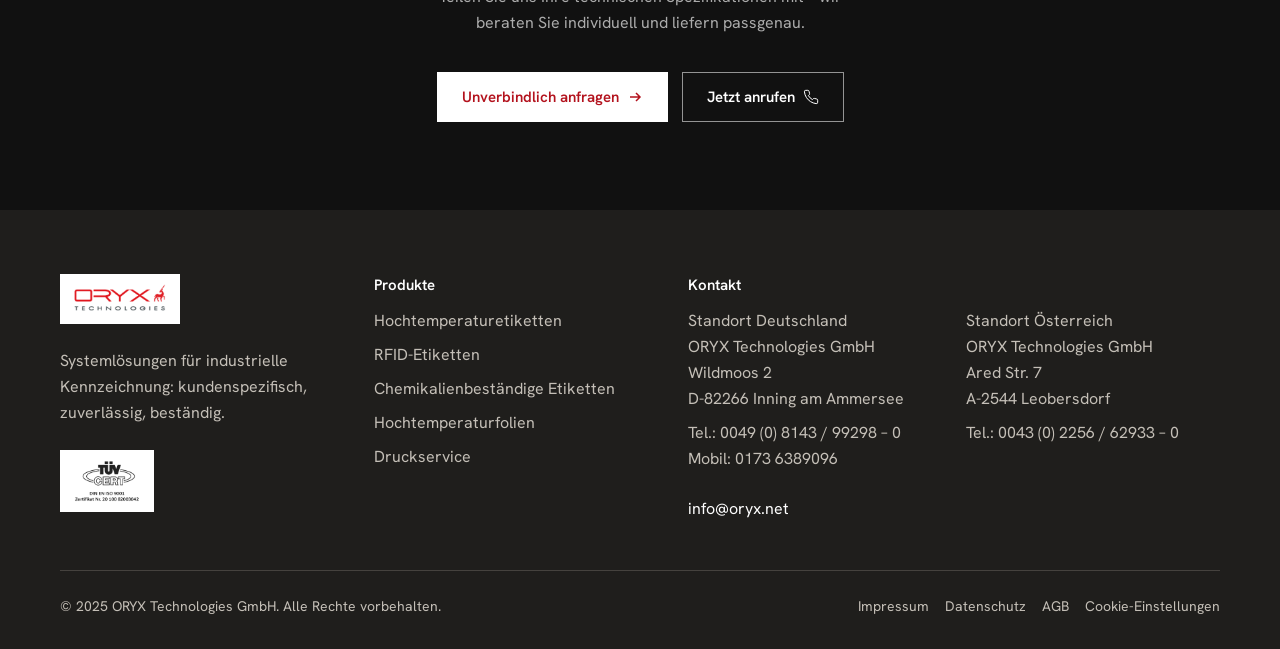
<file: kontakt.html>
<!DOCTYPE html>
<html lang="de">
<head>
  <meta charset="UTF-8">
  <meta name="viewport" content="width=device-width, initial-scale=1.0">
  <!-- Google Consent Mode v2 — Standardwerte (verweigert), bis Einwilligung vorliegt -->
  <script>
    window.dataLayer = window.dataLayer || [];
    function gtag(){dataLayer.push(arguments);}
    gtag('consent', 'default', {
      ad_storage: 'denied',
      ad_user_data: 'denied',
      ad_personalization: 'denied',
      analytics_storage: 'denied',
      wait_for_update: 500
    });
  </script>
  <!-- Google Tag Manager -->
  <script>(function(w,d,s,l,i){w[l]=w[l]||[];w[l].push({'gtm.start':
  new Date().getTime(),event:'gtm.js'});var f=d.getElementsByTagName(s)[0],
  j=d.createElement(s),dl=l!='dataLayer'?'&l='+l:'';j.async=true;j.src=
  'https://www.googletagmanager.com/gtm.js?id='+i+dl;f.parentNode.insertBefore(j,f);
  })(window,document,'script','dataLayer','GTM-K99ZC7DT');</script>
  <!-- End Google Tag Manager -->
  <title>Unverbindlich anfragen | ORYX Technologies</title>
  <meta name="description" content="Beratung zu industrieller Kennzeichnung anfragen. Wir melden uns werktags innerhalb von 24 Stunden telefonisch zurück. Direkt anrufen: 0173 6389096.">
  <link rel="canonical" href="https://www.etikettenloesungen.com/kontakt">
  <meta property="og:type" content="website">
  <meta property="og:site_name" content="ORYX Technologies">
  <meta property="og:locale" content="de_DE">
  <meta property="og:url" content="https://www.etikettenloesungen.com/kontakt">
  <meta property="og:title" content="Unverbindlich anfragen | ORYX Technologies">
  <meta property="og:description" content="Beratung zu industrieller Kennzeichnung anfragen. Wir melden uns werktags innerhalb von 24 Stunden telefonisch zurück. Direkt anrufen: 0173 6389096.">
  <meta property="og:image" content="https://www.etikettenloesungen.com/img/produkte/etikett-leiterplatte.jpg">
  <meta name="twitter:card" content="summary_large_image">
  <meta name="twitter:title" content="Unverbindlich anfragen | ORYX Technologies">
  <meta name="twitter:description" content="Beratung zu industrieller Kennzeichnung anfragen. Wir melden uns werktags innerhalb von 24 Stunden telefonisch zurück. Direkt anrufen: 0173 6389096.">
  <meta name="twitter:image" content="https://www.etikettenloesungen.com/img/produkte/etikett-leiterplatte.jpg">
  <link rel="icon" href="img/cropped-Fav-Icon-192x192.png">
  <link rel="preload" href="fonts/HankenGrotesk-latin-wght.woff2" as="font" type="font/woff2" crossorigin>
  <link rel="stylesheet" href="styles.css?v=47">
</head>
<body>
<!-- Google Tag Manager (noscript) -->
<noscript><iframe src="https://www.googletagmanager.com/ns.html?id=GTM-K99ZC7DT"
height="0" width="0" style="display:none;visibility:hidden"></iframe></noscript>
<!-- End Google Tag Manager (noscript) -->

<nav class="nav" id="nav">
  <div class="nav-inner">
    <a href="/" class="nav-logo">
      <img src="img/Logo.png" alt="ORYX Technologies" onerror="this.style.display='none';this.nextElementSibling.style.display='inline'">
      <span class="nav-logo-fallback" style="display:none"><em>ORYX</em> TECHNOLOGIES</span>
    </a>
    <ul class="nav-links">
      <li class="nav-item">
        <button class="nav-link menu">Etiketten <svg width="12" height="12" viewBox="0 0 12 12" fill="none" aria-hidden="true"><path d="M2 4l4 4 4-4" stroke="currentColor" stroke-width="1.5"/></svg></button>
        <div class="dropdown menu">
          <a href="hochtemperatur-etiketten">Hochtemperaturetiketten</a>
          <a href="rfid-etiketten">RFID-Etiketten</a>
          <a href="chemikalienbestaendige-etiketten">Chemikalienbeständige Etiketten</a>
          <a href="/#kabelmarkierer">Kabelmarkierer</a>
        </div>
      </li>
      <li class="nav-item"><a href="hochtemperaturfolien" class="nav-link menu">Folien</a></li>
      <li class="nav-item"><a href="druck-service" class="nav-link menu">Druck-Service</a></li>
      <li class="nav-item"><a href="kontakt" class="nav-link menu">Kontakt</a></li>
    </ul>
    <a href="kontakt" class="btn btn-primary nav-cta action">Unverbindlich anfragen</a>
    <button class="nav-burger" aria-label="Menü öffnen"><span></span><span></span><span></span></button>
  </div>
</nav>

<div class="nav-mobile" id="nav-mobile">
  <button class="mobile-toggle nav-link">Etiketten <svg width="12" height="12" viewBox="0 0 12 12" fill="none" aria-hidden="true"><path d="M2 4l4 4 4-4" stroke="currentColor" stroke-width="1.5"/></svg></button>
  <div class="nav-mobile-sub">
    <a href="hochtemperatur-etiketten">Hochtemperaturetiketten</a>
    <a href="rfid-etiketten">RFID-Etiketten</a>
    <a href="chemikalienbestaendige-etiketten">Chemikalienbeständige Etiketten</a>
    <a href="/#kabelmarkierer">Kabelmarkierer</a>
  </div>
  <a href="hochtemperaturfolien">Hochtemperaturfolien</a>
  <a href="druck-service">Druck-Service</a>
  <a href="kontakt">Kontakt</a>
  <a href="kontakt" class="btn btn-primary action">Unverbindlich anfragen</a>
</div>

<!-- FORMULAR -->
<section class="section section-alt" id="kontaktformular" style="padding-top:128px;">
  <div class="container">
    <div class="contact-classic">
      <div class="s-head" style="text-align:center; margin-bottom:48px;">
        <span class="eyebrow"><img src="img/cropped-Fav-Icon-192x192.png" alt="" class="eyebrow-logo">Kontaktformular von ORYX Technologies</span><h1>Ihre Anfrage an uns.</h1>
        <p>Alle mit <span style="color:var(--red)">*</span> markierten Felder sind Pflichtfelder. Wir melden uns ausschließlich auf dem angegebenen Weg bei Ihnen zurück.</p>
      </div>

      <form id="contact-form" action="https://api.web3forms.com/submit" method="POST">
        <input type="hidden" name="access_key" value="323725ba-5e4d-4f2c-a6aa-25919e5d3225">
        <input type="hidden" name="subject" value="Neue Anfrage über ORYX Landingpage">
        <input type="hidden" name="redirect" value="https://www.etikettenloesungen.com/danke">
        <input type="checkbox" name="botcheck" style="display:none" tabindex="-1" autocomplete="off">

        <div class="form-row">
          <div class="form-group">
            <label for="name">Name<span class="req">*</span></label>
            <input type="text" id="name" name="name" placeholder="Max Mustermann" required autocomplete="name">
          </div>
          <div class="form-group">
            <label for="firma">Unternehmen</label>
            <input type="text" id="firma" name="firma" placeholder="Mustermann GmbH" autocomplete="organization">
          </div>
        </div>

        <div class="form-row">
          <div class="form-group">
            <label for="email">E-Mail-Adresse<span class="req">*</span></label>
            <input type="email" id="email" name="email" placeholder="m.mustermann@firma.de" required autocomplete="email">
          </div>
          <div class="form-group">
            <label for="telefon">Telefon<span class="req">*</span></label>
            <input type="tel" id="telefon" name="telefon" placeholder="+49 221 12345678" required autocomplete="tel">
          </div>
        </div>

        <div class="form-group">
          <label for="produkt">Produktinteresse</label>
          <select id="produkt" name="produkt">
            <option value="" disabled selected>Bitte wählen (optional)</option>
            <option value="hochtemperaturetiketten">Hochtemperaturetiketten</option>
            <option value="rfid-etiketten">RFID-Etiketten &amp; RFID-Systeme</option>
            <option value="chemikalienbestaendige-etiketten">Chemikalienbeständige Etiketten</option>
            <option value="hochtemperaturfolien">Hochtemperaturfolien (Polyimid)</option>
            <option value="kabelkennzeichnung">Kabelkennzeichnung</option>
            <option value="mehrere">Mehrere Produkte / noch unklar</option>
          </select>
        </div>

        <div class="form-group">
          <label for="anwendung">Ihr Anwendungsfall &amp; Anforderungen</label>
          <textarea id="anwendung" name="anwendung" rows="5" placeholder="Beschreiben Sie kurz Ihren Einsatzbereich, die relevanten Bedingungen (Temperatur, Chemikalien, Menge) und was Sie bisher verwendet haben."></textarea>
        </div>

        <div class="form-group" style="display:flex; align-items:flex-start; gap:12px;">
          <input type="checkbox" id="datenschutz" name="datenschutz" required style="width:auto; margin-top:3px; flex-shrink:0; accent-color:var(--red);">
          <label for="datenschutz" style="text-transform:none; letter-spacing:0; font-size:0.95rem; color:var(--dark); font-weight:400;">
            Ich habe die <a href="datenschutz" target="_blank" rel="noopener" style="color:var(--red); text-decoration:underline;">Datenschutzerklärung</a> gelesen und stimme der Verarbeitung meiner Daten zur Bearbeitung meiner Anfrage zu.<span style="color:var(--red)">*</span>
          </label>
        </div>

        <p class="form-note">Ihre Daten werden ausschließlich zur Bearbeitung Ihrer Anfrage verwendet und nicht an Dritte weitergegeben.</p>

        <button type="submit" class="btn btn-primary form-submit">
          Anfrage absenden
          <svg width="16" height="16" viewBox="0 0 16 16" fill="none"><path d="M3 8h10M9 4l4 4-4 4" stroke="currentColor" stroke-width="1.5" stroke-linecap="round" stroke-linejoin="round"/></svg>
        </button>
      </form>
    </div>
  </div>
</section>

<div class="process-strip"><div class="process-inner">
  <div class="process-step"><div class="p-num action">1</div><div class="p-body"><h3 class="title">Anfrage absenden</h3><p class="body">Beschreiben Sie Ihre Anforderungen im Formular.</p></div></div>
  <div class="process-step"><div class="p-num action">2</div><div class="p-body"><h3 class="title">Rückmeldung in 24&nbsp;h</h3><p class="body">Wir melden uns werktags innerhalb von 24 Stunden telefonisch bei Ihnen zurück.</p></div></div>
  <div class="process-step"><div class="p-num action">3</div><div class="p-body"><h3 class="title">Individuelle Beratung</h3><p class="body">Wir erarbeiten gemeinsam die passende Lösung für Ihre Anforderungen.</p></div></div>
</div></div>

<div class="logo-marquee">
  <div class="logo-marquee-label">Diese Industrieunternehmen vertrauen uns bereits</div>
  <div class="logo-viewport"><div class="logo-track"><div class="logo-item"><img src="img/Kunden/BMW.svg" alt="BMW"></div><div class="logo-item"><img src="img/Kunden/Bosch-logotype.svg.webp" alt="Bosch"></div><div class="logo-item"><img src="img/Kunden/Siemens-logo.svg.webp" alt="Siemens"></div><div class="logo-item"><img src="img/Kunden/ZF_logo_STD_Blue_3CC.svg" alt="ZF"></div><div class="logo-item"><img src="img/Kunden/Magna_logo.svg.webp" alt="Magna"></div><div class="logo-item"><img src="img/Kunden/DRÄXLMAIER_Group_Logo.svg" alt="Dräxlmaier Group"></div><div class="logo-item"><img src="img/Kunden/Faurecia_logo.svg" alt="Forvia Faurecia"></div><div class="logo-item"><img src="img/Kunden/Diehl_Logo.svg" alt="Diehl"></div><div class="logo-item"><img src="img/Kunden/Krauss-Maffei_logo.svg.webp" alt="KraussMaffei"></div><div class="logo-item"><img src="img/Kunden/SEW_LOGO.svg" alt="SEW-EURODRIVE"></div><div class="logo-item"><img src="img/Kunden/Philips_logo_new.svg.webp" alt="Philips"></div><div class="logo-item"><img src="img/Kunden/Fronius-logo.png" alt="Fronius"></div><div class="logo-item"><img src="img/Kunden/Ruag_MRO_Holding_Logo.svg.webp" alt="RUAG MRO Holding"></div><div class="logo-item"><img src="img/Kunden/Logo_TQ-Systems.svg.webp" alt="TQ-Systems"></div><div class="logo-item"><img src="img/Kunden/Logo_Kroschu_Group.jpg" alt="Kromberg &amp; Schubert"></div><div class="logo-item"><img src="img/Kunden/BECOM-logo.png" alt="BECOM"></div><div class="logo-item"><img src="img/Kunden/YF_logo_AI_8_-_Yanfeng.png" alt="Yanfeng"></div><div class="logo-item" aria-hidden="true"><img src="img/Kunden/BMW.svg" alt=""></div><div class="logo-item" aria-hidden="true"><img src="img/Kunden/Bosch-logotype.svg.webp" alt=""></div><div class="logo-item" aria-hidden="true"><img src="img/Kunden/Siemens-logo.svg.webp" alt=""></div><div class="logo-item" aria-hidden="true"><img src="img/Kunden/ZF_logo_STD_Blue_3CC.svg" alt=""></div><div class="logo-item" aria-hidden="true"><img src="img/Kunden/Magna_logo.svg.webp" alt=""></div><div class="logo-item" aria-hidden="true"><img src="img/Kunden/DRÄXLMAIER_Group_Logo.svg" alt=""></div><div class="logo-item" aria-hidden="true"><img src="img/Kunden/Faurecia_logo.svg" alt=""></div><div class="logo-item" aria-hidden="true"><img src="img/Kunden/Diehl_Logo.svg" alt=""></div><div class="logo-item" aria-hidden="true"><img src="img/Kunden/Krauss-Maffei_logo.svg.webp" alt=""></div><div class="logo-item" aria-hidden="true"><img src="img/Kunden/SEW_LOGO.svg" alt=""></div><div class="logo-item" aria-hidden="true"><img src="img/Kunden/Philips_logo_new.svg.webp" alt=""></div><div class="logo-item" aria-hidden="true"><img src="img/Kunden/Fronius-logo.png" alt=""></div><div class="logo-item" aria-hidden="true"><img src="img/Kunden/Ruag_MRO_Holding_Logo.svg.webp" alt=""></div><div class="logo-item" aria-hidden="true"><img src="img/Kunden/Logo_TQ-Systems.svg.webp" alt=""></div><div class="logo-item" aria-hidden="true"><img src="img/Kunden/Logo_Kroschu_Group.jpg" alt=""></div><div class="logo-item" aria-hidden="true"><img src="img/Kunden/BECOM-logo.png" alt=""></div><div class="logo-item" aria-hidden="true"><img src="img/Kunden/YF_logo_AI_8_-_Yanfeng.png" alt=""></div></div></div>
</div>

<section class="cta-banner">
  <div class="container">
    <div>
      <h2 class="heading">Ihre Anforderungen. Unsere Lösung.</h2>
      <p>Teilen Sie uns Ihre technischen Spezifikationen mit – wir beraten Sie individuell und liefern passgenau.</p>
      <div class="cta-actions">
        <a href="#kontaktformular" class="btn btn-white action">Unverbindlich anfragen <svg width="16" height="16" viewBox="0 0 16 16" fill="none" aria-hidden="true"><path d="M3 8h10M9 4l4 4-4 4" stroke="currentColor" stroke-width="1.5"/></svg></a>
        <a href="tel:+491736389096" class="btn btn-outline-white action">Jetzt anrufen <svg width="16" height="16" viewBox="0 0 24 24" fill="none" stroke="currentColor" stroke-width="1.5" aria-hidden="true"><path d="M22 16.92v3a2 2 0 01-2.18 2 19.79 19.79 0 01-8.63-3.07 19.5 19.5 0 01-6-6 19.79 19.79 0 01-3.07-8.67A2 2 0 014.11 2h3a2 2 0 012 1.72c.13.96.36 1.9.7 2.81a2 2 0 01-.45 2.11L8.09 9.91a16 16 0 006 6l1.27-1.27a2 2 0 012.11-.45c.91.34 1.85.57 2.81.7A2 2 0 0122 16.92z"/></svg></a>
      </div>
    </div>
  </div>
</section>

<footer class="footer body">
  <div class="footer-top">
    <div class="f-brand">
      <a href="/" class="f-logo"><img src="img/Logo.png" alt="ORYX Technologies"></a>
      <p>Systemlösungen für industrielle Kennzeichnung: kundenspezifisch, zuverlässig, beständig.</p>
      <div class="f-cert"><img src="img/tv-cert-iso-logo-rand.jpg" alt="TÜV CERT, DIN EN ISO 9001 zertifiziert"></div>
    </div>
    <div class="f-col">
      <h2 class="label">Produkte</h2>
      <a href="hochtemperatur-etiketten">Hochtemperaturetiketten</a>
      <a href="rfid-etiketten">RFID-Etiketten</a>
      <a href="chemikalienbestaendige-etiketten">Chemikalienbeständige Etiketten</a>
      <a href="hochtemperaturfolien">Hochtemperaturfolien</a>
      <a href="druck-service">Druckservice</a>
    </div>
    <div class="f-contact">
      <h2 class="label">Kontakt</h2>
      <div class="f-contact-grid">
        <div class="f-loc"><p>Standort Deutschland<br>ORYX Technologies GmbH<br>Wildmoos 2<br>D-82266 Inning am Ammersee</p><p>Tel.: 0049 (0) 8143 / 99298 – 0<br>Mobil: 0173 6389096</p></div>
        <div class="f-loc"><p>Standort Österreich<br>ORYX Technologies GmbH<br>Ared Str. 7<br>A-2544 Leobersdorf</p><p>Tel.: 0043 (0) 2256 / 62933 – 0</p></div>
      </div>
      <p class="f-mail"><a href="mailto:info@oryx.net">info@oryx.net</a></p>
    </div>
  </div>
  <div class="footer-bottom small">
    <p>© 2025 ORYX Technologies GmbH. Alle Rechte vorbehalten.</p>
    <div class="footer-legal"><a href="impressum">Impressum</a><a href="datenschutz">Datenschutz</a><a href="agb">AGB</a><button type="button" data-cc-open>Cookie-Einstellungen</button></div>
  </div>
</footer>

<script src="main.js?v=4"></script>
<script src="cookie-consent.js?v=2"></script>
</body>
</html>
</file>
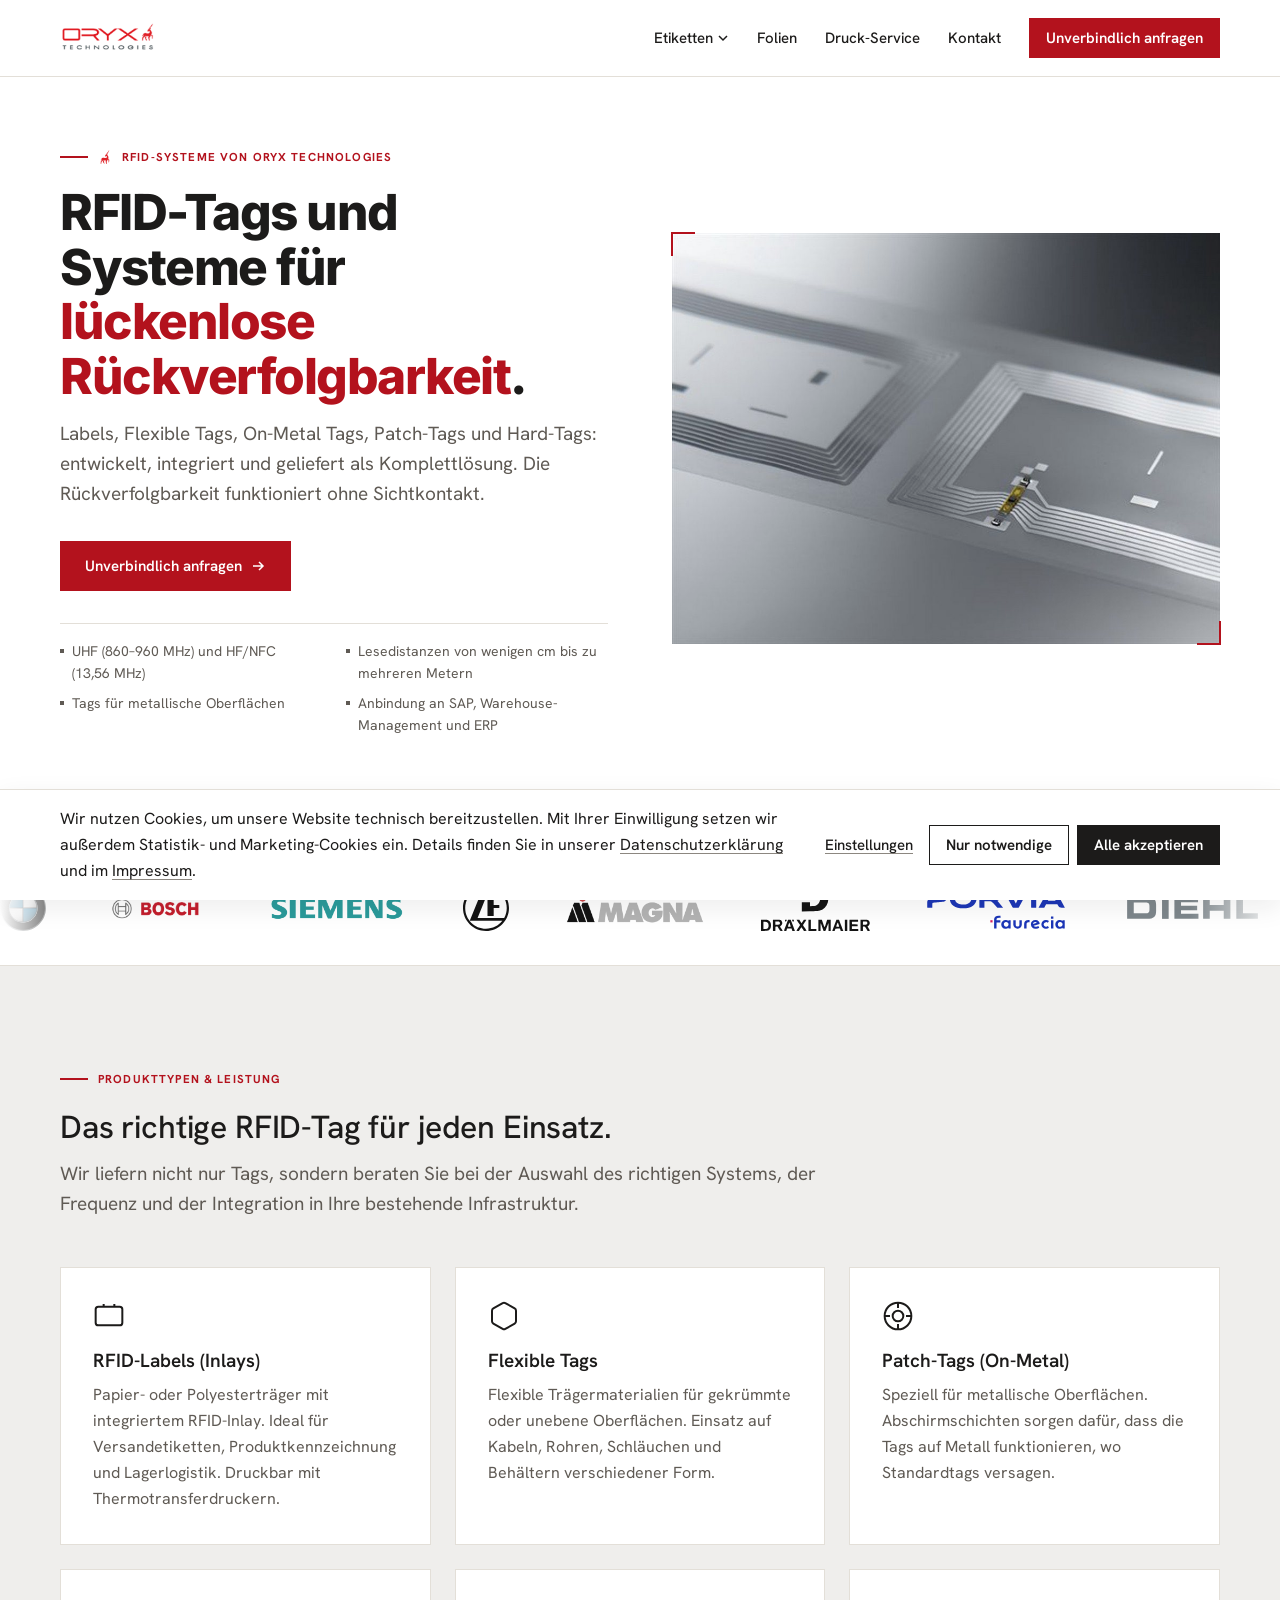
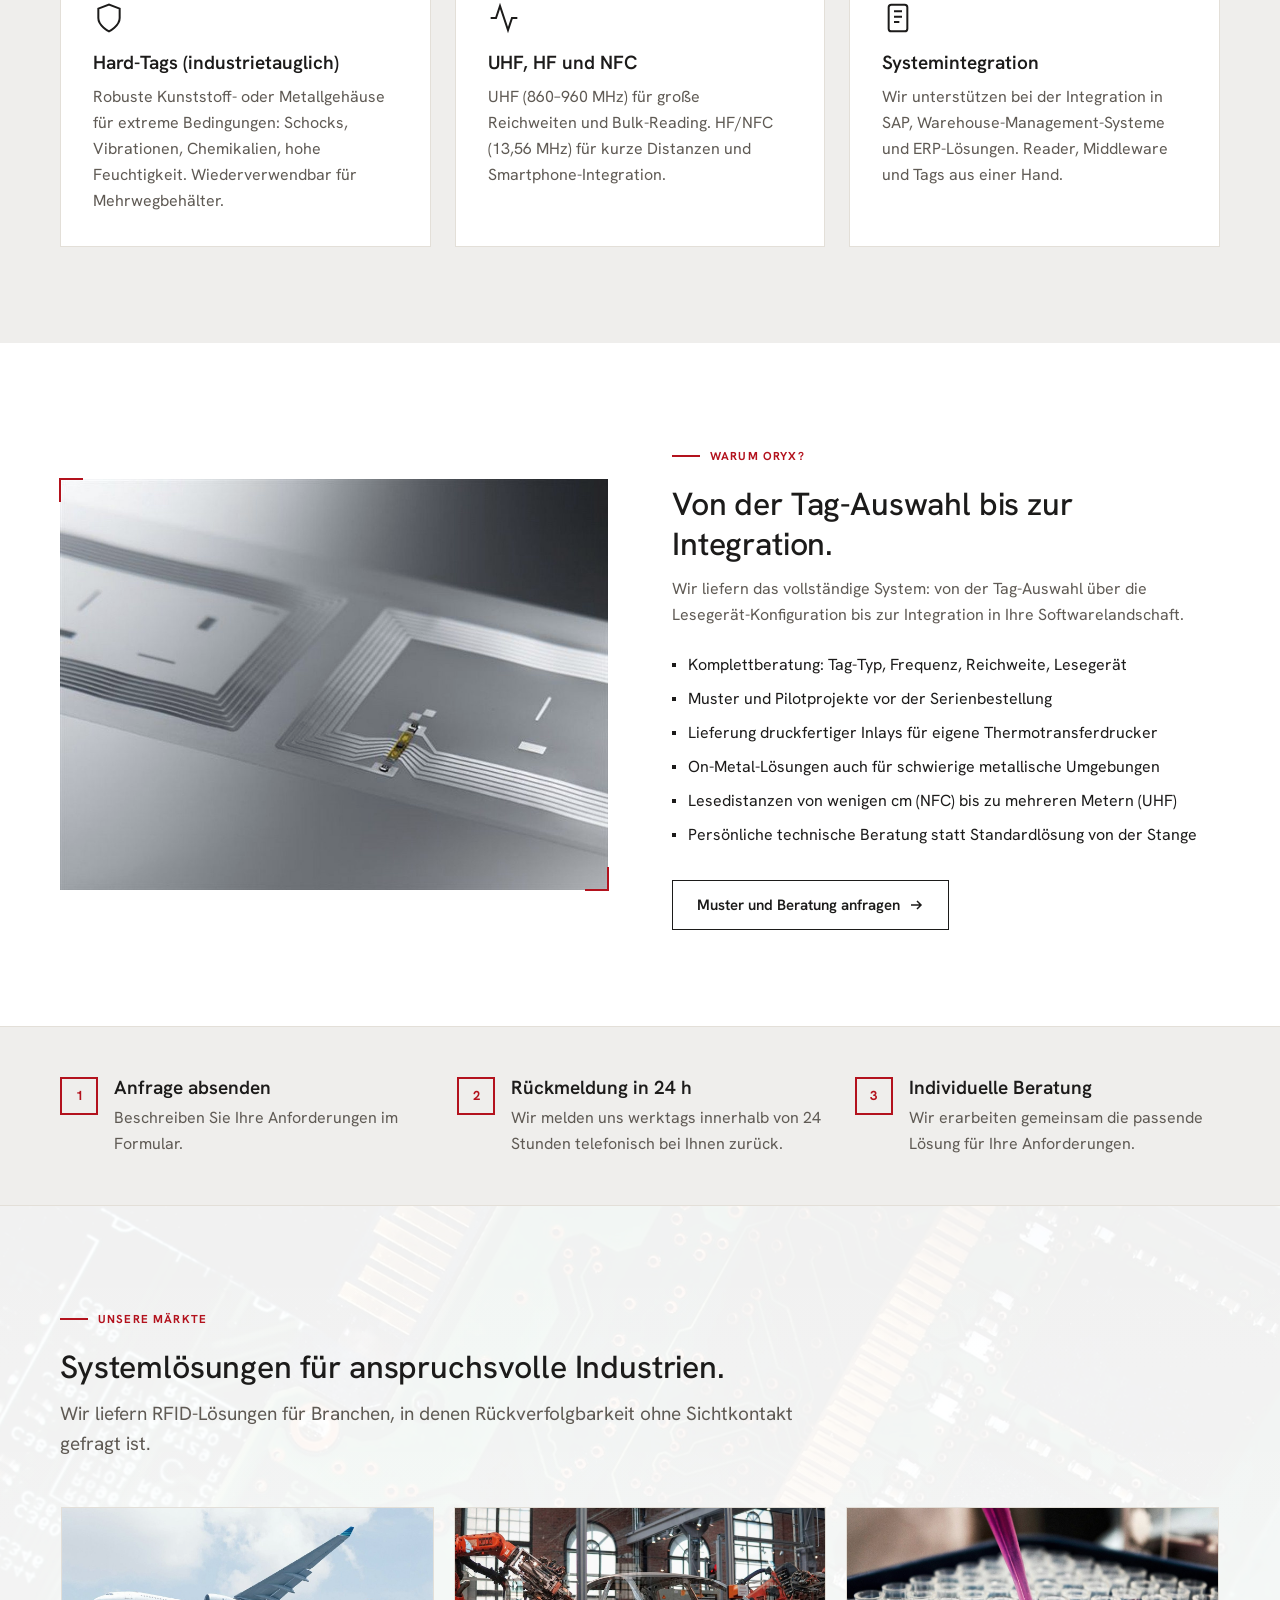
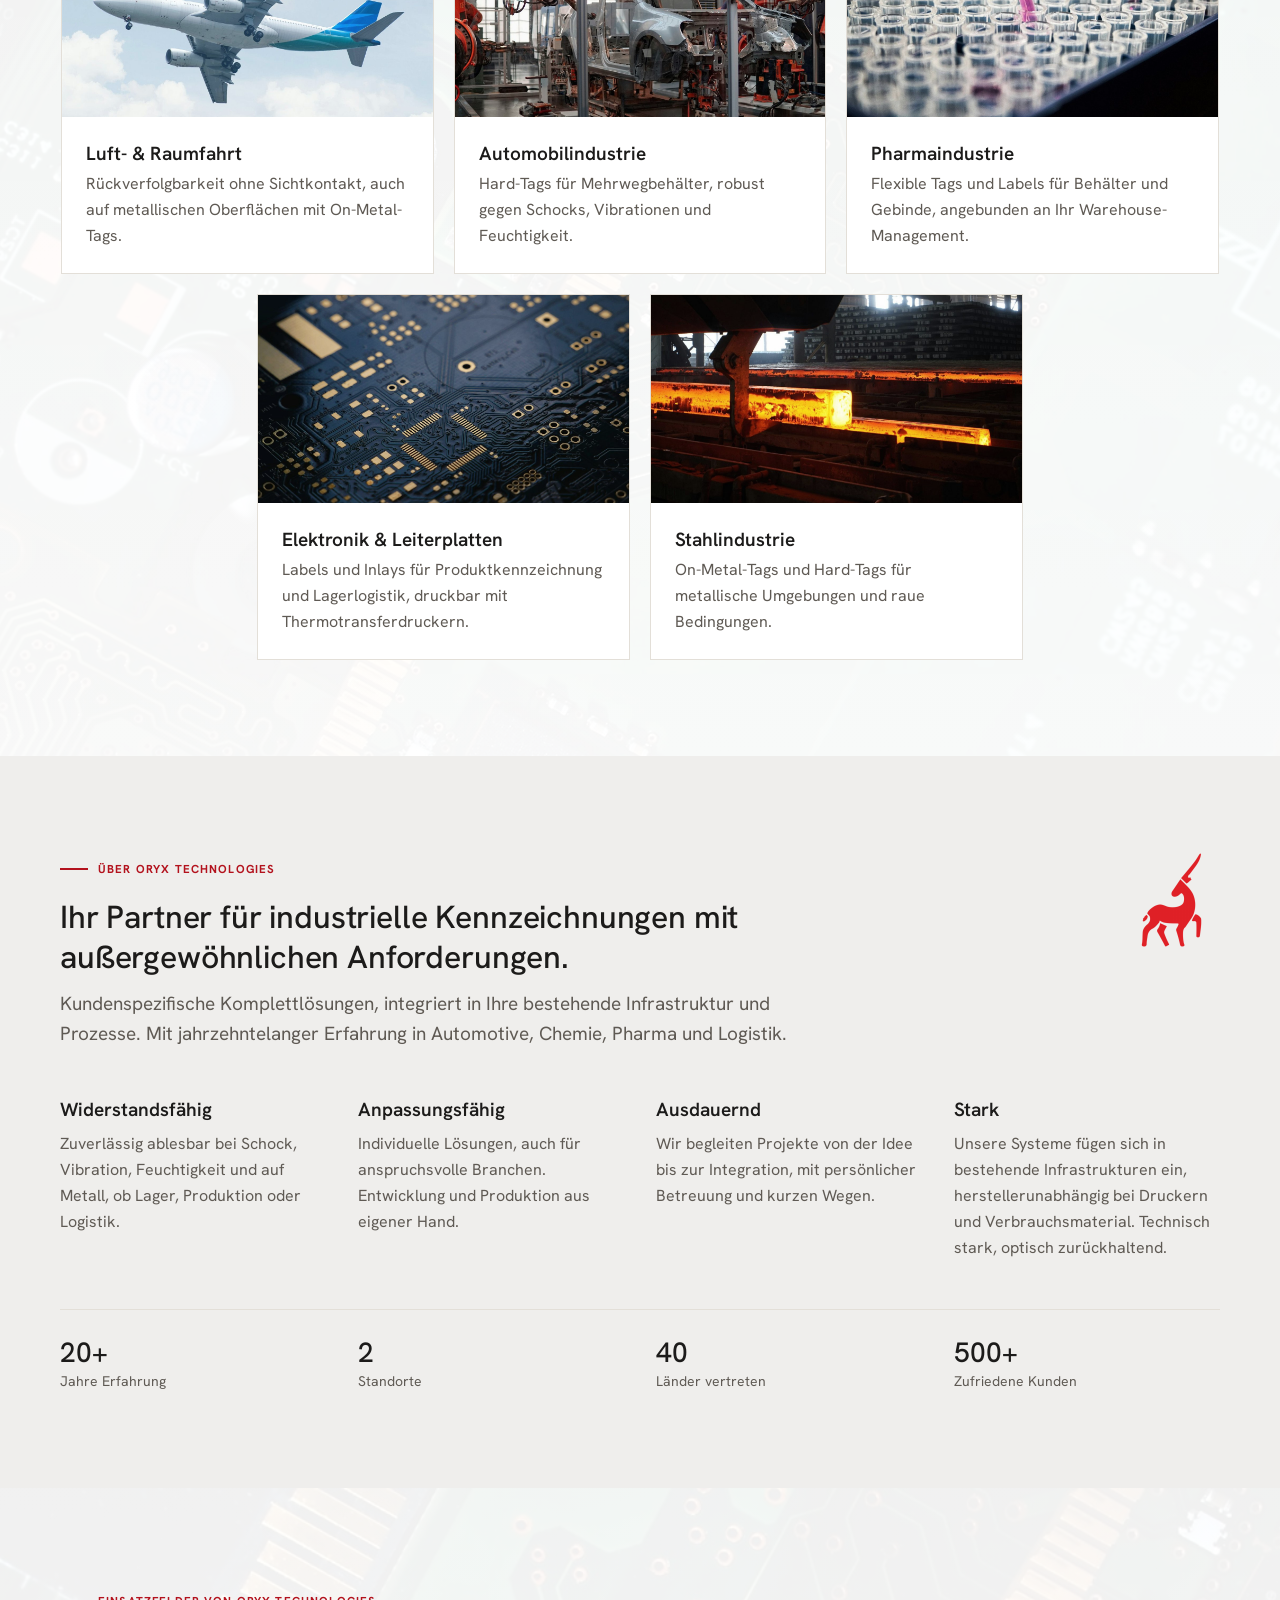
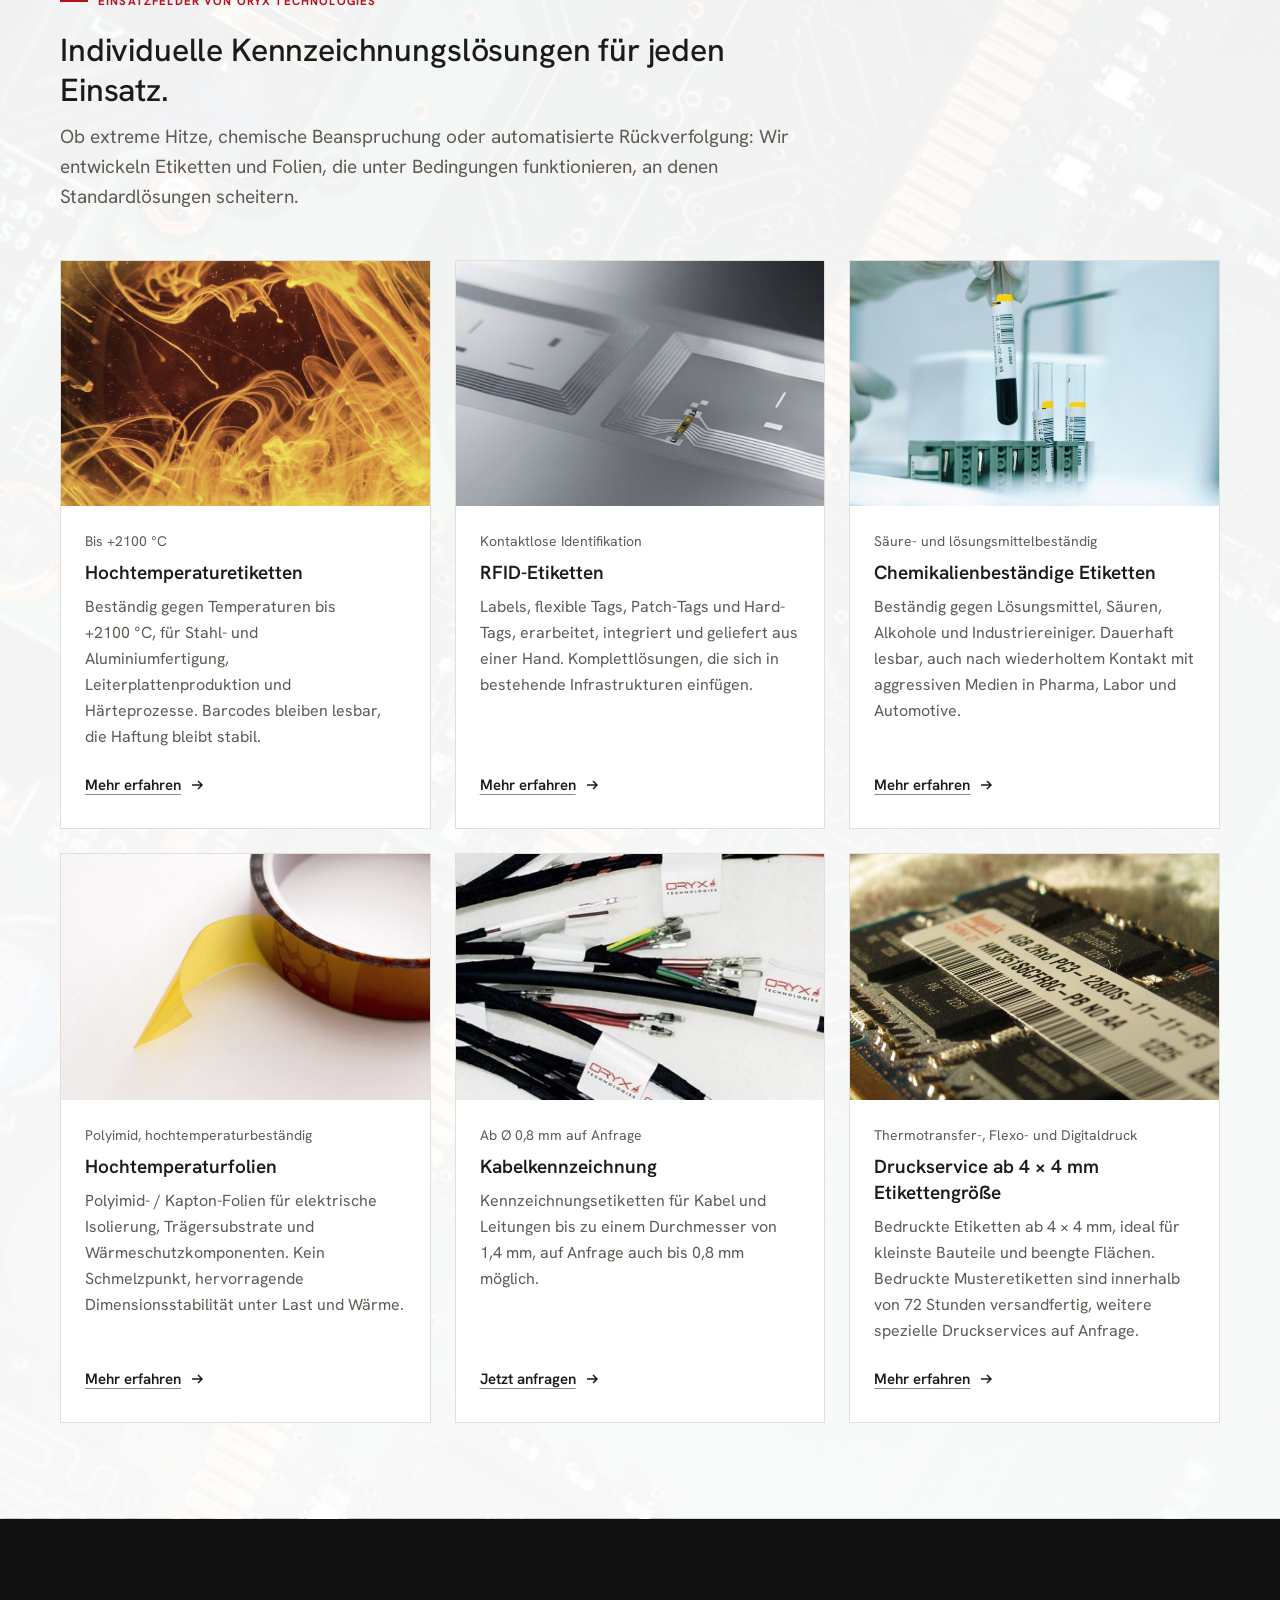
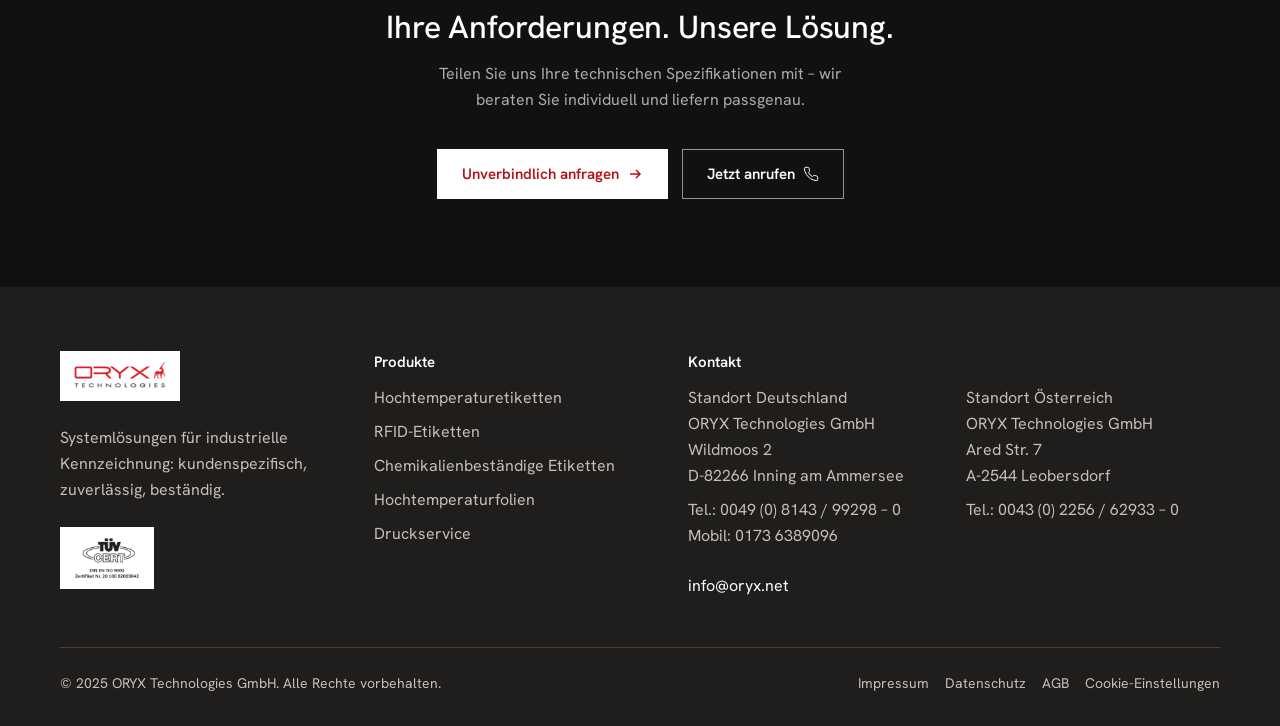
<file: rfid-etiketten.html>
<!DOCTYPE html>
<html lang="de">
<head>
  <meta charset="UTF-8">
  <meta name="viewport" content="width=device-width, initial-scale=1.0">
  <!-- Google Consent Mode v2 — Standardwerte (verweigert), bis Einwilligung vorliegt -->
  <script>
    window.dataLayer = window.dataLayer || [];
    function gtag(){dataLayer.push(arguments);}
    gtag('consent', 'default', {
      ad_storage: 'denied',
      ad_user_data: 'denied',
      ad_personalization: 'denied',
      analytics_storage: 'denied',
      wait_for_update: 500
    });
  </script>
  <!-- Google Tag Manager -->
  <script>(function(w,d,s,l,i){w[l]=w[l]||[];w[l].push({'gtm.start':
  new Date().getTime(),event:'gtm.js'});var f=d.getElementsByTagName(s)[0],
  j=d.createElement(s),dl=l!='dataLayer'?'&l='+l:'';j.async=true;j.src=
  'https://www.googletagmanager.com/gtm.js?id='+i+dl;f.parentNode.insertBefore(j,f);
  })(window,document,'script','dataLayer','GTM-K99ZC7DT');</script>
  <!-- End Google Tag Manager -->
  <title>RFID-Etiketten und RFID-Systeme | ORYX Technologies</title>
  <meta name="description" content="RFID-Labels, Flexible Tags, On-Metal-, Patch- und Hard-Tags als Komplettlösung: entwickelt, integriert und geliefert. UHF, HF und NFC. Jetzt beraten lassen.">
  <link rel="canonical" href="https://www.etikettenloesungen.com/rfid-etiketten">
  <meta property="og:type" content="website">
  <meta property="og:site_name" content="ORYX Technologies">
  <meta property="og:locale" content="de_DE">
  <meta property="og:url" content="https://www.etikettenloesungen.com/rfid-etiketten">
  <meta property="og:title" content="RFID-Etiketten und RFID-Systeme | ORYX Technologies">
  <meta property="og:description" content="RFID-Labels, Flexible Tags, On-Metal-, Patch- und Hard-Tags als Komplettlösung: entwickelt, integriert und geliefert. UHF, HF und NFC. Jetzt beraten lassen.">
  <meta property="og:image" content="https://www.etikettenloesungen.com/img/produkte/rfid.jpg">
  <meta name="twitter:card" content="summary_large_image">
  <meta name="twitter:title" content="RFID-Etiketten und RFID-Systeme | ORYX Technologies">
  <meta name="twitter:description" content="RFID-Labels, Flexible Tags, On-Metal-, Patch- und Hard-Tags als Komplettlösung: entwickelt, integriert und geliefert. UHF, HF und NFC. Jetzt beraten lassen.">
  <meta name="twitter:image" content="https://www.etikettenloesungen.com/img/produkte/rfid.jpg">
  <link rel="icon" href="img/cropped-Fav-Icon-192x192.png">
  <link rel="preload" href="fonts/HankenGrotesk-latin-wght.woff2" as="font" type="font/woff2" crossorigin>
  <link rel="stylesheet" href="styles.css?v=47">
</head>
<body>
<!-- Google Tag Manager (noscript) -->
<noscript><iframe src="https://www.googletagmanager.com/ns.html?id=GTM-K99ZC7DT"
height="0" width="0" style="display:none;visibility:hidden"></iframe></noscript>
<!-- End Google Tag Manager (noscript) -->

<nav class="nav" id="nav">
  <div class="nav-inner">
    <a href="/" class="nav-logo">
      <img src="img/Logo.png" alt="ORYX Technologies" onerror="this.style.display='none';this.nextElementSibling.style.display='inline'">
      <span class="nav-logo-fallback" style="display:none"><em>ORYX</em> TECHNOLOGIES</span>
    </a>
    <ul class="nav-links">
      <li class="nav-item">
        <button class="nav-link menu">Etiketten <svg width="12" height="12" viewBox="0 0 12 12" fill="none" aria-hidden="true"><path d="M2 4l4 4 4-4" stroke="currentColor" stroke-width="1.5"/></svg></button>
        <div class="dropdown menu">
          <a href="hochtemperatur-etiketten">Hochtemperaturetiketten</a>
          <a href="rfid-etiketten">RFID-Etiketten</a>
          <a href="chemikalienbestaendige-etiketten">Chemikalienbeständige Etiketten</a>
          <a href="/#kabelmarkierer">Kabelmarkierer</a>
        </div>
      </li>
      <li class="nav-item"><a href="hochtemperaturfolien" class="nav-link menu">Folien</a></li>
      <li class="nav-item"><a href="druck-service" class="nav-link menu">Druck-Service</a></li>
      <li class="nav-item"><a href="kontakt" class="nav-link menu">Kontakt</a></li>
    </ul>
    <a href="kontakt" class="btn btn-primary nav-cta action">Unverbindlich anfragen</a>
    <button class="nav-burger" aria-label="Menü öffnen"><span></span><span></span><span></span></button>
  </div>
</nav>

<div class="nav-mobile" id="nav-mobile">
  <button class="mobile-toggle nav-link">Etiketten <svg width="12" height="12" viewBox="0 0 12 12" fill="none" aria-hidden="true"><path d="M2 4l4 4 4-4" stroke="currentColor" stroke-width="1.5"/></svg></button>
  <div class="nav-mobile-sub">
    <a href="hochtemperatur-etiketten">Hochtemperaturetiketten</a>
    <a href="rfid-etiketten">RFID-Etiketten</a>
    <a href="chemikalienbestaendige-etiketten">Chemikalienbeständige Etiketten</a>
    <a href="/#kabelmarkierer">Kabelmarkierer</a>
  </div>
  <a href="hochtemperaturfolien">Hochtemperaturfolien</a>
  <a href="druck-service">Druck-Service</a>
  <a href="kontakt">Kontakt</a>
  <a href="kontakt" class="btn btn-primary action">Unverbindlich anfragen</a>
</div>

<section class="page-hero">
  <div class="hero-inner">
    <div>
      <span class="eyebrow"><img src="img/cropped-Fav-Icon-192x192.png" alt="" class="eyebrow-logo">RFID-Systeme von ORYX Technologies</span>
      <h1 class="display">RFID-Tags und Systeme für <span class="hl">lückenlose Rückverfolgbarkeit</span>.</h1>
      <p class="hero-desc lead">Labels, Flexible Tags, On-Metal Tags, Patch-Tags und Hard-Tags: entwickelt, integriert und geliefert als Komplettlösung. Die Rückverfolgbarkeit funktioniert ohne Sichtkontakt.</p>
      <div class="hero-actions"><a href="kontakt" class="btn btn-primary action">Unverbindlich anfragen <svg width="16" height="16" viewBox="0 0 16 16" fill="none" aria-hidden="true"><path d="M3 8h10M9 4l4 4-4 4" stroke="currentColor" stroke-width="1.5"/></svg></a></div>
      <ul class="trust-list small">
        <li class="trust-item">UHF (860–960&nbsp;MHz) und HF/NFC (13,56&nbsp;MHz)</li>
        <li class="trust-item">Lesedistanzen von wenigen cm bis zu mehreren Metern</li>
        <li class="trust-item">Tags für metallische Oberflächen</li>
        <li class="trust-item">Anbindung an SAP, Warehouse-Management und ERP</li>
      </ul>
    </div>
    <div class="hero-media"><img src="img/produkte/rfid.jpg" alt="RFID-Etiketten und Tags" loading="eager"></div>
  </div>
</section>

<div class="logo-marquee">
  <div class="logo-marquee-label">Diese Industrieunternehmen vertrauen uns bereits</div>
  <div class="logo-viewport"><div class="logo-track"><div class="logo-item"><img src="img/Kunden/BMW.svg" alt="BMW"></div><div class="logo-item"><img src="img/Kunden/Bosch-logotype.svg.webp" alt="Bosch"></div><div class="logo-item"><img src="img/Kunden/Siemens-logo.svg.webp" alt="Siemens"></div><div class="logo-item"><img src="img/Kunden/ZF_logo_STD_Blue_3CC.svg" alt="ZF"></div><div class="logo-item"><img src="img/Kunden/Magna_logo.svg.webp" alt="Magna"></div><div class="logo-item"><img src="img/Kunden/DRÄXLMAIER_Group_Logo.svg" alt="Dräxlmaier Group"></div><div class="logo-item"><img src="img/Kunden/Faurecia_logo.svg" alt="Forvia Faurecia"></div><div class="logo-item"><img src="img/Kunden/Diehl_Logo.svg" alt="Diehl"></div><div class="logo-item"><img src="img/Kunden/Krauss-Maffei_logo.svg.webp" alt="KraussMaffei"></div><div class="logo-item"><img src="img/Kunden/SEW_LOGO.svg" alt="SEW-EURODRIVE"></div><div class="logo-item"><img src="img/Kunden/Philips_logo_new.svg.webp" alt="Philips"></div><div class="logo-item"><img src="img/Kunden/Fronius-logo.png" alt="Fronius"></div><div class="logo-item"><img src="img/Kunden/Ruag_MRO_Holding_Logo.svg.webp" alt="RUAG MRO Holding"></div><div class="logo-item"><img src="img/Kunden/Logo_TQ-Systems.svg.webp" alt="TQ-Systems"></div><div class="logo-item"><img src="img/Kunden/Logo_Kroschu_Group.jpg" alt="Kromberg &amp; Schubert"></div><div class="logo-item"><img src="img/Kunden/BECOM-logo.png" alt="BECOM"></div><div class="logo-item"><img src="img/Kunden/YF_logo_AI_8_-_Yanfeng.png" alt="Yanfeng"></div><div class="logo-item" aria-hidden="true"><img src="img/Kunden/BMW.svg" alt=""></div><div class="logo-item" aria-hidden="true"><img src="img/Kunden/Bosch-logotype.svg.webp" alt=""></div><div class="logo-item" aria-hidden="true"><img src="img/Kunden/Siemens-logo.svg.webp" alt=""></div><div class="logo-item" aria-hidden="true"><img src="img/Kunden/ZF_logo_STD_Blue_3CC.svg" alt=""></div><div class="logo-item" aria-hidden="true"><img src="img/Kunden/Magna_logo.svg.webp" alt=""></div><div class="logo-item" aria-hidden="true"><img src="img/Kunden/DRÄXLMAIER_Group_Logo.svg" alt=""></div><div class="logo-item" aria-hidden="true"><img src="img/Kunden/Faurecia_logo.svg" alt=""></div><div class="logo-item" aria-hidden="true"><img src="img/Kunden/Diehl_Logo.svg" alt=""></div><div class="logo-item" aria-hidden="true"><img src="img/Kunden/Krauss-Maffei_logo.svg.webp" alt=""></div><div class="logo-item" aria-hidden="true"><img src="img/Kunden/SEW_LOGO.svg" alt=""></div><div class="logo-item" aria-hidden="true"><img src="img/Kunden/Philips_logo_new.svg.webp" alt=""></div><div class="logo-item" aria-hidden="true"><img src="img/Kunden/Fronius-logo.png" alt=""></div><div class="logo-item" aria-hidden="true"><img src="img/Kunden/Ruag_MRO_Holding_Logo.svg.webp" alt=""></div><div class="logo-item" aria-hidden="true"><img src="img/Kunden/Logo_TQ-Systems.svg.webp" alt=""></div><div class="logo-item" aria-hidden="true"><img src="img/Kunden/Logo_Kroschu_Group.jpg" alt=""></div><div class="logo-item" aria-hidden="true"><img src="img/Kunden/BECOM-logo.png" alt=""></div><div class="logo-item" aria-hidden="true"><img src="img/Kunden/YF_logo_AI_8_-_Yanfeng.png" alt=""></div></div></div>
</div>

<section class="section-alt" id="specs"><div class="container"><div class="s-head"><span class="eyebrow">Produkttypen &amp; Leistung</span><h2 class="heading">Das richtige RFID-Tag für jeden Einsatz.</h2><p class="lead">Wir liefern nicht nur Tags, sondern beraten Sie bei der Auswahl des richtigen Systems, der Frequenz und der Integration in Ihre bestehende Infrastruktur.</p></div><div class="specs-grid"><div class="spec-card"><span class="spec-icon"><svg viewBox="0 0 24 24" aria-hidden="true"><rect x="2" y="5" width="20" height="14" rx="2"/><path d="M8 5V3M16 5V3"/></svg></span><h3 class="title">RFID-Labels (Inlays)</h3><p class="body">Papier- oder Polyesterträger mit integriertem RFID-Inlay. Ideal für Versandetiketten, Produktkennzeichnung und Lagerlogistik. Druckbar mit Thermotransferdruckern.</p></div><div class="spec-card"><span class="spec-icon"><svg viewBox="0 0 24 24" aria-hidden="true"><path d="M21 16V8a2 2 0 00-1-1.73l-7-4a2 2 0 00-2 0l-7 4A2 2 0 003 8v8a2 2 0 001 1.73l7 4a2 2 0 002 0l7-4A2 2 0 0021 16z"/></svg></span><h3 class="title">Flexible Tags</h3><p class="body">Flexible Trägermaterialien für gekrümmte oder unebene Oberflächen. Einsatz auf Kabeln, Rohren, Schläuchen und Behältern verschiedener Form.</p></div><div class="spec-card"><span class="spec-icon"><svg viewBox="0 0 24 24" aria-hidden="true"><circle cx="12" cy="12" r="10"/><circle cx="12" cy="12" r="4"/><path d="M12 2v4M12 18v4M2 12h4M18 12h4"/></svg></span><h3 class="title">Patch-Tags (On-Metal)</h3><p class="body">Speziell für metallische Oberflächen. Abschirmschichten sorgen dafür, dass die Tags auf Metall funktionieren, wo Standardtags versagen.</p></div><div class="spec-card"><span class="spec-icon"><svg viewBox="0 0 24 24" aria-hidden="true"><path d="M12 22s8-4 8-10V5l-8-3-8 3v7c0 6 8 10 8 10z"/></svg></span><h3 class="title">Hard-Tags (industrietauglich)</h3><p class="body">Robuste Kunststoff- oder Metallgehäuse für extreme Bedingungen: Schocks, Vibrationen, Chemikalien, hohe Feuchtigkeit. Wiederverwendbar für Mehrwegbehälter.</p></div><div class="spec-card"><span class="spec-icon"><svg viewBox="0 0 24 24" aria-hidden="true"><polyline points="22 12 18 12 15 21 9 3 6 12 2 12"/></svg></span><h3 class="title">UHF, HF und NFC</h3><p class="body">UHF (860–960&nbsp;MHz) für große Reichweiten und Bulk-Reading. HF/NFC (13,56&nbsp;MHz) für kurze Distanzen und Smartphone-Integration.</p></div><div class="spec-card"><span class="spec-icon"><svg viewBox="0 0 24 24" aria-hidden="true"><rect x="5" y="2" width="14" height="20" rx="2"/><path d="M9 7h6M9 11h6M9 15h4"/></svg></span><h3 class="title">Systemintegration</h3><p class="body">Wir unterstützen bei der Integration in SAP, Warehouse-Management-Systeme und ERP-Lösungen. Reader, Middleware und Tags aus einer Hand.</p></div></div></div></section>

<section class="section"><div class="container"><div class="detail-wrap">
  <div class="detail-img"><img src="img/produkte/rfid.jpg" alt="RFID-System im Einsatz" loading="lazy"></div>
  <div class="detail-text">
    <span class="eyebrow">Warum ORYX?</span>
    <h2 class="heading">Von der Tag-Auswahl bis zur Integration.</h2>
    <p class="body">Wir liefern das vollständige System: von der Tag-Auswahl über die Lesegerät-Konfiguration bis zur Integration in Ihre Softwarelandschaft.</p>
    <ul class="detail-list body">
      <li>Komplettberatung: Tag-Typ, Frequenz, Reichweite, Lesegerät</li>
      <li>Muster und Pilotprojekte vor der Serienbestellung</li>
      <li>Lieferung druckfertiger Inlays für eigene Thermotransferdrucker</li>
      <li>On-Metal-Lösungen auch für schwierige metallische Umgebungen</li>
      <li>Lesedistanzen von wenigen cm (NFC) bis zu mehreren Metern (UHF)</li>
      <li>Persönliche technische Beratung statt Standardlösung von der Stange</li>
    </ul>
    <a href="kontakt" class="btn btn-secondary action">Muster und Beratung anfragen <svg width="16" height="16" viewBox="0 0 16 16" fill="none" aria-hidden="true"><path d="M3 8h10M9 4l4 4-4 4" stroke="currentColor" stroke-width="1.5"/></svg></a>
  </div>
</div></div></section>

<div class="process-strip"><div class="process-inner">
  <div class="process-step"><div class="p-num action">1</div><div class="p-body"><h3 class="title">Anfrage absenden</h3><p class="body">Beschreiben Sie Ihre Anforderungen im Formular.</p></div></div>
  <div class="process-step"><div class="p-num action">2</div><div class="p-body"><h3 class="title">Rückmeldung in 24&nbsp;h</h3><p class="body">Wir melden uns werktags innerhalb von 24 Stunden telefonisch bei Ihnen zurück.</p></div></div>
  <div class="process-step"><div class="p-num action">3</div><div class="p-body"><h3 class="title">Individuelle Beratung</h3><p class="body">Wir erarbeiten gemeinsam die passende Lösung für Ihre Anforderungen.</p></div></div>
</div></div>

<section class="section bg-board" id="branchen"><div class="container"><div class="s-head"><span class="eyebrow">Unsere Märkte</span><h2 class="heading">Systemlösungen für anspruchsvolle Industrien.</h2><p class="lead">Wir liefern RFID-Lösungen für Branchen, in denen Rückverfolgbarkeit ohne Sichtkontakt gefragt ist.</p></div><div class="ind-grid"><div class="ind-item"><div class="ind-img"><img src="img/branchen/luft-raumfahrt.jpg" alt="Flugzeug im Flug" loading="lazy"></div><div class="ind-body"><h3 class="title">Luft- &amp; Raumfahrt</h3><p class="body">Rückverfolgbarkeit ohne Sichtkontakt, auch auf metallischen Oberflächen mit On-Metal-Tags.</p></div></div><div class="ind-item"><div class="ind-img"><img src="img/branchen/automobil.jpg" alt="Roboter in der Automobilfertigung" loading="lazy"></div><div class="ind-body"><h3 class="title">Automobilindustrie</h3><p class="body">Hard-Tags für Mehrwegbehälter, robust gegen Schocks, Vibrationen und Feuchtigkeit.</p></div></div><div class="ind-item"><div class="ind-img"><img src="img/branchen/pharma.jpg" alt="Glasfläschchen im Labor" loading="lazy"></div><div class="ind-body"><h3 class="title">Pharmaindustrie</h3><p class="body">Flexible Tags und Labels für Behälter und Gebinde, angebunden an Ihr Warehouse-Management.</p></div></div><div class="ind-item"><div class="ind-img"><img src="img/branchen/elektronik.jpg" alt="Leiterplatte" loading="lazy"></div><div class="ind-body"><h3 class="title">Elektronik &amp; Leiterplatten</h3><p class="body">Labels und Inlays für Produktkennzeichnung und Lagerlogistik, druckbar mit Thermotransferdruckern.</p></div></div><div class="ind-item"><div class="ind-img"><img src="img/branchen/stahl.jpg" alt="Glühender Stahl" loading="lazy"></div><div class="ind-body"><h3 class="title">Stahlindustrie</h3><p class="body">On-Metal-Tags und Hard-Tags für metallische Umgebungen und raue Bedingungen.</p></div></div></div></div></section>

<section class="section-alt"><div class="container">
  <div class="about-head">
    <div class="s-head"><span class="eyebrow">Über ORYX Technologies</span><h2 class="heading">Ihr Partner für industrielle Kennzeichnungen mit außergewöhnlichen Anforderungen.</h2><p class="lead">Kundenspezifische Komplettlösungen, integriert in Ihre bestehende Infrastruktur und Prozesse. Mit jahrzehntelanger Erfahrung in Automotive, Chemie, Pharma und Logistik.</p></div>
    <img class="about-mark" src="img/cropped-Fav-Icon-192x192.png" alt="">
  </div>
  <div class="values-grid">
    <div class="value-item"><h3 class="title">Widerstandsfähig</h3><p class="body">Zuverlässig ablesbar bei Schock, Vibration, Feuchtigkeit und auf Metall, ob Lager, Produktion oder Logistik.</p></div>
    <div class="value-item"><h3 class="title">Anpassungsfähig</h3><p class="body">Individuelle Lösungen, auch für anspruchsvolle Branchen. Entwicklung und Produktion aus eigener Hand.</p></div>
    <div class="value-item"><h3 class="title">Ausdauernd</h3><p class="body">Wir begleiten Projekte von der Idee bis zur Integration, mit persönlicher Betreuung und kurzen Wegen.</p></div>
    <div class="value-item"><h3 class="title">Stark</h3><p class="body">Unsere Systeme fügen sich in bestehende Infrastrukturen ein, herstellerunabhängig bei Druckern und Verbrauchsmaterial. Technisch stark, optisch zurückhaltend.</p></div>
  </div>
  <div class="stats-row">
    <div><div class="stat">20+</div><div class="stat-label small">Jahre Erfahrung</div></div>
    <div><div class="stat">2</div><div class="stat-label small">Standorte</div></div>
    <div><div class="stat">40</div><div class="stat-label small">Länder vertreten</div></div>
    <div><div class="stat">500+</div><div class="stat-label small">Zufriedene Kunden</div></div>
  </div>
</div></section>

<section class="section bg-board" id="produkte"><div class="container"><div class="s-head"><span class="eyebrow">Einsatzfelder von ORYX Technologies</span><h2 class="heading">Individuelle Kennzeichnungslösungen für jeden Einsatz.</h2><p class="lead">Ob extreme Hitze, chemische Beanspruchung oder automatisierte Rückverfolgung: Wir entwickeln Etiketten und Folien, die unter Bedingungen funktionieren, an denen Standardlösungen scheitern.</p></div>
    <div class="products-grid">
      <a href="hochtemperatur-etiketten" class="pcard">
        <div class="pcard-img photo--strong"><img src="img/produkte/hochtemperaturetiketten.jpg" alt="Hochtemperaturetiketten" loading="lazy"></div>
        <div class="pcard-body">
          <div class="pcard-tag small">Bis +2100&nbsp;°C</div>
          <h3 class="title">Hochtemperaturetiketten</h3>
          <p class="body">Beständig gegen Temperaturen bis +2100&nbsp;°C, für Stahl- und Aluminiumfertigung, Leiterplattenproduktion und Härteprozesse. Barcodes bleiben lesbar, die Haftung bleibt stabil.</p>
          <span class="link-arrow action">Mehr erfahren <svg width="16" height="16" viewBox="0 0 16 16" fill="none" aria-hidden="true"><path d="M3 8h10M9 4l4 4-4 4" stroke="currentColor" stroke-width="1.5"/></svg></span>
        </div>
      </a>
      <a href="rfid-etiketten" class="pcard">
        <div class="pcard-img"><img src="img/produkte/rfid.jpg" alt="RFID-Etiketten" loading="lazy"></div>
        <div class="pcard-body">
          <div class="pcard-tag small">Kontaktlose Identifikation</div>
          <h3 class="title">RFID-Etiketten</h3>
          <p class="body">Labels, flexible Tags, Patch-Tags und Hard-Tags, erarbeitet, integriert und geliefert aus einer Hand. Komplettlösungen, die sich in bestehende Infrastrukturen einfügen.</p>
          <span class="link-arrow action">Mehr erfahren <svg width="16" height="16" viewBox="0 0 16 16" fill="none" aria-hidden="true"><path d="M3 8h10M9 4l4 4-4 4" stroke="currentColor" stroke-width="1.5"/></svg></span>
        </div>
      </a>
      <a href="chemikalienbestaendige-etiketten" class="pcard">
        <div class="pcard-img"><img src="img/produkte/chemikalienbestaendig.jpg" alt="Chemikalienbeständige Etiketten" loading="lazy"></div>
        <div class="pcard-body">
          <div class="pcard-tag small">Säure- und lösungsmittelbeständig</div>
          <h3 class="title">Chemikalienbeständige Etiketten</h3>
          <p class="body">Beständig gegen Lösungsmittel, Säuren, Alkohole und Industriereiniger. Dauerhaft lesbar, auch nach wiederholtem Kontakt mit aggressiven Medien in Pharma, Labor und Automotive.</p>
          <span class="link-arrow action">Mehr erfahren <svg width="16" height="16" viewBox="0 0 16 16" fill="none" aria-hidden="true"><path d="M3 8h10M9 4l4 4-4 4" stroke="currentColor" stroke-width="1.5"/></svg></span>
        </div>
      </a>
      <a href="hochtemperaturfolien" class="pcard">
        <div class="pcard-img"><img src="img/Kapton.jpg" alt="Polyimid- / Kapton-Folie auf der Rolle" loading="lazy"></div>
        <div class="pcard-body">
          <div class="pcard-tag small">Polyimid, hochtemperaturbeständig</div>
          <h3 class="title">Hochtemperaturfolien</h3>
          <p class="body">Polyimid- / Kapton-Folien für elektrische Isolierung, Trägersubstrate und Wärmeschutzkomponenten. Kein Schmelzpunkt, hervorragende Dimensionsstabilität unter Last und Wärme.</p>
          <span class="link-arrow action">Mehr erfahren <svg width="16" height="16" viewBox="0 0 16 16" fill="none" aria-hidden="true"><path d="M3 8h10M9 4l4 4-4 4" stroke="currentColor" stroke-width="1.5"/></svg></span>
        </div>
      </a>
      <a href="kontakt?produkt=kabelkennzeichnung" class="pcard" id="kabelmarkierer">
        <div class="pcard-img"><img src="img/produkte/kabelkennzeichnung.jpg" alt="Kabelkennzeichnung" loading="lazy"></div>
        <div class="pcard-body">
          <div class="pcard-tag small">Ab Ø&nbsp;0,8&nbsp;mm auf Anfrage</div>
          <h3 class="title">Kabelkennzeichnung</h3>
          <p class="body">Kennzeichnungsetiketten für Kabel und Leitungen bis zu einem Durchmesser von 1,4&nbsp;mm, auf Anfrage auch bis 0,8&nbsp;mm möglich.</p>
          <span class="link-arrow action">Jetzt anfragen <svg width="16" height="16" viewBox="0 0 16 16" fill="none" aria-hidden="true"><path d="M3 8h10M9 4l4 4-4 4" stroke="currentColor" stroke-width="1.5"/></svg></span>
        </div>
      </a>
      <a href="druck-service" class="pcard">
        <div class="pcard-img"><img src="img/produkte/druckservice.jpg" alt="Kleinstetiketten im Druckservice" loading="lazy"></div>
        <div class="pcard-body">
          <div class="pcard-tag small">Thermotransfer-, Flexo- und Digitaldruck</div>
          <h3 class="title">Druckservice ab 4&nbsp;×&nbsp;4&nbsp;mm Etikettengröße</h3>
          <p class="body">Bedruckte Etiketten ab 4&nbsp;×&nbsp;4&nbsp;mm, ideal für kleinste Bauteile und beengte Flächen. Bedruckte Musteretiketten sind innerhalb von 72 Stunden versandfertig, weitere spezielle Druckservices auf Anfrage.</p>
          <span class="link-arrow action">Mehr erfahren <svg width="16" height="16" viewBox="0 0 16 16" fill="none" aria-hidden="true"><path d="M3 8h10M9 4l4 4-4 4" stroke="currentColor" stroke-width="1.5"/></svg></span>
        </div>
      </a>
    </div>
</div></section>

<section class="cta-banner">
  <div class="container">
    <div>
      <h2 class="heading">Ihre Anforderungen. Unsere Lösung.</h2>
      <p>Teilen Sie uns Ihre technischen Spezifikationen mit – wir beraten Sie individuell und liefern passgenau.</p>
      <div class="cta-actions">
        <a href="kontakt" class="btn btn-white action">Unverbindlich anfragen <svg width="16" height="16" viewBox="0 0 16 16" fill="none" aria-hidden="true"><path d="M3 8h10M9 4l4 4-4 4" stroke="currentColor" stroke-width="1.5"/></svg></a>
        <a href="tel:+491736389096" class="btn btn-outline-white action">Jetzt anrufen <svg width="16" height="16" viewBox="0 0 24 24" fill="none" stroke="currentColor" stroke-width="1.5" aria-hidden="true"><path d="M22 16.92v3a2 2 0 01-2.18 2 19.79 19.79 0 01-8.63-3.07 19.5 19.5 0 01-6-6 19.79 19.79 0 01-3.07-8.67A2 2 0 014.11 2h3a2 2 0 012 1.72c.13.96.36 1.9.7 2.81a2 2 0 01-.45 2.11L8.09 9.91a16 16 0 006 6l1.27-1.27a2 2 0 012.11-.45c.91.34 1.85.57 2.81.7A2 2 0 0122 16.92z"/></svg></a>
      </div>
    </div>
  </div>
</section>

<footer class="footer body">
  <div class="footer-top">
    <div class="f-brand">
      <a href="/" class="f-logo"><img src="img/Logo.png" alt="ORYX Technologies"></a>
      <p>Systemlösungen für industrielle Kennzeichnung: kundenspezifisch, zuverlässig, beständig.</p>
      <div class="f-cert"><img src="img/tv-cert-iso-logo-rand.jpg" alt="TÜV CERT, DIN EN ISO 9001 zertifiziert"></div>
    </div>
    <div class="f-col">
      <h2 class="label">Produkte</h2>
      <a href="hochtemperatur-etiketten">Hochtemperaturetiketten</a>
      <a href="rfid-etiketten">RFID-Etiketten</a>
      <a href="chemikalienbestaendige-etiketten">Chemikalienbeständige Etiketten</a>
      <a href="hochtemperaturfolien">Hochtemperaturfolien</a>
      <a href="druck-service">Druckservice</a>
    </div>
    <div class="f-contact">
      <h2 class="label">Kontakt</h2>
      <div class="f-contact-grid">
        <div class="f-loc"><p>Standort Deutschland<br>ORYX Technologies GmbH<br>Wildmoos 2<br>D-82266 Inning am Ammersee</p><p>Tel.: 0049 (0) 8143 / 99298 – 0<br>Mobil: 0173 6389096</p></div>
        <div class="f-loc"><p>Standort Österreich<br>ORYX Technologies GmbH<br>Ared Str. 7<br>A-2544 Leobersdorf</p><p>Tel.: 0043 (0) 2256 / 62933 – 0</p></div>
      </div>
      <p class="f-mail"><a href="mailto:info@oryx.net">info@oryx.net</a></p>
    </div>
  </div>
  <div class="footer-bottom small">
    <p>© 2025 ORYX Technologies GmbH. Alle Rechte vorbehalten.</p>
    <div class="footer-legal"><a href="impressum">Impressum</a><a href="datenschutz">Datenschutz</a><a href="agb">AGB</a><button type="button" data-cc-open>Cookie-Einstellungen</button></div>
  </div>
</footer>

<script src="main.js?v=4"></script>
<script src="cookie-consent.js?v=2"></script>
</body>
</html>
</file>
<file: styles.css>
/* ============================================================
   ORYX TECHNOLOGIES — styles.css
   Grundlage: Designsystem „ORYX Technologies“ (Stand 03.11.2026)
   Leitsatz: Technisch stark, optisch zurückhaltend.
   Alle Werte stammen aus tokens.json des Designsystems.
   ============================================================ */

/* Inter — lokal gehostet, nur für die Hauptüberschrift (H1) */
@font-face {
  font-family: 'Inter';
  font-style: normal;
  font-weight: 400 900;
  font-display: swap;
  src: url('fonts/inter-latin-var.woff2') format('woff2-variations'), url('fonts/inter-latin-var.woff2') format('woff2');
}

/* Hanken Grotesk — lokal gehostet (kein Drittanbieter-Request, DSGVO-konform) */
@font-face {
  font-family: 'Hanken Grotesk';
  font-style: normal;
  font-weight: 100 900;
  font-display: swap;
  src: url('fonts/HankenGrotesk-latin-wght.woff2') format('woff2');
}

:root {
  /* Farbe */
  --white: #ffffff;
  --alt: #efeeec;
  --dark: #1c1b1a;
  --muted: #5f5a54;
  --border: #e3dfd8;
  --border-strong: #8c8780;
  --red: #b3121d;
  --red-dark: #96101a;
  --on-red: #ffffff;
  --footer: #1f1e1c;
  --footer-line: #45423e;
  --on-dark: #ffffff;
  --on-dark-muted: #c4bfb7;
  --focus: #1c1b1a;
  --focus-on-dark: #ffffff;

  /* Typografie */
  --font-sans: "Hanken Grotesk", system-ui, -apple-system, "Segoe UI", Arial, sans-serif;

  /* Abstand */
  --space-1: 4px;
  --space-2: 8px;
  --space-3: 12px;
  --space-4: 16px;
  --space-5: 24px;
  --space-6: 32px;
  --space-7: 48px;
  --space-8: 64px;
  --section-y: 96px;
  --gutter: 32px;
  --gutter-mobile: 24px;
  --container: 1160px;

  /* Form, Schatten, Maße */
  --radius: 0;
  --shadow-menu: 0 8px 24px rgba(28, 27, 26, 0.08);
  --nav-height: 76px;
  --logo-height: 34px;
  --logo-height-max: 48px;
  --antelope-size: 96px;
  --icon-size: 32px;
  --control-height: 48px;
  --rule-length: 32px;
  --rule-weight: 2px;

  /* Bilder */
  --photo-ratio: 4/3;
  --photo-treatment: saturate(0.9) contrast(0.99);
  --photo-treatment-strong: saturate(0.62) contrast(0.96) brightness(1.02);
  --logo-treatment: grayscale(1) contrast(1.1);
}

/* Textstile */
.display { font-family: 'Inter', var(--font-sans); font-size: clamp(1.4rem, calc((100vw - 140px) / 22), 3.1rem); line-height: 1.1; font-weight: 800; letter-spacing: -0.03em; }
.display { overflow-wrap: normal; word-break: normal; hyphens: none; }
.display .hl { color: var(--red); }
.hero-inner > * { min-width: 0; }
.heading { font-size: 32px; line-height: 40px; font-weight: 500; letter-spacing: -0.005em; }
.title   { font-size: 19px; line-height: 26px; font-weight: 600; }
.stat    { font-size: 28px; line-height: 36px; font-weight: 500; }
.lead    { font-size: 19px; line-height: 30px; font-weight: 400; color: var(--muted); }
.body    { font-size: 16px; line-height: 26px; font-weight: 400; }
.small   { font-size: 14px; line-height: 22px; font-weight: 400; }
.label   { font-size: 15px; line-height: 22px; font-weight: 600; }
.action  { font-size: 15px; line-height: 22px; font-weight: 600; }
.menu    { font-size: 15px; line-height: 22px; font-weight: 500; }

*, *::before, *::after { box-sizing: border-box; margin: 0; padding: 0; }
html { scroll-behavior: smooth; }
body { font-family: var(--font-sans); color: var(--dark); background: var(--white); -webkit-font-smoothing: antialiased; font-size: 16px; line-height: 26px; }
img { max-width: 100%; height: auto; display: block; }
a { color: inherit; text-decoration: none; }
ul { list-style: none; }
button, input, select, textarea { font-family: var(--font-sans); }
a:focus-visible, button:focus-visible, input:focus-visible, select:focus-visible, textarea:focus-visible, summary:focus-visible { outline: 2px solid var(--focus); outline-offset: 2px; }
.footer a:focus-visible, .footer button:focus-visible { outline-color: var(--focus-on-dark); }

/* Raster: alle Abschnitte hängen an derselben Kante */
.container { max-width: var(--container); margin: 0 auto; }
.section, .section-alt { padding: var(--section-y) var(--gutter); background: var(--white); }
.section-alt { background: var(--alt); }
.bg-board { background-image: linear-gradient(rgba(255,255,255,0.94), rgba(255,255,255,0.97)), url('img/Leiterplatte-Startseite.jpg'); background-size: cover; background-position: center; }
.s-head { max-width: 760px; margin-bottom: var(--space-7); }
.s-head h1, .s-head h2 { margin-bottom: var(--space-3); }
.s-head p { color: var(--muted); }
.eyebrow { display: inline-flex; align-items: center; gap: 10px; margin-bottom: 20px; color: var(--red); font-size: 0.72rem; line-height: 1.4; font-weight: 700; letter-spacing: 0.1em; text-transform: uppercase; white-space: nowrap; }
.eyebrow::before { content: ''; flex-shrink: 0; width: 28px; height: 2px; background: var(--red); }
.eyebrow-logo { flex-shrink: 0; height: 14px; width: auto; }
.rule { display: block; width: var(--rule-length); height: var(--rule-weight); background: var(--red); margin-bottom: var(--space-4); }

/* Bilder */
.hero-media img, .pcard-img img, .ind-img img, .detail-img img { filter: var(--photo-treatment); }
.photo--strong img { filter: var(--photo-treatment-strong); }

/* Rote Eckwinkel an Hero- und Detail-Bildern (bewusste Abweichung vom Designsystem) */
.hero-media, .detail-img { position: relative; }
.hero-media::before, .hero-media::after,
.detail-img::before, .detail-img::after {
  content: ''; position: absolute; width: 24px; height: 24px;
  border-color: var(--red); border-style: solid; z-index: 1; pointer-events: none;
}
.hero-media::before, .detail-img::before { top: -1px; left: -1px; border-width: 2px 0 0 2px; }
.hero-media::after, .detail-img::after { bottom: -1px; right: -1px; border-width: 0 2px 2px 0; }

/* Buttons */
.btn { display: inline-flex; align-items: center; justify-content: center; gap: var(--space-2); min-height: var(--control-height); padding: 13px var(--space-5); border: 1px solid transparent; border-radius: var(--radius); cursor: pointer; white-space: nowrap; transition: background-color .18s ease, color .18s ease, border-color .18s ease; }
.btn svg { flex-shrink: 0; }
.btn-primary { background: var(--red); color: var(--on-red); }
.btn-primary:hover { background: var(--red-dark); }
.btn-secondary { background: transparent; color: var(--dark); border-color: var(--dark); }
.btn-secondary:hover { background: var(--dark); color: var(--white); }
.btn-white { background: var(--white); color: var(--red); }
.btn-white:hover { background: rgba(255,255,255,0.9); }
.btn-outline-white { background: transparent; color: var(--white); border-color: rgba(255,255,255,0.55); }
.btn-outline-white:hover { background: rgba(255,255,255,0.1); border-color: var(--white); }

/* Textlinks */
.link { text-decoration: underline; text-decoration-color: var(--border-strong); text-underline-offset: 3px; }
.link:hover { text-decoration-color: var(--dark); }
.link-arrow { display: inline-flex; align-items: center; gap: var(--space-2); color: var(--dark); text-decoration: underline; text-decoration-color: var(--border-strong); text-underline-offset: 4px; }

/* Navigation */
.nav { position: fixed; top: 0; left: 0; right: 0; z-index: 1000; padding: 0 var(--gutter); background: var(--white); border-bottom: 1px solid var(--border); }
.nav-inner { max-width: var(--container); margin: 0 auto; height: var(--nav-height); display: flex; align-items: center; }
.nav-logo { display: flex; align-items: center; }
.nav-logo img { height: var(--logo-height); width: auto; }
.nav-logo-fallback { font-weight: 700; letter-spacing: 0.08em; color: var(--dark); }
.nav-logo-fallback em { font-style: normal; }
.nav-links { display: flex; align-items: center; gap: var(--space-1); margin-left: auto; }
.nav-item { position: relative; }
.nav-link { display: flex; align-items: center; gap: var(--space-1); padding: var(--space-2) var(--space-3); color: var(--dark); background: none; border: none; cursor: pointer; }
.nav-link:hover { text-decoration: underline; text-underline-offset: 6px; text-decoration-color: var(--border-strong); }
.dropdown { position: absolute; top: 100%; left: 0; margin-top: var(--space-2); min-width: 280px; padding: var(--space-2) 0; background: var(--white); border: 1px solid var(--border); box-shadow: var(--shadow-menu); opacity: 0; visibility: hidden; transition: opacity .15s ease, visibility .15s; }
.dropdown::before { content: ''; position: absolute; top: -14px; left: 0; right: 0; height: 16px; }
.nav-item:hover .dropdown, .nav-item:focus-within .dropdown, .dropdown.is-open { opacity: 1; visibility: visible; }
.dropdown a { display: block; padding: 10px var(--space-4); color: var(--dark); }
.dropdown a:hover { background: var(--alt); }
.nav-cta { margin-left: var(--space-4); min-height: 40px; padding: 8px var(--space-4); }
.nav-burger { display: none; flex-direction: column; gap: 5px; margin-left: auto; padding: 6px; background: none; border: none; cursor: pointer; }
.nav-burger span { display: block; width: 22px; height: 2px; background: var(--dark); transition: transform .18s ease, opacity .18s ease; }
.nav-burger.open span:nth-child(1) { transform: translateY(7px) rotate(45deg); }
.nav-burger.open span:nth-child(2) { opacity: 0; }
.nav-burger.open span:nth-child(3) { transform: translateY(-7px) rotate(-45deg); }
.nav-mobile { display: none; position: fixed; inset: var(--nav-height) 0 0 0; z-index: 999; flex-direction: column; padding: var(--space-5) var(--gutter-mobile); background: var(--white); overflow-y: auto; }
.nav-mobile.open { display: flex; }
.nav-mobile > a, .nav-mobile > button { display: block; padding: var(--space-3) 0; color: var(--dark); text-align: left; background: none; border: none; border-bottom: 1px solid var(--border); cursor: pointer; font-size: 17px; line-height: 26px; font-weight: 500; }
.nav-mobile > .btn { margin-top: var(--space-5); border: 1px solid var(--dark); text-align: center; font-size: 15px; font-weight: 600; }
.nav-mobile-sub { padding: var(--space-1) 0 var(--space-1) var(--space-4); border-bottom: 1px solid var(--border); }
.nav-mobile-sub a { display: block; padding: var(--space-2) 0; color: var(--muted); }

/* Hero: Startseite und Produktseiten */
.hero, .page-hero { padding: calc(var(--nav-height) + var(--space-8)) var(--gutter) var(--space-8); background: var(--white); }
.hero-inner { max-width: var(--container); margin: 0 auto; display: grid; grid-template-columns: 1fr 1fr; gap: var(--space-8); align-items: center; }
.hero h1, .page-hero h1 { margin-bottom: var(--space-4); }
.hero-desc { color: var(--muted); margin-bottom: var(--space-6); max-width: 560px; }
.hero-actions { display: flex; flex-wrap: wrap; gap: var(--space-3); }
.hero-media img { width: 100%; aspect-ratio: var(--photo-ratio); object-fit: cover; }
.trust-list { display: grid; grid-template-columns: 1fr 1fr; gap: var(--space-2) var(--space-5); margin-top: var(--space-6); padding-top: var(--space-4); border-top: 1px solid var(--border); }
.trust-item { display: flex; align-items: baseline; gap: var(--space-2); color: var(--muted); }
.trust-item::before { content: ''; flex-shrink: 0; width: 4px; height: 4px; background: var(--muted); transform: translateY(-3px); }

/* Kundenlogos: Laufband, Farben leicht gedeckt */
.logo-marquee { background: var(--white); border-top: 1px solid var(--border); border-bottom: 1px solid var(--border); padding: 34px 0; overflow: hidden; }
.logo-marquee-label { text-align: center; font-size: 0.85rem; font-weight: 700; letter-spacing: 0.16em; text-transform: uppercase; color: var(--muted); margin-bottom: 24px; }
.logo-viewport { position: relative; overflow: hidden; }
.logo-viewport::before, .logo-viewport::after { content: ''; position: absolute; top: 0; bottom: 0; width: 90px; z-index: 2; pointer-events: none; }
.logo-viewport::before { left: 0; background: linear-gradient(90deg, var(--white), rgba(255,255,255,0)); }
.logo-viewport::after { right: 0; background: linear-gradient(270deg, var(--white), rgba(255,255,255,0)); }
.logo-track { display: flex; align-items: center; gap: 56px; width: max-content; animation: marquee 70s linear infinite; }
@media (hover: hover) { .logo-marquee:hover .logo-track { animation-play-state: paused; } }
.logo-item { display: flex; align-items: center; justify-content: center; height: 46px; flex-shrink: 0; }
.logo-item img { max-height: 100%; max-width: 140px; width: auto; height: auto; object-fit: contain; filter: saturate(0.8) opacity(0.92); }
@keyframes marquee { from { transform: translateX(0); } to { transform: translateX(-50%); } }
@media (prefers-reduced-motion: reduce) { .logo-track { animation: none !important; } }

/* Spec-Karten */
.specs-grid { display: grid; grid-template-columns: repeat(3, 1fr); gap: var(--space-5); }
.spec-card { padding: var(--space-6); background: var(--white); border: 1px solid var(--border); }
.spec-icon { display: block; color: var(--dark); margin-bottom: var(--space-4); }
.spec-icon svg { display: block; width: var(--icon-size); height: var(--icon-size); fill: none; stroke: currentColor; stroke-width: 1.5; }
.spec-card h3 { margin-bottom: var(--space-2); }
.spec-card p { color: var(--muted); }

/* Produktkarten */
.products-grid { display: grid; grid-template-columns: repeat(3, 1fr); gap: var(--space-5); }
.pcard { display: flex; flex-direction: column; background: var(--white); border: 1px solid var(--border); transition: border-color .18s ease; }
.pcard:hover { border-color: var(--border-strong); }
.pcard-img img { width: 100%; aspect-ratio: 3/2; object-fit: cover; }
.pcard-body { display: flex; flex-direction: column; flex: 1; padding: var(--space-5) var(--space-5) var(--space-6); }
.pcard-tag { color: var(--muted); margin-bottom: var(--space-2); }
.pcard h3 { margin-bottom: var(--space-2); }
.pcard p { color: var(--muted); margin-bottom: var(--space-5); }
.pcard .link-arrow { margin-top: auto; }
.pcard:hover .link-arrow { text-decoration-color: var(--dark); }

/* Detail-Block */
.detail-wrap { display: grid; grid-template-columns: 1fr 1fr; gap: var(--space-8); align-items: center; }
.detail-img img { width: 100%; aspect-ratio: var(--photo-ratio); object-fit: cover; }
.detail-text h2 { margin-bottom: var(--space-3); }
.detail-text > p { color: var(--muted); margin-bottom: var(--space-5); }
.detail-list { display: flex; flex-direction: column; gap: var(--space-2); margin-bottom: var(--space-6); }
.detail-list li { display: flex; align-items: baseline; gap: var(--space-3); }
.detail-list li::before { content: ''; flex-shrink: 0; width: 4px; height: 4px; background: var(--dark); transform: translateY(-3px); }

/* Branchen: drei oben, zwei mittig darunter */
.ind-grid { display: flex; flex-wrap: wrap; justify-content: center; gap: 20px; }
.ind-item { flex: 1 1 calc(33.333% - 14px); max-width: calc(33.333% - 14px); background: var(--white); border: 1px solid var(--border); }
.ind-img img { width: 100%; aspect-ratio: 16/9; object-fit: cover; }
.ind-body { padding: var(--space-5); }
.ind-item h3 { margin-bottom: var(--space-1); }
.ind-item p { color: var(--muted); }

/* Über ORYX: Einleitung, Werte, Kennzahlen */
.about-head { display: flex; justify-content: space-between; align-items: flex-start; gap: var(--space-7); margin-bottom: var(--space-7); }
.about-head .s-head { margin-bottom: 0; }
.about-head h2 { margin-bottom: var(--space-3); }
.about-mark { flex-shrink: 0; width: var(--antelope-size); height: var(--antelope-size); }
.values-grid { display: grid; grid-template-columns: repeat(4, 1fr); gap: var(--space-6); }
.value-item h3 { margin-bottom: var(--space-2); }
.value-item p { color: var(--muted); }
.stats-row { display: grid; grid-template-columns: repeat(4, 1fr); gap: var(--space-6); margin-top: var(--space-7); padding-top: var(--space-5); border-top: 1px solid var(--border); }
.stat-label { color: var(--muted); }

/* 3-Schritte-Ablauf */
.process-strip { padding: var(--space-7) var(--gutter); background: var(--alt); border-top: 1px solid var(--border); border-bottom: 1px solid var(--border); }
.process-inner { max-width: var(--container); margin: 0 auto; display: grid; grid-template-columns: repeat(3, 1fr); gap: var(--space-6); }
.process-step { display: flex; gap: var(--space-4); }
.p-num { flex-shrink: 0; display: flex; align-items: center; justify-content: center; width: 38px; height: 38px; margin-top: 2px; border: 2px solid var(--red); color: var(--red); font-size: 0.82rem; font-weight: 700; }
.p-body h3 { margin-bottom: var(--space-1); }
.p-body p { color: var(--muted); }

/* Anfrage-Sektion: dunkel, mittig */
.cta-banner { background: #111111; padding: 88px var(--gutter); text-align: center; }
.cta-banner h2 { color: var(--white); margin-bottom: 14px; }
.cta-banner p { color: rgba(255,255,255,0.65); max-width: 460px; margin: 0 auto 36px; }
.cta-actions { display: flex; flex-wrap: wrap; justify-content: center; gap: 14px; }

/* Kontaktformular */
.contact-wrap { max-width: 720px; margin: 0 auto; }
.form-row { display: grid; grid-template-columns: 1fr 1fr; gap: var(--space-4); }
.form-group { margin-bottom: var(--space-4); }
.form-group > label { display: block; color: var(--dark); margin-bottom: var(--space-2); }
.form-group input:not([type="checkbox"]), .form-group select, .form-group textarea { width: 100%; min-height: var(--control-height); padding: 11px var(--space-3); color: var(--dark); font-size: 16px; line-height: 24px; background: var(--white); border: 1px solid var(--border-strong); border-radius: var(--radius); appearance: none; }
.form-group select { background-image: url("data:image/svg+xml,%3Csvg xmlns='http://www.w3.org/2000/svg' width='12' height='12' fill='none'%3E%3Cpath d='M2 4l4 4 4-4' stroke='%231c1b1a' stroke-width='1.5'/%3E%3C/svg%3E"); background-repeat: no-repeat; background-position: right 12px center; padding-right: var(--space-6); }
.form-group input::placeholder, .form-group textarea::placeholder { color: var(--muted); opacity: 1; }
.form-group input:focus, .form-group select:focus, .form-group textarea:focus { border-color: var(--dark); }
.form-check { display: flex; align-items: flex-start; gap: var(--space-3); }
.form-check input { flex-shrink: 0; width: 18px; height: 18px; margin-top: 4px; accent-color: var(--dark); }
.form-check label { margin-bottom: 0; }
.req { margin-left: 2px; }
.form-note { color: var(--muted); margin-bottom: var(--space-4); }
.form-submit { width: 100%; }

/* Footer: die einzige dunkle Fläche */
.footer { padding: var(--space-8) var(--gutter) var(--space-6); background: var(--footer); color: var(--on-dark-muted); }
.footer-top { max-width: var(--container); margin: 0 auto var(--space-7); display: grid; grid-template-columns: 1fr 1fr 2fr; gap: var(--space-7); }
.f-logo { display: inline-block; padding: var(--space-2) var(--space-3); background: var(--white); }
.f-logo img { height: var(--logo-height); width: auto; }
.f-brand p { margin-top: var(--space-4); max-width: 300px; }
.f-cert { display: inline-block; margin-top: var(--space-5); padding: var(--space-2) var(--space-3); background: var(--white); }
.f-cert img { height: 46px; width: auto; }
.footer h2, .footer h3 { color: var(--on-dark); margin-bottom: var(--space-3); }
.f-col a { display: block; margin-bottom: var(--space-2); }
.footer a:hover { color: var(--on-dark); text-decoration: underline; text-underline-offset: 3px; }
.f-contact-grid { display: grid; grid-template-columns: 1fr 1fr; gap: var(--space-5); }
.f-loc p { margin-bottom: var(--space-2); }
.f-mail { margin-top: var(--space-4); color: var(--on-dark); }
.footer-bottom { max-width: var(--container); margin: 0 auto; padding-top: var(--space-5); border-top: 1px solid var(--footer-line); display: flex; align-items: center; justify-content: space-between; gap: var(--space-4); }
.footer-legal { display: flex; flex-wrap: wrap; gap: var(--space-4); }
.footer-legal button { color: inherit; font: inherit; background: none; border: none; cursor: pointer; }
.footer-legal button:hover { color: var(--on-dark); text-decoration: underline; text-underline-offset: 3px; }

/* Rechtstexte */
.legal-page { max-width: 760px; margin: 0 auto; padding: calc(var(--nav-height) + var(--space-8)) var(--gutter) var(--section-y); }
.legal-page h1 { overflow-wrap: normal; hyphens: none; font-size: clamp(1.5rem, 8vw, 2rem); line-height: 40px; font-weight: 500; letter-spacing: -0.005em; margin-bottom: var(--space-5); }
.legal-block { margin-bottom: var(--space-6); }
.legal-block h2 { font-size: 19px; line-height: 26px; font-weight: 600; margin-bottom: var(--space-2); }
.legal-block h3 { font-size: 16px; line-height: 26px; font-weight: 600; margin: var(--space-4) 0 var(--space-2); }
.legal-block p { color: var(--dark); margin-bottom: var(--space-3); }
.legal-block a { text-decoration: underline; text-decoration-color: var(--border-strong); text-underline-offset: 3px; word-break: break-word; }
.legal-block a:hover { text-decoration-color: var(--dark); }
.legal-block ul { margin: 0 0 var(--space-3) var(--space-5); list-style: disc; }
.legal-block li { color: var(--dark); }
.legal-block .caps { text-transform: uppercase; font-size: 15px; line-height: 24px; }
.legal-lead { color: var(--dark); margin-bottom: var(--space-6); padding-bottom: var(--space-5); border-bottom: 1px solid var(--border); }
.legal-meta { color: var(--muted); margin-bottom: var(--space-6); }
.legal-cols { display: grid; grid-template-columns: 1fr 1fr; gap: var(--space-6); }
.legal-page p a { text-decoration: underline; text-decoration-color: var(--border-strong); text-underline-offset: 3px; }

/* Danke-Seite */
.ty-page { min-height: 100vh; display: flex; align-items: center; padding: calc(var(--nav-height) + var(--space-7)) var(--gutter) var(--section-y); background: var(--alt); }
.ty-inner { max-width: 620px; margin: 0 auto; }
.ty-icon { display: flex; align-items: center; justify-content: center; width: 56px; height: 56px; margin-bottom: var(--space-5); color: var(--dark); border: 1px solid var(--border-strong); }
.ty-inner h1 { overflow-wrap: normal; hyphens: none; font-size: clamp(1.5rem, 8vw, 2rem); line-height: 40px; font-weight: 500; letter-spacing: -0.005em; margin-bottom: var(--space-3); }
.ty-inner p { color: var(--muted); margin-bottom: var(--space-3); }
.ty-inner .btn { margin-top: var(--space-5); }

/* Cookie-Banner */
.cc-banner { position: fixed; left: 0; right: 0; bottom: 0; z-index: 2000; padding: var(--space-4) var(--gutter); background: var(--white); border-top: 1px solid var(--border); box-shadow: var(--shadow-menu); transform: translateY(110%); transition: transform .18s ease; }
.cc-banner.cc-visible { transform: translateY(0); }
.cc-inner { max-width: var(--container); margin: 0 auto; }
.cc-row { display: flex; align-items: center; justify-content: space-between; flex-wrap: wrap; gap: var(--space-5); }
.cc-text { flex: 1 1 420px; color: var(--dark); font-size: 16px; line-height: 26px; }
.cc-text a { text-decoration: underline; text-decoration-color: var(--border-strong); text-underline-offset: 3px; }
.cc-actions { display: flex; align-items: center; flex-wrap: wrap; gap: var(--space-2); flex-shrink: 0; }
.cc-btn { min-height: 40px; padding: 8px var(--space-4); border: 1px solid var(--dark); border-radius: var(--radius); font-size: 15px; line-height: 22px; font-weight: 600; cursor: pointer; white-space: nowrap; transition: background-color .18s ease, color .18s ease; }
.cc-btn-accept { background: var(--dark); color: var(--white); }
.cc-btn-accept:hover { background: var(--muted); border-color: var(--muted); }
.cc-btn-reject { background: var(--white); color: var(--dark); }
.cc-btn-reject:hover { background: var(--dark); color: var(--white); }
.cc-btn-settings { padding: 8px var(--space-2); color: var(--dark); background: none; border: none; font-size: 15px; line-height: 22px; font-weight: 500; text-decoration: underline; text-decoration-color: var(--border-strong); text-underline-offset: 3px; cursor: pointer; }
.cc-btn-settings:hover { text-decoration-color: var(--dark); }
.cc-panel { display: none; max-width: var(--container); margin: var(--space-4) auto 0; padding-top: var(--space-2); border-top: 1px solid var(--border); }
.cc-panel.cc-panel-open { display: block; }
.cc-cat { display: flex; align-items: flex-start; justify-content: space-between; gap: var(--space-5); padding: var(--space-3) 0; border-bottom: 1px solid var(--border); }
.cc-cat:last-of-type { border-bottom: none; }
.cc-cat-info h5 { font-size: 15px; line-height: 22px; font-weight: 600; margin-bottom: var(--space-1); }
.cc-cat-info p { color: var(--muted); max-width: 640px; font-size: 16px; line-height: 26px; }
.cc-switch { position: relative; flex-shrink: 0; width: 42px; height: 24px; margin-top: 2px; display: block; }
.cc-switch input { position: absolute; opacity: 0; width: 100%; height: 100%; margin: 0; cursor: pointer; }
.cc-switch-track { display: block; width: 100%; height: 100%; background: var(--white); border: 1px solid var(--border-strong); }
.cc-switch-track::before { content: ''; display: block; width: 16px; height: 16px; margin: 3px; background: var(--muted); transition: transform .15s ease; }
.cc-switch input:checked + .cc-switch-track { background: var(--dark); border-color: var(--dark); }
.cc-switch input:checked + .cc-switch-track::before { background: var(--white); transform: translateX(18px); }
.cc-switch input:disabled + .cc-switch-track { opacity: .55; }
.cc-switch input:focus-visible + .cc-switch-track { outline: 2px solid var(--focus); outline-offset: 2px; }
.cc-panel-footer { display: flex; justify-content: flex-end; margin-top: var(--space-4); }

/* Responsiv */
@media (max-width: 1024px) {
  .products-grid, .specs-grid { grid-template-columns: repeat(2, 1fr); }
  .ind-item { flex-basis: calc(50% - 10px); max-width: calc(50% - 10px); }
  .values-grid { grid-template-columns: repeat(2, 1fr); }
  .detail-wrap, .hero-inner { gap: var(--space-7); }
  .footer-top { grid-template-columns: 1fr 1fr; }
  .f-contact { grid-column: 1 / -1; }
}
@media (max-width: 768px) {
  :root { --section-y: 72px; --gutter: 24px; }
  .display { font-size: clamp(1.4rem, calc((100vw - 64px) / 11), 3.1rem); }
  .heading { font-size: 26px; line-height: 34px; }
  .nav-links, .nav-cta { display: none; }
  .nav-burger { display: flex; }
  .hero, .page-hero { padding-bottom: var(--space-7); }
  .hero-inner, .detail-wrap { grid-template-columns: 1fr; gap: var(--space-6); }
  .products-grid, .specs-grid, .process-inner, .values-grid { grid-template-columns: 1fr; }
  .ind-item { flex-basis: 100%; max-width: 100%; }
  .trust-list { grid-template-columns: 1fr; }
  .stats-row { grid-template-columns: repeat(2, 1fr); }
  .form-row, .footer-top, .f-contact-grid, .legal-cols { grid-template-columns: 1fr; }
  .footer-bottom { flex-direction: column; align-items: flex-start; }
  .about-mark { display: none; }
  .btn { white-space: normal; }
  .eyebrow { white-space: normal; }
  .cc-row { flex-direction: column; align-items: stretch; }
  .cc-actions .cc-btn { flex: 1 1 auto; }
}
@media (prefers-reduced-motion: reduce) { * { transition: none !important; scroll-behavior: auto !important; } }

/* Kontaktformular: Stand vor dem Designsystem */
.contact-classic { max-width: 660px; margin: 0 auto; font-family: 'Inter', var(--font-sans); }
.contact-classic .s-head { max-width: none; text-align: center; }
.contact-classic .s-head h1 { font-family: 'Inter', var(--font-sans); color: var(--dark); margin-bottom: 14px; font-size: clamp(1.7rem, 3vw, 2.4rem); font-weight: 700; line-height: 1.15; letter-spacing: -0.02em; }
.contact-classic .s-head p { max-width: 560px; margin: 0 auto; font-size: 1.05rem; line-height: 1.75; color: var(--dark); }
.contact-classic .form-row { display: grid; grid-template-columns: 1fr 1fr; gap: 16px; }
.contact-classic .form-group { margin-bottom: 18px; }
.contact-classic .form-group label { display: block; font-size: 0.85rem; line-height: 1.5; font-weight: 700; letter-spacing: 0.08em; text-transform: uppercase; color: var(--dark); margin-bottom: 8px; }
.contact-classic .form-group label .req { color: var(--red); margin-left: 3px; }
.contact-classic .form-group input:not([type="checkbox"]), .contact-classic .form-group select, .contact-classic .form-group textarea { width: 100%; min-height: 0; padding: 13px 16px; background: var(--white); border: 1px solid #e0e0e0; border-radius: 0; color: var(--dark); font-size: 0.9rem; line-height: 1.5; outline: none; transition: border-color 0.2s ease, box-shadow 0.2s ease; appearance: none; }
.contact-classic .form-group input[type="checkbox"] { width: 18px; height: 18px; flex-shrink: 0; cursor: pointer; }
.contact-classic .form-group input::placeholder, .contact-classic .form-group textarea::placeholder { color: rgba(0,0,0,0.3); opacity: 1; }
.contact-classic .form-group input:focus, .contact-classic .form-group select:focus, .contact-classic .form-group textarea:focus { border-color: var(--red); box-shadow: 0 0 0 3px rgba(179,18,29,0.08); }
.contact-classic .form-group select { background-image: url("data:image/svg+xml,%3Csvg xmlns='http://www.w3.org/2000/svg' width='12' height='8' fill='none'%3E%3Cpath d='M1 1l5 5 5-5' stroke='%23999' stroke-width='1.5' stroke-linecap='round'/%3E%3C/svg%3E"); background-repeat: no-repeat; background-position: right 16px center; background-color: var(--white); padding-right: 40px; }
.contact-classic .form-note { font-size: 0.9rem; line-height: 1.75; color: var(--dark); margin-top: 10px; margin-bottom: 0; }
.contact-classic .form-submit { width: 100%; padding: 16px; font-size: 0.95rem; margin-top: 8px; border-radius: 0; }
@media (max-width: 768px) { .contact-classic .form-row { grid-template-columns: 1fr; } }
</file>
